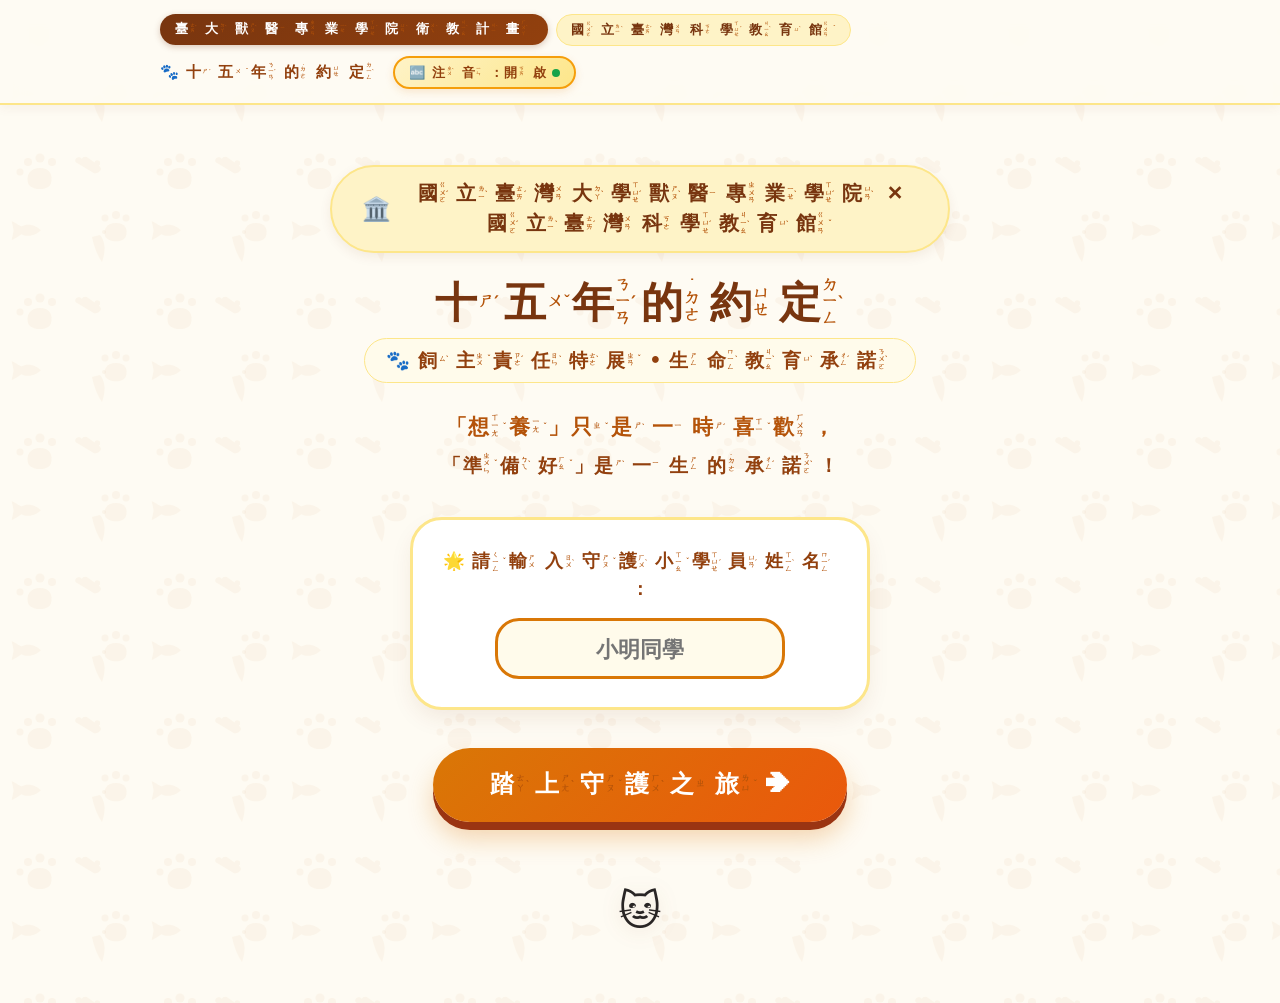
<file: index.html>
<!DOCTYPE html>
<html lang="zh-TW">
<head>
  <meta charset="UTF-8">
  <meta name="viewport" content="width=device-width, initial-scale=1.0, maximum-scale=1.0, user-scalable=no, viewport-fit=cover">
  <title>十五年的約定：飼主責任與長期承諾 | 國立臺灣大學獸醫學系 × 國立臺灣科學教育館</title>
  <style>
    /* ==========================================================================
       國立臺灣大學獸醫專業學院衛教計畫 ✕ 國立臺灣科學教育館
       【風格 B：法式暖陽奶油麵包風】(Warm Butter Bakery Minimal)
       32px 超大蓬鬆圓角、焦糖拿鐵褐、濃郁奶油黃、治癒抹茶綠、純淨溫暖
       ========================================================================== */
    :root {
      --color-primary: #78350f;         /* 焦糖拿鐵褐 */
      --color-primary-hover: #451a03;
      --color-primary-light: #fef3c7;   /* 濃郁奶油黃 */
      --color-warm-wood: #92400e;       /* 烘焙暖棕 */
      --color-accent: #d97706;          /* 陽光琥珀可頌橘 */
      --color-accent-hover: #b45309;
      --color-accent-light: #fffbeb;
      --color-matcha: #15803d;          /* 治癒抹茶綠 */
      --color-matcha-light: #dcfce7;
      --color-correct: #16a34a;         /* ⭕ 抹茶草本綠 */
      --color-wrong: #dc2626;           /* ❌ 莓果紅 */
      --color-fatal: #991b1b;           /* 🚨 警示深紅 */
      --color-bg-main: #fefbf3;         /* 卡士達暖奶油米白底色 */
      --color-surface: #ffffff;
      --color-text-main: #292524;       /* 溫暖深炭咖 */
      --color-text-muted: #57534e;
      --color-border: #fde68a;          /* 柔暖蛋黃邊框 */

      --radius-sm: 16px;
      --radius-md: 24px;
      --radius-lg: 32px;                /* 32px 超大蓬鬆圓角 */
      --radius-full: 9999px;

      --shadow-sm: 0 4px 10px rgba(120, 53, 15, 0.05);
      --shadow-md: 0 10px 24px -4px rgba(120, 53, 15, 0.1);
      --shadow-lg: 0 20px 42px -6px rgba(120, 53, 15, 0.14);
      --shadow-fatal: 0 18px 36px -6px rgba(185, 28, 28, 0.2);
      
      --font-friendly: "PingFang TC", "Noto Sans TC", "Hiragino Sans GB", "Microsoft JhengHei", system-ui, -apple-system, sans-serif;
    }

    *, *::before, *::after {
      box-sizing: border-box;
      margin: 0; padding: 0;
      -webkit-tap-highlight-color: transparent;
    }

    body {
      font-family: var(--font-friendly);
      background-color: var(--color-bg-main);
      /* 全景溫潤奶油小動物圖騰：爪印、骨頭、小魚、胡蘿蔔、愛心 */
      background-image: url("data:image/svg+xml,%3Csvg xmlns='http://www.w3.org/2000/svg' width='140' height='140' viewBox='0 0 140 140'%3E%3Cg fill='%23b45309' fill-opacity='0.038'%3E%3Ccircle cx='28' cy='22' r='4'/%3E%3Ccircle cx='40' cy='18' r='4.5'/%3E%3Ccircle cx='52' cy='22' r='4'/%3E%3Ccircle cx='20' cy='32' r='3.5'/%3E%3Cpath d='M40,28 C30,28 26,35 28,43 C31,51 49,51 51,43 C53,35 50,28 40,28 Z'/%3E%3Cpath d='M95,25 C92,23 88,24 87,27 C85,24 81,24 79,26 C76,29 78,32 80,33 L104,47 C107,48 111,47 113,44 C115,42 114,38 111,37 C113,36 114,32 112,30 C109,28 106,29 105,32 L95,25 Z' transform='scale(0.7) translate(30, 0)'/%3E%3Cpath d='M25,95 C37,89 49,95 55,101 C49,107 37,113 25,107 C19,111 13,115 10,116 L13,101 L10,87 C13,88 19,92 25,95 Z' transform='scale(0.65) translate(8, 38)'/%3E%3Cpath d='M100,95 Q108,105 102,122 Q95,112 92,97 Z'/%3E%3Ccircle cx='104' cy='92' r='2'/%3E%3Ccircle cx='105' cy='78' r='3.5'/%3E%3Ccircle cx='116' cy='75' r='4'/%3E%3Ccircle cx='126' cy='78' r='3.5'/%3E%3Cpath d='M116,83 C107,83 103,89 105,96 C108,103 124,103 126,96 C128,89 125,83 116,83 Z'/%3E%3C/g%3E%3C/svg%3E");
      background-repeat: repeat;
      color: var(--color-text-main);
      line-height: 1.55;
      min-height: 100vh;
      display: flex;
      flex-direction: column;
      -webkit-font-smoothing: antialiased;
      overflow-x: hidden;
      position: relative;
      padding-top: env(safe-area-inset-top);
      padding-bottom: env(safe-area-inset-bottom);
    }

    /* 頂部奶油法式質感導航 */
    .museum-header {
      background-color: rgba(254, 251, 243, 0.94);
      backdrop-filter: blur(12px);
      border-bottom: 2px solid #fde68a;
      padding: 0.85rem 1.25rem;
      position: sticky;
      top: 0;
      z-index: 60;
      box-shadow: var(--shadow-sm);
    }

    .header-content {
      max-width: 960px;
      margin: 0 auto;
      display: flex;
      justify-content: space-between;
      align-items: center;
      flex-wrap: wrap;
      gap: 0.65rem;
    }

    .brand-cluster {
      display: flex;
      align-items: center;
      gap: 0.5rem;
      flex-wrap: wrap;
    }

    .badge-ntuvet {
      background: linear-gradient(135deg, #78350f 0%, #92400e 100%);
      color: #ffffff;
      font-size: 0.82rem;
      font-weight: 900;
      padding: 0.35rem 0.85rem;
      border-radius: var(--radius-full);
      box-shadow: 0 2px 6px rgba(120, 53, 15, 0.25);
      letter-spacing: 0.03em;
    }

    .badge-museum {
      background: #fef3c7;
      color: #78350f;
      font-size: 0.8rem;
      font-weight: 900;
      padding: 0.32rem 0.8rem;
      border-radius: var(--radius-full);
      border: 1.5px solid #fde68a;
    }

    .header-tagline {
      font-size: 0.95rem;
      font-weight: 900;
      color: var(--color-warm-wood);
      display: flex;
      align-items: center;
      gap: 0.35rem;
    }

    /* 頁面專屬動物彩蛋（每頁僅 2 隻、位置種類不重複、純 Emoji 無字樣、不遮擋閱讀） */
    /* 專屬空白處彩蛋容器（每頁僅保留 1 隻，位於卡片下方留白處，絕不遮擋任何文字與交互） */
    .easter-safe-zone {
      display: flex;
      justify-content: center;
      align-items: center;
      margin-top: 1.5rem;
      padding: 0.5rem 0;
      position: relative;
      z-index: 10;
    }

    .easter-pet {
      font-size: 2.6rem;
      cursor: pointer;
      user-select: none;
      filter: drop-shadow(0 4px 10px rgba(120, 53, 15, 0.15));
      transition: transform 0.2s cubic-bezier(0.34, 1.56, 0.64, 1);
      animation: gentleDrift 4s ease-in-out infinite alternate;
      display: inline-block;
      line-height: 1;
    }

    .easter-pet:hover {
      transform: scale(1.3) rotate(8deg);
    }

    .easter-pet:active {
      transform: scale(0.9) rotate(-8deg);
    }

    .easter-pet.bounce {
      animation: jellyBounce 0.6s ease-out;
    }

    @keyframes gentleDrift {
      0% { transform: translateY(0px) rotate(0deg); }
      100% { transform: translateY(-8px) rotate(4deg); }
    }

    @keyframes jellyBounce {
      0% { transform: scale(1); }
      30% { transform: scale(1.45) rotate(-15deg); }
      50% { transform: scale(0.85) rotate(10deg); }
      70% { transform: scale(1.15) rotate(-5deg); }
      100% { transform: scale(1) rotate(0); }
    }

    /* 主內容容器 */
    .main-container {
      flex: 1;
      max-width: 820px;
      width: 100%;
      margin: 0 auto;
      padding: 1.5rem 1.25rem 4rem 1.25rem;
      display: flex;
      flex-direction: column;
      justify-content: center;
      position: relative;
      z-index: 10;
    }

    .screen-view {
      display: none;
      position: relative;
    }
    .screen-view.active {
      display: block;
      animation: popFade 0.3s cubic-bezier(0.16, 1, 0.3, 1);
    }

    @keyframes popFade {
      from { opacity: 0; transform: translateY(12px) scale(0.98); }
      to { opacity: 1; transform: translateY(0) scale(1); }
    }

    /* ==========================================================================
       第 1 幕：重構歡迎首頁 (法式奶油風格 + 32px 蓬鬆圓角 + 漸顯滑入)
       ========================================================================== */
    .welcome-showcase {
      text-align: center;
      padding: 2.25rem 1.25rem;
      max-width: 660px;
      margin: 0 auto;
      position: relative;
    }

    .hero-authority-badge {
      display: inline-flex;
      align-items: center;
      gap: 0.65rem;
      background: #fef3c7;
      color: #78350f;
      border: 2px solid #fde68a;
      padding: 0.75rem 1.85rem;
      border-radius: var(--radius-full);
      font-size: 1.22rem;
      font-weight: 950;
      box-shadow: 0 4px 12px rgba(120, 53, 15, 0.08);
      margin-bottom: 1.4rem;
    }

    .hero-authority-icon {
      font-size: 1.45rem;
    }

    .hero-main-title {
      font-size: 2.65rem;
      font-weight: 950;
      color: #78350f;
      letter-spacing: -0.01em;
      line-height: 1.25;
      margin-bottom: 0.6rem;
    }

    .hero-exhibition-tag {
      display: inline-block;
      font-size: 1.2rem;
      font-weight: 900;
      color: #92400e;
      background: #fffbeb;
      padding: 0.4rem 1.35rem;
      border-radius: var(--radius-full);
      border: 1.5px solid #fde68a;
      margin-bottom: 1.75rem;
    }

    .hero-fade-quote {
      font-size: 1.3rem;
      font-weight: 900;
      color: #b45309;
      line-height: 1.6;
      margin-bottom: 2.35rem;
      opacity: 0;
      animation: fadeInUpQuote 1s 0.35s cubic-bezier(0.16, 1, 0.3, 1) forwards;
    }

    .hero-fade-quote > span {
      display: block;
    }

    .hero-fade-quote .sub-quote {
      color: #92400e;
      font-size: 1.18rem;
      font-weight: 800;
      margin-top: 0.35rem;
    }

    @keyframes fadeInUpQuote {
      from { opacity: 0; transform: translateY(18px); }
      to { opacity: 1; transform: translateY(0); }
    }

    .student-entry-card {
      background: #ffffff;
      border-radius: var(--radius-lg);
      padding: 1.75rem 1.6rem;
      box-shadow: var(--shadow-md);
      border: 3px solid #fde68a;
      max-width: 460px;
      margin: 0 auto 2.35rem auto;
    }

    .student-entry-label {
      font-size: 1.1rem;
      font-weight: 950;
      color: var(--color-warm-wood);
      margin-bottom: 0.95rem;
      display: block;
    }

    .name-input-modern {
      font-size: 1.4rem;
      font-weight: 950;
      padding: 0.9rem 1.35rem;
      border: 3px solid #d97706;
      border-radius: var(--radius-md);
      color: #78350f;
      background-color: #fffbeb;
      width: 100%;
      max-width: 290px;
      text-align: center;
      outline: none;
      transition: all 0.2s ease;
      font-family: inherit;
    }

    .name-input-modern:focus {
      border-color: #78350f;
      background: #ffffff;
      box-shadow: 0 0 0 4px rgba(217, 119, 6, 0.25);
    }

    .btn-hero-journey {
      background: linear-gradient(135deg, #d97706 0%, #ea580c 100%);
      color: #ffffff;
      font-size: 1.48rem;
      font-weight: 950;
      border: none;
      border-radius: var(--radius-full);
      padding: 1.2rem 3.5rem;
      cursor: pointer;
      box-shadow: 0 8px 0 #9a3412, 0 16px 26px rgba(217, 119, 6, 0.3);
      transition: all 0.15s ease;
      min-height: 74px;
      letter-spacing: 0.02em;
    }

    .btn-hero-journey:hover {
      transform: translateY(-2px);
      box-shadow: 0 10px 0 #9a3412, 0 20px 30px rgba(217, 119, 6, 0.35);
    }

    .btn-hero-journey:active {
      transform: translateY(6px);
      box-shadow: 0 2px 0 #9a3412;
    }

    /* ==========================================================================
       第 2 幕：動物夥伴卡片牆 (Pet Selection Screen)
       ========================================================================== */
    .selection-header {
      text-align: center;
      margin-bottom: 1.85rem;
    }

    .selection-title {
      font-size: 1.8rem;
      font-weight: 950;
      color: #78350f;
      margin-bottom: 0.4rem;
    }

    .selection-subtitle {
      font-size: 1.1rem;
      font-weight: 900;
      color: var(--color-warm-wood);
    }

    .pets-grid {
      display: grid;
      grid-template-columns: repeat(auto-fit, minmax(260px, 1fr));
      gap: 1.5rem;
    }

    .pet-card {
      background-color: var(--color-surface);
      border: 3.5px solid #fde68a;
      border-radius: var(--radius-lg);
      padding: 1.85rem 1.35rem;
      text-align: center;
      box-shadow: var(--shadow-sm);
      cursor: pointer;
      transition: all 0.25s cubic-bezier(0.16, 1, 0.3, 1);
      display: flex;
      flex-direction: column;
      justify-content: space-between;
      min-height: 260px;
      position: relative;
      overflow: hidden;
    }

    .pet-card:hover {
      border-color: #d97706;
      transform: translateY(-6px);
      box-shadow: var(--shadow-md);
    }

    .pet-card-avatar {
      font-size: 4.8rem;
      margin-bottom: 0.4rem;
      transition: transform 0.2s ease;
    }

    .pet-card:hover .pet-card-avatar {
      transform: scale(1.15) rotate(6deg);
    }

    .pet-card-name {
      font-size: 1.5rem;
      font-weight: 950;
      color: #78350f;
      margin-bottom: 0.45rem;
    }

    .pet-card-pill {
      display: inline-block;
      font-size: 0.95rem;
      font-weight: 900;
      padding: 0.35rem 0.95rem;
      border-radius: var(--radius-full);
      background-color: #fef3c7;
      color: #92400e;
      border: 1.5px solid #fde68a;
    }

    .pet-btn-pick {
      margin-top: 1.35rem;
      background: linear-gradient(135deg, #d97706 0%, #ea580c 100%);
      color: #fff;
      font-size: 1.2rem;
      font-weight: 950;
      border: none;
      border-radius: var(--radius-md);
      padding: 0.9rem 1rem;
      cursor: pointer;
      box-shadow: 0 6px 0 #9a3412;
      width: 100%;
      transition: all 0.15s ease;
    }

    .pet-btn-pick:active {
      transform: translateY(4px);
      box-shadow: 0 2px 0 #9a3412;
    }

    /* ==========================================================================
       第 3 幕：生命考驗答題室 (守護愛心生命條 + 扣心碎裂動畫)
       ========================================================================== */
    .game-navbar {
      display: flex;
      justify-content: space-between;
      align-items: center;
      margin-bottom: 1.35rem;
      background: #ffffff;
      padding: 0.85rem 1.35rem;
      border-radius: var(--radius-md);
      box-shadow: var(--shadow-sm);
      border: 3px solid #fde68a;
    }

    .btn-back-home {
      background: #fef3c7;
      border: 2px solid #fde68a;
      border-radius: var(--radius-sm);
      padding: 0.55rem 1.1rem;
      font-size: 1.05rem;
      font-weight: 950;
      color: #78350f;
      cursor: pointer;
      display: flex;
      align-items: center;
      gap: 0.45rem;
      transition: all 0.15s ease;
    }

    .btn-back-home:hover {
      background: #fde68a;
    }

    .pet-status-pill {
      font-size: 1.15rem;
      font-weight: 950;
      display: flex;
      align-items: center;
      gap: 0.55rem;
      color: #78350f;
    }

    /* 守護愛心生命條 */
    .hearts-container {
      display: inline-flex;
      align-items: center;
      gap: 0.45rem;
      position: relative;
      background: #fff1f2;
      border: 2.5px solid #fecdd3;
      padding: 0.35rem 0.95rem;
      border-radius: var(--radius-full);
    }

    .heart-item {
      font-size: 1.65rem;
      display: inline-block;
      transition: all 0.3s cubic-bezier(0.16, 1, 0.3, 1);
      transform-origin: center;
      line-height: 1;
    }

    .heart-item.active {
      filter: drop-shadow(0 2px 5px rgba(220, 38, 38, 0.45));
    }

    .heart-item.lost {
      opacity: 0.35;
      filter: grayscale(100%);
      transform: scale(0.85);
    }

    .heart-item.breaking {
      animation: heartShatter 0.85s forwards ease-out;
    }

    @keyframes heartShatter {
      0% { transform: scale(1) rotate(0); filter: drop-shadow(0 0 0 transparent); }
      25% { transform: scale(2) rotate(-22deg); filter: drop-shadow(0 0 16px #dc2626); }
      50% { transform: scale(1.6) rotate(16deg); }
      75% { transform: scale(1.1) translateY(8px); opacity: 0.8; }
      100% { transform: scale(0.85) translateY(0); opacity: 0.35; filter: grayscale(100%); }
    }

    .float-penalty-badge {
      position: absolute;
      top: -28px;
      right: 0;
      background: #dc2626;
      color: #ffffff;
      font-size: 0.92rem;
      font-weight: 950;
      padding: 0.25rem 0.75rem;
      border-radius: var(--radius-full);
      pointer-events: none;
      opacity: 0;
      box-shadow: 0 4px 14px rgba(220, 38, 38, 0.45);
      white-space: nowrap;
      z-index: 10;
    }

    .float-penalty-badge.show {
      animation: floatPenaltyAnim 1.2s forwards cubic-bezier(0.16, 1, 0.3, 1);
    }

    @keyframes floatPenaltyAnim {
      0% { opacity: 0; transform: translateY(8px) scale(0.6); }
      25% { opacity: 1; transform: translateY(-8px) scale(1.2); }
      75% { opacity: 1; transform: translateY(-16px) scale(1); }
      100% { opacity: 0; transform: translateY(-28px) scale(0.8); }
    }

    .card-scene.shake {
      animation: screenShake 0.5s ease-in-out;
    }

    @keyframes screenShake {
      0%, 100% { transform: translateX(0); }
      15% { transform: translateX(-9px) rotate(-1.5deg); }
      35% { transform: translateX(9px) rotate(1.5deg); }
      55% { transform: translateX(-6px); }
      75% { transform: translateX(6px); }
    }

    /* 3D 翻轉卡片系統 */
    .card-scene {
      perspective: 1000px;
      min-height: 465px;
      position: relative;
    }

    .flipper {
      position: relative;
      width: 100%;
      height: 100%;
      min-height: 465px;
      transition: transform 0.6s cubic-bezier(0.4, 0, 0.2, 1);
      transform-style: preserve-3d;
    }

    .flipper.is-flipped {
      transform: rotateY(180deg);
    }

    .card-face {
      position: absolute;
      top: 0;
      left: 0;
      width: 100%;
      height: 100%;
      min-height: 465px;
      backface-visibility: hidden;
      border-radius: var(--radius-lg);
      padding: 1.75rem 1.6rem 1.6rem;
      box-shadow: var(--shadow-md);
      border: 3.5px solid #fde68a;
      display: flex;
      flex-direction: column;
      justify-content: space-between;
      box-sizing: border-box;
    }

    .card-front {
      background-color: var(--color-surface);
      justify-content: space-evenly;
    }

    .question-progress-tag {
      display: inline-block;
      font-size: 1.05rem;
      font-weight: 950;
      color: #92400e;
      background: #fef3c7;
      padding: 0.35rem 1.15rem;
      border-radius: var(--radius-full);
      margin-bottom: 0.45rem;
      border: 1.5px solid #fde68a;
    }

    .question-emoji {
      font-size: 4.0rem;
      text-align: center;
      margin-bottom: 0.35rem;
    }

    .question-text {
      font-size: 2.05rem;
      font-weight: 950;
      text-align: center;
      line-height: 1.42;
      margin-bottom: 0.45rem;
      color: #0f172a;
      max-width: 98%;
      margin-left: auto;
      margin-right: auto;
    }

    /* 長題目自動縮放字級，杜絕超出膠囊卡片 */
    .question-text.is-long {
      font-size: 1.72rem;
      line-height: 1.38;
      margin-bottom: 0.35rem;
    }

    /* ⭕ / ❌ 是非大按鈕 */
    .ox-container {
      display: grid;
      grid-template-columns: 1fr 1fr;
      gap: 1.35rem;
      width: 100%;
    }

    .btn-ox {
      display: flex;
      flex-direction: column;
      align-items: center;
      justify-content: center;
      gap: 0.45rem;
      padding: 1.25rem 0.95rem;
      font-size: 1.55rem;
      font-weight: 950;
      border-radius: 22px;
      cursor: pointer;
      border: none;
      min-height: 135px;
      transition: all 0.15s ease;
      font-family: inherit;
    }

    .btn-ox-text {
      white-space: nowrap;
      font-size: 1.55rem;
      font-weight: 950;
    }

    .btn-ox-correct {
      background-color: #f0fdf4;
      color: var(--color-correct);
      border: 3.5px solid #86efac;
      box-shadow: 0 7px 0 #22c55e;
    }

    .btn-ox-correct:hover {
      background-color: #dcfce7;
    }

    .btn-ox-correct:active {
      transform: translateY(5px);
      box-shadow: 0 2px 0 #22c55e;
    }

    .btn-ox-wrong {
      background-color: #fef2f2;
      color: var(--color-wrong);
      border: 3.5px solid #fca5a5;
      box-shadow: 0 7px 0 #ef4444;
    }

    .btn-ox-wrong:hover {
      background-color: #fee2e2;
    }

    .btn-ox-wrong:active {
      transform: translateY(5px);
      box-shadow: 0 2px 0 #ef4444;
    }

    .ox-icon {
      font-size: 4.0rem;
      line-height: 1;
    }

    /* 雙圖卡選擇題容器 */
    .pic-choice-container {
      display: grid;
      grid-template-columns: 1fr 1fr;
      gap: 1.35rem;
      width: 100%;
    }

    .btn-pic-card {
      background-color: #fff;
      border: 3.5px solid #fde68a;
      border-radius: 22px;
      padding: 1.2rem 1rem;
      display: flex;
      flex-direction: column;
      align-items: center;
      justify-content: center;
      cursor: pointer;
      box-shadow: 0 6px 0 #d97706;
      transition: all 0.15s ease;
      min-height: 142px;
      font-family: inherit;
    }

    .btn-pic-card:hover {
      border-color: #d97706;
      background: #fffbeb;
    }

    .btn-pic-card:active {
      transform: translateY(4px);
      box-shadow: 0 2px 0 #d97706;
    }

    .pic-emoji {
      font-size: 3.5rem;
      margin-bottom: 0.45rem;
      line-height: 1;
    }

    .pic-label {
      font-size: 1.32rem;
      font-weight: 950;
      color: #451a03;
      text-align: center;
      line-height: 1.4;
    }

    /* 卡牌背面 (臺大獸醫系小叮嚀：字大、緊湊、無多餘留白) */
    .card-back {
      transform: rotateY(180deg);
      background: linear-gradient(180deg, #fffdf8 0%, #ffffff 100%);
      text-align: center;
      padding: 1.85rem 1.6rem;
      justify-content: space-between;
    }

    .result-announcement {
      font-size: 2.2rem;
      font-weight: 950;
      margin-bottom: 0.85rem;
    }

    .result-correct { color: var(--color-correct); }
    .result-wrong { color: var(--color-wrong); }

    .vet-golden-box {
      background-color: #fefce8;
      border: 3.5px solid #fef08a;
      border-radius: 20px;
      padding: 1.55rem 1.45rem;
      margin-bottom: 1.45rem;
      text-align: left;
      box-shadow: 0 4px 14px rgba(120, 53, 15, 0.06);
    }

    .vet-badge-title {
      font-size: 1.38rem;
      font-weight: 950;
      color: #78350f;
      margin-bottom: 0.65rem;
      display: flex;
      align-items: center;
      gap: 0.45rem;
    }

    .vet-golden-text {
      font-size: 1.52rem;
      font-weight: 900;
      color: #78350f;
      line-height: 1.62;
    }

    .btn-next-question {
      background: linear-gradient(135deg, #d97706 0%, #ea580c 100%);
      color: #fff;
      border: none;
      border-radius: 18px;
      padding: 1.2rem;
      font-size: 1.45rem;
      font-weight: 950;
      cursor: pointer;
      width: 100%;
      min-height: 68px;
      box-shadow: 0 7px 0 #9a3412;
      transition: all 0.15s ease;
      font-family: inherit;
    }

    .btn-next-question:active {
      transform: translateY(4px);
      box-shadow: 0 3px 0 #9a3412;
    }

    .fatal-warning-badge {
      display: inline-block;
      background: #fef2f2;
      color: #dc2626;
      border: 2px solid #f87171;
      padding: 0.48rem 1.2rem;
      border-radius: var(--radius-full);
      font-size: 1.08rem;
      font-weight: 950;
      margin-bottom: 1.1rem;
      animation: pulse 1s infinite alternate;
    }

    @keyframes pulse {
      from { transform: scale(1); }
      to { transform: scale(1.04); }
    }

    /* ==========================================================================
       第 4 幕：守護榮譽結業證書 (S/A/B 正常過關結算 + 真實下載圖片)
       ========================================================================== */
    .cert-box {
      background: #ffffff;
      border: 5px double #b45309;
      border-radius: var(--radius-lg);
      padding: 2.35rem 1.85rem;
      text-align: center;
      box-shadow: var(--shadow-lg);
      position: relative;
      overflow: hidden;
    }

    .cert-corner-decor {
      position: absolute;
      font-size: 3.2rem;
      opacity: 0.12;
      user-select: none;
      pointer-events: none;
    }
    .cert-decor-tl { top: 10px; left: 14px; }
    .cert-decor-tr { top: 10px; right: 14px; }
    .cert-decor-bl { bottom: 10px; left: 14px; }
    .cert-decor-br { bottom: 10px; right: 14px; }

    .cert-heading {
      font-size: 1.95rem;
      font-weight: 950;
      color: #78350f;
      margin-bottom: 0.35rem;
    }

    .cert-dept-tag {
      display: inline-block;
      font-size: 0.98rem;
      font-weight: 950;
      color: #78350f;
      background: #fef3c7;
      border: 2px solid #fde68a;
      padding: 0.35rem 1rem;
      border-radius: var(--radius-full);
      margin-bottom: 1.35rem;
    }

    .cert-user-banner {
      font-size: 1.3rem;
      font-weight: 800;
      margin-bottom: 1.5rem;
    }

    .highlight-name {
      color: #d97706;
      font-size: 1.6rem;
      border-bottom: 3.5px solid #d97706;
      padding: 0 0.45rem;
    }

    .grade-badge-card {
      background: #fffbeb;
      border: 4px solid #fde68a;
      border-radius: var(--radius-lg);
      padding: 1.45rem;
      max-width: 390px;
      margin: 0 auto 1.5rem auto;
      box-shadow: var(--shadow-sm);
    }

    .grade-letter {
      font-size: 5rem;
      font-weight: 950;
      color: #b45309;
      line-height: 1;
    }

    .grade-title {
      font-size: 1.55rem;
      font-weight: 950;
      color: #78350f;
      margin-top: 0.4rem;
    }

    .advice-card {
      background: #fefce8;
      border-left: 6px solid #d97706;
      border-radius: 0 var(--radius-md) var(--radius-md) 0;
      padding: 1.25rem 1.45rem;
      text-align: left;
      margin-bottom: 1.85rem;
    }

    .advice-title {
      font-size: 1.2rem;
      font-weight: 950;
      color: #78350f;
      margin-bottom: 0.45rem;
    }

    .advice-text {
      font-size: 1.22rem;
      font-weight: 800;
      color: #92400e;
      line-height: 1.55;
    }

    .cert-btn-group {
      display: flex;
      justify-content: center;
      gap: 1.2rem;
      flex-wrap: wrap;
    }

    .btn-cert {
      font-size: 1.2rem;
      font-weight: 950;
      padding: 1.05rem 2.15rem;
      border-radius: var(--radius-md);
      cursor: pointer;
      border: none;
      min-height: 60px;
      transition: all 0.15s ease;
      font-family: inherit;
    }

    .btn-cert-download {
      background: linear-gradient(135deg, #d97706 0%, #ea580c 100%);
      color: #fff;
      box-shadow: 0 6px 0 #9a3412;
    }

    .btn-cert-download:active {
      transform: translateY(3px);
      box-shadow: 0 3px 0 #9a3412;
    }

    .btn-cert-replay {
      background: #fef3c7;
      color: #78350f;
      border: 2.5px solid #fde68a;
      box-shadow: 0 6px 0 #d97706;
    }

    .btn-cert-replay:active {
      transform: translateY(3px);
      box-shadow: 0 3px 0 #d97706;
    }

    /* ==========================================================================
       第 5 幕：【🚨 守護失敗】不及格飼主警告證書 (Game Over Screen)
       ========================================================================== */
    .fatal-box {
      background: #ffffff;
      border: 5px solid var(--color-fatal);
      border-radius: var(--radius-lg);
      padding: 2.35rem 1.85rem;
      text-align: center;
      box-shadow: var(--shadow-fatal);
      position: relative;
      overflow: hidden;
    }

    .fatal-tombstone {
      font-size: 5rem;
      margin-bottom: 0.4rem;
      animation: shake 0.6s ease-in-out;
    }

    .fatal-heading {
      font-size: 2rem;
      font-weight: 950;
      color: var(--color-fatal);
      margin-bottom: 0.4rem;
    }

    .fatal-dept-tag {
      display: inline-block;
      font-size: 0.98rem;
      font-weight: 950;
      color: #991b1b;
      background: #fef2f2;
      border: 2px solid #fecaca;
      padding: 0.35rem 1rem;
      border-radius: var(--radius-full);
      margin-bottom: 1.35rem;
    }

    .fatal-banner {
      font-size: 1.3rem;
      font-weight: 950;
      color: #450a0a;
      background: #fef2f2;
      border: 2px dashed #fca5a5;
      padding: 1rem 1.35rem;
      border-radius: var(--radius-md);
      margin-bottom: 1.5rem;
      line-height: 1.5;
    }

    .fatal-grade-badge {
      background: #fef2f2;
      border: 4px solid #dc2626;
      border-radius: var(--radius-lg);
      padding: 1.45rem;
      max-width: 390px;
      margin: 0 auto 1.5rem auto;
    }

    .fatal-grade-letter {
      font-size: 5.2rem;
      font-weight: 950;
      color: #dc2626;
      line-height: 1;
    }

    .fatal-grade-title {
      font-size: 1.55rem;
      font-weight: 950;
      color: #991b1b;
      margin-top: 0.4rem;
    }

    .fatal-warning-card {
      background: #fff5f5;
      border-left: 6px solid #dc2626;
      border-radius: 0 var(--radius-md) var(--radius-md) 0;
      padding: 1.25rem 1.45rem;
      text-align: left;
      margin-bottom: 1.85rem;
    }

    .fatal-warning-title {
      font-size: 1.2rem;
      font-weight: 950;
      color: #991b1b;
      margin-bottom: 0.45rem;
      display: flex;
      align-items: center;
      gap: 0.45rem;
    }

    .fatal-warning-text {
      font-size: 1.22rem;
      font-weight: 800;
      color: #7f1d1d;
      line-height: 1.55;
    }

    .btn-fatal-retry {
      background: linear-gradient(135deg, #dc2626 0%, #b91c1c 100%);
      color: #ffffff;
      font-size: 1.38rem;
      font-weight: 950;
      border: none;
      border-radius: var(--radius-md);
      padding: 1.2rem 2.6rem;
      cursor: pointer;
      box-shadow: 0 7px 0 #7f1d1d;
      transition: all 0.15s ease;
      min-height: 70px;
      width: 100%;
      max-width: 430px;
      font-family: inherit;
    }

    .btn-fatal-retry:active {
      transform: translateY(4px);
      box-shadow: 0 3px 0 #7f1d1d;
    }

    /* 手機端 RWD 深度相容優化 (Mobile First-Class) */
    @media (max-width: 640px) {
      .museum-header {
        padding: 0.5rem 0.75rem;
      }
      .header-content {
        gap: 0.35rem;
      }
      .brand-cluster {
        gap: 0.35rem;
      }
      .badge-ntuvet, .badge-museum {
        font-size: 0.68rem;
        padding: 0.2rem 0.5rem;
      }
      .btn-zhuyin-toggle {
        padding: 0.28rem 0.6rem;
        font-size: 0.78rem;
      }
      .main-container {
        padding: 0.65rem 0.75rem 2.5rem 0.75rem;
      }
      .hero-box {
        padding: 1.5rem 1rem;
      }
      .hero-crest {
        font-size: 2.8rem;
        margin-bottom: 0.35rem;
      }
      .hero-main-title {
        font-size: 1.65rem;
        letter-spacing: -0.01em;
      }
      .hero-tagline-capsule {
        font-size: 0.85rem;
        padding: 0.25rem 0.75rem;
      }
      .hero-fade-quote {
        font-size: 1.05rem;
        margin: 1rem auto 1.5rem auto;
      }
      .btn-hero-journey {
        font-size: 1.18rem;
        padding: 0.85rem 1.5rem;
        width: 100%;
        min-height: 56px;
      }
      .game-navbar {
        padding: 0.45rem 0.65rem;
        gap: 0.35rem;
        margin-bottom: 0.75rem;
        border-radius: 14px;
      }
      .btn-back-home {
        padding: 0.35rem 0.55rem;
        font-size: 0.85rem;
        white-space: nowrap;
      }
      .pet-status-pill {
        font-size: 0.88rem;
        padding: 0.3rem 0.6rem;
        gap: 0.25rem;
        white-space: nowrap;
      }
      .hearts-container {
        padding: 0.2rem 0.5rem;
        gap: 0.2rem;
      }
      .heart-item {
        font-size: 1.18rem;
      }
      .pets-grid {
        grid-template-columns: 1fr;
        gap: 0.85rem;
      }
      .pet-card {
        padding: 1rem 1rem;
        min-height: 170px;
      }
      .card-scene, .flipper {
        min-height: 380px;
      }
      .card-face {
        padding: 1.1rem 0.9rem;
        min-height: 380px;
        display: flex;
        flex-direction: column;
        justify-content: space-between;
      }
      .card-front {
        justify-content: space-between;
      }
      .question-progress-tag {
        font-size: 0.88rem;
        padding: 0.25rem 0.75rem;
      }
      .question-emoji {
        font-size: 2.8rem;
        margin: 0.15rem 0 0.25rem 0;
      }
      .question-text {
        font-size: 1.35rem;
        font-weight: 900;
        margin-bottom: 0.5rem;
        line-height: 1.6;
      }
      .question-text.is-long {
        font-size: 1.22rem;
        line-height: 1.55;
        margin-bottom: 0.4rem;
      }
      .ox-container, .pic-choice-container {
        gap: 0.65rem;
        margin-top: auto;
      }
      .btn-ox {
        min-height: 100px;
        padding: 0.75rem 0.45rem;
        gap: 0.25rem;
        border-radius: 16px;
      }
      .btn-ox-text {
        font-size: clamp(0.88rem, 2.9vw, 1.05rem);
        font-weight: 900;
        white-space: normal;
        word-break: break-word;
        text-align: center;
        line-height: 1.3;
      }
      .ox-icon {
        font-size: 2.4rem;
      }
      .btn-pic-card {
        padding: 0.75rem 0.5rem;
        min-height: 108px;
        border-radius: 16px;
        gap: 0.25rem;
      }
      .pic-emoji {
        font-size: 2.4rem;
        margin-bottom: 0.2rem;
      }
      .pic-label {
        font-size: clamp(0.85rem, 2.9vw, 1.02rem);
        font-weight: 900;
        line-height: 1.35;
        color: #451a03;
        white-space: normal;
        word-break: break-word;
        text-align: center;
      }
      .card-back {
        padding: 1.1rem 0.9rem;
        justify-content: space-between;
      }
      .result-announcement {
        font-size: 1.45rem;
        font-weight: 900;
        margin-bottom: 0.45rem;
      }
      .vet-golden-box {
        padding: 0.95rem 0.85rem;
        margin-bottom: 0.75rem;
        border-radius: 16px;
      }
      .vet-badge-title {
        font-size: 1.05rem;
        font-weight: 900;
        margin-bottom: 0.35rem;
      }
      .vet-golden-text {
        font-size: clamp(0.98rem, 3.2vw, 1.15rem);
        font-weight: 800;
        line-height: 1.7;
      }
      .btn-next-question {
        min-height: 52px;
        font-size: 1.18rem;
        font-weight: 900;
        padding: 0.75rem 1rem;
        border-radius: 16px;
      }
      .cert-box, .fatal-box {
        padding: 1.35rem 0.9rem;
      }
      .cert-heading, .fatal-heading {
        font-size: 1.35rem;
      }
      .grade-letter, .fatal-grade-letter {
        font-size: 3.2rem;
      }
      .cert-btn-group {
        flex-direction: column;
        gap: 0.5rem;
      }
      .btn-cert, .btn-fatal-retry {
        width: 100%;
        min-height: 48px;
        font-size: 1.05rem;
        padding: 0.75rem 1rem;
      }
      .easter-safe-zone {
        margin-top: 0.85rem;
        padding: 0.25rem 0;
      }
      .easter-pet {
        font-size: 1.8rem;
      }
      .cert-meta-info {
        padding: 0.6rem 0.75rem;
        font-size: 0.82rem;
        margin-bottom: 1rem;
      }
      .cert-meta-row {
        flex-direction: column;
        align-items: flex-start;
        gap: 0.25rem;
      }
    }

    #certCanvas {
      display: none;
    }

    /* 結業證書核發認證資訊區塊 */
    .cert-meta-info {
      background-color: #f8fafc;
      border: 1.5px dashed #cbd5e1;
      border-radius: 12px;
      padding: 0.75rem 1rem;
      margin-bottom: 1.25rem;
      font-size: 0.88rem;
      color: #64748b;
      display: flex;
      flex-direction: column;
      gap: 0.35rem;
      text-align: left;
    }
    .cert-meta-row {
      display: flex;
      justify-content: space-between;
      align-items: center;
      flex-wrap: wrap;
      gap: 0.5rem;
    }
    .cert-meta-row strong {
      color: var(--color-primary);
      font-weight: 800;
    }
    .cert-meta-issuer {
      font-size: 0.8rem;
      color: #94a3b8;
      text-align: center;
      border-top: 1px solid #e2e8f0;
      padding-top: 0.35rem;
      margin-top: 0.2rem;
    }

    /* ==========================================================================
       教育部標準：漢字右側注音排版 (Taiwan Textbook Zhuyin Right-side System)
       ========================================================================== */
    .zy-w {
      display: inline-flex;
      align-items: center;
      vertical-align: baseline;
      margin: 0 1.2px;
      line-height: 1.8;
    }
    .zy-c {
      font-size: 1em;
      font-weight: inherit;
      color: inherit;
      line-height: 1;
    }
    .zy-r {
      display: inline-grid;
      grid-template-columns: auto 7px;
      align-items: center;
      margin-left: 1.5px;
      margin-right: 1px;
      user-select: none;
      font-family: -apple-system, "PingFang TC", "Hiragino Sans CNS", "Microsoft JhengHei", sans-serif;
      line-height: 1;
      transform: translateY(-0.05em);
    }
    .zy-b {
      display: flex;
      flex-direction: column;
      align-items: center;
      justify-content: center;
      font-size: 0.38em;
      font-weight: 800;
      line-height: 1.05;
      color: #b45309; /* 琥珀焦糖拿鐵色 */
      letter-spacing: -0.04em;
    }
    .zy-t {
      display: flex;
      flex-direction: column;
      justify-content: space-around;
      height: 100%;
      font-size: 0.36em;
      font-weight: 900;
      color: #b45309;
      line-height: 1;
      margin-left: 0.5px;
    }
    .zy-t .tone-2 { align-self: flex-start; margin-top: 1px; }
    .zy-t .tone-3 { align-self: flex-end; margin-bottom: 1px; }
    .zy-t .tone-4 { align-self: flex-start; margin-top: 1px; }
    .zy-light {
      font-size: 0.9em;
      font-weight: 900;
      color: #b45309;
      margin-bottom: -2px;
      line-height: 0.8;
    }

    /* 關閉注音模式：100% 回歸原生行內文字流，消除硬性 inline-flex 與人工空隙 */
    body.zhuyin-off .zy-w {
      display: inline !important;
      margin: 0 !important;
      line-height: inherit !important;
    }
    body.zhuyin-off .zy-r {
      display: none !important;
    }

    /* 榮譽結業證書與警告頁：永久保持官方莊嚴正式排版，不顯示注音 */
    #screen-cert .zy-r,
    #screen-fatal .zy-r {
      display: none !important;
    }
    #screen-cert .zy-w,
    #screen-fatal .zy-w {
      display: inline !important;
      margin: 0 !important;
      line-height: inherit !important;
    }

    /* 頂部導航列工具區 */
    .header-tools-cluster {
      display: flex;
      align-items: center;
      gap: 0.75rem;
      flex-wrap: wrap;
    }

    /* 頂部導航列注音模式切換鈕 */
    .btn-zhuyin-toggle {
      display: inline-flex;
      align-items: center;
      gap: 6px;
      background: linear-gradient(135deg, #fef3c7 0%, #fde68a 100%);
      border: 2px solid #f59e0b;
      border-radius: var(--radius-full);
      padding: 0.35rem 0.9rem;
      font-size: 0.82rem;
      font-weight: 900;
      color: #92400e;
      cursor: pointer;
      box-shadow: 0 3px 8px rgba(217, 119, 6, 0.16);
      transition: all 0.2s ease;
      user-select: none;
    }
    .btn-zhuyin-toggle:hover {
      transform: translateY(-1px);
      box-shadow: 0 5px 12px rgba(217, 119, 6, 0.24);
    }
    .btn-zhuyin-toggle:active {
      transform: translateY(1px);
    }
    .btn-zhuyin-toggle .status-dot {
      display: inline-block;
      width: 8px;
      height: 8px;
      border-radius: 50%;
      background-color: #16a34a; /* 綠色：開啟中 */
    }
    body.zhuyin-off .btn-zhuyin-toggle {
      background: #f1f5f9;
      border-color: #cbd5e1;
      color: #64748b;
      box-shadow: none;
    }
    body.zhuyin-off .btn-zhuyin-toggle .status-dot {
      background-color: #94a3b8; /* 灰色：關閉中 */
    }

  </style>
</head>
<body>

  <!-- 頂部雙品牌導航 -->
  <header class="museum-header">
    <div class="header-content">
      <div class="brand-cluster">
        <span class="badge-ntuvet">臺大獸醫專業學院衛教計畫</span>
        <span class="badge-museum">國立臺灣科學教育館</span>
      </div>
      <div class="header-tools-cluster">
        <div class="header-tagline">
          <span>🐾</span>
          <span>十五年的約定</span>
        </div>
        <button id="btn-zhuyin-toggle" class="btn-zhuyin-toggle" onclick="toggleZhuyinMode()" aria-label="切換注音模式">
          <span>🔤</span>
          <span id="ui-zhuyin-label">注音：開啟</span>
          <span class="status-dot"></span>
        </button>
      </div>
    </div>
  </header>

  <main class="main-container">
    
    <!-- 第 1 幕：重構獨立歡迎首頁 (法式奶油風格 + 32px 蓬鬆圓角 + 漸顯滑入) -->
    <section id="screen-welcome" class="screen-view active">
      <div class="welcome-showcase">
        
        <!-- 巨大化臺大獸醫專業學院橫幅 -->
        <div class="hero-authority-badge">
          <span class="hero-authority-icon">🏛️</span>
          <span>國立臺灣大學獸醫專業學院 ✕ 國立臺灣科學教育館</span>
        </div>

        <h1 class="hero-main-title">十五年的約定</h1>
        <div class="hero-exhibition-tag">🐾 飼主責任特展 • 生命教育承諾</div>

        <!-- 進場漸顯滑入金句 -->
        <div class="hero-fade-quote">
          <span>「想養」只是一時喜歡，</span>
          <span class="sub-quote">「準備好」是一生的承諾！</span>
        </div>

        <!-- 學員登記卡片 -->
        <div class="student-entry-card">
          <label class="student-entry-label" for="player-name-input">🌟 請輸入守護小學員姓名：</label>
          <input type="text" id="player-name-input" class="name-input-modern" maxlength="8" placeholder="小明同學" value="">
        </div>

        <button class="btn-hero-journey" onclick="goToSelectScreen()">
          踏上守護之旅 ➔
        </button>
      </div>
      <!-- 專屬空白處彩蛋：單一寵物互動，絕不遮擋任何文字與交互 -->
      <div class="easter-safe-zone">
        <div class="easter-pet" onclick="playEasterPet('cat', this)" title="點我聽叫聲！">🐱</div>
      </div>
    </section>

    <!-- 第 2 幕：挑選動物夥伴 (Pet Selection Screen) -->
    <section id="screen-select" class="screen-view">
      <div class="selection-header">
        <h2 class="selection-title">🐾 請挑選一位動物夥伴，守護牠一生：</h2>
        <p class="selection-subtitle">每個生命都有專屬的陪伴歲月與考驗！</p>
      </div>

      <div class="pets-grid">
        <div class="pet-card" onclick="selectPet('dog')">
          <div>
            <div class="pet-card-avatar">🐕</div>
            <h3 class="pet-card-name">米克斯汪汪</h3>
            <span class="pet-card-pill">守護承諾：15 年 (共 7 關)</span>
          </div>
          <button class="pet-btn-pick">認養狗狗 ➔</button>
        </div>

        <div class="pet-card" onclick="selectPet('cat')">
          <div>
            <div class="pet-card-avatar">🐈</div>
            <h3 class="pet-card-name">虎斑喵喵</h3>
            <span class="pet-card-pill">守護承諾：16 年 (共 7 關)</span>
          </div>
          <button class="pet-btn-pick">認養貓咪 ➔</button>
        </div>

        <div class="pet-card" onclick="selectPet('rabbit')">
          <div>
            <div class="pet-card-avatar">🐇</div>
            <h3 class="pet-card-name">垂耳兔兔</h3>
            <span class="pet-card-pill">守護承諾：10 年 (共 7 關)</span>
          </div>
          <button class="pet-btn-pick">認養兔兔 ➔</button>
        </div>

        <div class="pet-card" onclick="selectPet('hamster')">
          <div>
            <div class="pet-card-avatar">🐹</div>
            <h3 class="pet-card-name">三線倉鼠</h3>
            <span class="pet-card-pill">守護承諾：3 年 (共 7 關)</span>
          </div>
          <button class="pet-btn-pick">認養倉鼠 ➔</button>
        </div>
      </div>
      <!-- 專屬空白處彩蛋：單一寵物互動，絕不遮擋任何文字與交互 -->
      <div class="easter-safe-zone">
        <div class="easter-pet" onclick="playEasterPet('dog', this)" title="點我聽叫聲！">🐶</div>
      </div>
    </section>

    <!-- 第 3 幕：生命考驗答題室 (守護愛心生命條 + 扣心碎裂動畫) -->
    <section id="screen-game" class="screen-view">
      <div class="game-navbar">
        <button class="btn-back-home" onclick="confirmQuitToHome()">🏠 回首頁</button>
        <div class="pet-status-pill">
          <span id="ui-pet-avatar" style="font-size:1.6rem;">🐕</span>
          <span id="ui-pet-year" style="color:var(--color-primary);">第 1 題</span>
        </div>
        <!-- 守護愛心生命條 -->
        <div class="hearts-container" id="ui-hearts-container">
          <span class="heart-item active" id="heart-0">❤️</span>
          <span class="heart-item active" id="heart-1">❤️</span>
          <span class="heart-item active" id="heart-2">❤️</span>
          <div class="float-penalty-badge" id="ui-float-penalty">-1 ❤️ 守護愛心</div>
        </div>
      </div>

      <div class="card-scene">
        <div class="flipper" id="card-flipper">
          
          <!-- 正面題目卡 -->
          <div class="card-face card-front">
            <div>
              <div style="text-align:center;">
                <span class="question-progress-tag" id="ui-q-tag">第 1 / 7 關考驗</span>
              </div>
              <div class="question-emoji" id="ui-q-emoji">🌙</div>
              <h3 class="question-text" id="ui-q-text">題目載入中...</h3>
            </div>

            <div id="ui-options-wrapper" class="ox-container"></div>
          </div>

          <!-- 背面解答卡 (臺大獸醫系小叮嚀：字大、無留白) -->
          <div class="card-face card-back">
            <div>
              <div class="result-announcement" id="ui-result-title">✅ 答對了！太棒了！</div>
              <div id="ui-fatal-badge-wrap"></div>
              
              <div class="vet-golden-box">
                <div class="vet-badge-title">🩺 臺大獸醫系小叮嚀：</div>
                <p class="vet-golden-text" id="ui-vet-tip">衛教小金句載入中...</p>
              </div>
            </div>

            <button class="btn-next-question" id="ui-btn-next" onclick="nextQuestion()">
              下一題 ➔
            </button>
          </div>

        </div>
      </div>
      <!-- 專屬空白處彩蛋：單一寵物互動，絕不遮擋任何文字與交互 -->
      <div class="easter-safe-zone">
        <div class="easter-pet" onclick="playEasterPet('rabbit', this)" title="點我聽叫聲！">🐰</div>
      </div>
    </section>

    <!-- 第 4 幕：守護榮譽結業證書 (S/A/B 正常過關結算 + 真實下載圖片) -->
    <section id="screen-cert" class="screen-view">
      <div class="cert-box">
        <div class="cert-corner-decor cert-decor-tl">🐾</div>
        <div class="cert-corner-decor cert-decor-tr">🦴</div>
        <div class="cert-corner-decor cert-decor-bl">🐟</div>
        <div class="cert-corner-decor cert-decor-br">🐾</div>

        <h2 class="cert-heading">🏆 特派良善飼主榮譽結業證書</h2>
        <div class="cert-dept-tag">國立臺灣大學獸醫學系 ✕ 國立臺灣科學教育館 聯合頒發</div>

        <div class="cert-user-banner">
          小學員 <strong class="highlight-name" id="ui-cert-player">小明同學</strong> 成功守護
          <strong style="color:var(--color-accent);" id="ui-cert-pet">米克斯汪汪</strong> 終老！
        </div>

        <div class="grade-badge-card">
          <div class="grade-letter" id="ui-cert-grade">S</div>
          <div class="grade-title" id="ui-cert-title">🌟 金牌典範小獸醫</div>
        </div>

        <div class="advice-card">
          <div class="advice-title">📋 臺大獸醫系陪伴叮嚀：</div>
          <p class="advice-text" id="ui-cert-advice">
            生活改變，毛孩永遠是最好的家人！記得定期打預防針、植晶片，生病時溫柔照顧，守護一生不離不棄！
          </p>
        </div>

        <!-- 認證核發官方動態戳印資訊 -->
        <div class="cert-meta-info">
          <div class="cert-meta-row">
            <span>📅 核發日期：<strong id="ui-cert-date">載入中...</strong></span>
            <span>🔖 證書字號：<strong id="ui-cert-sn">NTSEC-VET</strong></span>
          </div>
          <div class="cert-meta-issuer">
            🏛️ 國立臺灣大學獸醫學系 ✕ 國立臺灣科學教育館 聯合認證核發
          </div>
        </div>

        <div class="cert-btn-group">
          <button class="btn-cert btn-cert-download" onclick="downloadCertificateImage()">
            📥 下載證書圖片 (PNG)
          </button>
          <button class="btn-cert btn-cert-replay" onclick="resetToHome()">
            🔄 重新體驗其他動物
          </button>
        </div>
      </div>
      <!-- 專屬空白處彩蛋：單一寵物互動，絕不遮擋任何文字與交互 -->
      <div class="easter-safe-zone">
        <div class="easter-pet" onclick="playEasterPet('dog', this)" title="點我聽叫聲！">🐕</div>
      </div>
    </section>

    <!-- 第 5 幕：【🚨 守護失敗】不及格飼主警告證書 (打錯三題毛孩死亡，直接結束) -->
    <section id="screen-fatal" class="screen-view">
      <div class="fatal-box">
        <div class="cert-corner-decor cert-decor-tl">💔</div>
        <div class="cert-corner-decor cert-decor-tr">🐾</div>
        <div class="cert-corner-decor cert-decor-bl">🦴</div>
        <div class="cert-corner-decor cert-decor-br">💀</div>

        <div class="fatal-tombstone">🪦💔💀</div>
        <h2 class="fatal-heading">🚨 守護失敗：不及格飼主警告</h2>
        <div class="fatal-dept-tag">國立臺灣大學獸醫學系 • 生命教育警告</div>

        <div class="fatal-banner">
          學員 <strong style="color:#b91c1c; font-size:1.35rem;" id="ui-fatal-player">小明同學</strong>：
          你的毛孩 <strong style="color:#b91c1c;" id="ui-fatal-pet">米克斯汪汪</strong> 因累積失去 3 顆守護心，不幸痛苦夭折！
        </div>

        <!-- F 級 不及格飼主徽章 -->
        <div class="fatal-grade-badge">
          <div class="fatal-grade-letter">F</div>
          <div class="fatal-grade-title">💀 致命大疏忽！不及格飼主</div>
        </div>

        <!-- 臺大獸醫系嚴正警告 -->
        <div class="fatal-warning-card">
          <div class="fatal-warning-title">⚠️ 臺大獸醫系嚴正警告：</div>
          <p class="fatal-warning-text" id="ui-fatal-advice">
            生命只有一次無法重來！隨意餵食巧克力、生病拖延不就醫都會害死毛孩。請好好反省，學會正確觀念再來重試！
          </p>
        </div>

        <button class="btn-fatal-retry" onclick="resetToHome()">
          🔄 痛定思痛，重新反省學習
        </button>
      </div>
      <!-- 專屬空白處彩蛋：單一寵物互動，絕不遮擋任何文字與交互 -->
      <div class="easter-safe-zone">
        <div class="easter-pet" onclick="playEasterPet('hamster', this)" title="點我聽叫聲！">🐹</div>
      </div>
    </section>

  </main>

  <!-- 隱藏 Canvas 用於動態渲染生成下載的 PNG 證書圖 -->
  <canvas id="certCanvas" width="1000" height="700"></canvas>

  <script>
    // 徹底防禦與封鎖任何列印彈窗（確保即使瀏覽器快取或殘留指令也不會跳印表機）
    try {
      window.print = function() { console.log('列印功能已停用'); };
      Object.defineProperty(window, 'print', { value: function() {}, writable: false, configurable: true });
    } catch(e) {}
const ZHUYIN_DICT = {"丸": "ㄨㄢˊ", "乾": "ㄍㄢ", "乙": "ㄧˇ", "之": "ㄓ", "世": "ㄕˋ", "三": "ㄙㄢ", "上": "ㄕㄤˋ", "不": "ㄅㄨˋ", "下": "ㄒㄧㄚˋ", "一": "ㄧ", "事": "ㄕˋ", "亂": "ㄌㄨㄢˋ", "並": "ㄅㄧㄥˋ", "予": "ㄩˊ", "丟": "ㄉㄧㄡ", "久": "ㄐㄧㄡˇ", "串": "ㄔㄨㄢˋ", "了": "ㄌㄜ˙", "乳": "ㄖㄨˇ", "也": "ㄧㄝˇ", "主": "ㄓㄨˇ", "亮": "ㄌㄧㄤˋ", "什": "ㄕˊ", "人": "ㄖㄣˊ", "以": "ㄧˇ", "代": "ㄉㄞˋ", "仍": "ㄖㄥˊ", "且": "ㄑㄧㄝˇ", "五": "ㄨˇ", "互": "ㄏㄨˋ", "中": "ㄓㄨㄥ", "乏": "ㄈㄚˊ", "位": "ㄨㄟˋ", "亡": "ㄨㄤˊ", "份": "ㄈㄣˋ", "任": "ㄖㄣˋ", "但": "ㄉㄢˋ", "住": "ㄓㄨˋ", "何": "ㄏㄜˊ", "作": "ㄗㄨㄛˋ", "交": "ㄐㄧㄠ", "休": "ㄒㄧㄡ", "來": "ㄌㄞˊ", "低": "ㄉㄧ", "伴": "ㄅㄢˋ", "侵": "ㄑㄧㄣ", "估": "ㄍㄨ", "保": "ㄅㄠˇ", "例": "ㄌㄧˋ", "係": "ㄒㄧˋ", "你": "ㄋㄧˇ", "個": "ㄍㄜˋ", "倉": "ㄘㄤ", "使": "ㄕˇ", "他": "ㄊㄚ", "信": "ㄒㄧㄣˋ", "依": "ㄧ", "修": "ㄒㄧㄡ", "候": "ㄏㄡˋ", "倒": "ㄉㄠˇ", "供": "ㄍㄨㄥ", "倫": "ㄌㄨㄣˊ", "值": "ㄓˊ", "便": "ㄅㄧㄢˋ", "們": "ㄇㄣ˙", "做": "ㄗㄨㄛˋ", "偶": "ㄡˇ", "健": "ㄐㄧㄢˋ", "側": "ㄘㄜˋ", "備": "ㄅㄟˋ", "偷": "ㄊㄡ", "停": "ㄊㄧㄥˊ", "傳": "ㄔㄨㄢˊ", "充": "ㄔㄨㄥ", "先": "ㄒㄧㄢ", "傷": "ㄕㄤ", "像": "ㄒㄧㄤˋ", "克": "ㄎㄜˋ", "儲": "ㄔㄨˊ", "免": "ㄇㄧㄢˇ", "優": "ㄧㄡ", "入": "ㄖㄨˋ", "偽": "ㄨㄟˋ", "全": "ㄑㄩㄢˊ", "僅": "ㄐㄧㄣˇ", "再": "ㄗㄞˋ", "凸": "ㄊㄨˊ", "冒": "ㄇㄠˋ", "出": "ㄔㄨ", "元": "ㄩㄢˊ", "凹": "ㄠ", "冰": "ㄅㄧㄥ", "內": "ㄋㄟˋ", "列": "ㄌㄧㄝˋ", "共": "ㄍㄨㄥˋ", "兩": "ㄌㄧㄤˇ", "分": "ㄈㄣ", "冬": "ㄉㄨㄥ", "兔": "ㄊㄨˋ", "具": "ㄐㄩˋ", "價": "ㄐㄧㄚˋ", "冷": "ㄌㄥˇ", "利": "ㄌㄧˋ", "典": "ㄉㄧㄢˇ", "刀": "ㄉㄠ", "切": "ㄑㄧㄝˋ", "別": "ㄅㄧㄝˊ", "公": "ㄍㄨㄥ", "刺": "ㄘˋ", "光": "ㄍㄨㄤ", "制": "ㄓˋ", "剔": "ㄊㄧ", "剃": "ㄊㄧˋ", "刷": "ㄕㄨㄚ", "其": "ㄑㄧˊ", "前": "ㄑㄧㄢˊ", "劇": "ㄐㄩˋ", "剛": "ㄍㄤ", "則": "ㄗㄜˊ", "割": "ㄍㄜ", "創": "ㄔㄨㄤˋ", "刻": "ㄎㄜˋ", "到": "ㄉㄠˋ", "剩": "ㄕㄥˋ", "功": "ㄍㄨㄥ", "助": "ㄓㄨˋ", "剪": "ㄐㄧㄢˇ", "力": "ㄌㄧˋ", "加": "ㄐㄧㄚ", "勾": "ㄍㄡ", "半": "ㄅㄢˋ", "勤": "ㄑㄧㄣˊ", "勿": "ㄨˋ", "包": "ㄅㄠ", "區": "ㄑㄩ", "務": "ㄨˋ", "化": "ㄏㄨㄚˋ", "卡": "ㄎㄚˇ", "協": "ㄒㄧㄝˊ", "危": "ㄨㄟˊ", "千": "ㄑㄧㄢ", "參": "ㄘㄢ", "卻": "ㄑㄩㄝˋ", "友": "ㄧㄡˇ", "厚": "ㄏㄡˋ", "原": "ㄩㄢˊ", "動": "ㄉㄨㄥˋ", "劑": "ㄐㄧˋ", "勝": "ㄕㄥˋ", "即": "ㄐㄧˊ", "又": "ㄧㄡˋ", "及": "ㄐㄧˊ", "反": "ㄈㄢˇ", "取": "ㄑㄩˇ", "叫": "ㄐㄧㄠˋ", "叢": "ㄘㄨㄥˊ", "印": "ㄧㄣˋ", "受": "ㄕㄡˋ", "吃": "ㄔ", "口": "ㄎㄡˇ", "叮": "ㄉㄧㄥ", "十": "ㄕˊ", "吐": "ㄊㄨˇ", "去": "ㄑㄩˋ", "名": "ㄇㄧㄥˊ", "合": "ㄏㄜˊ", "吠": "ㄈㄟˋ", "卵": "ㄌㄨㄢˇ", "台": "ㄊㄞ", "吞": "ㄊㄨㄣ", "吊": "ㄉㄧㄠˋ", "否": "ㄈㄡˇ", "可": "ㄎㄜˇ", "另": "ㄌㄧㄥˋ", "吵": "ㄔㄠˇ", "只": "ㄓˇ", "吸": "ㄒㄧ", "向": "ㄒㄧㄤˋ", "命": "ㄇㄧㄥˋ", "含": "ㄏㄢˊ", "吻": "ㄨㄣˇ", "呈": "ㄔㄥˊ", "和": "ㄏㄜˊ", "呀": "ㄧㄚ", "周": "ㄓㄡ", "咖": "ㄎㄚ", "呼": "ㄏㄨ", "哎": "ㄞ", "哈": "ㄏㄚ", "品": "ㄆㄧㄣˇ", "告": "ㄍㄠˋ", "同": "ㄊㄨㄥˊ", "咬": "ㄧㄠˇ", "哀": "ㄞ", "哺": "ㄅㄨˇ", "咪": "ㄇㄧ", "唇": "ㄓㄣ", "哪": "ㄋㄚˇ", "員": "ㄩㄢˊ", "句": "ㄐㄩˋ", "啃": "ㄎㄣˇ", "商": "ㄕㄤ", "問": "ㄨㄣˋ", "喜": "ㄒㄧˇ", "喝": "ㄏㄜ", "善": "ㄕㄢˋ", "喔": "ㄨㄛˋ", "味": "ㄨㄟˋ", "嘔": "ㄡˇ", "單": "ㄉㄢ", "噗": "ㄆㄨ", "嚴": "ㄧㄢˊ", "嗎": "ㄇㄚ˙", "四": "ㄙˋ", "嚀": "ㄋㄧㄥˊ", "喵": "ㄇㄧㄠ", "器": "ㄑㄧˋ", "嗅": "ㄒㄧㄡˋ", "固": "ㄍㄨˋ", "困": "ㄎㄨㄣˋ", "因": "ㄧㄣ", "園": "ㄩㄢˊ", "哭": "ㄎㄨ", "嚇": "ㄏㄜˋ", "噴": "ㄆㄣ", "嘴": "ㄗㄨㄟˇ", "在": "ㄗㄞˋ", "圖": "ㄊㄨˊ", "地": "ㄉㄧˋ", "垢": "ㄍㄡˋ", "圾": "ㄐㄧˊ", "堆": "ㄉㄨㄟ", "囊": "ㄋㄤˊ", "垃": "ㄌㄜˋ", "均": "ㄐㄩㄣ", "域": "ㄩˋ", "墜": "ㄓㄨㄟˋ", "垂": "ㄔㄨㄟˊ", "基": "ㄐㄧ", "塊": "ㄎㄨㄞˋ", "型": "ㄒㄧㄥˊ", "壽": "ㄕㄡˋ", "國": "ㄍㄨㄛˊ", "增": "ㄗㄥ", "壓": "ㄧㄚ", "回": "ㄏㄨㄟˊ", "壞": "ㄏㄨㄞˋ", "塵": "ㄔㄣˊ", "壁": "ㄅㄧˋ", "圓": "ㄩㄢˊ", "士": "ㄕˋ", "塞": "ㄙㄜˋ", "夏": "ㄒㄧㄚˋ", "夜": "ㄧㄝˋ", "外": "ㄨㄞˋ", "境": "ㄐㄧㄥˋ", "堵": "ㄉㄨˇ", "天": "ㄊㄧㄢ", "多": "ㄉㄨㄛ", "夠": "ㄍㄡˋ", "墊": "ㄉㄧㄢˋ", "失": "ㄕ", "大": "ㄉㄚˋ", "姿": "ㄗ", "夥": "ㄏㄨㄛˇ", "奇": "ㄑㄧˊ", "夾": "ㄐㄧㄚˊ", "場": "ㄔㄤˊ", "奔": "ㄅㄣ", "太": "ㄊㄞˋ", "孔": "ㄎㄨㄥˇ", "威": "ㄨㄟ", "如": "ㄖㄨˊ", "姓": "ㄒㄧㄥˋ", "好": "ㄏㄠˇ", "奶": "ㄋㄞˇ", "夭": "ㄧㄠ", "媚": "ㄇㄟˋ", "奮": "ㄈㄣˋ", "子": "ㄗˇ", "孕": "ㄩㄣˋ", "字": "ㄗˋ", "孩": "ㄏㄞˊ", "孳": "ㄗ", "孢": "ㄅㄠ", "學": "ㄒㄩㄝˊ", "室": "ㄕˋ", "守": "ㄕㄡˇ", "存": "ㄘㄨㄣˊ", "容": "ㄖㄨㄥˊ", "媽": "ㄇㄚ", "完": "ㄨㄢˊ", "宮": "ㄍㄨㄥ", "安": "ㄢ", "寂": "ㄐㄧˊ", "寵": "ㄔㄨㄥˇ", "富": "ㄈㄨˋ", "害": "ㄏㄞˋ", "實": "ㄕˊ", "寞": "ㄇㄛˋ", "家": "ㄐㄧㄚ", "寄": "ㄐㄧˋ", "密": "ㄇㄧˋ", "封": "ㄈㄥ", "季": "ㄐㄧˋ", "專": "ㄓㄨㄢ", "寶": "ㄅㄠˇ", "尊": "ㄗㄨㄣ", "對": "ㄉㄨㄟˋ", "導": "ㄉㄠˇ", "就": "ㄐㄧㄡˋ", "定": "ㄉㄧㄥˋ", "尾": "ㄨㄟˇ", "少": "ㄕㄠˇ", "小": "ㄒㄧㄠˇ", "層": "ㄘㄥˊ", "屎": "ㄕˇ", "尖": "ㄐㄧㄢ", "己": "ㄐㄧˇ", "尿": "ㄋㄧㄠˋ", "居": "ㄐㄩ", "島": "ㄉㄠˇ", "崇": "ㄔㄨㄥˊ", "巨": "ㄐㄩˋ", "屑": "ㄒㄧㄝˋ", "巢": "ㄔㄠˊ", "展": "ㄓㄢˇ", "巧": "ㄑㄧㄠˇ", "工": "ㄍㄨㄥ", "屁": "ㄆㄧˋ", "將": "ㄐㄧㄤ", "幅": "ㄈㄨˊ", "差": "ㄔㄚ", "尋": "ㄒㄩㄣˊ", "射": "ㄕㄜˋ", "幣": "ㄅㄧˋ", "帶": "ㄉㄞˋ", "幕": "ㄇㄨˋ", "布": "ㄅㄨˋ", "床": "ㄔㄨㄤˊ", "幫": "ㄅㄤ", "屬": "ㄕㄨˇ", "希": "ㄒㄧ", "師": "ㄕ", "度": "ㄉㄨˋ", "年": "ㄋㄧㄢˊ", "幸": "ㄒㄧㄥˋ", "康": "ㄎㄤ", "巴": "ㄅㄚ", "幾": "ㄐㄧˇ", "廂": "ㄒㄧㄤ", "庫": "ㄎㄨˋ", "廝": "ㄙ", "廢": "ㄈㄟˋ", "常": "ㄔㄤˊ", "建": "ㄐㄧㄢˋ", "巾": "ㄐㄧㄣ", "強": "ㄑㄧㄤˊ", "弱": "ㄖㄨㄛˋ", "彎": "ㄨㄢ", "延": "ㄧㄢˊ", "張": "ㄓㄤ", "式": "ㄕˋ", "彩": "ㄘㄞˇ", "徑": "ㄐㄧㄥˋ", "引": "ㄧㄣˇ", "形": "ㄒㄧㄥˊ", "影": "ㄧㄥˇ", "從": "ㄘㄨㄥˊ", "徵": "ㄓㄥ", "律": "ㄌㄩˋ", "很": "ㄏㄣˇ", "得": "ㄉㄜˊ", "徹": "ㄔㄜˋ", "待": "ㄉㄞˋ", "平": "ㄆㄧㄥˊ", "後": "ㄏㄡˋ", "幼": "ㄧㄡˋ", "徽": "ㄏㄨㄟ", "忍": "ㄖㄣˇ", "怎": "ㄗㄣˇ", "忽": "ㄏㄨ", "快": "ㄎㄨㄞˋ", "微": "ㄨㄟˊ", "心": "ㄒㄧㄣ", "思": "ㄙ", "德": "ㄉㄜˊ", "急": "ㄐㄧˊ", "恐": "ㄎㄨㄥˇ", "惡": "ㄜˋ", "性": "ㄒㄧㄥˋ", "情": "ㄑㄧㄥˊ", "意": "ㄧˋ", "態": "ㄊㄞˋ", "必": "ㄅㄧˋ", "悶": "ㄇㄣˋ", "愛": "ㄞˋ", "感": "ㄍㄢˇ", "息": "ㄒㄧˊ", "慢": "ㄇㄢˋ", "想": "ㄒㄧㄤˇ", "慘": "ㄘㄢˇ", "慣": "ㄍㄨㄢˋ", "底": "ㄉㄧˇ", "應": "ㄧㄥ", "慮": "ㄌㄩˋ", "念": "ㄋㄧㄢˋ", "懸": "ㄒㄩㄢˊ", "懼": "ㄐㄩˋ", "或": "ㄏㄨㄛˋ", "成": "ㄔㄥˊ", "我": "ㄨㄛˇ", "戶": "ㄏㄨˋ", "截": "ㄐㄧㄝˊ", "戳": "ㄔㄨㄛ", "手": "ㄕㄡˇ", "扭": "ㄋㄧㄡˇ", "才": "ㄘㄞˊ", "所": "ㄙㄨㄛˇ", "扣": "ㄎㄡˋ", "扁": "ㄅㄧㄢˇ", "憋": "ㄅㄧㄝ", "怕": "ㄆㄚˋ", "扎": "ㄓㄚ", "扯": "ㄔㄜˇ", "承": "ㄔㄥˊ", "打": "ㄉㄚˇ", "托": "ㄊㄨㄛ", "把": "ㄅㄚˇ", "抖": "ㄉㄡˇ", "憂": "ㄧㄡ", "房": "ㄈㄤˊ", "投": "ㄊㄡˊ", "拍": "ㄆㄞ", "折": "ㄓㄜˊ", "抓": "ㄓㄨㄚ", "抗": "ㄎㄤˋ", "抽": "ㄔㄡ", "指": "ㄓˇ", "抱": "ㄅㄠˋ", "拉": "ㄌㄚ", "挑": "ㄊㄧㄠ", "拿": "ㄋㄚˊ", "抹": "ㄇㄛˇ", "拖": "ㄊㄨㄛ", "掘": "ㄐㄩㄝˊ", "排": "ㄆㄞˊ", "持": "ㄔˊ", "挖": "ㄨㄚ", "找": "ㄓㄠˇ", "掠": "ㄌㄩㄝˋ", "採": "ㄘㄞˇ", "控": "ㄎㄨㄥˋ", "掙": "ㄓㄥ", "提": "ㄊㄧˊ", "接": "ㄐㄧㄝ", "援": "ㄩㄢˊ", "插": "ㄔㄚ", "搶": "ㄑㄧㄤˇ", "推": "ㄊㄨㄟ", "搬": "ㄅㄢ", "掩": "ㄧㄢˇ", "摸": "ㄇㄛ", "拭": "ㄕˋ", "損": "ㄙㄨㄣˇ", "播": "ㄅㄛˋ", "摔": "ㄕㄨㄞ", "掉": "ㄉㄧㄠˋ", "擋": "ㄉㄤˇ", "撿": "ㄐㄧㄢˇ", "摩": "ㄇㄛˊ", "換": "ㄏㄨㄢˋ", "搐": "ㄔㄨˋ", "擇": "ㄗㄜˊ", "擔": "ㄉㄢ", "擠": "ㄐㄧˇ", "撕": "ㄙ", "拔": "ㄅㄚˊ", "擎": "ㄑㄧㄥˊ", "撫": "ㄈㄨˇ", "擬": "ㄋㄧˇ", "按": "ㄢˋ", "擴": "ㄎㄨㄛˋ", "攝": "ㄕㄜˋ", "收": "ㄕㄡ", "敵": "ㄉㄧˊ", "支": "ㄓ", "效": "ㄒㄧㄠˋ", "教": "ㄐㄧㄠˋ", "斂": "ㄌㄧㄢˋ", "擦": "ㄘㄚ", "散": "ㄙㄢˋ", "整": "ㄓㄥˇ", "救": "ㄐㄧㄡˋ", "放": "ㄈㄤˋ", "方": "ㄈㄤ", "敲": "ㄑㄧㄠ", "敏": "ㄇㄧㄣˇ", "料": "ㄌㄧㄠˋ", "斯": "ㄙ", "敗": "ㄅㄞˋ", "文": "ㄨㄣˊ", "數": "ㄕㄨˋ", "斷": "ㄉㄨㄢˋ", "斑": "ㄅㄢ", "施": "ㄕ", "撞": "ㄓㄨㄤˋ", "旋": "ㄒㄩㄢˊ", "早": "ㄗㄠˇ", "於": "ㄩˊ", "新": "ㄒㄧㄣ", "景": "ㄐㄧㄥˇ", "暑": "ㄕㄨˇ", "易": "ㄧˋ", "旅": "ㄌㄩˇ", "日": "ㄖˋ", "暖": "ㄋㄨㄢˇ", "普": "ㄆㄨˇ", "最": "ㄗㄨㄟˋ", "晶": "ㄐㄧㄥ", "暗": "ㄢˋ", "是": "ㄕˋ", "明": "ㄇㄧㄥˊ", "昏": "ㄏㄨㄣ", "暴": "ㄅㄠˋ", "暫": "ㄓㄢˋ", "改": "ㄍㄞˇ", "更": "ㄍㄥ", "曲": "ㄑㄩ", "書": "ㄕㄨ", "會": "ㄏㄨㄟˋ", "月": "ㄩㄝˋ", "期": "ㄑㄧˊ", "木": "ㄇㄨˋ", "朋": "ㄆㄥˊ", "束": "ㄕㄨˋ", "朝": "ㄓㄠ", "板": "ㄅㄢˇ", "本": "ㄅㄣˇ", "核": "ㄏㄜˊ", "杜": "ㄉㄨˋ", "東": "ㄉㄨㄥ", "松": "ㄙㄨㄥ", "架": "ㄐㄧㄚˋ", "朵": "ㄉㄨㄛˇ", "果": "ㄍㄨㄛˇ", "柔": "ㄖㄡˊ", "時": "ㄕˊ", "框": "ㄎㄨㄤ", "株": "ㄓㄨ", "條": "ㄊㄧㄠˊ", "桶": "ㄊㄨㄥˇ", "棉": "ㄇㄧㄢˊ", "桿": "ㄍㄢˇ", "根": "ㄍㄣ", "棒": "ㄅㄤˋ", "查": "ㄔㄚˊ", "梳": "ㄕㄨ", "椎": "ㄓㄨㄟ", "棕": "ㄗㄨㄥ", "析": "ㄒㄧ", "未": "ㄨㄟˋ", "格": "ㄍㄜˊ", "業": "ㄧㄝˋ", "梨": "ㄌㄧˊ", "棄": "ㄑㄧˋ", "樂": "ㄌㄜˋ", "有": "ㄧㄡˇ", "樓": "ㄌㄡˊ", "服": "ㄈㄨˊ", "樣": "ㄧㄤˋ", "標": "ㄅㄧㄠ", "構": "ㄍㄡˋ", "橙": "ㄔㄥˊ", "橘": "ㄐㄩˊ", "模": "ㄇㄛˊ", "橫": "ㄏㄥˊ", "權": "ㄑㄩㄢˊ", "樹": "ㄕㄨˋ", "次": "ㄘˋ", "歡": "ㄏㄨㄢ", "檢": "ㄐㄧㄢˇ", "染": "ㄖㄢˇ", "植": "ㄓˊ", "歲": "ㄙㄨㄟˋ", "死": "ㄙˇ", "殊": "ㄕㄨ", "榮": "ㄖㄨㄥˊ", "止": "ㄓˇ", "機": "ㄐㄧ", "歸": "ㄍㄨㄟ", "毛": "ㄇㄠˊ", "步": "ㄅㄨˋ", "每": "ㄇㄟˇ", "毒": "ㄉㄨˊ", "極": "ㄐㄧˊ", "殘": "ㄘㄢˊ", "氣": "ㄑㄧˋ", "殼": "ㄎㄜˊ", "比": "ㄅㄧˇ", "正": "ㄓㄥˋ", "歪": "ㄨㄞ", "氏": "ㄕˋ", "氧": "ㄧㄤˇ", "永": "ㄩㄥˇ", "水": "ㄕㄨㄟˇ", "氰": "ㄑㄧㄥ", "母": "ㄇㄨˇ", "沒": "ㄇㄛˋ", "殺": "ㄕㄚ", "汗": "ㄏㄢˋ", "沐": "ㄇㄨˋ", "沙": "ㄕㄚ", "法": "ㄈㄚˇ", "沸": "ㄈㄟˋ", "況": "ㄎㄨㄤˋ", "沖": "ㄔㄨㄥ", "注": "ㄓㄨˋ", "油": "ㄧㄡˊ", "洗": "ㄒㄧˇ", "派": "ㄆㄞˋ", "洞": "ㄉㄨㄥˋ", "流": "ㄌㄧㄡˊ", "治": "ㄓˋ", "海": "ㄏㄞˇ", "殖": "ㄓˊ", "求": "ㄑㄧㄡˊ", "涕": "ㄊㄧˋ", "浴": "ㄩˋ", "消": "ㄒㄧㄠ", "液": "ㄧㄝˋ", "泌": "ㄇㄧˋ", "渲": "ㄒㄩㄢˋ", "涼": "ㄌㄧㄤˊ", "泡": "ㄆㄠˋ", "減": "ㄐㄧㄢˇ", "混": "ㄏㄨㄣˋ", "淨": "ㄐㄧㄥˋ", "溢": "ㄧˋ", "渴": "ㄎㄜˇ", "源": "ㄩㄢˊ", "測": "ㄘㄜˋ", "汪": "ㄨㄤ", "清": "ㄑㄧㄥ", "淚": "ㄌㄟˋ", "滑": "ㄏㄨㄚˊ", "湊": "ㄘㄡˋ", "溶": "ㄖㄨㄥˊ", "滾": "ㄍㄨㄣˇ", "滯": "ㄓˋ", "活": "ㄏㄨㄛˊ", "溫": "ㄨㄣ", "洋": "ㄧㄤˊ", "滿": "ㄇㄢˇ", "炭": "ㄊㄢˋ", "潰": "ㄎㄨㄟˋ", "濕": "ㄕ", "漸": "ㄐㄧㄢˋ", "澡": "ㄗㄠˇ", "瀉": "ㄒㄧㄝˋ", "潤": "ㄖㄨㄣˋ", "潮": "ㄔㄠˊ", "濁": "ㄓㄨㄛˊ", "潔": "ㄐㄧㄝˊ", "炎": "ㄧㄢˊ", "灣": "ㄨㄢ", "濃": "ㄋㄨㄥˊ", "深": "ㄕㄣ", "準": "ㄓㄨㄣˇ", "炮": "ㄆㄠˊ", "滋": "ㄗ", "為": "ㄨㄟˊ", "烘": "ㄏㄨㄥ", "無": "ㄨˊ", "爪": "ㄓㄠˇ", "然": "ㄖㄢˊ", "焙": "ㄅㄟˋ", "牆": "ㄑㄧㄤˊ", "煮": "ㄓㄨˇ", "營": "ㄧㄥˊ", "烈": "ㄌㄧㄝˋ", "熟": "ㄕㄨˊ", "照": "ㄓㄠˋ", "爆": "ㄅㄠˋ", "牌": "ㄆㄞˊ", "烯": "ㄒㄧ", "爛": "ㄌㄢˋ", "焦": "ㄐㄧㄠ", "烴": "ㄊㄧㄥ", "激": "ㄐㄧ", "爾": "ㄦˇ", "片": "ㄆㄧㄢˋ", "熱": "ㄖㄜˋ", "煩": "ㄈㄢˊ", "率": "ㄕㄨㄞˋ", "燙": "ㄊㄤˋ", "珀": "ㄆㄛˋ", "燈": "ㄉㄥ", "犬": "ㄑㄩㄢˇ", "物": "ㄨˋ", "牧": "ㄇㄨˋ", "狗": "ㄍㄡˇ", "燒": "ㄕㄠ", "獨": "ㄉㄨˊ", "特": "ㄊㄜˋ", "牠": "ㄊㄚ", "狂": "ㄎㄨㄤˊ", "狀": "ㄓㄨㄤˋ", "牽": "ㄑㄧㄢ", "獸": "ㄕㄡˋ", "牛": "ㄋㄧㄡˊ", "珠": "ㄓㄨ", "玩": "ㄨㄢˋ", "牙": "ㄧㄚˊ", "理": "ㄌㄧˇ", "球": "ㄑㄧㄡˊ", "琥": "ㄏㄨˇ", "瓣": "ㄅㄢˋ", "甦": "ㄙㄨ", "瓜": "ㄍㄨㄚ", "珍": "ㄓㄣ", "環": "ㄏㄨㄢˊ", "甚": "ㄕㄣˋ", "用": "ㄩㄥˋ", "界": "ㄐㄧㄝˋ", "甲": "ㄐㄧㄚˇ", "由": "ㄧㄡˊ", "疥": "ㄐㄧㄝˋ", "異": "ㄧˋ", "畫": "ㄏㄨㄚˋ", "疫": "ㄧˋ", "產": "ㄔㄢˇ", "瓶": "ㄆㄧㄥˊ", "甩": "ㄕㄨㄞˇ", "生": "ㄕㄥ", "留": "ㄌㄧㄡˊ", "疼": "ㄊㄥˊ", "疏": "ㄕㄨ", "疹": "ㄓㄣˇ", "病": "ㄅㄧㄥˋ", "症": "ㄓㄥˋ", "瘓": "ㄏㄨㄢˋ", "登": "ㄉㄥ", "現": "ㄒㄧㄢˋ", "瘋": "ㄈㄥ", "瘤": "ㄌㄧㄡˊ", "癒": "ㄩˋ", "癌": "ㄧㄢˊ", "發": "ㄈㄚ", "癱": "ㄊㄢ", "盆": "ㄆㄣˊ", "痛": "ㄊㄨㄥˋ", "療": "ㄌㄧㄠˊ", "瘦": "ㄕㄡˋ", "目": "ㄇㄨˋ", "盤": "ㄆㄢˊ", "猝": "ㄘㄨˋ", "皆": "ㄐㄧㄝ", "百": "ㄅㄞˇ", "白": "ㄅㄞˊ", "當": "ㄉㄤ", "直": "ㄓˊ", "盲": "ㄇㄤˊ", "癢": "ㄧㄤˇ", "瘍": "ㄧㄤˊ", "省": "ㄕㄥˇ", "相": "ㄒㄧㄤ", "眼": "ㄧㄢˇ", "的": "ㄉㄜ˙", "看": "ㄎㄢˋ", "硫": "ㄌㄧㄡˊ", "眠": "ㄇㄧㄢˊ", "睡": "ㄕㄨㄟˋ", "睛": "ㄐㄧㄥ", "砂": "ㄕㄚ", "短": "ㄉㄨㄢˇ", "確": "ㄑㄩㄝˋ", "知": "ㄓ", "真": "ㄓㄣ", "磁": "ㄘˊ", "碰": "ㄆㄥˋ", "礎": "ㄔㄨˇ", "石": "ㄕˊ", "磺": "ㄏㄨㄤˊ", "磚": "ㄓㄨㄢ", "磨": "ㄇㄛˊ", "皮": "ㄆㄧˊ", "礙": "ㄞˋ", "禁": "ㄐㄧㄣˋ", "社": "ㄕㄜˋ", "種": "ㄓㄨㄥˇ", "示": "ㄑㄧˊ", "移": "ㄧˊ", "秘": "ㄇㄧˋ", "禽": "ㄑㄧㄣˊ", "禍": "ㄏㄨㄛˋ", "禦": "ㄩˋ", "碗": "ㄨㄢˇ", "積": "ㄐㄧ", "瞳": "ㄊㄨㄥˊ", "福": "ㄈㄨˊ", "科": "ㄎㄜ", "突": "ㄊㄨˊ", "窗": "ㄔㄨㄤ", "秀": "ㄒㄧㄡˋ", "窒": "ㄓˋ", "空": "ㄎㄨㄥ", "窩": "ㄨㄛ", "稱": "ㄔㄥ", "破": "ㄆㄛˋ", "硬": "ㄧㄥˋ", "穿": "ㄔㄨㄢ", "碎": "ㄙㄨㄟˋ", "神": "ㄕㄣˊ", "竭": "ㄐㄧㄝˊ", "節": "ㄐㄧㄝˊ", "築": "ㄓㄨˊ", "章": "ㄓㄤ", "精": "ㄐㄧㄥ", "箱": "ㄒㄧㄤ", "糖": "ㄊㄤˊ", "立": "ㄌㄧˋ", "端": "ㄉㄨㄢ", "籠": "ㄌㄨㄥˊ", "籽": "ㄗˇ", "算": "ㄙㄨㄢˋ", "糞": "ㄈㄣˋ", "糜": "ㄇㄧˊ", "第": "ㄉㄧˋ", "米": "ㄇㄧˇ", "糧": "ㄌㄧㄤˊ", "範": "ㄈㄢˋ", "答": "ㄉㄚˊ", "符": "ㄈㄨˊ", "筒": "ㄊㄨㄥˇ", "管": "ㄍㄨㄢˇ", "紅": "ㄏㄨㄥˊ", "級": "ㄐㄧˊ", "紮": "ㄓㄚ", "紙": "ㄓˇ", "絕": "ㄐㄩㄝˊ", "約": "ㄩㄝ", "絛": "ㄊㄠ", "紫": "ㄗˇ", "累": "ㄌㄟˇ", "紗": "ㄕㄚ", "等": "ㄉㄥˇ", "統": "ㄊㄨㄥˇ", "細": "ㄒㄧˋ", "綠": "ㄌㄩˋ", "終": "ㄓㄨㄥ", "經": "ㄐㄧㄥ", "素": "ㄙㄨˋ", "粉": "ㄈㄣˇ", "結": "ㄐㄧㄝˊ", "絲": "ㄙ", "維": "ㄨㄟˊ", "緒": "ㄒㄩˋ", "線": "ㄒㄧㄢˋ", "緊": "ㄐㄧㄣˇ", "網": "ㄨㄤˇ", "編": "ㄅㄧㄢ", "縫": "ㄈㄥˊ", "系": "ㄒㄧˋ", "繁": "ㄈㄢˊ", "納": "ㄋㄚˋ", "縱": "ㄗㄨㄥˋ", "緩": "ㄏㄨㄢˇ", "純": "ㄔㄨㄣˊ", "繫": "ㄒㄧˋ", "繞": "ㄖㄠˋ", "纖": "ㄒㄧㄢ", "給": "ㄍㄟˇ", "續": "ㄒㄩˋ", "縮": "ㄙㄨㄛ", "繃": "ㄅㄥ", "纏": "ㄔㄢˊ", "緣": "ㄩㄢˊ", "繼": "ㄐㄧˋ", "練": "ㄌㄧㄢˋ", "罰": "ㄈㄚˊ", "置": "ㄓˋ", "罵": "ㄇㄚˋ", "缺": "ㄑㄩㄝ", "緻": "ㄓˋ", "罐": "ㄍㄨㄢˋ", "繩": "ㄕㄥˊ", "考": "ㄎㄠˇ", "者": "ㄓㄜˇ", "翻": "ㄈㄢ", "美": "ㄇㄟˇ", "聲": "ㄕㄥ", "耍": "ㄕㄨㄚˇ", "而": "ㄦˊ", "老": "ㄌㄠˇ", "耐": "ㄋㄞˋ", "聞": "ㄨㄣˊ", "肉": "ㄖㄡˋ", "肥": "ㄈㄟˊ", "肪": "ㄈㄤˊ", "聽": "ㄊㄧㄥ", "肌": "ㄐㄧ", "肚": "ㄉㄨˋ", "聯": "ㄌㄧㄢˊ", "肝": "ㄍㄢ", "肛": "ㄍㄤ", "耳": "ㄦˇ", "習": "ㄒㄧˊ", "股": "ㄍㄨˇ", "育": "ㄩˋ", "胞": "ㄅㄠ", "肺": "ㄈㄟˋ", "胖": "ㄆㄤˋ", "胰": "ㄧˊ", "背": "ㄅㄟˋ", "群": "ㄑㄩㄣˊ", "胡": "ㄏㄨˊ", "胱": "ㄍㄨㄤ", "脈": "ㄇㄞˋ", "脊": "ㄐㄧˇ", "胃": "ㄨㄟˋ", "能": "ㄋㄥˊ", "耗": "ㄏㄠˋ", "脹": "ㄓㄤˋ", "胺": "ㄢ", "脆": "ㄘㄨㄟˋ", "腦": "ㄋㄠˇ", "腔": "ㄑㄧㄤ", "脂": "ㄓ", "腫": "ㄓㄨㄥˇ", "腎": "ㄕㄣˋ", "腰": "ㄧㄠ", "腥": "ㄒㄧㄥ", "腐": "ㄈㄨˇ", "脫": "ㄊㄨㄛ", "腸": "ㄔㄤˊ", "腹": "ㄈㄨˋ", "腿": "ㄊㄨㄟˇ", "腺": "ㄒㄧㄢˋ", "脅": "ㄒㄧㄝˊ", "腳": "ㄐㄧㄠˇ", "膚": "ㄈㄨ", "膜": "ㄇㄛˋ", "膠": "ㄐㄧㄠ", "膿": "ㄋㄨㄥˊ", "膩": "ㄋㄧˋ", "臉": "ㄌㄧㄢˇ", "膛": "ㄊㄤˊ", "臨": "ㄌㄧㄣˊ", "舀": "ㄧㄠˇ", "膽": "ㄉㄢˇ", "肢": "ㄓ", "自": "ㄗˋ", "舊": "ㄐㄧㄡˋ", "舒": "ㄕㄨ", "舔": "ㄊㄧㄢˇ", "臼": "ㄐㄧㄡˋ", "至": "ㄓˋ", "興": "ㄒㄧㄥ", "臺": "ㄊㄞˊ", "航": "ㄏㄤˊ", "臟": "ㄗㄤˋ", "色": "ㄙㄜˋ", "致": "ㄓˋ", "膀": "ㄅㄤˇ", "良": "ㄌㄧㄤˊ", "芳": "ㄈㄤ", "艾": "ㄞˋ", "花": "ㄏㄨㄚ", "苜": "ㄇㄨˋ", "苦": "ㄎㄨˇ", "舞": "ㄨˇ", "莊": "ㄓㄨㄤ", "茲": "ㄗ", "臭": "ㄔㄡˋ", "苗": "ㄇㄧㄠˊ", "苷": "ㄍㄢ", "茶": "ㄔㄚˊ", "菌": "ㄐㄩㄣˋ", "草": "ㄘㄠˇ", "若": "ㄖㄨㄛˋ", "萄": "ㄊㄠˊ", "與": "ㄩˇ", "莓": "ㄇㄟˊ", "菜": "ㄘㄞˋ", "荷": "ㄏㄜˊ", "般": "ㄅㄢ", "萬": "ㄨㄢˋ", "菲": "ㄈㄟˇ", "落": "ㄌㄨㄛˋ", "蒜": "ㄙㄨㄢˋ", "著": "ㄓㄜ˙", "葵": "ㄎㄨㄟˊ", "蒙": "ㄇㄥˊ", "葡": "ㄆㄨˊ", "葉": "ㄧㄝˋ", "蔽": "ㄅㄧˋ", "薄": "ㄅㄛˊ", "藏": "ㄘㄤˊ", "蓄": "ㄒㄩˋ", "蓬": "ㄆㄥˊ", "藥": "ㄧㄠˋ", "蓿": "ㄙㄨˋ", "蔔": "ㄅㄛˊ", "蘋": "ㄆㄧㄣˊ", "萎": "ㄨㄟ", "蓋": "ㄍㄞˋ", "英": "ㄧㄥ", "號": "ㄏㄠˋ", "虎": "ㄏㄨˇ", "蔥": "ㄘㄨㄥ", "蝕": "ㄕˊ", "蔬": "ㄕㄨ", "處": "ㄔㄨˇ", "蕉": "ㄐㄧㄠ", "蠕": "ㄖㄨㄢˇ", "蝨": "ㄕ", "蚤": "ㄗㄠˇ", "蚊": "ㄨㄣˊ", "衝": "ㄔㄨㄥ", "血": "ㄒㄧㄝˇ", "行": "ㄒㄧㄥˊ", "衡": "ㄏㄥˊ", "術": "ㄕㄨˋ", "蟲": "ㄔㄨㄥˊ", "萌": "ㄇㄥˊ", "衛": "ㄨㄟˋ", "被": "ㄅㄟˋ", "裡": "ㄌㄧˇ", "衰": "ㄕㄨㄞ", "褐": "ㄏㄜˊ", "裝": "ㄓㄨㄤ", "衣": "ㄧ", "蘿": "ㄌㄨㄛˊ", "補": "ㄅㄨˇ", "蛋": "ㄉㄢˋ", "表": "ㄅㄧㄠˇ", "西": "ㄒㄧ", "觀": "ㄍㄨㄢ", "規": "ㄍㄨㄟ", "覆": "ㄈㄨˋ", "見": "ㄐㄧㄢˋ", "裂": "ㄌㄧㄝˋ", "覺": "ㄐㄩㄝˊ", "視": "ㄕˋ", "角": "ㄐㄧㄠˇ", "訓": "ㄒㄩㄣˋ", "計": "ㄐㄧˋ", "設": "ㄕㄜˋ", "試": "ㄕˋ", "評": "ㄆㄧㄥˊ", "該": "ㄍㄞ", "言": "ㄧㄢˊ", "認": "ㄖㄣˋ", "記": "ㄐㄧˋ", "語": "ㄩˇ", "詢": "ㄒㄩㄣˊ", "訊": "ㄒㄩㄣˋ", "診": "ㄓㄣˇ", "誘": "ㄧㄡˋ", "論": "ㄌㄨㄣˋ", "要": "ㄧㄠˋ", "誤": "ㄨˋ", "解": "ㄐㄧㄝˇ", "議": "ㄧˋ", "複": "ㄈㄨˋ", "護": "ㄏㄨˋ", "警": "ㄐㄧㄥˇ", "謝": "ㄒㄧㄝˋ", "識": "ㄕˋ", "課": "ㄎㄜˋ", "證": "ㄓㄥˋ", "豐": "ㄈㄥ", "請": "ㄑㄧㄥˇ", "變": "ㄅㄧㄢˋ", "責": "ㄗㄜˊ", "貧": "ㄆㄧㄣˊ", "賣": "ㄇㄞˋ", "讀": "ㄉㄨˊ", "貴": "ㄍㄨㄟˋ", "豬": "ㄓㄨ", "貓": "ㄇㄠ", "負": "ㄈㄨˋ", "貼": "ㄊㄧㄝ", "趴": "ㄆㄚ", "趕": "ㄍㄢˇ", "諾": "ㄋㄨㄛˋ", "質": "ㄓˊ", "超": "ㄔㄠ", "趾": "ㄓˇ", "走": "ㄗㄡˇ", "踏": "ㄊㄚˋ", "足": "ㄗㄨˊ", "路": "ㄌㄨˋ", "踢": "ㄊㄧ", "跑": "ㄆㄠˇ", "跳": "ㄊㄧㄠˋ", "起": "ㄑㄧˇ", "譽": "ㄩˋ", "跺": "ㄉㄨㄛˋ", "身": "ㄕㄣ", "跟": "ㄍㄣ", "軀": "ㄑㄩ", "讓": "ㄖㄤˋ", "躁": "ㄗㄠˋ", "較": "ㄐㄧㄠˋ", "蹟": "ㄐㄧ", "躍": "ㄩㄝˋ", "躺": "ㄊㄤˇ", "迎": "ㄧㄥˊ", "輸": "ㄕㄨ", "輩": "ㄅㄟˋ", "迅": "ㄒㄩㄣˋ", "輔": "ㄈㄨˇ", "輪": "ㄌㄨㄣˊ", "軟": "ㄖㄨㄢˇ", "車": "ㄔㄜ", "辦": "ㄅㄢˋ", "轉": "ㄓㄨㄢˇ", "退": "ㄊㄨㄟˋ", "返": "ㄈㄢˇ", "近": "ㄐㄧㄣˋ", "迴": "ㄏㄨㄟˊ", "這": "ㄓㄜˋ", "逆": "ㄋㄧˋ", "送": "ㄙㄨㄥˋ", "造": "ㄗㄠˋ", "迷": "ㄇㄧˊ", "迫": "ㄆㄛˋ", "辨": "ㄅㄧㄢˋ", "透": "ㄊㄡˋ", "連": "ㄌㄧㄢˊ", "運": "ㄩㄣˋ", "通": "ㄊㄨㄥ", "遊": "ㄧㄡˊ", "遇": "ㄩˋ", "過": "ㄍㄨㄛˋ", "蹲": "ㄉㄨㄣ", "進": "ㄐㄧㄣˋ", "載": "ㄗㄞˋ", "輕": "ㄑㄧㄥ", "違": "ㄨㄟˊ", "道": "ㄉㄠˋ", "遭": "ㄗㄠ", "適": "ㄕˋ", "選": "ㄒㄩㄢˇ", "遲": "ㄔˊ", "邊": "ㄅㄧㄢ", "還": "ㄏㄨㄢˊ", "遮": "ㄓㄜ", "遠": "ㄩㄢˇ", "郁": "ㄩˋ", "酵": "ㄒㄧㄠˋ", "達": "ㄉㄚˊ", "避": "ㄅㄧˋ", "都": "ㄉㄨ", "速": "ㄙㄨˋ", "酪": "ㄌㄨㄛˋ", "週": "ㄓㄡ", "那": "ㄋㄚˋ", "酶": "ㄇㄟˊ", "酚": "ㄈㄣ", "醇": "ㄔㄨㄣˊ", "醉": "ㄗㄨㄟˋ", "酸": "ㄙㄨㄢ", "量": "ㄌㄧㄤˋ", "重": "ㄓㄨㄥˋ", "醒": "ㄒㄧㄥˇ", "醯": "ㄒㄧ", "野": "ㄧㄝˇ", "醫": "ㄧ", "金": "ㄐㄧㄣ", "針": "ㄓㄣ", "釋": "ㄕˋ", "鈍": "ㄉㄨㄣˋ", "部": "ㄅㄨˋ", "配": "ㄆㄟˋ", "錯": "ㄘㄨㄛˋ", "鋪": "ㄆㄨ", "鋼": "ㄍㄤ", "鈣": "ㄍㄞˋ", "鈉": "ㄋㄚˋ", "鍰": "ㄏㄨㄢˊ", "銳": "ㄖㄨㄟˋ", "錢": "ㄑㄧㄢˊ", "酷": "ㄎㄨˋ", "鍵": "ㄐㄧㄢˋ", "鑑": "ㄐㄧㄢˋ", "鐵": "ㄊㄧㄝˇ", "鈕": "ㄋㄧㄡˇ", "門": "ㄇㄣˊ", "間": "ㄐㄧㄢ", "鐘": "ㄓㄨㄥ", "鑽": "ㄗㄨㄢ", "鏡": "ㄐㄧㄥˋ", "長": "ㄔㄤˊ", "阻": "ㄗㄨˇ", "鉀": "ㄐㄧㄚˇ", "除": "ㄔㄨˊ", "開": "ㄎㄞ", "醛": "ㄑㄩㄢˊ", "防": "ㄈㄤˊ", "限": "ㄒㄧㄢˋ", "閱": "ㄩㄝˋ", "降": "ㄐㄧㄤˋ", "關": "ㄍㄨㄢ", "院": "ㄩㄢˋ", "隔": "ㄍㄜˊ", "陰": "ㄧㄣ", "陷": "ㄒㄧㄢˋ", "隨": "ㄙㄨㄟˊ", "險": "ㄒㄧㄢˇ", "隙": "ㄒㄧˋ", "陽": "ㄧㄤˊ", "隻": "ㄓ", "雙": "ㄕㄨㄤ", "靜": "ㄐㄧㄥˋ", "音": "ㄧㄣ", "難": "ㄋㄢˊ", "閉": "ㄅㄧˋ", "鞋": "ㄒㄧㄝˊ", "霉": "ㄇㄟˊ", "面": "ㄇㄧㄢˋ", "電": "ㄉㄧㄢˋ", "需": "ㄒㄩ", "雷": "ㄌㄟˊ", "陪": "ㄆㄟˊ", "頂": "ㄉㄧㄥˇ", "非": "ㄈㄟ", "鞭": "ㄅㄧㄢ", "闊": "ㄎㄨㄛˋ", "須": "ㄒㄩ", "雞": "ㄐㄧ", "霍": "ㄏㄨㄛˋ", "離": "ㄌㄧˊ", "頌": "ㄙㄨㄥˋ", "隱": "ㄧㄣˇ", "預": "ㄩˋ", "頻": "ㄆㄧㄣˊ", "障": "ㄓㄤˋ", "領": "ㄌㄧㄥˇ", "顎": "ㄜˋ", "顱": "ㄌㄨˊ", "頰": "ㄐㄧㄚˊ", "題": "ㄊㄧˊ", "頭": "ㄊㄡˊ", "顧": "ㄍㄨˋ", "顆": "ㄎㄜ", "顯": "ㄒㄧㄢˇ", "類": "ㄌㄟˋ", "食": "ㄕˊ", "零": "ㄌㄧㄥˊ", "風": "ㄈㄥ", "頒": "ㄅㄢ", "露": "ㄌㄨˋ", "養": "ㄧㄤˇ", "飼": "ㄙˋ", "餓": "ㄜˋ", "飯": "ㄈㄢˋ", "餘": "ㄩˊ", "餌": "ㄦˇ", "願": "ㄩㄢˋ", "頁": "ㄒㄧㄝˊ", "館": "ㄍㄨㄢˇ", "餐": "ㄘㄢ", "香": "ㄒㄧㄤ", "體": "ㄊㄧˇ", "首": "ㄕㄡˇ", "骨": "ㄍㄨˇ", "騰": "ㄊㄥˊ", "響": "ㄒㄧㄤˇ", "驗": "ㄧㄢˋ", "驟": "ㄗㄡˋ", "驚": "ㄐㄧㄥ", "髒": "ㄗㄤ", "驅": "ㄑㄩ", "骼": "ㄍㄜˊ", "馬": "ㄇㄚˇ", "髖": "ㄎㄨㄢ", "鬍": "ㄏㄨˊ", "飽": "ㄅㄠˇ", "鬧": "ㄋㄠˋ", "飢": "ㄐㄧ", "鬚": "ㄒㄩ", "飲": "ㄧㄣˇ", "魚": "ㄩˊ", "飄": "ㄆㄧㄠ", "髓": "ㄙㄨㄟˇ", "鳴": "ㄇㄧㄥˊ", "鬆": "ㄙㄨㄥ", "鹼": "ㄐㄧㄢˇ", "麼": "ㄇㄜ˙", "麻": "ㄇㄚˊ", "餵": "ㄨㄟˋ", "鳥": "ㄋㄧㄠˇ", "鹽": "ㄧㄢˋ", "鬱": "ㄩˋ", "黴": "ㄇㄟˊ", "鮮": "ㄒㄧㄢ", "點": "ㄉㄧㄢˇ", "黃": "ㄏㄨㄤˊ", "黑": "ㄏㄟ", "麵": "ㄇㄧㄢˋ", "黏": "ㄋㄧㄢˊ", "鼠": "ㄕㄨˇ", "齡": "ㄌㄧㄥˊ", "齊": "ㄑㄧˊ", "齒": "ㄔˇ", "高": "ㄍㄠ", "鼓": "ㄍㄨˇ", "鼻": "ㄅㄧˊ", "卟": "ㄅㄨˇ", "啉": "ㄌㄧㄣˊ", "曬": "ㄕㄞˋ", "污": "ㄨ", "萜": "ㄊㄧㄝ"};
const ZHUYIN_PHRASES = {"不得不": ["ㄅㄨˋ", "ㄉㄜˊ", "ㄅㄨˋ"], "狂犬病": ["ㄎㄨㄤˊ", "ㄑㄩㄢˇ", "ㄅㄧㄥˋ"], "雙層毛": ["ㄕㄨㄤ", "ㄘㄥˊ", "ㄇㄠˊ"], "大小便": ["ㄉㄚˋ", "ㄒㄧㄠˇ", "ㄅㄧㄢˋ"], "定點大小便": ["ㄉㄧㄥˋ", "ㄉㄧㄢˇ", "ㄉㄚˋ", "ㄒㄧㄠˇ", "ㄅㄧㄢˋ"], "打晶片": ["ㄉㄚˇ", "ㄐㄧㄥ", "ㄆㄧㄢˋ"], "垃圾桶": ["ㄌㄜˋ", "ㄙㄜˋ", "ㄊㄨㄥˇ"], "垃圾": ["ㄌㄜˋ", "ㄙㄜˋ"], "便宜": ["ㄆㄧㄢˊ", "ㄧˊ"], "因為": ["ㄧㄣ", "ㄨㄟˋ"], "為了": ["ㄨㄟˋ", "ㄌㄜ˙"], "行為": ["ㄒㄧㄥˊ", "ㄨㄟˊ"], "成為": ["ㄔㄥˊ", "ㄨㄟˊ"], "成長": ["ㄔㄥˊ", "ㄓㄤˇ"], "生長": ["ㄕㄥ", "ㄓㄤˇ"], "長大": ["ㄓㄤˇ", "ㄉㄚˋ"], "長期": ["ㄔㄤˊ", "ㄑㄧ"], "長毛": ["ㄔㄤˊ", "ㄇㄠˊ"], "晶片": ["ㄐㄧㄥ", "ㄆㄧㄢˋ"], "結紮": ["ㄐㄧㄝˊ", "ㄓㄚ"], "便便": ["ㄅㄧㄢˋ", "ㄅㄧㄢˋ"], "乾糧": ["ㄍㄢ", "ㄌㄧㄤˊ"], "餅乾": ["ㄅㄧㄥˇ", "ㄍㄢ"], "吹乾": ["ㄔㄨㄟ", "ㄍㄢ"], "烘乾": ["ㄏㄨㄥ", "ㄍㄢ"], "乾淨": ["ㄍㄢ", "ㄐㄧㄥˋ"], "養得起": ["ㄧㄤˇ", "ㄉㄜ˙", "ㄑㄧˇ"], "跑得快": ["ㄆㄠˇ", "ㄉㄜ˙", "ㄎㄨㄞˋ"], "認得": ["ㄖㄣˋ", "ㄉㄜ˙"], "記得": ["ㄐㄧˋ", "ㄉㄜ˙"], "覺得": ["ㄐㄩㄝˊ", "ㄉㄜ˙"], "懂得": ["ㄉㄨㄥˇ", "ㄉㄜ˙"], "看醫生": ["ㄎㄢˋ", "ㄧ", "ㄕㄥ"], "看獸醫": ["ㄎㄢˋ", "ㄕㄡˋ", "ㄧ"]};

const SORTED_PHRASE_KEYS = Object.keys(ZHUYIN_PHRASES).sort((a, b) => b.length - a.length);

function formatZhuyinChar(char, bpm) {
  if (!bpm) return char;
  
  let tone = 1;
  let symbols = bpm;
  
  if (bpm.startsWith('˙')) {
    tone = 5;
    symbols = bpm.slice(1);
  } else if (bpm.endsWith('˙')) {
    tone = 5;
    symbols = bpm.slice(0, -1);
  } else if (bpm.endsWith('ˊ')) {
    tone = 2;
    symbols = bpm.slice(0, -1);
  } else if (bpm.endsWith('ˇ')) {
    tone = 3;
    symbols = bpm.slice(0, -1);
  } else if (bpm.endsWith('ˋ')) {
    tone = 4;
    symbols = bpm.slice(0, -1);
  }
  
  let symSpans = '';
  if (tone === 5) {
    symSpans += '<span class="zy-light">˙</span>';
  }
  for (let i = 0; i < symbols.length; i++) {
    symSpans += '<span>' + symbols[i] + '</span>';
  }
  
  let toneSpan = '';
  if (tone === 2) {
    toneSpan = '<span class="tone tone-2">ˊ</span>';
  } else if (tone === 3) {
    toneSpan = '<span class="tone tone-3">ˇ</span>';
  } else if (tone === 4) {
    toneSpan = '<span class="tone tone-4">ˋ</span>';
  }
  
  return '<span class="zy-w"><span class="zy-c">' + char + '</span><span class="zy-r" aria-hidden="true"><span class="zy-b">' + symSpans + '</span><span class="zy-t">' + toneSpan + '</span></span></span>';
}

function zhuyinifyText(text) {
  if (!text) return text;
  
  let result = '';
  let i = 0;
  const len = text.length;
  
  while (i < len) {
    let matchedPhrase = false;
    for (let p = 0; p < SORTED_PHRASE_KEYS.length; p++) {
      const phrase = SORTED_PHRASE_KEYS[p];
      if (text.startsWith(phrase, i)) {
        const bpms = ZHUYIN_PHRASES[phrase];
        for (let k = 0; k < phrase.length; k++) {
          result += formatZhuyinChar(phrase[k], bpms[k]);
        }
        i += phrase.length;
        matchedPhrase = true;
        break;
      }
    }
    if (matchedPhrase) continue;
    
    const ch = text[i];
    if (/[\u4e00-\u9fa5]/.test(ch)) {
      const bpm = ZHUYIN_DICT[ch];
      result += formatZhuyinChar(ch, bpm);
    } else {
      result += ch;
    }
    i++;
  }
  return result;
}

function zhuyinify(input) {
  if (!input || typeof input !== 'string') return input;
  const parts = input.split(/(<[^>]+>)/g);
  return parts.map(part => {
    if (part.startsWith('<') && part.endsWith('>')) {
      return part;
    }
    return zhuyinifyText(part);
  }).join('');
}



function zhuyinifyNode(node) {
  if (!node || node.nodeType !== Node.TEXT_NODE) return;
  const text = node.nodeValue;
  if (!text || !/[\u4e00-\u9fa5]/.test(text)) return;
  const parent = node.parentElement;
  if (!parent) return;
  if (parent.closest('.zy-w') || parent.closest('#screen-cert') || parent.closest('#screen-fatal') || parent.tagName === 'SCRIPT' || parent.tagName === 'STYLE' || parent.tagName === 'INPUT' || parent.tagName === 'TEXTAREA') return;

  const temp = document.createElement('span');
  temp.innerHTML = zhuyinify(text);
  
  const frag = document.createDocumentFragment();
  while (temp.firstChild) {
    frag.appendChild(temp.firstChild);
  }
  node.replaceWith(frag);
}

function zhuyinifyElement(root) {
  if (!root || root.id === 'screen-cert' || root.id === 'screen-fatal') return;
  const walker = document.createTreeWalker(root, NodeFilter.SHOW_TEXT, null, false);
  const nodes = [];
  while (walker.nextNode()) {
    const node = walker.currentNode;
    const parent = node.parentElement;
    if (parent && (parent.closest('.zy-w') || parent.closest('#screen-cert') || parent.closest('#screen-fatal') || parent.tagName === 'SCRIPT' || parent.tagName === 'STYLE' || parent.tagName === 'INPUT' || parent.tagName === 'TEXTAREA')) {
      continue;
    }
    if (/[\u4e00-\u9fa5]/.test(node.nodeValue)) {
      nodes.push(node);
    }
  }
  nodes.forEach(zhuyinifyNode);
}

function initZhuyinMode() {
  const saved = localStorage.getItem('pet_zhuyin_mode');
  // 依使用者指示：預設開啟
  const isOff = (saved === 'off');
  if (isOff) {
    document.body.classList.add('zhuyin-off');
    updateZhuyinButtonUI(false);
  } else {
    document.body.classList.remove('zhuyin-off');
    updateZhuyinButtonUI(true);
  }
}

function toggleZhuyinMode() {
  const isCurrentlyOff = document.body.classList.contains('zhuyin-off');
  if (isCurrentlyOff) {
    document.body.classList.remove('zhuyin-off');
    localStorage.setItem('pet_zhuyin_mode', 'on');
    updateZhuyinButtonUI(true);
  } else {
    document.body.classList.add('zhuyin-off');
    localStorage.setItem('pet_zhuyin_mode', 'off');
    updateZhuyinButtonUI(false);
  }
}

function updateZhuyinButtonUI(isOn) {
  const label = document.getElementById('ui-zhuyin-label');
  if (label) {
    label.innerText = isOn ? '注音：開啟' : '注音：關閉';
  }
}

    // =========================================================================
    // Web Audio API 動物擬真聲學合成引擎 (100% 離線純合成)
    // =========================================================================
    const SoundFX = {
      ctx: null,
      init() {
        if (!this.ctx) {
          const AudioContextClass = window.AudioContext || window.webkitAudioContext;
          if (AudioContextClass) this.ctx = new AudioContextClass();
        }
        if (this.ctx && this.ctx.state === 'suspended') {
          this.ctx.resume();
        }
      },
      playDogBark() {
        this.init();
        if (!this.ctx) return;
        const now = this.ctx.currentTime;
        [0, 0.14].forEach((delay) => {
          const t = now + delay;
          const osc = this.ctx.createOscillator();
          const gain = this.ctx.createGain();
          osc.type = 'triangle';
          osc.frequency.setValueAtTime(380, t);
          osc.frequency.exponentialRampToValueAtTime(140, t + 0.1);
          gain.gain.setValueAtTime(0, t);
          gain.gain.linearRampToValueAtTime(0.35, t + 0.02);
          gain.gain.exponentialRampToValueAtTime(0.01, t + 0.11);
          osc.connect(gain);
          gain.connect(this.ctx.destination);
          osc.start(t);
          osc.stop(t + 0.12);
        });
      },
      playDogWhimper() {
        this.init();
        if (!this.ctx) return;
        const now = this.ctx.currentTime;
        const osc1 = this.ctx.createOscillator();
        const gain1 = this.ctx.createGain();
        osc1.type = 'triangle';
        osc1.frequency.setValueAtTime(680, now);
        osc1.frequency.exponentialRampToValueAtTime(320, now + 0.18);
        gain1.gain.setValueAtTime(0, now);
        gain1.gain.linearRampToValueAtTime(0.28, now + 0.03);
        gain1.gain.exponentialRampToValueAtTime(0.01, now + 0.18);
        osc1.connect(gain1);
        gain1.connect(this.ctx.destination);
        osc1.start(now);
        osc1.stop(now + 0.19);

        const osc2 = this.ctx.createOscillator();
        const gain2 = this.ctx.createGain();
        osc2.type = 'sine';
        osc2.frequency.setValueAtTime(750, now + 0.12);
        osc2.frequency.linearRampToValueAtTime(820, now + 0.24);
        osc2.frequency.exponentialRampToValueAtTime(360, now + 0.55);
        gain2.gain.setValueAtTime(0, now + 0.12);
        gain2.gain.linearRampToValueAtTime(0.3, now + 0.18);
        gain2.gain.exponentialRampToValueAtTime(0.01, now + 0.55);
        osc2.connect(gain2);
        gain2.connect(this.ctx.destination);
        osc2.start(now + 0.12);
        osc2.stop(now + 0.56);
      },
      playCatMeow() {
        this.init();
        if (!this.ctx) return;
        const now = this.ctx.currentTime;
        const osc = this.ctx.createOscillator();
        const gain = this.ctx.createGain();
        const filter = this.ctx.createBiquadFilter();

        osc.type = 'sawtooth';
        osc.frequency.setValueAtTime(520, now);
        osc.frequency.exponentialRampToValueAtTime(820, now + 0.2);
        osc.frequency.exponentialRampToValueAtTime(420, now + 0.58);

        filter.type = 'bandpass';
        filter.frequency.setValueAtTime(1100, now);
        filter.Q.setValueAtTime(3.8, now);

        gain.gain.setValueAtTime(0, now);
        gain.gain.linearRampToValueAtTime(0.26, now + 0.08);
        gain.gain.exponentialRampToValueAtTime(0.01, now + 0.6);

        osc.connect(filter);
        filter.connect(gain);
        gain.connect(this.ctx.destination);

        osc.start(now);
        osc.stop(now + 0.62);
      },
      playRabbitSqueak() {
        this.init();
        if (!this.ctx) return;
        const now = this.ctx.currentTime;
        [0, 0.12].forEach((delay) => {
          const t = now + delay;
          const osc = this.ctx.createOscillator();
          const gain = this.ctx.createGain();
          osc.type = 'sine';
          osc.frequency.setValueAtTime(1200, t);
          osc.frequency.exponentialRampToValueAtTime(1800, t + 0.06);
          osc.frequency.exponentialRampToValueAtTime(900, t + 0.1);
          gain.gain.setValueAtTime(0, t);
          gain.gain.linearRampToValueAtTime(0.2, t + 0.02);
          gain.gain.exponentialRampToValueAtTime(0.01, t + 0.1);
          osc.connect(gain);
          gain.connect(this.ctx.destination);
          osc.start(t);
          osc.stop(t + 0.11);
        });
      },
      playHamsterSqueak() {
        this.init();
        if (!this.ctx) return;
        const now = this.ctx.currentTime;
        [0, 0.08, 0.16].forEach((delay) => {
          const t = now + delay;
          const osc = this.ctx.createOscillator();
          const gain = this.ctx.createGain();
          osc.type = 'triangle';
          osc.frequency.setValueAtTime(2200, t);
          osc.frequency.exponentialRampToValueAtTime(1600, t + 0.05);
          gain.gain.setValueAtTime(0, t);
          gain.gain.linearRampToValueAtTime(0.22, t + 0.01);
          gain.gain.exponentialRampToValueAtTime(0.01, t + 0.06);
          osc.connect(gain);
          gain.connect(this.ctx.destination);
          osc.start(t);
          osc.stop(t + 0.07);
        });
      },
      playBirdChirp() {
        this.init();
        if (!this.ctx) return;
        const now = this.ctx.currentTime;
        [0, 0.1, 0.2].forEach((delay) => {
          const t = now + delay;
          const osc = this.ctx.createOscillator();
          const gain = this.ctx.createGain();
          osc.type = 'sine';
          osc.frequency.setValueAtTime(2800, t);
          osc.frequency.linearRampToValueAtTime(3600, t + 0.04);
          osc.frequency.exponentialRampToValueAtTime(2400, t + 0.08);
          gain.gain.setValueAtTime(0, t);
          gain.gain.linearRampToValueAtTime(0.18, t + 0.02);
          gain.gain.exponentialRampToValueAtTime(0.01, t + 0.08);
          osc.connect(gain);
          gain.connect(this.ctx.destination);
          osc.start(t);
          osc.stop(t + 0.09);
        });
      },
      playCorrectChime() {
        this.init();
        if (!this.ctx) return;
        const now = this.ctx.currentTime;
        [523.25, 659.25, 783.99, 1046.50].forEach((freq, idx) => {
          const osc = this.ctx.createOscillator();
          const gain = this.ctx.createGain();
          osc.type = 'sine';
          osc.frequency.setValueAtTime(freq, now + idx * 0.08);
          gain.gain.setValueAtTime(0, now + idx * 0.08);
          gain.gain.linearRampToValueAtTime(0.2, now + idx * 0.08 + 0.02);
          gain.gain.exponentialRampToValueAtTime(0.001, now + idx * 0.08 + 0.35);
          osc.connect(gain);
          gain.connect(this.ctx.destination);
          osc.start(now + idx * 0.08);
          osc.stop(now + idx * 0.08 + 0.36);
        });
      }
    };

    function playEasterPet(type, el) {
      SoundFX.init();
      if (el) {
        el.classList.remove('bounce');
        void el.offsetWidth;
        el.classList.add('bounce');
      }
      if (type === 'dog') SoundFX.playDogBark();
      else if (type === 'cat') SoundFX.playCatMeow();
      else if (type === 'rabbit') SoundFX.playRabbitSqueak();
      else if (type === 'hamster') SoundFX.playHamsterSqueak();
      else if (type === 'bird') SoundFX.playBirdChirp();
      else if (type === 'all') {
        SoundFX.playDogBark();
        setTimeout(() => SoundFX.playCatMeow(), 250);
        setTimeout(() => SoundFX.playHamsterSqueak(), 550);
      }
    }

    // =========================================================================
    // 專業獸醫題庫（四大物種全部滿編 7 關考驗，共 28 道經典題目）
    // =========================================================================
    const QUIZ_DATABASE = {
      "dog": [
            {
                  "year": 1,
                  "emoji": "🌙",
                  "text": "小狗半夜哭鬧，可以關陽台處罰牠嗎？",
                  "type": "ox",
                  "correctAnswer": false,
                  "vetTip": "剛離乳小狗缺乏安全感，處罰只會加劇恐懼焦慮！應用溫柔陪伴引導。"
            },
            {
                  "year": 2,
                  "emoji": "🍫",
                  "text": "狗狗該吃哪種食物才健康？",
                  "type": "pic",
                  "options": [
                        {
                              "emoji": "🥗",
                              "label": "狗飼料與乾淨水",
                              "isCorrect": true
                        },
                        {
                              "emoji": "🍫",
                              "label": "巧克力與剩菜",
                              "isCorrect": false
                        }
                  ],
                  "vetTip": "巧克力可可鹼與洋蔥皆具致命劇毒！剩菜高油高鹽易誘發急性胰臟炎！"
            },
            {
                  "year": 3,
                  "emoji": "🦮",
                  "text": "帶狗狗出門散步，一定要繫牽繩嗎？",
                  "type": "ox",
                  "correctAnswer": true,
                  "vetTip": "牽繩是守護生命第一道防線！能防暴衝車禍、防走失與防誤食毒餌。"
            },
            {
                  "year": 5,
                  "emoji": "🏥",
                  "text": "狗狗不用打疫苗和結紮，能省錢？",
                  "type": "ox",
                  "correctAnswer": false,
                  "vetTip": "狂犬病是法定強制疫苗！結紮能預防老年致命子宮蓄膿與生殖道腫瘤。"
            },
            {
                  "year": 8,
                  "emoji": "🎒",
                  "text": "補習回家好累，狗狗想找你玩，該？",
                  "type": "pic",
                  "options": [
                        {
                              "emoji": "🦮",
                              "label": "抽空陪牠玩耍",
                              "isCorrect": true
                        },
                        {
                              "emoji": "📱",
                              "label": "大罵走開滑手機",
                              "isCorrect": false
                        }
                  ],
                  "vetTip": "嗅聞散步是犬類血清素平衡的重要基礎，每天放電能預防憂鬱與吠叫！"
            },
            {
                  "year": 11,
                  "emoji": "📦",
                  "text": "搬家房東不給養，可以把老狗丟掉嗎？",
                  "type": "ox",
                  "correctAnswer": false,
                  "vetTip": "惡意棄養違法且重罰！家人生活改變，飼主責任仍永久存續！"
            },
            {
                  "year": 15,
                  "emoji": "🌈",
                  "text": "老狗生病走不動了，要陪伴牠到最後？",
                  "type": "ox",
                  "correctAnswer": true,
                  "vetTip": "陪伴至生命最後一刻，是飼主能給毛孩最深情、最崇高的守護承諾！"
            },
            {
                  "year": 2,
                  "emoji": "🚗",
                  "text": "大熱天可以把狗單獨留在車子裡嗎？",
                  "type": "ox",
                  "correctAnswer": false,
                  "vetTip": "高溫密閉車廂只需15分鐘就足以造成熱衰竭與不可逆腦損傷死亡！"
            },
            {
                  "year": 3,
                  "emoji": "🦟",
                  "text": "狗狗每個月都要吃心絲蟲預防藥嗎？",
                  "type": "ox",
                  "correctAnswer": true,
                  "vetTip": "心絲蟲由蚊子叮咬傳播，幼蟲鑽入心臟肺動脈會引發致命衰竭，預防勝於治療！"
            },
            {
                  "year": 2,
                  "emoji": "🦴",
                  "text": "吃剩的尖銳雞骨頭，可以丟給狗啃嗎？",
                  "type": "ox",
                  "correctAnswer": false,
                  "vetTip": "熟禽鳥骨頭容易縱向碎裂成尖刺，會刺穿食道、胃部引發急性腹膜炎致命！"
            },
            {
                  "year": 1,
                  "emoji": "🏷️",
                  "text": "養狗狗依法一定要打晶片並登記嗎？",
                  "type": "ox",
                  "correctAnswer": true,
                  "vetTip": "【法律強制規定】依法毛孩出生日起四個月內必須完成晶片植入與寵物登記！晶片就像終生身分證，大幅提高走失協尋率；未依規定登記者，依法可處最高新臺幣一萬五千元罰鍰！"
            },
            {
                  "year": 4,
                  "emoji": "🍇",
                  "text": "葡萄或葡萄乾，可以拿來餵狗狗嗎？",
                  "type": "ox",
                  "correctAnswer": false,
                  "vetTip": "極微量的葡萄或葡萄乾即可造成狗狗急性無尿性腎衰竭，數天內致命！"
            },
            {
                  "year": 3,
                  "emoji": "🕷️",
                  "text": "草叢跑跳回家後，要檢查有沒有壁蝨？",
                  "type": "ox",
                  "correctAnswer": true,
                  "vetTip": "壁蝨叮咬會傳播焦蟲與艾利希體等致命血液寄生蟲，回家應落實梳毛檢查！"
            },
            {
                  "year": 4,
                  "emoji": "👂",
                  "text": "狗狗一直抓耳朵甩頭，該怎麼辦？",
                  "type": "pic",
                  "options": [
                        {
                              "emoji": "🏥",
                              "label": "帶給獸醫檢查",
                              "isCorrect": true
                        },
                        {
                              "emoji": "🪄",
                              "label": "拿棉花棒用力戳",
                              "isCorrect": false
                        }
                  ],
                  "vetTip": "拿棉花棒亂戳會將耳垢推更深或戳破耳膜！應就醫檢查並使用專用清耳液！"
            },
            {
                  "year": 6,
                  "emoji": "💊",
                  "text": "狗狗發燒，可以吃人類的普拿疼嗎？",
                  "type": "ox",
                  "correctAnswer": false,
                  "vetTip": "普拿疼（乙醯胺酚）對犬貓具強烈致命毒性，會引發急性溶血與肝衰竭死亡！"
            },
            {
                  "year": 3,
                  "emoji": "✂️",
                  "text": "狗狗指甲太長倒插，要定期修剪嗎？",
                  "type": "ox",
                  "correctAnswer": true,
                  "vetTip": "過長指甲會改變骨骼受力角度造成關節炎，定期修剪是基本生活護理！"
            },
            {
                  "year": 7,
                  "emoji": "🦷",
                  "text": "狗狗牙齒黃又嘴臭，不管牠沒關係？",
                  "type": "ox",
                  "correctAnswer": false,
                  "vetTip": "嚴重牙周病細菌會隨微血管侵蝕心臟瓣膜與腎臟，必須定期刷牙與洗牙！"
            },
            {
                  "year": 5,
                  "emoji": "🎆",
                  "text": "打雷放鞭炮狗狗嚇得發抖，該怎麼辦？",
                  "type": "pic",
                  "options": [
                        {
                              "emoji": "🛋️",
                              "label": "抱抱溫柔安撫",
                              "isCorrect": true
                        },
                        {
                              "emoji": "🪟",
                              "label": "抓去窗邊練膽量",
                              "isCorrect": false
                        }
                  ],
                  "vetTip": "強迫暴露只會加深恐懼創傷！提供昏暗安全的掩護窩是減緩焦慮的良方。"
            },
            {
                  "year": 1,
                  "emoji": "👟",
                  "text": "小狗愛亂咬拖鞋，該怎麼做？",
                  "type": "pic",
                  "options": [
                        {
                              "emoji": "🧸",
                              "label": "給耐咬玩具玩",
                              "isCorrect": true
                        },
                        {
                              "emoji": "👋",
                              "label": "用力打嘴巴處罰",
                              "isCorrect": false
                        }
                  ],
                  "vetTip": "啃咬是換牙期的正常生理發癢，提供專屬潔牙骨或磨牙玩具才能治本！"
            },
            {
                  "year": 3,
                  "emoji": "💩",
                  "text": "狗狗在路上便便，主人要自己清理？",
                  "type": "ox",
                  "correctAnswer": true,
                  "vetTip": "隨手清狗便不只是公德心，更能杜絕梨形鞭毛蟲與寄生蟲卵擴散傳染！"
            },
            {
                  "year": 4,
                  "emoji": "🥑",
                  "text": "酪梨（牛油果）可以拿來餵狗狗吃嗎？",
                  "type": "ox",
                  "correctAnswer": false,
                  "vetTip": "酪梨葉片與果肉含酪梨素（Persin），且大型果核極易造成食道急性窒息！"
            },
            {
                  "year": 6,
                  "emoji": "⚖️",
                  "text": "狗狗太胖快走不動了，主人應該？",
                  "type": "pic",
                  "options": [
                        {
                              "emoji": "🥣",
                              "label": "幫牠減肥控熱量",
                              "isCorrect": true
                        },
                        {
                              "emoji": "🍖",
                              "label": "繼續狂餵肉乾零食",
                              "isCorrect": false
                        }
                  ],
                  "vetTip": "肥胖會大幅加重心血管負擔與退化性關節炎，定時定量飲食能延長毛孩壽命！"
            },
            {
                  "year": 4,
                  "emoji": "👁️",
                  "text": "狗狗眼睛常有黃綠眼屎，該看醫生嗎？",
                  "type": "ox",
                  "correctAnswer": true,
                  "vetTip": "黃綠色分泌物代表角膜潰瘍或細菌性結膜炎感染，延誤可能造成角膜穿孔失明！"
            },
            {
                  "year": 5,
                  "emoji": "🧴",
                  "text": "可以把人用的防蚊液直接噴在狗身上？",
                  "type": "ox",
                  "correctAnswer": false,
                  "vetTip": "DEET成分會被犬類皮膚吸收並在舔毛時食入，引發嘔吐、抽搐等神經中毒！"
            },
            {
                  "year": 10,
                  "emoji": "🧊",
                  "text": "老狗走路常打滑，磁磚要鋪防滑墊嗎？",
                  "type": "ox",
                  "correctAnswer": true,
                  "vetTip": "防滑地墊能減輕老犬關節與脊椎負擔，防止滑倒髖關節脫臼骨折！"
            },
            {
                  "year": 4,
                  "emoji": "🍬",
                  "text": "狗狗偷吃無糖口香糖，會怎麼樣？",
                  "type": "pic",
                  "options": [
                        {
                              "emoji": "🚨",
                              "label": "會中毒有生命危險",
                              "isCorrect": true
                        },
                        {
                              "emoji": "😊",
                              "label": "只是嘴巴變香沒事",
                              "isCorrect": false
                        }
                  ],
                  "vetTip": "木糖醇會刺激犬胰臟爆量釋放胰島素，引發休克低血糖與致命性急性肝衰竭！"
            },
            {
                  "year": 6,
                  "emoji": "🌪️",
                  "text": "狗狗剛吃飽飯，可以馬上抓去劇烈跑？",
                  "type": "ox",
                  "correctAnswer": false,
                  "vetTip": "剛吃飽激烈跑跳極易引發致命「急性胃扭轉（GDV）」，需數小時內緊急開刀！"
            },
            {
                  "year": 8,
                  "emoji": "🧥",
                  "text": "冬天好冷，家裡的狗狗需要穿衣服嗎？",
                  "type": "pic",
                  "options": [
                        {
                              "emoji": "👕",
                              "label": "看情況（短毛老狗才穿）",
                              "isCorrect": true
                        },
                        {
                              "emoji": "🥶",
                              "label": "一律都不用穿",
                              "isCorrect": false
                        }
                  ],
                  "vetTip": "【視情境與體質】短毛、高齡、消瘦或關節炎病犬外出時需要穿衣防失溫；但雙層長毛犬（如哈士奇）或在溫暖室內穿衣服，反而會散熱不良悶出濕疹！"
            },
            {
                  "year": 1,
                  "emoji": "💉",
                  "text": "小狗剛打完疫苗當天，可以馬上洗澡？",
                  "type": "ox",
                  "correctAnswer": false,
                  "vetTip": "疫苗施打後免疫系統正在建立抗體，洗澡容易著涼感冒，建議一週後再洗！"
            },
            {
                  "year": 4,
                  "emoji": "🩸",
                  "text": "狗狗吐拉血水、肚子劇痛，該送急診？",
                  "type": "ox",
                  "correctAnswer": true,
                  "vetTip": "腥臭血便常是出血性胃腸炎或致命性犬病毒性腸炎，必須立刻住院輸液搶救！"
            },
            {
                  "year": 5,
                  "emoji": "🐾",
                  "text": "狗狗狂舔腳趾甚至紅腫發炎，該怎麼辦？",
                  "type": "pic",
                  "options": [
                        {
                              "emoji": "🏥",
                              "label": "帶給獸醫檢查治療",
                              "isCorrect": true
                        },
                        {
                              "emoji": "🧼",
                              "label": "覺得愛乾淨不管牠",
                              "isCorrect": false
                        }
                  ],
                  "vetTip": "頻繁舔腳是指間膿皮症或異位性皮膚炎典型警訊，濕悶會導致細菌黴菌孳生！"
            },
            {
                  "year": 3,
                  "emoji": "🌊",
                  "text": "去海邊玩，可以讓狗狗大口喝海水嗎？",
                  "type": "ox",
                  "correctAnswer": false,
                  "vetTip": "海水含高濃度鹽分，過量飲用會造成急性高血鈉症、嚴重脫水甚至腦水腫致死！"
            },
            {
                  "year": 7,
                  "emoji": "🐕",
                  "text": "散步遇到別隻狗狗，可以直接衝過去玩？",
                  "type": "pic",
                  "options": [
                        {
                              "emoji": "🤝",
                              "label": "不行，要先問主人",
                              "isCorrect": true
                        },
                        {
                              "emoji": "🏃",
                              "label": "可以，直接衝過去",
                              "isCorrect": false
                        }
                  ],
                  "vetTip": "【尊重情境與空間】並非每隻狗狗都社會化良好或健康無傳染病！必須先徵詢對方飼主同意，確認雙方情緒放鬆，切勿直接放任衝撞引發打架咬傷！"
            },
            {
                  "year": 9,
                  "emoji": "🦯",
                  "text": "老狗眼睛白白混濁常撞到，是生病了？",
                  "type": "ox",
                  "correctAnswer": true,
                  "vetTip": "白內障與水晶體核硬化需專業眼科裂隙燈確診，居家應維持家具固定不隨意變動！"
            },
            {
                  "year": 15,
                  "emoji": "❤️",
                  "text": "狗狗一輩子只有你，你願意陪伴牠一生？",
                  "type": "ox",
                  "correctAnswer": true,
                  "vetTip": "真正的飼主責任，就是無論生命是風光明媚還是老病殘弱，都相伴到底！"
            }
      ],
      "cat": [
            {
                  "year": 1,
                  "emoji": "🪟",
                  "text": "養貓高樓窗戶，一定要裝防墜安全網？",
                  "type": "ox",
                  "correctAnswer": true,
                  "vetTip": "貓咪好奇心強，紗窗沒防護極易墜樓粉碎性骨折！安全防墜網是第一責任！"
            },
            {
                  "year": 2,
                  "emoji": "💧",
                  "text": "貓咪不愛喝水，要多準備乾淨水碗嗎？",
                  "type": "ox",
                  "correctAnswer": true,
                  "vetTip": "水分攝取充足是預防特發性膀胱炎與致命尿道結石最核心的照護習慣！"
            },
            {
                  "year": 4,
                  "emoji": "💐",
                  "text": "貓咪肚子餓了，應該給牠吃什麼？",
                  "type": "pic",
                  "options": [
                        {
                              "emoji": "🥫",
                              "label": "貓飼料與貓罐頭",
                              "isCorrect": true
                        },
                        {
                              "emoji": "💐",
                              "label": "百合花與生豬肉",
                              "isCorrect": false
                        }
                  ],
                  "vetTip": "百合花全株對貓咪皆為致命劇毒！舔一口花粉都會引發急性腎衰竭死掉！"
            },
            {
                  "year": 6,
                  "emoji": "🛋️",
                  "text": "貓咪抓沙發，可以直接手術切除指甲？",
                  "type": "ox",
                  "correctAnswer": false,
                  "vetTip": "殘酷去爪手術等於切除手指第一節骨頭！應提供多種抓板並定期修剪指尖！"
            },
            {
                  "year": 8,
                  "emoji": "👶",
                  "text": "家裡生了小寶寶，就要把貓咪送走嗎？",
                  "type": "ox",
                  "correctAnswer": false,
                  "vetTip": "貓咪不是玩具！只要做好定期驅蟲清潔，毛孩和小朋友能幸福共存！"
            },
            {
                  "year": 12,
                  "emoji": "🤢",
                  "text": "貓咪常常嘔吐毛球，該如何照護？",
                  "type": "pic",
                  "options": [
                        {
                              "emoji": "🪮",
                              "label": "每天梳毛給化毛粉",
                              "isCorrect": true
                        },
                        {
                              "emoji": "😴",
                              "label": "以為正常不管牠",
                              "isCorrect": false
                        }
                  ],
                  "vetTip": "毛球堆積會引發致命腸道阻塞！定期梳毛是預防腸胃阻塞的關鍵！"
            },
            {
                  "year": 16,
                  "emoji": "🩺",
                  "text": "老貓腎臟不好，要耐心餵水定期回診？",
                  "type": "ox",
                  "correctAnswer": true,
                  "vetTip": "老年慢性腎病照護需要滿滿耐心，你的不離不棄是牠一生的幸福。"
            },
            {
                  "year": 2,
                  "emoji": "🥛",
                  "text": "貓咪口渴，可以喝人類常喝的鮮奶嗎？",
                  "type": "ox",
                  "correctAnswer": false,
                  "vetTip": "多數成貓體內缺乏乳糖酶，喝鮮奶會引發乳糖不耐症劇烈腹瀉脫水！"
            },
            {
                  "year": 1,
                  "emoji": "🚽",
                  "text": "家裡貓砂盆數量，最好是「貓隻數＋1」？",
                  "type": "ox",
                  "correctAnswer": true,
                  "vetTip": "提供足夠且乾淨的砂盆能給貓咪地盤安全感，有效預防憋尿與亂尿尿！"
            },
            {
                  "year": 3,
                  "emoji": "🧅",
                  "text": "貓咪可以吃洋蔥、大蒜或蔥花嗎？",
                  "type": "ox",
                  "correctAnswer": false,
                  "vetTip": "蔥蒜類含硫代硫酸鹽，會破壞貓咪紅血球導致急性溶血性貧血與血紅素尿！"
            },
            {
                  "year": 4,
                  "emoji": "🚽",
                  "text": "公貓蹲砂盆用力哀鳴尿不出來，該怎麼辦？",
                  "type": "pic",
                  "options": [
                        {
                              "emoji": "🚑",
                              "label": "立刻送動物醫院急診",
                              "isCorrect": true
                        },
                        {
                              "emoji": "⏳",
                              "label": "等到明天再看看",
                              "isCorrect": false
                        }
                  ],
                  "vetTip": "尿道完全阻塞24~48小時即會引發急性尿毒症與高血鉀心臟驟停，是第一等急症！"
            },
            {
                  "year": 3,
                  "emoji": "🥦",
                  "text": "貓咪可以跟著主人一起吃全素食嗎？",
                  "type": "ox",
                  "correctAnswer": false,
                  "vetTip": "貓咪為嚴格肉食動物，體內無法自行合成牛磺酸與花生四烯酸，吃素會失明心衰竭！"
            },
            {
                  "year": 1,
                  "emoji": "🐈",
                  "text": "可以抓貓咪尾巴倒吊提起來嗎？",
                  "type": "ox",
                  "correctAnswer": false,
                  "vetTip": "尾骨與脊髓神經相連，拉扯尾巴會導致神經拉傷、後軀癱瘓甚至終身大小便失禁！"
            },
            {
                  "year": 2,
                  "emoji": "📦",
                  "text": "貓咪喜歡鑽紙箱，是因為有安全感嗎？",
                  "type": "ox",
                  "correctAnswer": true,
                  "vetTip": "箱子具有遮蔽與保暖效果，能大幅降低貓咪在開闊環境中的緊繃壓力！"
            },
            {
                  "year": 3,
                  "emoji": "🌿",
                  "text": "家裡點茶樹精油水氧機，對貓咪有毒？",
                  "type": "ox",
                  "correctAnswer": true,
                  "vetTip": "貓咪肝臟缺乏葡萄糖醛酸轉移酶，無法代謝酚類萜烯化合物，吸入易肝中毒！"
            },
            {
                  "year": 2,
                  "emoji": "✂️",
                  "text": "貓咪結紮手術前，一定要禁食禁水嗎？",
                  "type": "ox",
                  "correctAnswer": true,
                  "vetTip": "禁食禁水能防止麻醉放鬆時胃內容物逆流嘔吐，造成吸入性肺炎窒息！"
            },
            {
                  "year": 5,
                  "emoji": "🪱",
                  "text": "貓咪在地上磨屁股走路，可能是生病了？",
                  "type": "ox",
                  "correctAnswer": true,
                  "vetTip": "屁屁摩擦拖行常見於肛門囊發炎腫脹或感染跳蚤叮咬帶來的絛蟲，需就醫驅蟲！"
            },
            {
                  "year": 3,
                  "emoji": "🧶",
                  "text": "毛線和針線可以隨便丟給貓咪咬著玩嗎？",
                  "type": "ox",
                  "correctAnswer": false,
                  "vetTip": "線狀異物吞入腸道會像抽繩一樣割破腸壁造成致命腹膜炎，絕不可任其玩耍！"
            },
            {
                  "year": 7,
                  "emoji": "👄",
                  "text": "貓咪嘴巴紅腫流口水又好臭，是生病了？",
                  "type": "ox",
                  "correctAnswer": true,
                  "vetTip": "貓慢性口炎會造成劇烈疼痛難以進食，需定期就醫接受消炎與口腔拔牙治療！"
            },
            {
                  "year": 3,
                  "emoji": "🌳",
                  "text": "可以帶家裡的貓咪去公園散步放風嗎？",
                  "type": "pic",
                  "options": [
                        {
                              "emoji": "🏡",
                              "label": "不用，大部分貓會怕",
                              "isCorrect": true
                        },
                        {
                              "emoji": "🌲",
                              "label": "要，天天去公園",
                              "isCorrect": false
                        }
                  ],
                  "vetTip": "【性格與極高應激風險】貓咪領域性極強，戶外突發犬吠或車聲易引發暴衝走失或致命應激休克！除非從小受過極為嚴格的減敏訓練並使用防掙脫工字牽繩，否則室內豐富化環境最安全！"
            },
            {
                  "year": 8,
                  "emoji": "👁️",
                  "text": "貓咪兩隻眼睛瞳孔一大一小，很危險？",
                  "type": "ox",
                  "correctAnswer": true,
                  "vetTip": "兩側瞳孔大小不一致（Anisocoria）常提示顱內病變或霍納氏症候群，需即刻就醫！"
            },
            {
                  "year": 2,
                  "emoji": "🪵",
                  "text": "貓咪天生愛磨爪，要準備貓抓板給牠？",
                  "type": "ox",
                  "correctAnswer": true,
                  "vetTip": "磨爪具有標記氣味地盤、脫落老舊指甲外殼的關鍵功能，應準備充足抓板！"
            },
            {
                  "year": 6,
                  "emoji": "🚽",
                  "text": "貓咪狂跑砂盆卻只拉出一顆硬便便，是便秘？",
                  "type": "ox",
                  "correctAnswer": true,
                  "vetTip": "缺乏水分與活動易造成巨結腸症便秘，需增加飲水量並由獸醫開立軟便成分！"
            },
            {
                  "year": 4,
                  "emoji": "🧪",
                  "text": "人類的感冒藥丸，貓咪吃到會中毒致命？",
                  "type": "ox",
                  "correctAnswer": true,
                  "vetTip": "貓紅血球缺乏保護酵素，食入普拿疼會迅速轉變為變性血紅素，窒息肝衰竭！"
            },
            {
                  "year": 3,
                  "emoji": "👀",
                  "text": "扁臉貓（如加菲貓）要常擦眼角眼淚嗎？",
                  "type": "ox",
                  "correctAnswer": true,
                  "vetTip": "短頭顱貓咪淚管容易堵塞溢淚，若不及時清潔會造成眼角細菌性皮膚炎！"
            },
            {
                  "year": 1,
                  "emoji": "🐱",
                  "text": "貓咪臉頰上的鬍鬚太長，可以剪掉嗎？",
                  "type": "ox",
                  "correctAnswer": false,
                  "vetTip": "鬍鬚根部布滿敏銳神經受器，具備測量空間、導航與情緒表達，絕不可剪除！"
            },
            {
                  "year": 5,
                  "emoji": "🪒",
                  "text": "夏天很熱，可以把長毛貓的毛剃光光嗎？",
                  "type": "pic",
                  "options": [
                        {
                              "emoji": "🪮",
                              "label": "不能剃光（毛防曬）",
                              "isCorrect": true
                        },
                        {
                              "emoji": "☀️",
                              "label": "可以剃光最涼快",
                              "isCorrect": false
                        }
                  ],
                  "vetTip": "【視情境專業評估】貓毛具備隔熱與阻擋紫外線的關鍵功能！全剃光不但無助散熱，反而極易造成曬傷、蚊蟲叮咬及心理巨大應激；除非嚴重皮膚病上藥，否則定期梳毛打薄即可！"
            },
            {
                  "year": 2,
                  "emoji": "👂",
                  "text": "貓耳朵有黑黑耳垢狂抓甩頭，該看醫生？",
                  "type": "ox",
                  "correctAnswer": true,
                  "vetTip": "耳疥蟲肉眼難見且傳染力極強，會造成耳朵劇癢血腫，需使用抗寄生蟲藥物！"
            },
            {
                  "year": 3,
                  "emoji": "🥣",
                  "text": "幫貓換新牌子飼料，要花一週慢慢換？",
                  "type": "ox",
                  "correctAnswer": true,
                  "vetTip": "突然更換食物成分容易引起貓咪腸道菌相混亂，導致嘔吐與水便腹瀉！"
            },
            {
                  "year": 2,
                  "emoji": "🪶",
                  "text": "貓尾巴大力拍打地面，代表牠很開心？",
                  "type": "ox",
                  "correctAnswer": false,
                  "vetTip": "尾巴大幅用力抽打地面通常是感到煩躁、緊張或不滿的警告訊號，應暫停互動！"
            },
            {
                  "year": 6,
                  "emoji": "🦷",
                  "text": "貓咪牙齒痛到甩頭流口水，要看醫生？",
                  "type": "ox",
                  "correctAnswer": true,
                  "vetTip": "齒吸收是貓常見牙科重症，牙齒被破骨細胞破壞，需照牙科X光拔牙止痛！"
            },
            {
                  "year": 7,
                  "emoji": "🔥",
                  "text": "冬天貓咪貼著電暖器睡，容易燙傷嗎？",
                  "type": "ox",
                  "correctAnswer": true,
                  "vetTip": "貓咪皮毛隔熱感遲鈍，長時間貼近發熱源容易在不知不覺中造成深層燙傷潰爛！"
            },
            {
                  "year": 1,
                  "emoji": "🍼",
                  "text": "撿到沒斷奶的小奶貓，可以餵喝牛奶嗎？",
                  "type": "ox",
                  "correctAnswer": false,
                  "vetTip": "專用貓代乳營養比例符合高蛋白高脂肪需求，牛奶缺乏營養且易引發腹瀉夭折！"
            },
            {
                  "year": 5,
                  "emoji": "💦",
                  "text": "貓咪突然在床上亂尿尿，可能是生病了？",
                  "type": "ox",
                  "correctAnswer": true,
                  "vetTip": "亂尿尿是貓咪無聲的求救訊號！常因膀胱炎疼痛或環境劇變，應先驗尿排除病因！"
            },
            {
                  "year": 16,
                  "emoji": "❤️",
                  "text": "貓咪能活15-20年，你願意愛牠一生嗎？",
                  "type": "ox",
                  "correctAnswer": true,
                  "vetTip": "貓咪是內斂深情的生命，你細心的守護是牠這一生最大的幸福承諾！"
            }
      ],
      "rabbit": [
            {
                  "year": 1,
                  "emoji": "🥕",
                  "text": "兔子只要天天吃紅蘿蔔就會健康長大？",
                  "type": "ox",
                  "correctAnswer": false,
                  "vetTip": "迷思大破解！兔子主食80%以上必須是「無限量提摩西牧草」磨牙整腸！"
            },
            {
                  "year": 2,
                  "emoji": "🛁",
                  "text": "兔子可以常常抓去洗泡泡浴洗水澡嗎？",
                  "type": "ox",
                  "correctAnswer": false,
                  "vetTip": "兔子非常怕水且容易失溫受驚嚇休克！一般髒污用濕毛巾擦拭即可。"
            },
            {
                  "year": 4,
                  "emoji": "⚠️",
                  "text": "兔兔整天不吃不喝不排便，該怎麼辦？",
                  "type": "pic",
                  "options": [
                        {
                              "emoji": "🏥",
                              "label": "立刻送特寵專科急診",
                              "isCorrect": true
                        },
                        {
                              "emoji": "😴",
                              "label": "以為挑食不管牠",
                              "isCorrect": false
                        }
                  ],
                  "vetTip": "兔子12小時沒吃會引發致命腸胃停滯！一定要看特殊寵物專科！"
            },
            {
                  "year": 5,
                  "emoji": "💉",
                  "text": "公兔母兔長大後容易得腫瘤，需要結紮？",
                  "type": "ox",
                  "correctAnswer": true,
                  "vetTip": "母兔4歲後子宮腺癌機率高達80%！結紮能預防腫瘤，讓兔兔長壽陪伴！"
            },
            {
                  "year": 7,
                  "emoji": "🦶",
                  "text": "兔子腳底沒有肉球，籠底要鋪軟墊保護？",
                  "type": "ox",
                  "correctAnswer": true,
                  "vetTip": "鐵絲籠底會壓爛兔兔腳底導致劇痛「足底炎」潰瘍！必須鋪設軟墊。"
            },
            {
                  "year": 8,
                  "emoji": "🐇",
                  "text": "兔兔換毛季每天梳毛，預防毛球塞腸胃？",
                  "type": "ox",
                  "correctAnswer": true,
                  "vetTip": "兔子不會嘔吐！吃下過多廢毛會堵死腸胃，勤梳毛是長壽核心功課！"
            },
            {
                  "year": 10,
                  "emoji": "🌈",
                  "text": "老兔子跳不高，要幫牠把便盆邊緣剪低？",
                  "type": "ox",
                  "correctAnswer": true,
                  "vetTip": "體貼老毛孩關節退化，改造無障礙居家環境是優秀飼主的暖心表現！"
            },
            {
                  "year": 2,
                  "emoji": "🦶",
                  "text": "兔子生氣害怕時，會用力跺腳發出聲音？",
                  "type": "ox",
                  "correctAnswer": true,
                  "vetTip": "「跺腳」是兔子的肢體語言，表示牠現在感到害怕、抗議或感到環境有威脅！"
            },
            {
                  "year": 1,
                  "emoji": "💧",
                  "text": "兔子喝水會拉肚子死掉，所以不能喝水？",
                  "type": "ox",
                  "correctAnswer": false,
                  "vetTip": "致命迷思！兔子每天都需要飲用乾淨煮沸開水，缺水會造成消化道停滯與脫水！"
            },
            {
                  "year": 3,
                  "emoji": "🦷",
                  "text": "兔子的牙齒一輩子都在持續生長嗎？",
                  "type": "ox",
                  "correctAnswer": true,
                  "vetTip": "兔牙每週都在生長，必須透過咬磨長纖維乾草自然磨損，吃軟食會導致牙刺穿刺！"
            },
            {
                  "year": 3,
                  "emoji": "💩",
                  "text": "兔子便便變很小顆甚至連成串，很危險？",
                  "type": "ox",
                  "correctAnswer": true,
                  "vetTip": "糞便微小或串珠狀代表腸胃蠕動減緩、有毛球堆積，應增加水分牧草並密切就醫！"
            },
            {
                  "year": 2,
                  "emoji": "🍇",
                  "text": "兔子低頭吃自己軟軟的盲腸便，是正常的？",
                  "type": "ox",
                  "correctAnswer": true,
                  "vetTip": "這是健康的食糞生理行為！盲腸便富含維生素B群與腸道菌蛋白，不可阻止牠吃！"
            },
            {
                  "year": 1,
                  "emoji": "👂",
                  "text": "抓兔子時，可以直接抓牠的大耳朵提起來？",
                  "type": "ox",
                  "correctAnswer": false,
                  "vetTip": "殘酷錯誤！兔子耳朵布滿脆弱血管與軟骨，抓耳朵會引發劇痛甚至軟骨斷裂！"
            },
            {
                  "year": 3,
                  "emoji": "☀️",
                  "text": "夏天室溫超過28度，兔子容易中暑死掉？",
                  "type": "ox",
                  "correctAnswer": true,
                  "vetTip": "兔子全身覆蓋濃密毛皮且汗腺不發達，夏天必須開冷氣維持20~24℃適溫防中暑！"
            },
            {
                  "year": 4,
                  "emoji": "🎈",
                  "text": "兔子肚子鼓脹硬硬的趴著不動，該怎麼辦？",
                  "type": "pic",
                  "options": [
                        {
                              "emoji": "🚑",
                              "label": "立刻送特寵急診排氣",
                              "isCorrect": true
                        },
                        {
                              "emoji": "🥕",
                              "label": "餵吃紅蘿蔔看看",
                              "isCorrect": false
                        }
                  ],
                  "vetTip": "急性胃鼓脹會壓迫大血管導致休克，數小時內致命，是必須立即插管排氣的急症！"
            },
            {
                  "year": 3,
                  "emoji": "🥬",
                  "text": "新鮮蔬菜可以當兔兔的主食吃到飽嗎？",
                  "type": "pic",
                  "options": [
                        {
                              "emoji": "🥗",
                              "label": "不行，只能當小點心",
                              "isCorrect": true
                        },
                        {
                              "emoji": "🥕",
                              "label": "可以當主食吃到飽",
                              "isCorrect": false
                        }
                  ],
                  "vetTip": "【年齡與消化系統情境】未滿半歲的幼兔腸道菌相脆弱極易水便夭折！成兔可每日給予一小碗徹底洗淨並擦乾的深色低草酸蔬菜，但80%以上的主食依然必須是無限量提摩西牧草！"
            },
            {
                  "year": 2,
                  "emoji": "🤲",
                  "text": "抱兔子時，另一隻手一定要托住屁股嗎？",
                  "type": "ox",
                  "correctAnswer": true,
                  "vetTip": "兔子後腿肌肉極度強大，懸空掙扎踢腿極易造成自己腰椎骨折終身下半身癱瘓！"
            },
            {
                  "year": 4,
                  "emoji": "😢",
                  "text": "兔子一隻眼睛常常流眼淚，可能是牙齒問題？",
                  "type": "ox",
                  "correctAnswer": true,
                  "vetTip": "上顎臼齒牙根過長會向上生長壓迫鼻淚管，造成淚水外溢，需照牙科X光磨牙！"
            },
            {
                  "year": 1,
                  "emoji": "🏃",
                  "text": "兔子每天都需要在安全房間跑跳放風嗎？",
                  "type": "ox",
                  "correctAnswer": true,
                  "vetTip": "長期關籠會導致骨質疏鬆、肌肉萎縮與憂鬱咬毛，放風奔跑是身心健康基本權利！"
            },
            {
                  "year": 1,
                  "emoji": "🌱",
                  "text": "幼兔小時候的主草，應選擇高營養苜蓿草？",
                  "type": "ox",
                  "correctAnswer": true,
                  "vetTip": "苜蓿草高鈣高蛋白適合發育期幼兔，成兔（6個月以上）則需轉換為提摩西牧草！"
            },
            {
                  "year": 3,
                  "emoji": "🤧",
                  "text": "家裡噴濃香水或點精油，會讓兔子過敏？",
                  "type": "ox",
                  "correctAnswer": true,
                  "vetTip": "兔子呼吸道黏膜細緻脆弱，化學芳香劑與粉塵極易誘發巴氏桿菌呼吸道感染！"
            },
            {
                  "year": 5,
                  "emoji": "🔄",
                  "text": "兔子突然頭歪一邊、眼球狂轉，該怎麼辦？",
                  "type": "pic",
                  "options": [
                        {
                              "emoji": "🏥",
                              "label": "就醫檢查歪頭症",
                              "isCorrect": true
                        },
                        {
                              "emoji": "😴",
                              "label": "以為賣萌不管牠",
                              "isCorrect": false
                        }
                  ],
                  "vetTip": "歪頭症常因微孢子蟲（E. cuniculi）感染或內耳中耳炎所致，早期治療治癒率較高！"
            },
            {
                  "year": 3,
                  "emoji": "🍎",
                  "text": "蘋果香蕉糖分很高，兔子只能偶爾吃一小口？",
                  "type": "ox",
                  "correctAnswer": true,
                  "vetTip": "高糖分水果容易打亂盲腸菌相引發軟便，切記不可當作正餐餵食！"
            },
            {
                  "year": 2,
                  "emoji": "🐇",
                  "text": "公兔和母兔關在一起，很快就會生小兔？",
                  "type": "ox",
                  "correctAnswer": true,
                  "vetTip": "兔子是刺激性排卵動物且受孕率極高，未絕育公母同籠繁殖量會呈幾何級失控！"
            },
            {
                  "year": 3,
                  "emoji": "✂️",
                  "text": "幫兔子剪指甲，要避開粉紅色的血管嗎？",
                  "type": "ox",
                  "correctAnswer": true,
                  "vetTip": "剪到指甲血管會劇痛流血，可用手電筒逆光照射辨識血管位置，備好止血粉！"
            },
            {
                  "year": 2,
                  "emoji": "💤",
                  "text": "兔子突然四腳朝天側倒翻過去，是生病嗎？",
                  "type": "ox",
                  "correctAnswer": false,
                  "vetTip": "這常是極度安心放鬆時的「死豬躺（Flop）」，代表牠對周遭環境感到無比信任！"
            },
            {
                  "year": 2,
                  "emoji": "🦴",
                  "text": "兔子的骨頭很輕脆，掙扎掉落容易骨折？",
                  "type": "ox",
                  "correctAnswer": true,
                  "vetTip": "兔子骨骼輕脆但肌肉強健，劇烈摔落或抱姿不當掙扎極易造成致命骨折！"
            },
            {
                  "year": 1,
                  "emoji": "🌲",
                  "text": "兔籠可以用刺激性的松木屑當墊料嗎？",
                  "type": "ox",
                  "correctAnswer": false,
                  "vetTip": "針葉樹木屑釋放的芳香烴會損害兔子呼吸道黏膜並提高肝酵素，應選用無粉塵紙墊！"
            },
            {
                  "year": 4,
                  "emoji": "👃",
                  "text": "兔子流濃鼻涕、前爪濕濕的，該怎麼辦？",
                  "type": "pic",
                  "options": [
                        {
                              "emoji": "🏥",
                              "label": "就醫治療呼吸道感染",
                              "isCorrect": true
                        },
                        {
                              "emoji": "🤧",
                              "label": "只是小感冒不用管",
                              "isCorrect": false
                        }
                  ],
                  "vetTip": "兔子前爪洗臉會把鼻涕抹在手上，白膿鼻涕為巴氏桿菌嚴重感染，易轉為致命肺炎！"
            },
            {
                  "year": 5,
                  "emoji": "🦷",
                  "text": "兔子牙齒太長沒磨平，會刺穿嘴唇流血？",
                  "type": "ox",
                  "correctAnswer": true,
                  "vetTip": "咬合不正牙齒無法自行磨損，必須由專科獸醫師定期麻醉修磨齒列！"
            },
            {
                  "year": 2,
                  "emoji": "💃",
                  "text": "兔子突然在半空中跳躍甩頭，代表牠超開心？",
                  "type": "ox",
                  "correctAnswer": true,
                  "vetTip": "這種空中扭動旋轉的跳躍被稱作「Binky」，是兔子表達極致興奮快樂的經典舞步！"
            },
            {
                  "year": 3,
                  "emoji": "🧪",
                  "text": "兔子尿出橘紅色的尿，一定是血尿快死了？",
                  "type": "ox",
                  "correctAnswer": false,
                  "vetTip": "植物中的植物色素（卟啉）代謝會讓尿液呈現橙紅色，若驗尿無紅血球即屬良性！"
            },
            {
                  "year": 6,
                  "emoji": "🌿",
                  "text": "多吃乾牧草，能幫助兔子腸胃蠕動消化？",
                  "type": "ox",
                  "correctAnswer": true,
                  "vetTip": "長纖維能刺激腸胃平滑肌蠕動推動食糜，是兔子生命運轉不可或缺的原動力！"
            },
            {
                  "year": 5,
                  "emoji": "😣",
                  "text": "兔子縮在角落大聲磨牙，代表牠身體正劇痛？",
                  "type": "ox",
                  "correctAnswer": true,
                  "vetTip": "劇烈響亮的磨牙聲（Grinding）是兔子忍受劇痛的信號，與放鬆時微弱打呼聲截然不同！"
            },
            {
                  "year": 10,
                  "emoji": "❤️",
                  "text": "兔子壽命長達8-12年，你願意愛牠一生嗎？",
                  "type": "ox",
                  "correctAnswer": true,
                  "vetTip": "兔子是安靜而細膩的生命，長達十年的歲月裡，你的用心照料是牠生命的全部！"
            }
      ],
      "hamster": [
            {
                  "year": 1,
                  "emoji": "⚔️",
                  "text": "兩隻倉鼠關同個籠子，牠們才不會寂寞？",
                  "type": "ox",
                  "correctAnswer": false,
                  "vetTip": "嚴格一鼠一籠！倉鼠地盤性極強，合籠飼養一定會嚴重撕咬致死！"
            },
            {
                  "year": 2,
                  "emoji": "🎡",
                  "text": "倉鼠滾輪太小，會讓牠的脊椎受傷變形嗎？",
                  "type": "ox",
                  "correctAnswer": true,
                  "vetTip": "滾輪直徑至少需17~21公分以上，跑步時背部平直才不會壓迫脊椎骨折！"
            },
            {
                  "year": 2,
                  "emoji": "🛁",
                  "text": "給倉鼠洗澡應該用哪種方式？",
                  "type": "pic",
                  "options": [
                        {
                              "emoji": "🏖️",
                              "label": "放專用沐浴鼠沙",
                              "isCorrect": true
                        },
                        {
                              "emoji": "🚿",
                              "label": "用水洗手台泡水洗",
                              "isCorrect": false
                        }
                  ],
                  "vetTip": "倉鼠絕對不能碰水洗澡，會失溫感冒猝死！請提供專用鼠沙滾沙清潔！"
            },
            {
                  "year": 2,
                  "emoji": "❄️",
                  "text": "冬天倉鼠摸起來冰冰不動，該如何處置？",
                  "type": "pic",
                  "options": [
                        {
                              "emoji": "🔥",
                              "label": "暖暖包隔毛巾回溫",
                              "isCorrect": true
                        },
                        {
                              "emoji": "🗑️",
                              "label": "以為死了丟垃圾桶",
                              "isCorrect": false
                        }
                  ],
                  "vetTip": "那是失溫「偽冬眠」！及時用保暖燈與糖水能奇蹟甦醒，千萬別丟棄！"
            },
            {
                  "year": 2,
                  "emoji": "🌻",
                  "text": "可以三餐都只餵葵瓜子當倉鼠主食嗎？",
                  "type": "ox",
                  "correctAnswer": false,
                  "vetTip": "瓜子脂肪極高，吃多會肥胖脂肪肝與長腫瘤！應以營養均衡壓縮糧為主。"
            },
            {
                  "year": 3,
                  "emoji": "🐹",
                  "text": "倉鼠臉頰塞滿食物，可以用手硬擠出來嗎？",
                  "type": "ox",
                  "correctAnswer": false,
                  "vetTip": "那是倉鼠頰囊儲藏本能！外力硬擠會刺破黏膜導致頰囊炎甚至脫垂！"
            },
            {
                  "year": 3,
                  "emoji": "❤️",
                  "text": "倉鼠壽命只有2-3年，所以不用看病照顧？",
                  "type": "ox",
                  "correctAnswer": false,
                  "vetTip": "生命的價值在於相伴的真心！兩年半也是牠無比珍貴的一生！"
            },
            {
                  "year": 1,
                  "emoji": "🌙",
                  "text": "倉鼠白天在睡覺，不要敲籠子吵醒牠？",
                  "type": "ox",
                  "correctAnswer": true,
                  "vetTip": "白天熟睡時強行叫醒會引發強烈壓力荷爾蒙，大幅降低倉鼠免疫力與壽命！"
            },
            {
                  "year": 1,
                  "emoji": "📦",
                  "text": "倉鼠籠底要鋪厚厚一層乾淨墊料讓牠挖洞？",
                  "type": "ox",
                  "correctAnswer": true,
                  "vetTip": "倉鼠野生天性熱愛挖掘地道築巢，深厚墊料能提供無與倫比的安全感！"
            },
            {
                  "year": 2,
                  "emoji": "☀️",
                  "text": "夏天天氣熱，可以把倉鼠拿去曬大太陽嗎？",
                  "type": "ox",
                  "correctAnswer": false,
                  "vetTip": "致命危險！倉鼠汗腺退化極易熱衰竭，烈日直曬半小時內便會中暑抽搐死亡！"
            },
            {
                  "year": 1,
                  "emoji": "🦷",
                  "text": "倉鼠一直瘋狂咬籠子鐵絲，代表壓力太大？",
                  "type": "ox",
                  "correctAnswer": true,
                  "vetTip": "咬鐵絲會導致牙齒斷裂變形與鼻吻部掉毛潰瘍，應更換大底面積整理箱或壓克力籠！"
            },
            {
                  "year": 1,
                  "emoji": "💧",
                  "text": "小倉鼠尾巴濕濕拉肚子，是致命的急症嗎？",
                  "type": "ox",
                  "correctAnswer": true,
                  "vetTip": "濕尾症（增生性迴腸炎）細菌感染死亡率極高，需數小時內送特寵急診補液抗生素！"
            },
            {
                  "year": 2,
                  "emoji": "👁️",
                  "text": "倉鼠眼睛紅腫張不開，可能是墊料粉塵過敏？",
                  "type": "ox",
                  "correctAnswer": true,
                  "vetTip": "粉塵過多的木屑會刺激結膜發炎，應就醫點眼藥水並全面更換低塵紙棉墊料！"
            },
            {
                  "year": 2,
                  "emoji": "🪵",
                  "text": "倉鼠門牙一輩子都在長，需要磨牙啃木嗎？",
                  "type": "ox",
                  "correctAnswer": true,
                  "vetTip": "缺乏磨牙啃木會導致門牙過長刺穿上顎與下巴，造成進食困難飢餓死亡！"
            },
            {
                  "year": 2,
                  "emoji": "🍫",
                  "text": "巧克力、洋蔥和大蒜，倉鼠吃了會中毒致命？",
                  "type": "ox",
                  "correctAnswer": true,
                  "vetTip": "可可鹼與蔥蒜含硫化合物對小型哺乳類毒性極大，不可隨便餵食人類零食！"
            },
            {
                  "year": 3,
                  "emoji": "🩺",
                  "text": "倉鼠身上摸到硬硬的腫塊，要趕快看醫生？",
                  "type": "ox",
                  "correctAnswer": true,
                  "vetTip": "老年倉鼠好發乳腺瘤或皮下纖維瘤，早期發現可透過微創手術切除延長壽命！"
            },
            {
                  "year": 1,
                  "emoji": "🥊",
                  "text": "可以把兩隻不同品種的倉鼠關在一起做伴嗎？",
                  "type": "ox",
                  "correctAnswer": false,
                  "vetTip": "嚴重致命錯誤！不同品種地盤性同樣極強，合籠廝殺常導致開膛破肚殘酷致死！"
            },
            {
                  "year": 2,
                  "emoji": "👃",
                  "text": "倉鼠嘴巴飄出酸臭味，可能是臉頰食物發霉？",
                  "type": "ox",
                  "correctAnswer": true,
                  "vetTip": "倉鼠將易腐壞食物藏在頰囊太久會發酵化膿，需由獸醫進行生理食鹽水沖洗清創！"
            },
            {
                  "year": 1,
                  "emoji": "🏖️",
                  "text": "太香或粉塵多的沐浴沙，會傷倉鼠呼吸道？",
                  "type": "ox",
                  "correctAnswer": true,
                  "vetTip": "化學香精與細粉塵會堵塞倉鼠微細氣管引發慢性肺炎，應挑選無香天然石英沙！"
            },
            {
                  "year": 2,
                  "emoji": "🌡️",
                  "text": "倉鼠最舒服的溫度大約是20~24度嗎？",
                  "type": "ox",
                  "correctAnswer": true,
                  "vetTip": "溫度低於15℃易誘發失溫偽冬眠，高於28℃易引發熱衰竭，溫控至關重要！"
            },
            {
                  "year": 1,
                  "emoji": "🚨",
                  "text": "倉鼠翻肚四腳朝天滋滋叫，代表牠超級害怕？",
                  "type": "ox",
                  "correctAnswer": true,
                  "vetTip": "翻肚是倉鼠最後的防禦姿態，表示牠感到面臨生命威脅，應暫時退後讓牠平靜！"
            },
            {
                  "year": 1,
                  "emoji": "🎡",
                  "text": "倉鼠滾輪最好選沒有鐵縫的，避免卡斷腳？",
                  "type": "ox",
                  "correctAnswer": true,
                  "vetTip": "鐵絲網縫隙容易在高速狂奔時夾住指甲小腿造成慘烈斷腿骨折，必須選封閉式！"
            },
            {
                  "year": 2,
                  "emoji": "🍎",
                  "text": "餵倉鼠吃蘋果時，一定要把蘋果籽挑乾淨？",
                  "type": "ox",
                  "correctAnswer": true,
                  "vetTip": "果核內的氰苷對體重僅數十公克的倉鼠具致命劇毒，餵食果肉前務必剔除果核！"
            },
            {
                  "year": 1,
                  "emoji": "💧",
                  "text": "倉鼠水瓶裡的水，要每天更換乾淨的水嗎？",
                  "type": "ox",
                  "correctAnswer": true,
                  "vetTip": "滾珠飲水頭容易滋生水垢與細菌，長期不換水會引發細菌性腸炎腹瀉！"
            },
            {
                  "year": 2,
                  "emoji": "🐹",
                  "text": "大隻的黃金鼠，需要比三線鼠更大的滾輪？",
                  "type": "ox",
                  "correctAnswer": true,
                  "vetTip": "黃金鼠成體身長可達18公分，太小的滾輪會造成嚴重背部凹陷與脊椎骨刺！"
            },
            {
                  "year": 1,
                  "emoji": "🦅",
                  "text": "可以從倉鼠正上方突然一把抓起牠嗎？",
                  "type": "ox",
                  "correctAnswer": false,
                  "vetTip": "正確抓法是用雙手從底部溫柔舀起，避免從正上方投下陰影引發天敵掠食恐懼！"
            },
            {
                  "year": 2,
                  "emoji": "👂",
                  "text": "倉鼠狂抓耳朵掉毛脫皮，可能是感染耳疥蟲？",
                  "type": "ox",
                  "correctAnswer": true,
                  "vetTip": "環境潮濕或免疫力低下易誘發皮膚黴菌，需由獸醫師採樣顯微鏡確診用藥！"
            },
            {
                  "year": 1,
                  "emoji": "🏠",
                  "text": "倉鼠一定要「一鼠一籠」，合養會咬死對方？",
                  "type": "ox",
                  "correctAnswer": true,
                  "vetTip": "野外倉鼠除了交配幾小時外終身獨居，關在一起必定爆發你死我活的撕咬！"
            },
            {
                  "year": 2,
                  "emoji": "❄️",
                  "text": "冬天好冷，可以撕乾淨紙巾給倉鼠保暖嗎？",
                  "type": "ox",
                  "correctAnswer": true,
                  "vetTip": "紙巾保暖且透氣，切記不可用人造化纖棉花，以免纖維纏繞倉鼠手腳截肢或阻塞頰囊！"
            },
            {
                  "year": 2,
                  "emoji": "👶",
                  "text": "剛出生的倉鼠寶寶，如果用手亂摸會怎樣？",
                  "type": "pic",
                  "options": [
                        {
                              "emoji": "🚨",
                              "label": "媽媽受驚會把小鼠吃掉",
                              "isCorrect": true
                        },
                        {
                              "emoji": "🥰",
                              "label": "媽媽會更開心",
                              "isCorrect": false
                        }
                  ],
                  "vetTip": "母鼠產後神經極其敏感，外來氣味會讓牠誤認寶寶遭威脅而殘忍回收吞食！"
            },
            {
                  "year": 3,
                  "emoji": "👀",
                  "text": "倉鼠眼睛突然凸出來腫大，要立刻送醫嗎？",
                  "type": "ox",
                  "correctAnswer": true,
                  "vetTip": "眼球突出常因牙根感染逆行至眼窩後方形成膿瘍，需由專業醫師抗生素治療！"
            },
            {
                  "year": 2,
                  "emoji": "✂️",
                  "text": "倉鼠指甲太長彎曲了，需要幫牠小心修剪嗎？",
                  "type": "ox",
                  "correctAnswer": true,
                  "vetTip": "過長指甲會勾住墊料或倒插進肉球，平時提供砂質石板也能輔助自然磨耗！"
            },
            {
                  "year": 2,
                  "emoji": "🥕",
                  "text": "新鮮水果可以天天給倉鼠吃到飽嗎？",
                  "type": "pic",
                  "options": [
                        {
                              "emoji": "🥒",
                              "label": "不行，只能吃一小口",
                              "isCorrect": true
                        },
                        {
                              "emoji": "🥬",
                              "label": "可以天天吃到飽",
                              "isCorrect": false
                        }
                  ],
                  "vetTip": "【嚴格控制份量情境】倉鼠體重僅數十公克，水分過高會迅速引發致命水瀉脫水！蔬果給予前務必完全擦乾水分，且份量每次僅能如小指甲蓋大，主食仍須以專用營養壓縮糧為主！"
            },
            {
                  "year": 2,
                  "emoji": "🤧",
                  "text": "倉鼠一直發出噗噗噴氣聲又流鼻水，是生病了？",
                  "type": "ox",
                  "correctAnswer": true,
                  "vetTip": "小型鼠感冒與呼吸道肺炎惡化極快，發現打噴涕精神差應及早保暖就醫！"
            },
            {
                  "year": 3,
                  "emoji": "❤️",
                  "text": "倉鼠壽命短短2-3年，你是牠一生的全世界？",
                  "type": "ox",
                  "correctAnswer": true,
                  "vetTip": "生命無論體型大小，都值得被莊嚴以待，愛與陪伴是一生最美好的承諾！"
            }
      ]
};

    const Game = {
      playerName: "",
      petId: "dog",
      events: [],
      currentIndex: 0,
      correctCount: 0,
      wrongCount: 0,
      hearts: 3
    };

    function showScreen(id) {
      document.querySelectorAll('.screen-view').forEach(s => s.classList.remove('active'));
      const el = document.getElementById(id);
      if (el) el.classList.add('active');
      window.scrollTo(0, 0);
    }

    function goToSelectScreen() {
      SoundFX.init();
      const input = document.getElementById('player-name-input');
      Game.playerName = input.value.trim() || "科教館小學員";
      showScreen('screen-select');
    }

    function shuffleArray(array) {
      const arr = [...array];
      for (let i = arr.length - 1; i > 0; i--) {
        const j = Math.floor(Math.random() * (i + 1));
        [arr[i], arr[j]] = [arr[j], arr[i]];
      }
      return arr;
    }

    function selectPet(petId) {
      SoundFX.init();
      Game.petId = petId;
      const allQuestions = QUIZ_DATABASE[petId] || QUIZ_DATABASE.dog;
      // 從 35 題豐富題庫中，每次遊玩隨機抽取 7 關考驗
      Game.events = shuffleArray(allQuestions).slice(0, 7);
      Game.currentIndex = 0;
      Game.correctCount = 0;
      Game.wrongCount = 0;
      Game.hearts = 3;

      const avatars = { dog: "🐕", cat: "🐈", rabbit: "🐇", hamster: "🐹" };
      document.getElementById('ui-pet-avatar').innerText = avatars[petId];

      renderQuestion();
      showScreen('screen-game');
    }

    function adjustCardHeight() {
      const scene = document.querySelector('.card-scene');
      const flipper = document.getElementById('card-flipper');
      const front = document.querySelector('.card-front');
      const back = document.querySelector('.card-back');
      if (!scene || !flipper || !front) return;

      scene.style.minHeight = '';
      flipper.style.minHeight = '';
      front.style.minHeight = '';
      if (back) back.style.minHeight = '';

      const frontH = front.scrollHeight;
      const backH = back ? back.scrollHeight : 0;
      const isMobile = window.innerWidth <= 768;
      const baseMin = isMobile ? 440 : 465;
      const targetH = Math.max(baseMin, frontH, backH);

      scene.style.minHeight = targetH + 'px';
      flipper.style.minHeight = targetH + 'px';
      front.style.minHeight = targetH + 'px';
      if (back) back.style.minHeight = targetH + 'px';
    }

    function renderQuestion() {
      const flipper = document.getElementById('card-flipper');
      flipper.classList.remove('is-flipped');

      const ev = Game.events[Game.currentIndex];
      document.getElementById('ui-pet-year').innerHTML = zhuyinify(`第 ${ev.year} 年`);
      document.getElementById('ui-q-tag').innerHTML = zhuyinify(`第 ${Game.currentIndex + 1} / ${Game.events.length} 關考驗`);
      document.getElementById('ui-q-emoji').innerText = ev.emoji;
      
      const qTextEl = document.getElementById('ui-q-text');
      qTextEl.innerHTML = zhuyinify(ev.text);
      if (ev.text.length >= 26) {
        qTextEl.classList.add('is-long');
      } else {
        qTextEl.classList.remove('is-long');
      }

      // 更新守護愛心顯示
      renderHearts();

      const wrapper = document.getElementById('ui-options-wrapper');
      wrapper.innerHTML = "";

      if (ev.type === "ox") {
        wrapper.className = "ox-container";
        wrapper.innerHTML = `
          <button class="btn-ox btn-ox-correct" onclick="handleAnswer(true)">
            <span class="ox-icon">⭕</span>
            <span class="btn-ox-text">${zhuyinify("是的 / 做得對")}</span>
          </button>
          <button class="btn-ox btn-ox-wrong" onclick="handleAnswer(false)">
            <span class="ox-icon">❌</span>
            <span class="btn-ox-text">${zhuyinify("不對 / 不可以")}</span>
          </button>
        `;
      } else if (ev.type === "pic") {
        wrapper.className = "pic-choice-container";
        ev.options.forEach(opt => {
          const btn = document.createElement('button');
          btn.className = "btn-pic-card";
          btn.innerHTML = `
            <div class="pic-emoji">${opt.emoji}</div>
            <div class="pic-label">${zhuyinify(opt.label)}</div>
          `;
          btn.onclick = () => handleAnswer(opt.isCorrect);
          wrapper.appendChild(btn);
        });
      }

      adjustCardHeight();
    }

    function renderHearts(lostIndex = -1) {
      for (let i = 0; i < 3; i++) {
        const heart = document.getElementById(`heart-${i}`);
        if (!heart) continue;
        if (i < Game.hearts) {
          heart.className = "heart-item active";
          heart.innerText = "❤️";
        } else if (i === lostIndex) {
          heart.className = "heart-item breaking";
          heart.innerText = "❤️";
          setTimeout(() => {
            heart.className = "heart-item lost";
            heart.innerText = "💔";
          }, 850);
        } else {
          heart.className = "heart-item lost";
          heart.innerText = "💔";
        }
      }
    }

    function triggerLossAnimation() {
      const floatBadge = document.getElementById('ui-float-penalty');
      if (floatBadge) {
        floatBadge.classList.remove('show');
        void floatBadge.offsetWidth;
        floatBadge.classList.add('show');
      }
      const cardScene = document.querySelector('.card-scene');
      if (cardScene) {
        cardScene.classList.add('shake');
        setTimeout(() => cardScene.classList.remove('shake'), 500);
      }
    }

    function handleAnswer(userChoice) {
      SoundFX.init();
      const ev = Game.events[Game.currentIndex];
      let isCorrect = false;

      if (ev.type === "ox") {
        isCorrect = (userChoice === ev.correctAnswer);
      } else {
        isCorrect = userChoice;
      }

      const resTitle = document.getElementById('ui-result-title');
      const fatalBadgeWrap = document.getElementById('ui-fatal-badge-wrap');
      const btnNext = document.getElementById('ui-btn-next');

      if (isCorrect) {
        Game.correctCount++;
        SoundFX.playCorrectChime();
        resTitle.className = "result-announcement result-correct";
        resTitle.innerHTML = zhuyinify("✅ 答對了！太棒了！");
        fatalBadgeWrap.innerHTML = "";
        btnNext.innerHTML = zhuyinify("下一題 ➔");
        btnNext.onclick = nextQuestion;
      } else {
        Game.wrongCount++;
        const lostIndex = Game.hearts - 1;
        Game.hearts = Math.max(0, Game.hearts - 1);
        resTitle.className = "result-announcement result-wrong";
        resTitle.innerHTML = zhuyinify("❌ 哎呀！這是不對的喔！");

        if (Game.petId === 'cat') {
          SoundFX.playCatMeow();
        } else if (Game.petId === 'dog') {
          SoundFX.playDogWhimper();
        } else if (Game.petId === 'rabbit') {
          SoundFX.playRabbitSqueak();
        } else if (Game.petId === 'hamster') {
          SoundFX.playHamsterSqueak();
        }

        renderHearts(lostIndex);
        triggerLossAnimation();

        if (Game.hearts <= 0) {
          fatalBadgeWrap.innerHTML = `
            <div class="fatal-warning-badge">
              ${zhuyinify("🚨 警告：累積失去 3 顆守護心！毛孩生命值歸零不幸夭折！")}
            </div>
          `;
          btnNext.innerHTML = zhuyinify("🚨 毛孩死亡，查看不及格證書 ➔");
          btnNext.onclick = triggerFatalityScreen;
        } else {
          fatalBadgeWrap.innerHTML = `
            <div class="fatal-warning-badge">
              ${zhuyinify(`⚠️ 扣除 1 顆守護心！剩餘：${Game.hearts} 顆（失去 3 顆心寵物將離世）`)}
            </div>
          `;
          btnNext.innerHTML = zhuyinify("記取教訓，下一題 ➔");
          btnNext.onclick = nextQuestion;
        }
      }

      document.getElementById('ui-vet-tip').innerHTML = zhuyinify(ev.vetTip);
      document.getElementById('card-flipper').classList.add('is-flipped');
      adjustCardHeight();
    }

    function nextQuestion() {
      Game.currentIndex++;
      if (Game.currentIndex < Game.events.length) {
        renderQuestion();
      } else {
        showCertificate();
      }
    }

    function triggerFatalityScreen() {
      const petNames = { dog: "米克斯汪汪", cat: "虎斑喵喵", rabbit: "垂耳兔兔", hamster: "三線倉鼠" };
      document.getElementById('ui-fatal-player').innerText = Game.playerName;
      document.getElementById('ui-fatal-pet').innerText = petNames[Game.petId] || "寵物夥伴";
      showScreen('screen-fatal');
    }

    function getTodayFormatted() {
      const now = new Date();
      const year = now.getFullYear();
      const month = now.getMonth() + 1;
      const day = now.getDate();
      return `${year} 年 ${month} 月 ${day} 日`;
    }

    function getCertSerialNumber() {
      const now = new Date();
      const ymd = `${now.getFullYear()}${String(now.getMonth() + 1).padStart(2, '0')}${String(now.getDate()).padStart(2, '0')}`;
      return `NTSEC-VET-${ymd}`;
    }

    // 精準對齊愛心評級：
    // 剩 3 心 (0 錯) -> S 級
    // 剩 2 心 (少 1 心) -> A 級
    // 剩 1 心 (少 2 心) -> B 級
    function showCertificate() {
      const petNames = { dog: "米克斯汪汪", cat: "虎斑喵喵", rabbit: "垂耳兔兔", hamster: "三線倉鼠" };
      document.getElementById('ui-cert-player').innerText = Game.playerName;
      document.getElementById('ui-cert-pet').innerText = petNames[Game.petId] || "寵物夥伴";

      let grade = "S", title = "🌟 金牌典範小獸醫";
      let advice = "太優秀了！生活改變，毛孩永遠是最好的家人！記得定期打預防針、植晶片，生病溫柔照顧，守護一生不離不棄！";

      if (Game.hearts === 2) {
        grade = "A";
        title = "🏅 愛心優良小主人";
        advice = "非常棒！你具備正確基礎醫學常識！未來飼養請維持定期清潔、提供充足乾淨開水，給毛孩最安全的家園！";
      } else if (Game.hearts === 1) {
        grade = "B";
        title = "🌱 實習成長小主人";
        advice = "養寵物不是只有好玩，更要準備好時間與醫療耐心！遇到困難一定要跟家人與獸醫商量，絕不能輕易放棄生命喔！";
      }

      document.getElementById('ui-cert-grade').innerText = grade;
      document.getElementById('ui-cert-title').innerText = title;
      document.getElementById('ui-cert-advice').innerText = advice;
      document.getElementById('ui-cert-pet').innerText = petNames[Game.petId] || "寵物夥伴";

      // 動態更新當天核發日期與字號
      const dateEl = document.getElementById('ui-cert-date');
      if (dateEl) dateEl.innerText = getTodayFormatted();
      const snEl = document.getElementById('ui-cert-sn');
      if (snEl) snEl.innerText = getCertSerialNumber();

      showScreen('screen-cert');
    }

    function confirmQuitToHome() {
      if (confirm("要重新選擇動物夥伴並返回首頁嗎？")) {
        resetToHome();
      }
    }

    function resetToHome() {
      showScreen('screen-welcome');
    }

    // HTML5 Canvas 實體證書 PNG 下載生成器 (高解析度)
    function downloadCertificateImage() {
      const canvas = document.getElementById('certCanvas');
      if (!canvas) return;
      const ctx = canvas.getContext('2d');
      const w = canvas.width;
      const h = canvas.height;

      // 1. 底色與法式烘焙金邊
      ctx.fillStyle = '#fefbf3';
      ctx.fillRect(0, 0, w, h);

      ctx.strokeStyle = '#b45309';
      ctx.lineWidth = 10;
      ctx.strokeRect(20, 20, w - 40, h - 40);

      ctx.strokeStyle = '#fde68a';
      ctx.lineWidth = 3;
      ctx.strokeRect(32, 32, w - 64, h - 64);

      // 2. 標題與印鑑文字
      ctx.textAlign = 'center';
      
      ctx.fillStyle = '#78350f';
      ctx.font = 'bold 24px sans-serif';
      ctx.fillText('國立臺灣大學獸醫學系 ✕ 國立臺灣科學教育館 聯合頒發', w / 2, 78);

      ctx.fillStyle = '#451a03';
      ctx.font = '900 42px sans-serif';
      ctx.fillText('🏆 特派良善飼主榮譽結業證書', w / 2, 138);

      ctx.strokeStyle = '#fde68a';
      ctx.lineWidth = 2;
      ctx.beginPath();
      ctx.moveTo(100, 165);
      ctx.lineTo(w - 100, 165);
      ctx.stroke();

      const petNames = { dog: "米克斯汪汪", cat: "虎斑喵喵", rabbit: "垂耳兔兔", hamster: "三線倉鼠" };
      const pet = petNames[Game.petId] || "寵物夥伴";
      const name = Game.playerName || "小學員";

      ctx.fillStyle = '#292524';
      ctx.font = 'bold 28px sans-serif';
      ctx.fillText(`茲證明小學員 【 ${name} 】 成功通過生命守護考驗，`, w / 2, 225);
      ctx.fillText(`以滿滿愛心承諾守護夥伴 【 ${pet} 】 一生不離不棄！`, w / 2, 270);

      // 3. 等級徽章區塊
      const grade = document.getElementById('ui-cert-grade').innerText || 'S';
      const title = document.getElementById('ui-cert-title').innerText || '金牌典範小獸醫';
      
      ctx.fillStyle = '#fffbeb';
      ctx.fillRect(w / 2 - 200, 310, 400, 120);
      ctx.strokeStyle = '#fde68a';
      ctx.lineWidth = 4;
      ctx.strokeRect(w / 2 - 200, 310, 400, 120);

      ctx.fillStyle = '#b45309';
      ctx.font = '900 52px sans-serif';
      ctx.fillText(`等級 ${grade}`, w / 2, 365);

      ctx.fillStyle = '#78350f';
      ctx.font = 'bold 24px sans-serif';
      ctx.fillText(title, w / 2, 405);

      // 4. 衛教叮嚀小字
      ctx.fillStyle = '#78350f';
      ctx.font = 'bold 20px sans-serif';
      ctx.fillText('「想養只是一時喜歡，準備好是一生的承諾」', w / 2, 475);
      ctx.font = '18px sans-serif';
      ctx.fillStyle = '#57534e';
      ctx.fillText('請持續維持定期預防注射、晶片登記與細心醫療照護。', w / 2, 510);

      const today = getTodayFormatted();
      const sn = getCertSerialNumber();
      ctx.font = 'bold 18px sans-serif';
      ctx.fillStyle = '#78716c';
      ctx.fillText(`核發日期：${today}`, w / 2, 575);
      ctx.font = '14px monospace';
      ctx.fillStyle = '#a8a29e';
      ctx.fillText(`證書字號：${sn}`, w / 2, 602);

      // 紅色鋼印模擬
      ctx.save();
      ctx.strokeStyle = '#dc2626';
      ctx.lineWidth = 4;
      ctx.beginPath();
      ctx.arc(w - 180, 560, 55, 0, Math.PI * 2);
      ctx.stroke();
      ctx.fillStyle = '#dc2626';
      ctx.font = 'bold 16px sans-serif';
      ctx.fillText('臺大獸醫', w - 180, 555);
      ctx.fillText('衛教合格', w - 180, 580);
      ctx.restore();

      const imageURL = canvas.toDataURL('image/png');
      const downloadLink = document.createElement('a');
      downloadLink.download = `守護榮譽證書_${name}.png`;
      downloadLink.href = imageURL;
      document.body.appendChild(downloadLink);
      downloadLink.click();
      document.body.removeChild(downloadLink);
    }

    // URL 參數路由支援
    const params = new URLSearchParams(window.location.search);
    const viewParam = params.get('view');
    const petParam = params.get('pet') || 'dog';
    const qIndexParam = parseInt(params.get('q') || '0', 10);
    const flipParam = params.get('flip') === '1';
    const fatalParam = params.get('fatal') === '1';
    const lossParam = params.get('loss') === '1';

    if (viewParam) {
      if (viewParam === 'screen-game') {
        selectPet(petParam);
        const exactQ = params.get('exact_q');
        if (exactQ) {
          const list = QUIZ_DATABASE[petParam] || QUIZ_DATABASE.dog;
          const target = list.find(q => q.text.includes(exactQ));
          if (target) {
            Game.events = [target];
            Game.currentIndex = 0;
          }
        } else {
          Game.currentIndex = qIndexParam;
        }
        if (fatalParam) {
          Game.wrongCount = 2;
          Game.hearts = 1;
        }
        renderQuestion();
        if (lossParam) {
          handleAnswer(true);
        } else if (flipParam) {
          const ev = Game.events[Game.currentIndex];
          const ansToTrigger = (ev.type === 'ox') ? ev.correctAnswer : true;
          handleAnswer(ansToTrigger);
        }
      } else if (viewParam === 'screen-fatal') {
        selectPet(petParam);
        triggerFatalityScreen();
      } else if (viewParam === 'screen-cert') {
        selectPet(petParam);
        Game.correctCount = 7;
        showCertificate();
      } else {
        showScreen(viewParam);
      }
    }

    // 初始化注音模式與全站文字 (證書與結算頁永久保持純淨正式中文排版，免除注音干擾)
    initZhuyinMode();
    zhuyinifyElement(document.querySelector('.museum-header'));
    zhuyinifyElement(document.getElementById('screen-welcome'));
    zhuyinifyElement(document.getElementById('screen-select'));
    zhuyinifyElement(document.getElementById('screen-game'));
  </script>
</body>
</html>
</file>
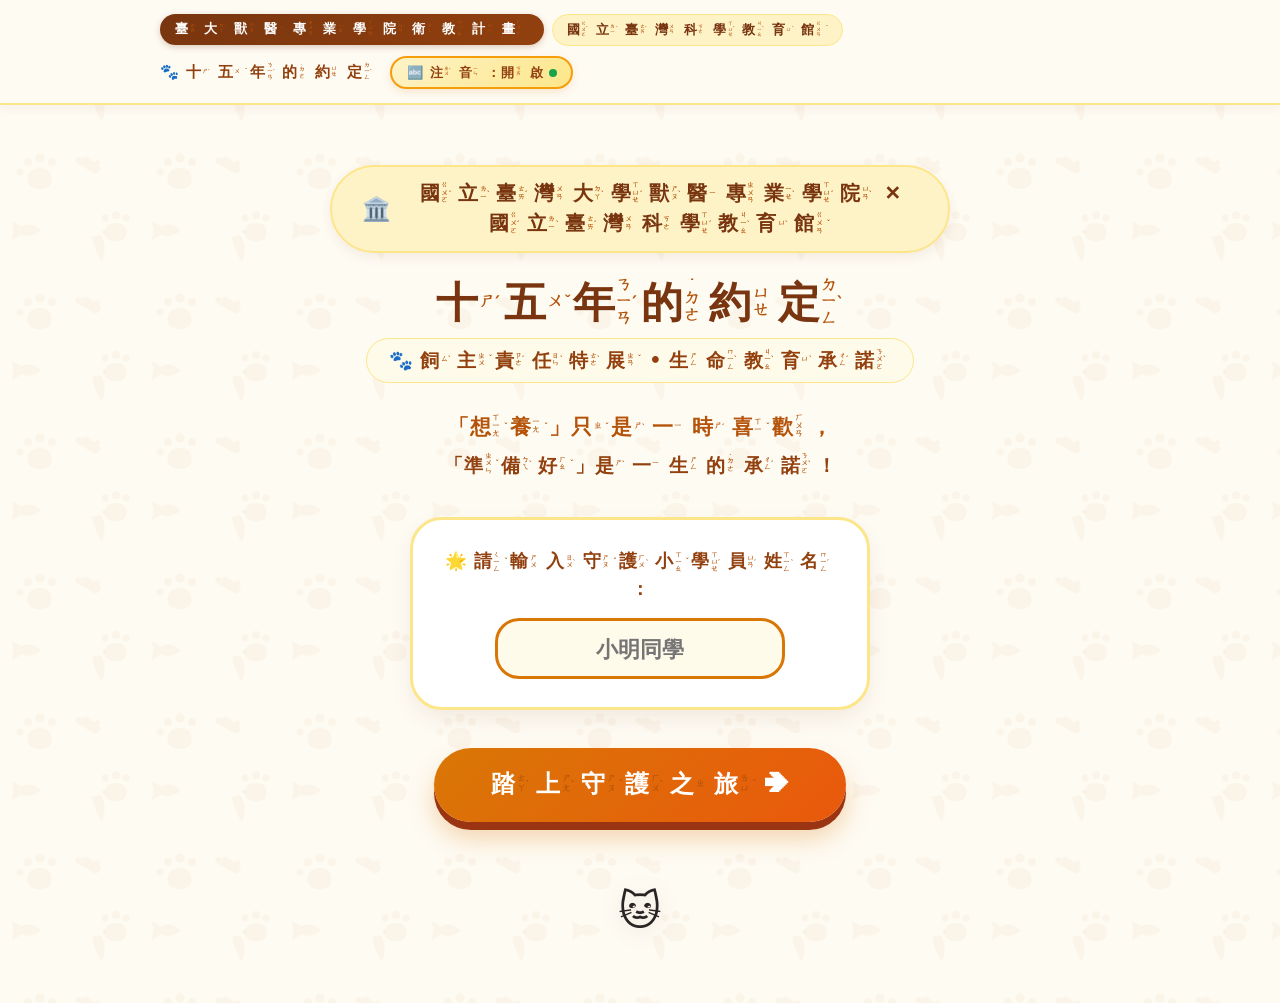
<file: integrated_test.html>
<!DOCTYPE html>
<html lang="zh-TW">
<head>
  <meta charset="UTF-8">
  <meta name="viewport" content="width=device-width, initial-scale=1.0, maximum-scale=1.0, user-scalable=no, viewport-fit=cover">
  <title>十五年的約定：飼主責任與長期承諾 | 國立臺灣大學獸醫學系 × 國立臺灣科學教育館</title>
  <style>
    /* ==========================================================================
       國立臺灣大學獸醫專業學院衛教計畫 ✕ 國立臺灣科學教育館
       【風格 B：法式暖陽奶油麵包風】(Warm Butter Bakery Minimal)
       32px 超大蓬鬆圓角、焦糖拿鐵褐、濃郁奶油黃、治癒抹茶綠、純淨溫暖
       ========================================================================== */
    :root {
      --color-primary: #78350f;         /* 焦糖拿鐵褐 */
      --color-primary-hover: #451a03;
      --color-primary-light: #fef3c7;   /* 濃郁奶油黃 */
      --color-warm-wood: #92400e;       /* 烘焙暖棕 */
      --color-accent: #d97706;          /* 陽光琥珀可頌橘 */
      --color-accent-hover: #b45309;
      --color-accent-light: #fffbeb;
      --color-matcha: #15803d;          /* 治癒抹茶綠 */
      --color-matcha-light: #dcfce7;
      --color-correct: #16a34a;         /* ⭕ 抹茶草本綠 */
      --color-wrong: #dc2626;           /* ❌ 莓果紅 */
      --color-fatal: #991b1b;           /* 🚨 警示深紅 */
      --color-bg-main: #fefbf3;         /* 卡士達暖奶油米白底色 */
      --color-surface: #ffffff;
      --color-text-main: #292524;       /* 溫暖深炭咖 */
      --color-text-muted: #57534e;
      --color-border: #fde68a;          /* 柔暖蛋黃邊框 */

      --radius-sm: 16px;
      --radius-md: 24px;
      --radius-lg: 32px;                /* 32px 超大蓬鬆圓角 */
      --radius-full: 9999px;

      --shadow-sm: 0 4px 10px rgba(120, 53, 15, 0.05);
      --shadow-md: 0 10px 24px -4px rgba(120, 53, 15, 0.1);
      --shadow-lg: 0 20px 42px -6px rgba(120, 53, 15, 0.14);
      --shadow-fatal: 0 18px 36px -6px rgba(185, 28, 28, 0.2);
      
      --font-friendly: "PingFang TC", "Noto Sans TC", "Hiragino Sans GB", "Microsoft JhengHei", system-ui, -apple-system, sans-serif;
    }

    *, *::before, *::after {
      box-sizing: border-box;
      margin: 0; padding: 0;
      -webkit-tap-highlight-color: transparent;
    }

    body {
      font-family: var(--font-friendly);
      background-color: var(--color-bg-main);
      /* 全景溫潤奶油小動物圖騰：爪印、骨頭、小魚、胡蘿蔔、愛心 */
      background-image: url("data:image/svg+xml,%3Csvg xmlns='http://www.w3.org/2000/svg' width='140' height='140' viewBox='0 0 140 140'%3E%3Cg fill='%23b45309' fill-opacity='0.038'%3E%3Ccircle cx='28' cy='22' r='4'/%3E%3Ccircle cx='40' cy='18' r='4.5'/%3E%3Ccircle cx='52' cy='22' r='4'/%3E%3Ccircle cx='20' cy='32' r='3.5'/%3E%3Cpath d='M40,28 C30,28 26,35 28,43 C31,51 49,51 51,43 C53,35 50,28 40,28 Z'/%3E%3Cpath d='M95,25 C92,23 88,24 87,27 C85,24 81,24 79,26 C76,29 78,32 80,33 L104,47 C107,48 111,47 113,44 C115,42 114,38 111,37 C113,36 114,32 112,30 C109,28 106,29 105,32 L95,25 Z' transform='scale(0.7) translate(30, 0)'/%3E%3Cpath d='M25,95 C37,89 49,95 55,101 C49,107 37,113 25,107 C19,111 13,115 10,116 L13,101 L10,87 C13,88 19,92 25,95 Z' transform='scale(0.65) translate(8, 38)'/%3E%3Cpath d='M100,95 Q108,105 102,122 Q95,112 92,97 Z'/%3E%3Ccircle cx='104' cy='92' r='2'/%3E%3Ccircle cx='105' cy='78' r='3.5'/%3E%3Ccircle cx='116' cy='75' r='4'/%3E%3Ccircle cx='126' cy='78' r='3.5'/%3E%3Cpath d='M116,83 C107,83 103,89 105,96 C108,103 124,103 126,96 C128,89 125,83 116,83 Z'/%3E%3C/g%3E%3C/svg%3E");
      background-repeat: repeat;
      color: var(--color-text-main);
      line-height: 1.55;
      min-height: 100vh;
      display: flex;
      flex-direction: column;
      -webkit-font-smoothing: antialiased;
      overflow-x: hidden;
      position: relative;
      padding-top: env(safe-area-inset-top);
      padding-bottom: env(safe-area-inset-bottom);
    }

    /* 頂部奶油法式質感導航 */
    .museum-header {
      background-color: rgba(254, 251, 243, 0.94);
      backdrop-filter: blur(12px);
      border-bottom: 2px solid #fde68a;
      padding: 0.85rem 1.25rem;
      position: sticky;
      top: 0;
      z-index: 60;
      box-shadow: var(--shadow-sm);
    }

    .header-content {
      max-width: 960px;
      margin: 0 auto;
      display: flex;
      justify-content: space-between;
      align-items: center;
      flex-wrap: wrap;
      gap: 0.65rem;
    }

    .brand-cluster {
      display: flex;
      align-items: center;
      gap: 0.5rem;
      flex-wrap: wrap;
    }

    .badge-ntuvet {
      background: linear-gradient(135deg, #78350f 0%, #92400e 100%);
      color: #ffffff;
      font-size: 0.82rem;
      font-weight: 900;
      padding: 0.35rem 0.85rem;
      border-radius: var(--radius-full);
      box-shadow: 0 2px 6px rgba(120, 53, 15, 0.25);
      letter-spacing: 0.03em;
    }

    .badge-museum {
      background: #fef3c7;
      color: #78350f;
      font-size: 0.8rem;
      font-weight: 900;
      padding: 0.32rem 0.8rem;
      border-radius: var(--radius-full);
      border: 1.5px solid #fde68a;
    }

    .header-tagline {
      font-size: 0.95rem;
      font-weight: 900;
      color: var(--color-warm-wood);
      display: flex;
      align-items: center;
      gap: 0.35rem;
    }

    /* 頁面專屬動物彩蛋（每頁僅 2 隻、位置種類不重複、純 Emoji 無字樣、不遮擋閱讀） */
    /* 專屬空白處彩蛋容器（每頁僅保留 1 隻，位於卡片下方留白處，絕不遮擋任何文字與交互） */
    .easter-safe-zone {
      display: flex;
      justify-content: center;
      align-items: center;
      margin-top: 1.5rem;
      padding: 0.5rem 0;
      position: relative;
      z-index: 10;
    }

    .easter-pet {
      font-size: 2.6rem;
      cursor: pointer;
      user-select: none;
      filter: drop-shadow(0 4px 10px rgba(120, 53, 15, 0.15));
      transition: transform 0.2s cubic-bezier(0.34, 1.56, 0.64, 1);
      animation: gentleDrift 4s ease-in-out infinite alternate;
      display: inline-block;
      line-height: 1;
    }

    .easter-pet:hover {
      transform: scale(1.3) rotate(8deg);
    }

    .easter-pet:active {
      transform: scale(0.9) rotate(-8deg);
    }

    .easter-pet.bounce {
      animation: jellyBounce 0.6s ease-out;
    }

    @keyframes gentleDrift {
      0% { transform: translateY(0px) rotate(0deg); }
      100% { transform: translateY(-8px) rotate(4deg); }
    }

    @keyframes jellyBounce {
      0% { transform: scale(1); }
      30% { transform: scale(1.45) rotate(-15deg); }
      50% { transform: scale(0.85) rotate(10deg); }
      70% { transform: scale(1.15) rotate(-5deg); }
      100% { transform: scale(1) rotate(0); }
    }

    /* 主內容容器 */
    .main-container {
      flex: 1;
      max-width: 820px;
      width: 100%;
      margin: 0 auto;
      padding: 1.5rem 1.25rem 4rem 1.25rem;
      display: flex;
      flex-direction: column;
      justify-content: center;
      position: relative;
      z-index: 10;
    }

    .screen-view {
      display: none;
      position: relative;
    }
    .screen-view.active {
      display: block;
      animation: popFade 0.3s cubic-bezier(0.16, 1, 0.3, 1);
    }

    @keyframes popFade {
      from { opacity: 0; transform: translateY(12px) scale(0.98); }
      to { opacity: 1; transform: translateY(0) scale(1); }
    }

    /* ==========================================================================
       第 1 幕：重構歡迎首頁 (法式奶油風格 + 32px 蓬鬆圓角 + 漸顯滑入)
       ========================================================================== */
    .welcome-showcase {
      text-align: center;
      padding: 2.25rem 1.25rem;
      max-width: 660px;
      margin: 0 auto;
      position: relative;
    }

    .hero-authority-badge {
      display: inline-flex;
      align-items: center;
      gap: 0.65rem;
      background: #fef3c7;
      color: #78350f;
      border: 2px solid #fde68a;
      padding: 0.75rem 1.85rem;
      border-radius: var(--radius-full);
      font-size: 1.22rem;
      font-weight: 950;
      box-shadow: 0 4px 12px rgba(120, 53, 15, 0.08);
      margin-bottom: 1.4rem;
    }

    .hero-authority-icon {
      font-size: 1.45rem;
    }

    .hero-main-title {
      font-size: 2.65rem;
      font-weight: 950;
      color: #78350f;
      letter-spacing: -0.01em;
      line-height: 1.25;
      margin-bottom: 0.6rem;
    }

    .hero-exhibition-tag {
      display: inline-block;
      font-size: 1.2rem;
      font-weight: 900;
      color: #92400e;
      background: #fffbeb;
      padding: 0.4rem 1.35rem;
      border-radius: var(--radius-full);
      border: 1.5px solid #fde68a;
      margin-bottom: 1.75rem;
    }

    .hero-fade-quote {
      font-size: 1.3rem;
      font-weight: 900;
      color: #b45309;
      line-height: 1.6;
      margin-bottom: 2.35rem;
      opacity: 0;
      animation: fadeInUpQuote 1s 0.35s cubic-bezier(0.16, 1, 0.3, 1) forwards;
    }

    .hero-fade-quote > span {
      display: block;
    }

    .hero-fade-quote .sub-quote {
      color: #92400e;
      font-size: 1.18rem;
      font-weight: 800;
      margin-top: 0.35rem;
    }

    @keyframes fadeInUpQuote {
      from { opacity: 0; transform: translateY(18px); }
      to { opacity: 1; transform: translateY(0); }
    }

    .student-entry-card {
      background: #ffffff;
      border-radius: var(--radius-lg);
      padding: 1.75rem 1.6rem;
      box-shadow: var(--shadow-md);
      border: 3px solid #fde68a;
      max-width: 460px;
      margin: 0 auto 2.35rem auto;
    }

    .student-entry-label {
      font-size: 1.1rem;
      font-weight: 950;
      color: var(--color-warm-wood);
      margin-bottom: 0.95rem;
      display: block;
    }

    .name-input-modern {
      font-size: 1.4rem;
      font-weight: 950;
      padding: 0.9rem 1.35rem;
      border: 3px solid #d97706;
      border-radius: var(--radius-md);
      color: #78350f;
      background-color: #fffbeb;
      width: 100%;
      max-width: 290px;
      text-align: center;
      outline: none;
      transition: all 0.2s ease;
      font-family: inherit;
    }

    .name-input-modern:focus {
      border-color: #78350f;
      background: #ffffff;
      box-shadow: 0 0 0 4px rgba(217, 119, 6, 0.25);
    }

    .btn-hero-journey {
      background: linear-gradient(135deg, #d97706 0%, #ea580c 100%);
      color: #ffffff;
      font-size: 1.48rem;
      font-weight: 950;
      border: none;
      border-radius: var(--radius-full);
      padding: 1.2rem 3.5rem;
      cursor: pointer;
      box-shadow: 0 8px 0 #9a3412, 0 16px 26px rgba(217, 119, 6, 0.3);
      transition: all 0.15s ease;
      min-height: 74px;
      letter-spacing: 0.02em;
    }

    .btn-hero-journey:hover {
      transform: translateY(-2px);
      box-shadow: 0 10px 0 #9a3412, 0 20px 30px rgba(217, 119, 6, 0.35);
    }

    .btn-hero-journey:active {
      transform: translateY(6px);
      box-shadow: 0 2px 0 #9a3412;
    }

    /* ==========================================================================
       第 2 幕：動物夥伴卡片牆 (Pet Selection Screen)
       ========================================================================== */
    .selection-header {
      text-align: center;
      margin-bottom: 1.85rem;
    }

    .selection-title {
      font-size: 1.8rem;
      font-weight: 950;
      color: #78350f;
      margin-bottom: 0.4rem;
    }

    .selection-subtitle {
      font-size: 1.1rem;
      font-weight: 900;
      color: var(--color-warm-wood);
    }

    .pets-grid {
      display: grid;
      grid-template-columns: repeat(auto-fit, minmax(260px, 1fr));
      gap: 1.5rem;
    }

    .pet-card {
      background-color: var(--color-surface);
      border: 3.5px solid #fde68a;
      border-radius: var(--radius-lg);
      padding: 1.85rem 1.35rem;
      text-align: center;
      box-shadow: var(--shadow-sm);
      cursor: pointer;
      transition: all 0.25s cubic-bezier(0.16, 1, 0.3, 1);
      display: flex;
      flex-direction: column;
      justify-content: space-between;
      min-height: 260px;
      position: relative;
      overflow: hidden;
    }

    .pet-card:hover {
      border-color: #d97706;
      transform: translateY(-6px);
      box-shadow: var(--shadow-md);
    }

    .pet-card-avatar {
      font-size: 4.8rem;
      margin-bottom: 0.4rem;
      transition: transform 0.2s ease;
    }

    .pet-card:hover .pet-card-avatar {
      transform: scale(1.15) rotate(6deg);
    }

    .pet-card-name {
      font-size: 1.5rem;
      font-weight: 950;
      color: #78350f;
      margin-bottom: 0.45rem;
    }

    .pet-card-pill {
      display: inline-block;
      font-size: 0.95rem;
      font-weight: 900;
      padding: 0.35rem 0.95rem;
      border-radius: var(--radius-full);
      background-color: #fef3c7;
      color: #92400e;
      border: 1.5px solid #fde68a;
    }

    .pet-btn-pick {
      margin-top: 1.35rem;
      background: linear-gradient(135deg, #d97706 0%, #ea580c 100%);
      color: #fff;
      font-size: 1.2rem;
      font-weight: 950;
      border: none;
      border-radius: var(--radius-md);
      padding: 0.9rem 1rem;
      cursor: pointer;
      box-shadow: 0 6px 0 #9a3412;
      width: 100%;
      transition: all 0.15s ease;
    }

    .pet-btn-pick:active {
      transform: translateY(4px);
      box-shadow: 0 2px 0 #9a3412;
    }

    /* ==========================================================================
       第 3 幕：生命考驗答題室 (守護愛心生命條 + 扣心碎裂動畫)
       ========================================================================== */
    .game-navbar {
      display: flex;
      justify-content: space-between;
      align-items: center;
      margin-bottom: 1.35rem;
      background: #ffffff;
      padding: 0.85rem 1.35rem;
      border-radius: var(--radius-md);
      box-shadow: var(--shadow-sm);
      border: 3px solid #fde68a;
    }

    .btn-back-home {
      background: #fef3c7;
      border: 2px solid #fde68a;
      border-radius: var(--radius-sm);
      padding: 0.55rem 1.1rem;
      font-size: 1.05rem;
      font-weight: 950;
      color: #78350f;
      cursor: pointer;
      display: flex;
      align-items: center;
      gap: 0.45rem;
      transition: all 0.15s ease;
    }

    .btn-back-home:hover {
      background: #fde68a;
    }

    .pet-status-pill {
      font-size: 1.15rem;
      font-weight: 950;
      display: flex;
      align-items: center;
      gap: 0.55rem;
      color: #78350f;
    }

    /* 守護愛心生命條 */
    .hearts-container {
      display: inline-flex;
      align-items: center;
      gap: 0.45rem;
      position: relative;
      background: #fff1f2;
      border: 2.5px solid #fecdd3;
      padding: 0.35rem 0.95rem;
      border-radius: var(--radius-full);
    }

    .heart-item {
      font-size: 1.65rem;
      display: inline-block;
      transition: all 0.3s cubic-bezier(0.16, 1, 0.3, 1);
      transform-origin: center;
      line-height: 1;
    }

    .heart-item.active {
      filter: drop-shadow(0 2px 5px rgba(220, 38, 38, 0.45));
    }

    .heart-item.lost {
      opacity: 0.35;
      filter: grayscale(100%);
      transform: scale(0.85);
    }

    .heart-item.breaking {
      animation: heartShatter 0.85s forwards ease-out;
    }

    @keyframes heartShatter {
      0% { transform: scale(1) rotate(0); filter: drop-shadow(0 0 0 transparent); }
      25% { transform: scale(2) rotate(-22deg); filter: drop-shadow(0 0 16px #dc2626); }
      50% { transform: scale(1.6) rotate(16deg); }
      75% { transform: scale(1.1) translateY(8px); opacity: 0.8; }
      100% { transform: scale(0.85) translateY(0); opacity: 0.35; filter: grayscale(100%); }
    }

    .float-penalty-badge {
      position: absolute;
      top: -28px;
      right: 0;
      background: #dc2626;
      color: #ffffff;
      font-size: 0.92rem;
      font-weight: 950;
      padding: 0.25rem 0.75rem;
      border-radius: var(--radius-full);
      pointer-events: none;
      opacity: 0;
      box-shadow: 0 4px 14px rgba(220, 38, 38, 0.45);
      white-space: nowrap;
      z-index: 10;
    }

    .float-penalty-badge.show {
      animation: floatPenaltyAnim 1.2s forwards cubic-bezier(0.16, 1, 0.3, 1);
    }

    @keyframes floatPenaltyAnim {
      0% { opacity: 0; transform: translateY(8px) scale(0.6); }
      25% { opacity: 1; transform: translateY(-8px) scale(1.2); }
      75% { opacity: 1; transform: translateY(-16px) scale(1); }
      100% { opacity: 0; transform: translateY(-28px) scale(0.8); }
    }

    .card-scene.shake {
      animation: screenShake 0.5s ease-in-out;
    }

    @keyframes screenShake {
      0%, 100% { transform: translateX(0); }
      15% { transform: translateX(-9px) rotate(-1.5deg); }
      35% { transform: translateX(9px) rotate(1.5deg); }
      55% { transform: translateX(-6px); }
      75% { transform: translateX(6px); }
    }

    /* 3D 翻轉卡片系統 */
    .card-scene {
      perspective: 1000px;
      min-height: 465px;
      position: relative;
    }

    .flipper {
      position: relative;
      width: 100%;
      height: 100%;
      min-height: 465px;
      transition: transform 0.6s cubic-bezier(0.4, 0, 0.2, 1);
      transform-style: preserve-3d;
    }

    .flipper.is-flipped {
      transform: rotateY(180deg);
    }

    .card-face {
      position: absolute;
      top: 0;
      left: 0;
      width: 100%;
      height: 100%;
      min-height: 465px;
      backface-visibility: hidden;
      border-radius: var(--radius-lg);
      padding: 1.75rem 1.6rem 1.6rem;
      box-shadow: var(--shadow-md);
      border: 3.5px solid #fde68a;
      display: flex;
      flex-direction: column;
      justify-content: space-between;
      box-sizing: border-box;
    }

    .card-front {
      background-color: var(--color-surface);
      justify-content: space-evenly;
    }

    .question-progress-tag {
      display: inline-block;
      font-size: 1.05rem;
      font-weight: 950;
      color: #92400e;
      background: #fef3c7;
      padding: 0.35rem 1.15rem;
      border-radius: var(--radius-full);
      margin-bottom: 0.45rem;
      border: 1.5px solid #fde68a;
    }

    .question-emoji {
      font-size: 4.0rem;
      text-align: center;
      margin-bottom: 0.35rem;
    }

    .question-text {
      font-size: 2.05rem;
      font-weight: 950;
      text-align: center;
      line-height: 1.42;
      margin-bottom: 0.45rem;
      color: #0f172a;
      max-width: 98%;
      margin-left: auto;
      margin-right: auto;
    }

    /* 長題目自動縮放字級，杜絕超出膠囊卡片 */
    .question-text.is-long {
      font-size: 1.72rem;
      line-height: 1.38;
      margin-bottom: 0.35rem;
    }

    /* ⭕ / ❌ 是非大按鈕 */
    .ox-container {
      display: grid;
      grid-template-columns: 1fr 1fr;
      gap: 1.35rem;
      width: 100%;
    }

    .btn-ox {
      display: flex;
      flex-direction: column;
      align-items: center;
      justify-content: center;
      gap: 0.45rem;
      padding: 1.25rem 0.95rem;
      font-size: 1.55rem;
      font-weight: 950;
      border-radius: 22px;
      cursor: pointer;
      border: none;
      min-height: 135px;
      transition: all 0.15s ease;
      font-family: inherit;
    }

    .btn-ox-text {
      white-space: nowrap;
      font-size: 1.55rem;
      font-weight: 950;
    }

    .btn-ox-correct {
      background-color: #f0fdf4;
      color: var(--color-correct);
      border: 3.5px solid #86efac;
      box-shadow: 0 7px 0 #22c55e;
    }

    .btn-ox-correct:hover {
      background-color: #dcfce7;
    }

    .btn-ox-correct:active {
      transform: translateY(5px);
      box-shadow: 0 2px 0 #22c55e;
    }

    .btn-ox-wrong {
      background-color: #fef2f2;
      color: var(--color-wrong);
      border: 3.5px solid #fca5a5;
      box-shadow: 0 7px 0 #ef4444;
    }

    .btn-ox-wrong:hover {
      background-color: #fee2e2;
    }

    .btn-ox-wrong:active {
      transform: translateY(5px);
      box-shadow: 0 2px 0 #ef4444;
    }

    .ox-icon {
      font-size: 4.0rem;
      line-height: 1;
    }

    /* 雙圖卡選擇題容器 */
    .pic-choice-container {
      display: grid;
      grid-template-columns: 1fr 1fr;
      gap: 1.35rem;
      width: 100%;
    }

    .btn-pic-card {
      background-color: #fff;
      border: 3.5px solid #fde68a;
      border-radius: 22px;
      padding: 1.2rem 1rem;
      display: flex;
      flex-direction: column;
      align-items: center;
      justify-content: center;
      cursor: pointer;
      box-shadow: 0 6px 0 #d97706;
      transition: all 0.15s ease;
      min-height: 142px;
      font-family: inherit;
    }

    .btn-pic-card:hover {
      border-color: #d97706;
      background: #fffbeb;
    }

    .btn-pic-card:active {
      transform: translateY(4px);
      box-shadow: 0 2px 0 #d97706;
    }

    .pic-emoji {
      font-size: 3.5rem;
      margin-bottom: 0.45rem;
      line-height: 1;
    }

    .pic-label {
      font-size: 1.32rem;
      font-weight: 950;
      color: #451a03;
      text-align: center;
      line-height: 1.4;
    }

    /* 卡牌背面 (臺大獸醫系小叮嚀：字大、緊湊、無多餘留白) */
    .card-back {
      transform: rotateY(180deg);
      background: linear-gradient(180deg, #fffdf8 0%, #ffffff 100%);
      text-align: center;
      padding: 1.85rem 1.6rem;
      justify-content: space-between;
    }

    .result-announcement {
      font-size: 2.2rem;
      font-weight: 950;
      margin-bottom: 0.85rem;
    }

    .result-correct { color: var(--color-correct); }
    .result-wrong { color: var(--color-wrong); }

    .vet-golden-box {
      background-color: #fefce8;
      border: 3.5px solid #fef08a;
      border-radius: 20px;
      padding: 1.55rem 1.45rem;
      margin-bottom: 1.45rem;
      text-align: left;
      box-shadow: 0 4px 14px rgba(120, 53, 15, 0.06);
    }

    .vet-badge-title {
      font-size: 1.38rem;
      font-weight: 950;
      color: #78350f;
      margin-bottom: 0.65rem;
      display: flex;
      align-items: center;
      gap: 0.45rem;
    }

    .vet-golden-text {
      font-size: 1.52rem;
      font-weight: 900;
      color: #78350f;
      line-height: 1.62;
    }

    .btn-next-question {
      background: linear-gradient(135deg, #d97706 0%, #ea580c 100%);
      color: #fff;
      border: none;
      border-radius: 18px;
      padding: 1.2rem;
      font-size: 1.45rem;
      font-weight: 950;
      cursor: pointer;
      width: 100%;
      min-height: 68px;
      box-shadow: 0 7px 0 #9a3412;
      transition: all 0.15s ease;
      font-family: inherit;
    }

    .btn-next-question:active {
      transform: translateY(4px);
      box-shadow: 0 3px 0 #9a3412;
    }

    .fatal-warning-badge {
      display: inline-block;
      background: #fef2f2;
      color: #dc2626;
      border: 2px solid #f87171;
      padding: 0.48rem 1.2rem;
      border-radius: var(--radius-full);
      font-size: 1.08rem;
      font-weight: 950;
      margin-bottom: 1.1rem;
      animation: pulse 1s infinite alternate;
    }

    @keyframes pulse {
      from { transform: scale(1); }
      to { transform: scale(1.04); }
    }

    /* ==========================================================================
       第 4 幕：守護榮譽結業證書 (S/A/B 正常過關結算 + 真實下載圖片)
       ========================================================================== */
    .cert-box {
      background: #ffffff;
      border: 5px double #b45309;
      border-radius: var(--radius-lg);
      padding: 2.35rem 1.85rem;
      text-align: center;
      box-shadow: var(--shadow-lg);
      position: relative;
      overflow: hidden;
    }

    .cert-corner-decor {
      position: absolute;
      font-size: 3.2rem;
      opacity: 0.12;
      user-select: none;
      pointer-events: none;
    }
    .cert-decor-tl { top: 10px; left: 14px; }
    .cert-decor-tr { top: 10px; right: 14px; }
    .cert-decor-bl { bottom: 10px; left: 14px; }
    .cert-decor-br { bottom: 10px; right: 14px; }

    .cert-heading {
      font-size: 1.95rem;
      font-weight: 950;
      color: #78350f;
      margin-bottom: 0.35rem;
    }

    .cert-dept-tag {
      display: inline-block;
      font-size: 0.98rem;
      font-weight: 950;
      color: #78350f;
      background: #fef3c7;
      border: 2px solid #fde68a;
      padding: 0.35rem 1rem;
      border-radius: var(--radius-full);
      margin-bottom: 1.35rem;
    }

    .cert-user-banner {
      font-size: 1.3rem;
      font-weight: 800;
      margin-bottom: 1.5rem;
    }

    .highlight-name {
      color: #d97706;
      font-size: 1.6rem;
      border-bottom: 3.5px solid #d97706;
      padding: 0 0.45rem;
    }

    .grade-badge-card {
      background: #fffbeb;
      border: 4px solid #fde68a;
      border-radius: var(--radius-lg);
      padding: 1.45rem;
      max-width: 390px;
      margin: 0 auto 1.5rem auto;
      box-shadow: var(--shadow-sm);
    }

    .grade-letter {
      font-size: 5rem;
      font-weight: 950;
      color: #b45309;
      line-height: 1;
    }

    .grade-title {
      font-size: 1.55rem;
      font-weight: 950;
      color: #78350f;
      margin-top: 0.4rem;
    }

    .advice-card {
      background: #fefce8;
      border-left: 6px solid #d97706;
      border-radius: 0 var(--radius-md) var(--radius-md) 0;
      padding: 1.25rem 1.45rem;
      text-align: left;
      margin-bottom: 1.85rem;
    }

    .advice-title {
      font-size: 1.2rem;
      font-weight: 950;
      color: #78350f;
      margin-bottom: 0.45rem;
    }

    .advice-text {
      font-size: 1.22rem;
      font-weight: 800;
      color: #92400e;
      line-height: 1.55;
    }

    .cert-btn-group {
      display: flex;
      justify-content: center;
      gap: 1.2rem;
      flex-wrap: wrap;
    }

    .btn-cert {
      font-size: 1.2rem;
      font-weight: 950;
      padding: 1.05rem 2.15rem;
      border-radius: var(--radius-md);
      cursor: pointer;
      border: none;
      min-height: 60px;
      transition: all 0.15s ease;
      font-family: inherit;
    }

    .btn-cert-download {
      background: linear-gradient(135deg, #d97706 0%, #ea580c 100%);
      color: #fff;
      box-shadow: 0 6px 0 #9a3412;
    }

    .btn-cert-download:active {
      transform: translateY(3px);
      box-shadow: 0 3px 0 #9a3412;
    }

    .btn-cert-replay {
      background: #fef3c7;
      color: #78350f;
      border: 2.5px solid #fde68a;
      box-shadow: 0 6px 0 #d97706;
    }

    .btn-cert-replay:active {
      transform: translateY(3px);
      box-shadow: 0 3px 0 #d97706;
    }

    /* ==========================================================================
       第 5 幕：【🚨 守護失敗】不及格飼主警告證書 (Game Over Screen)
       ========================================================================== */
    .fatal-box {
      background: #ffffff;
      border: 5px solid var(--color-fatal);
      border-radius: var(--radius-lg);
      padding: 2.35rem 1.85rem;
      text-align: center;
      box-shadow: var(--shadow-fatal);
      position: relative;
      overflow: hidden;
    }

    .fatal-tombstone {
      font-size: 5rem;
      margin-bottom: 0.4rem;
      animation: shake 0.6s ease-in-out;
    }

    .fatal-heading {
      font-size: 2rem;
      font-weight: 950;
      color: var(--color-fatal);
      margin-bottom: 0.4rem;
    }

    .fatal-dept-tag {
      display: inline-block;
      font-size: 0.98rem;
      font-weight: 950;
      color: #991b1b;
      background: #fef2f2;
      border: 2px solid #fecaca;
      padding: 0.35rem 1rem;
      border-radius: var(--radius-full);
      margin-bottom: 1.35rem;
    }

    .fatal-banner {
      font-size: 1.3rem;
      font-weight: 950;
      color: #450a0a;
      background: #fef2f2;
      border: 2px dashed #fca5a5;
      padding: 1rem 1.35rem;
      border-radius: var(--radius-md);
      margin-bottom: 1.5rem;
      line-height: 1.5;
    }

    .fatal-grade-badge {
      background: #fef2f2;
      border: 4px solid #dc2626;
      border-radius: var(--radius-lg);
      padding: 1.45rem;
      max-width: 390px;
      margin: 0 auto 1.5rem auto;
    }

    .fatal-grade-letter {
      font-size: 5.2rem;
      font-weight: 950;
      color: #dc2626;
      line-height: 1;
    }

    .fatal-grade-title {
      font-size: 1.55rem;
      font-weight: 950;
      color: #991b1b;
      margin-top: 0.4rem;
    }

    .fatal-warning-card {
      background: #fff5f5;
      border-left: 6px solid #dc2626;
      border-radius: 0 var(--radius-md) var(--radius-md) 0;
      padding: 1.25rem 1.45rem;
      text-align: left;
      margin-bottom: 1.85rem;
    }

    .fatal-warning-title {
      font-size: 1.2rem;
      font-weight: 950;
      color: #991b1b;
      margin-bottom: 0.45rem;
      display: flex;
      align-items: center;
      gap: 0.45rem;
    }

    .fatal-warning-text {
      font-size: 1.22rem;
      font-weight: 800;
      color: #7f1d1d;
      line-height: 1.55;
    }

    .btn-fatal-retry {
      background: linear-gradient(135deg, #dc2626 0%, #b91c1c 100%);
      color: #ffffff;
      font-size: 1.38rem;
      font-weight: 950;
      border: none;
      border-radius: var(--radius-md);
      padding: 1.2rem 2.6rem;
      cursor: pointer;
      box-shadow: 0 7px 0 #7f1d1d;
      transition: all 0.15s ease;
      min-height: 70px;
      width: 100%;
      max-width: 430px;
      font-family: inherit;
    }

    .btn-fatal-retry:active {
      transform: translateY(4px);
      box-shadow: 0 3px 0 #7f1d1d;
    }

    /* 手機端 RWD 深度相容優化 (Mobile First-Class) */
    @media (max-width: 640px) {
      .main-container {
        padding: 1rem 0.85rem 3.5rem 0.85rem;
      }
      .hero-main-title {
        font-size: 1.75rem;
      }
      .hero-fade-quote {
        font-size: 1.1rem;
      }
      .btn-hero-journey {
        font-size: 1.25rem;
        padding: 1rem 2rem;
        width: 100%;
        min-height: 64px;
      }
      .game-navbar {
        padding: 0.5rem 0.75rem;
        gap: 0.35rem;
        margin-bottom: 0.85rem;
      }
      .btn-back-home {
        padding: 0.4rem 0.65rem;
        font-size: 0.92rem;
        white-space: nowrap;
      }
      .pet-status-pill {
        font-size: 0.98rem;
        gap: 0.25rem;
        white-space: nowrap;
      }
      .hearts-container {
        padding: 0.25rem 0.55rem;
        gap: 0.25rem;
      }
      .heart-item {
        font-size: 1.35rem;
      }
      .pets-grid {
        grid-template-columns: 1fr;
        gap: 1rem;
      }
      .pet-card {
        padding: 1.25rem 1rem;
        min-height: 210px;
      }
      .card-scene, .flipper {
        min-height: 440px;
      }
      .card-face {
        padding: 1.15rem 0.95rem 1.05rem;
        min-height: 440px;
      }
      .card-front {
        justify-content: space-evenly;
      }
      .question-progress-tag {
        font-size: 0.96rem;
        padding: 0.28rem 0.9rem;
      }
      .question-emoji {
        font-size: 3.2rem;
        margin-bottom: 0.25rem;
      }
      .question-text {
        font-size: 1.52rem;
        font-weight: 950;
        margin-bottom: 0.35rem;
        line-height: 1.38;
      }
      .question-text.is-long {
        font-size: 1.35rem;
        line-height: 1.36;
        margin-bottom: 0.35rem;
      }
      .ox-container, .pic-choice-container {
        gap: 0.85rem;
      }
      .btn-ox {
        min-height: 115px;
        font-size: 1.3rem;
        padding: 0.85rem 0.5rem;
        gap: 0.35rem;
        border-radius: 18px;
      }
      .btn-ox-text {
        font-size: clamp(0.95rem, 3.4vw, 1.2rem);
        font-weight: 950;
        white-space: nowrap;
      }
      .ox-icon {
        font-size: 3.0rem;
      }
      .btn-pic-card {
        padding: 0.95rem 0.65rem;
        min-height: 122px;
        border-radius: 18px;
      }
      .pic-emoji {
        font-size: 2.8rem;
        margin-bottom: 0.3rem;
      }
      .pic-label {
        font-size: 1.18rem;
        font-weight: 950;
        line-height: 1.35;
        color: #451a03;
      }
      .card-back {
        padding: 1.15rem 0.95rem 1.05rem;
        justify-content: space-between;
      }
      .result-announcement {
        font-size: 1.72rem;
        font-weight: 950;
        margin-bottom: 0.65rem;
      }
      .vet-golden-box {
        padding: 1.15rem 0.95rem;
        margin-bottom: 1.05rem;
        border-radius: 18px;
      }
      .vet-badge-title {
        font-size: 1.18rem;
        font-weight: 950;
        margin-bottom: 0.55rem;
      }
      .vet-golden-text {
        font-size: 1.28rem;
        font-weight: 900;
        line-height: 1.55;
      }
      .btn-next-question {
        min-height: 58px;
        font-size: 1.28rem;
        font-weight: 950;
        padding: 0.85rem 1.2rem;
        border-radius: 18px;
      }
      .cert-box, .fatal-box {
        padding: 1.75rem 1.1rem;
      }
      .cert-heading, .fatal-heading {
        font-size: 1.55rem;
      }
      .grade-letter, .fatal-grade-letter {
        font-size: 4rem;
      }
      .easter-pet {
        font-size: 2rem;
      }
      .ep-pos-ml { left: 4px; top: 12%; }
      .ep-pos-mr { right: 4px; top: 18%; }
      .ep-pos-br2 { right: 6px; bottom: 6px; }
      .ep-pos-tl2 { left: 6px; top: 8px; }
      .ep-pos-tr2 { right: 6px; top: 8px; }
    }

    #certCanvas {
      display: none;
    }

    /* ==========================================================================
       教育部標準：漢字右側注音排版 (Taiwan Textbook Zhuyin Right-side System)
       ========================================================================== */
    .zy-w {
      display: inline-flex;
      align-items: center;
      vertical-align: baseline;
      margin: 0 1px;
      line-height: 1;
    }
    .zy-c {
      font-size: 1em;
      font-weight: inherit;
      color: inherit;
      line-height: 1;
    }
    .zy-r {
      display: inline-grid;
      grid-template-columns: auto 7px;
      align-items: center;
      margin-left: 1.5px;
      margin-right: 1px;
      user-select: none;
      font-family: -apple-system, "PingFang TC", "Hiragino Sans CNS", "Microsoft JhengHei", sans-serif;
      line-height: 1;
      transform: translateY(-0.05em);
    }
    .zy-b {
      display: flex;
      flex-direction: column;
      align-items: center;
      justify-content: center;
      font-size: 0.38em;
      font-weight: 800;
      line-height: 1.05;
      color: #b45309; /* 琥珀焦糖拿鐵色 */
      letter-spacing: -0.04em;
    }
    .zy-t {
      display: flex;
      flex-direction: column;
      justify-content: space-around;
      height: 100%;
      font-size: 0.36em;
      font-weight: 900;
      color: #b45309;
      line-height: 1;
      margin-left: 0.5px;
    }
    .zy-t .tone-2 { align-self: flex-start; margin-top: 1px; }
    .zy-t .tone-3 { align-self: flex-end; margin-bottom: 1px; }
    .zy-t .tone-4 { align-self: flex-start; margin-top: 1px; }
    .zy-light {
      font-size: 0.9em;
      font-weight: 900;
      color: #b45309;
      margin-bottom: -2px;
      line-height: 0.8;
    }

    /* 關閉注音模式：一鍵瞬間切換 */
    body.zhuyin-off .zy-r {
      display: none !important;
    }

    /* 頂部導航列工具區 */
    .header-tools-cluster {
      display: flex;
      align-items: center;
      gap: 0.75rem;
      flex-wrap: wrap;
    }

    /* 頂部導航列注音模式切換鈕 */
    .btn-zhuyin-toggle {
      display: inline-flex;
      align-items: center;
      gap: 6px;
      background: linear-gradient(135deg, #fef3c7 0%, #fde68a 100%);
      border: 2px solid #f59e0b;
      border-radius: var(--radius-full);
      padding: 0.35rem 0.9rem;
      font-size: 0.82rem;
      font-weight: 900;
      color: #92400e;
      cursor: pointer;
      box-shadow: 0 3px 8px rgba(217, 119, 6, 0.16);
      transition: all 0.2s ease;
      user-select: none;
    }
    .btn-zhuyin-toggle:hover {
      transform: translateY(-1px);
      box-shadow: 0 5px 12px rgba(217, 119, 6, 0.24);
    }
    .btn-zhuyin-toggle:active {
      transform: translateY(1px);
    }
    .btn-zhuyin-toggle .status-dot {
      display: inline-block;
      width: 8px;
      height: 8px;
      border-radius: 50%;
      background-color: #16a34a; /* 綠色：開啟中 */
    }
    body.zhuyin-off .btn-zhuyin-toggle {
      background: #f1f5f9;
      border-color: #cbd5e1;
      color: #64748b;
      box-shadow: none;
    }
    body.zhuyin-off .btn-zhuyin-toggle .status-dot {
      background-color: #94a3b8; /* 灰色：關閉中 */
    }

  </style>
</head>
<body>

  <!-- 頂部雙品牌導航 -->
  <header class="museum-header">
    <div class="header-content">
      <div class="brand-cluster">
        <span class="badge-ntuvet">臺大獸醫專業學院衛教計畫</span>
        <span class="badge-museum">國立臺灣科學教育館</span>
      </div>
      <div class="header-tools-cluster">
        <div class="header-tagline">
          <span>🐾</span>
          <span>十五年的約定</span>
        </div>
        <button id="btn-zhuyin-toggle" class="btn-zhuyin-toggle" onclick="toggleZhuyinMode()" aria-label="切換注音模式">
          <span>🔤</span>
          <span id="ui-zhuyin-label">注音：開啟</span>
          <span class="status-dot"></span>
        </button>
      </div>
    </div>
  </header>

  <main class="main-container">
    
    <!-- 第 1 幕：重構獨立歡迎首頁 (法式奶油風格 + 32px 蓬鬆圓角 + 漸顯滑入) -->
    <section id="screen-welcome" class="screen-view active">
      <div class="welcome-showcase">
        
        <!-- 巨大化臺大獸醫專業學院橫幅 -->
        <div class="hero-authority-badge">
          <span class="hero-authority-icon">🏛️</span>
          <span>國立臺灣大學獸醫專業學院 ✕ 國立臺灣科學教育館</span>
        </div>

        <h1 class="hero-main-title">十五年的約定</h1>
        <div class="hero-exhibition-tag">🐾 飼主責任特展 • 生命教育承諾</div>

        <!-- 進場漸顯滑入金句 -->
        <div class="hero-fade-quote">
          <span>「想養」只是一時喜歡，</span>
          <span class="sub-quote">「準備好」是一生的承諾！</span>
        </div>

        <!-- 學員登記卡片 -->
        <div class="student-entry-card">
          <label class="student-entry-label" for="player-name-input">🌟 請輸入守護小學員姓名：</label>
          <input type="text" id="player-name-input" class="name-input-modern" maxlength="8" placeholder="小明同學" value="">
        </div>

        <button class="btn-hero-journey" onclick="goToSelectScreen()">
          踏上守護之旅 ➔
        </button>
      </div>
      <!-- 專屬空白處彩蛋：單一寵物互動，絕不遮擋任何文字與交互 -->
      <div class="easter-safe-zone">
        <div class="easter-pet" onclick="playEasterPet('cat', this)" title="點我聽叫聲！">🐱</div>
      </div>
    </section>

    <!-- 第 2 幕：挑選動物夥伴 (Pet Selection Screen) -->
    <section id="screen-select" class="screen-view">
      <div class="selection-header">
        <h2 class="selection-title">🐾 請挑選一位動物夥伴，守護牠一生：</h2>
        <p class="selection-subtitle">每個生命都有專屬的陪伴歲月與考驗！</p>
      </div>

      <div class="pets-grid">
        <div class="pet-card" onclick="selectPet('dog')">
          <div>
            <div class="pet-card-avatar">🐕</div>
            <h3 class="pet-card-name">米克斯汪汪</h3>
            <span class="pet-card-pill">守護承諾：15 年 (共 7 關)</span>
          </div>
          <button class="pet-btn-pick">認養狗狗 ➔</button>
        </div>

        <div class="pet-card" onclick="selectPet('cat')">
          <div>
            <div class="pet-card-avatar">🐈</div>
            <h3 class="pet-card-name">虎斑喵喵</h3>
            <span class="pet-card-pill">守護承諾：16 年 (共 7 關)</span>
          </div>
          <button class="pet-btn-pick">認養貓咪 ➔</button>
        </div>

        <div class="pet-card" onclick="selectPet('rabbit')">
          <div>
            <div class="pet-card-avatar">🐇</div>
            <h3 class="pet-card-name">垂耳兔兔</h3>
            <span class="pet-card-pill">守護承諾：10 年 (共 7 關)</span>
          </div>
          <button class="pet-btn-pick">認養兔兔 ➔</button>
        </div>

        <div class="pet-card" onclick="selectPet('hamster')">
          <div>
            <div class="pet-card-avatar">🐹</div>
            <h3 class="pet-card-name">三線倉鼠</h3>
            <span class="pet-card-pill">守護承諾：3 年 (共 7 關)</span>
          </div>
          <button class="pet-btn-pick">認養倉鼠 ➔</button>
        </div>
      </div>
      <!-- 專屬空白處彩蛋：單一寵物互動，絕不遮擋任何文字與交互 -->
      <div class="easter-safe-zone">
        <div class="easter-pet" onclick="playEasterPet('dog', this)" title="點我聽叫聲！">🐶</div>
      </div>
    </section>

    <!-- 第 3 幕：生命考驗答題室 (守護愛心生命條 + 扣心碎裂動畫) -->
    <section id="screen-game" class="screen-view">
      <div class="game-navbar">
        <button class="btn-back-home" onclick="confirmQuitToHome()">🏠 回首頁</button>
        <div class="pet-status-pill">
          <span id="ui-pet-avatar" style="font-size:1.6rem;">🐕</span>
          <span id="ui-pet-year" style="color:var(--color-primary);">第 1 題</span>
        </div>
        <!-- 守護愛心生命條 -->
        <div class="hearts-container" id="ui-hearts-container">
          <span class="heart-item active" id="heart-0">❤️</span>
          <span class="heart-item active" id="heart-1">❤️</span>
          <span class="heart-item active" id="heart-2">❤️</span>
          <div class="float-penalty-badge" id="ui-float-penalty">-1 ❤️ 守護愛心</div>
        </div>
      </div>

      <div class="card-scene">
        <div class="flipper" id="card-flipper">
          
          <!-- 正面題目卡 -->
          <div class="card-face card-front">
            <div>
              <div style="text-align:center;">
                <span class="question-progress-tag" id="ui-q-tag">第 1 / 7 關考驗</span>
              </div>
              <div class="question-emoji" id="ui-q-emoji">🌙</div>
              <h3 class="question-text" id="ui-q-text">題目載入中...</h3>
            </div>

            <div id="ui-options-wrapper" class="ox-container"></div>
          </div>

          <!-- 背面解答卡 (臺大獸醫系小叮嚀：字大、無留白) -->
          <div class="card-face card-back">
            <div>
              <div class="result-announcement" id="ui-result-title">✅ 答對了！太棒了！</div>
              <div id="ui-fatal-badge-wrap"></div>
              
              <div class="vet-golden-box">
                <div class="vet-badge-title">🩺 臺大獸醫系小叮嚀：</div>
                <p class="vet-golden-text" id="ui-vet-tip">衛教小金句載入中...</p>
              </div>
            </div>

            <button class="btn-next-question" id="ui-btn-next" onclick="nextQuestion()">
              下一題 ➔
            </button>
          </div>

        </div>
      </div>
      <!-- 專屬空白處彩蛋：單一寵物互動，絕不遮擋任何文字與交互 -->
      <div class="easter-safe-zone">
        <div class="easter-pet" onclick="playEasterPet('rabbit', this)" title="點我聽叫聲！">🐰</div>
      </div>
    </section>

    <!-- 第 4 幕：守護榮譽結業證書 (S/A/B 正常過關結算 + 真實下載圖片) -->
    <section id="screen-cert" class="screen-view">
      <div class="cert-box">
        <div class="cert-corner-decor cert-decor-tl">🐾</div>
        <div class="cert-corner-decor cert-decor-tr">🦴</div>
        <div class="cert-corner-decor cert-decor-bl">🐟</div>
        <div class="cert-corner-decor cert-decor-br">🐾</div>

        <h2 class="cert-heading">🏆 特派良善飼主榮譽結業證書</h2>
        <div class="cert-dept-tag">國立臺灣大學獸醫學系 ✕ 國立臺灣科學教育館 聯合頒發</div>

        <div class="cert-user-banner">
          小學員 <strong class="highlight-name" id="ui-cert-player">小明同學</strong> 成功守護
          <strong style="color:var(--color-accent);" id="ui-cert-pet">米克斯汪汪</strong> 終老！
        </div>

        <div class="grade-badge-card">
          <div class="grade-letter" id="ui-cert-grade">S</div>
          <div class="grade-title" id="ui-cert-title">🌟 金牌典範小獸醫</div>
        </div>

        <div class="advice-card">
          <div class="advice-title">📋 臺大獸醫系陪伴叮嚀：</div>
          <p class="advice-text" id="ui-cert-advice">
            生活改變，毛孩永遠是最好的家人！記得定期打預防針、植晶片，生病時溫柔照顧，守護一生不離不棄！
          </p>
        </div>

        <div class="cert-btn-group">
          <button class="btn-cert btn-cert-download" onclick="downloadCertificateImage()">
            📥 下載證書圖片 (PNG)
          </button>
          <button class="btn-cert btn-cert-replay" onclick="resetToHome()">
            🔄 重新體驗其他動物
          </button>
        </div>
      </div>
      <!-- 專屬空白處彩蛋：單一寵物互動，絕不遮擋任何文字與交互 -->
      <div class="easter-safe-zone">
        <div class="easter-pet" onclick="playEasterPet('dog', this)" title="點我聽叫聲！">🐕</div>
      </div>
    </section>

    <!-- 第 5 幕：【🚨 守護失敗】不及格飼主警告證書 (打錯三題毛孩死亡，直接結束) -->
    <section id="screen-fatal" class="screen-view">
      <div class="fatal-box">
        <div class="cert-corner-decor cert-decor-tl">💔</div>
        <div class="cert-corner-decor cert-decor-tr">🐾</div>
        <div class="cert-corner-decor cert-decor-bl">🦴</div>
        <div class="cert-corner-decor cert-decor-br">💀</div>

        <div class="fatal-tombstone">🪦💔💀</div>
        <h2 class="fatal-heading">🚨 守護失敗：不及格飼主警告</h2>
        <div class="fatal-dept-tag">國立臺灣大學獸醫學系 • 生命教育警告</div>

        <div class="fatal-banner">
          學員 <strong style="color:#b91c1c; font-size:1.35rem;" id="ui-fatal-player">小明同學</strong>：
          你的毛孩 <strong style="color:#b91c1c;" id="ui-fatal-pet">米克斯汪汪</strong> 因累積失去 3 顆守護心，不幸痛苦夭折！
        </div>

        <!-- F 級 不及格飼主徽章 -->
        <div class="fatal-grade-badge">
          <div class="fatal-grade-letter">F</div>
          <div class="fatal-grade-title">💀 致命大疏忽！不及格飼主</div>
        </div>

        <!-- 臺大獸醫系嚴正警告 -->
        <div class="fatal-warning-card">
          <div class="fatal-warning-title">⚠️ 臺大獸醫系嚴正警告：</div>
          <p class="fatal-warning-text" id="ui-fatal-advice">
            生命只有一次無法重來！隨意餵食巧克力、生病拖延不就醫都會害死毛孩。請好好反省，學會正確觀念再來重試！
          </p>
        </div>

        <button class="btn-fatal-retry" onclick="resetToHome()">
          🔄 痛定思痛，重新反省學習
        </button>
      </div>
      <!-- 專屬空白處彩蛋：單一寵物互動，絕不遮擋任何文字與交互 -->
      <div class="easter-safe-zone">
        <div class="easter-pet" onclick="playEasterPet('hamster', this)" title="點我聽叫聲！">🐹</div>
      </div>
    </section>

  </main>

  <!-- 隱藏 Canvas 用於動態渲染生成下載的 PNG 證書圖 -->
  <canvas id="certCanvas" width="1000" height="700"></canvas>

  <script>
const ZHUYIN_DICT = {"丸": "ㄨㄢˊ", "乾": "ㄍㄢ", "乙": "ㄧˇ", "之": "ㄓ", "世": "ㄕˋ", "三": "ㄙㄢ", "上": "ㄕㄤˋ", "不": "ㄅㄨˋ", "下": "ㄒㄧㄚˋ", "一": "ㄧ", "事": "ㄕˋ", "亂": "ㄌㄨㄢˋ", "並": "ㄅㄧㄥˋ", "予": "ㄩˊ", "丟": "ㄉㄧㄡ", "久": "ㄐㄧㄡˇ", "串": "ㄔㄨㄢˋ", "了": "ㄌㄜ˙", "乳": "ㄖㄨˇ", "也": "ㄧㄝˇ", "主": "ㄓㄨˇ", "亮": "ㄌㄧㄤˋ", "什": "ㄕˊ", "人": "ㄖㄣˊ", "以": "ㄧˇ", "代": "ㄉㄞˋ", "仍": "ㄖㄥˊ", "且": "ㄑㄧㄝˇ", "五": "ㄨˇ", "互": "ㄏㄨˋ", "中": "ㄓㄨㄥ", "乏": "ㄈㄚˊ", "位": "ㄨㄟˋ", "亡": "ㄨㄤˊ", "份": "ㄈㄣˋ", "任": "ㄖㄣˋ", "但": "ㄉㄢˋ", "住": "ㄓㄨˋ", "何": "ㄏㄜˊ", "作": "ㄗㄨㄛˋ", "交": "ㄐㄧㄠ", "休": "ㄒㄧㄡ", "來": "ㄌㄞˊ", "低": "ㄉㄧ", "伴": "ㄅㄢˋ", "侵": "ㄑㄧㄣ", "估": "ㄍㄨ", "保": "ㄅㄠˇ", "例": "ㄌㄧˋ", "係": "ㄒㄧˋ", "你": "ㄋㄧˇ", "個": "ㄍㄜˋ", "倉": "ㄘㄤ", "使": "ㄕˇ", "他": "ㄊㄚ", "信": "ㄒㄧㄣˋ", "依": "ㄧ", "修": "ㄒㄧㄡ", "候": "ㄏㄡˋ", "倒": "ㄉㄠˇ", "供": "ㄍㄨㄥ", "倫": "ㄌㄨㄣˊ", "值": "ㄓˊ", "便": "ㄅㄧㄢˋ", "們": "ㄇㄣ˙", "做": "ㄗㄨㄛˋ", "偶": "ㄡˇ", "健": "ㄐㄧㄢˋ", "側": "ㄘㄜˋ", "備": "ㄅㄟˋ", "偷": "ㄊㄡ", "停": "ㄊㄧㄥˊ", "傳": "ㄔㄨㄢˊ", "充": "ㄔㄨㄥ", "先": "ㄒㄧㄢ", "傷": "ㄕㄤ", "像": "ㄒㄧㄤˋ", "克": "ㄎㄜˋ", "儲": "ㄔㄨˊ", "免": "ㄇㄧㄢˇ", "優": "ㄧㄡ", "入": "ㄖㄨˋ", "偽": "ㄨㄟˋ", "全": "ㄑㄩㄢˊ", "僅": "ㄐㄧㄣˇ", "再": "ㄗㄞˋ", "凸": "ㄊㄨˊ", "冒": "ㄇㄠˋ", "出": "ㄔㄨ", "元": "ㄩㄢˊ", "凹": "ㄠ", "冰": "ㄅㄧㄥ", "內": "ㄋㄟˋ", "列": "ㄌㄧㄝˋ", "共": "ㄍㄨㄥˋ", "兩": "ㄌㄧㄤˇ", "分": "ㄈㄣ", "冬": "ㄉㄨㄥ", "兔": "ㄊㄨˋ", "具": "ㄐㄩˋ", "價": "ㄐㄧㄚˋ", "冷": "ㄌㄥˇ", "利": "ㄌㄧˋ", "典": "ㄉㄧㄢˇ", "刀": "ㄉㄠ", "切": "ㄑㄧㄝˋ", "別": "ㄅㄧㄝˊ", "公": "ㄍㄨㄥ", "刺": "ㄘˋ", "光": "ㄍㄨㄤ", "制": "ㄓˋ", "剔": "ㄊㄧ", "剃": "ㄊㄧˋ", "刷": "ㄕㄨㄚ", "其": "ㄑㄧˊ", "前": "ㄑㄧㄢˊ", "劇": "ㄐㄩˋ", "剛": "ㄍㄤ", "則": "ㄗㄜˊ", "割": "ㄍㄜ", "創": "ㄔㄨㄤˋ", "刻": "ㄎㄜˋ", "到": "ㄉㄠˋ", "剩": "ㄕㄥˋ", "功": "ㄍㄨㄥ", "助": "ㄓㄨˋ", "剪": "ㄐㄧㄢˇ", "力": "ㄌㄧˋ", "加": "ㄐㄧㄚ", "勾": "ㄍㄡ", "半": "ㄅㄢˋ", "勤": "ㄑㄧㄣˊ", "勿": "ㄨˋ", "包": "ㄅㄠ", "區": "ㄑㄩ", "務": "ㄨˋ", "化": "ㄏㄨㄚˋ", "卡": "ㄎㄚˇ", "協": "ㄒㄧㄝˊ", "危": "ㄨㄟˊ", "千": "ㄑㄧㄢ", "參": "ㄘㄢ", "卻": "ㄑㄩㄝˋ", "友": "ㄧㄡˇ", "厚": "ㄏㄡˋ", "原": "ㄩㄢˊ", "動": "ㄉㄨㄥˋ", "劑": "ㄐㄧˋ", "勝": "ㄕㄥˋ", "即": "ㄐㄧˊ", "又": "ㄧㄡˋ", "及": "ㄐㄧˊ", "反": "ㄈㄢˇ", "取": "ㄑㄩˇ", "叫": "ㄐㄧㄠˋ", "叢": "ㄘㄨㄥˊ", "印": "ㄧㄣˋ", "受": "ㄕㄡˋ", "吃": "ㄔ", "口": "ㄎㄡˇ", "叮": "ㄉㄧㄥ", "十": "ㄕˊ", "吐": "ㄊㄨˇ", "去": "ㄑㄩˋ", "名": "ㄇㄧㄥˊ", "合": "ㄏㄜˊ", "吠": "ㄈㄟˋ", "卵": "ㄌㄨㄢˇ", "台": "ㄊㄞ", "吞": "ㄊㄨㄣ", "吊": "ㄉㄧㄠˋ", "否": "ㄈㄡˇ", "可": "ㄎㄜˇ", "另": "ㄌㄧㄥˋ", "吵": "ㄔㄠˇ", "只": "ㄓˇ", "吸": "ㄒㄧ", "向": "ㄒㄧㄤˋ", "命": "ㄇㄧㄥˋ", "含": "ㄏㄢˊ", "吻": "ㄨㄣˇ", "呈": "ㄔㄥˊ", "和": "ㄏㄜˊ", "呀": "ㄧㄚ", "周": "ㄓㄡ", "咖": "ㄎㄚ", "呼": "ㄏㄨ", "哎": "ㄞ", "哈": "ㄏㄚ", "品": "ㄆㄧㄣˇ", "告": "ㄍㄠˋ", "同": "ㄊㄨㄥˊ", "咬": "ㄧㄠˇ", "哀": "ㄞ", "哺": "ㄅㄨˇ", "咪": "ㄇㄧ", "唇": "ㄓㄣ", "哪": "ㄋㄚˇ", "員": "ㄩㄢˊ", "句": "ㄐㄩˋ", "啃": "ㄎㄣˇ", "商": "ㄕㄤ", "問": "ㄨㄣˋ", "喜": "ㄒㄧˇ", "喝": "ㄏㄜ", "善": "ㄕㄢˋ", "喔": "ㄨㄛˋ", "味": "ㄨㄟˋ", "嘔": "ㄡˇ", "單": "ㄉㄢ", "噗": "ㄆㄨ", "嚴": "ㄧㄢˊ", "嗎": "ㄇㄚ˙", "四": "ㄙˋ", "嚀": "ㄋㄧㄥˊ", "喵": "ㄇㄧㄠ", "器": "ㄑㄧˋ", "嗅": "ㄒㄧㄡˋ", "固": "ㄍㄨˋ", "困": "ㄎㄨㄣˋ", "因": "ㄧㄣ", "園": "ㄩㄢˊ", "哭": "ㄎㄨ", "嚇": "ㄏㄜˋ", "噴": "ㄆㄣ", "嘴": "ㄗㄨㄟˇ", "在": "ㄗㄞˋ", "圖": "ㄊㄨˊ", "地": "ㄉㄧˋ", "垢": "ㄍㄡˋ", "圾": "ㄐㄧˊ", "堆": "ㄉㄨㄟ", "囊": "ㄋㄤˊ", "垃": "ㄌㄜˋ", "均": "ㄐㄩㄣ", "域": "ㄩˋ", "墜": "ㄓㄨㄟˋ", "垂": "ㄔㄨㄟˊ", "基": "ㄐㄧ", "塊": "ㄎㄨㄞˋ", "型": "ㄒㄧㄥˊ", "壽": "ㄕㄡˋ", "國": "ㄍㄨㄛˊ", "增": "ㄗㄥ", "壓": "ㄧㄚ", "回": "ㄏㄨㄟˊ", "壞": "ㄏㄨㄞˋ", "塵": "ㄔㄣˊ", "壁": "ㄅㄧˋ", "圓": "ㄩㄢˊ", "士": "ㄕˋ", "塞": "ㄙㄜˋ", "夏": "ㄒㄧㄚˋ", "夜": "ㄧㄝˋ", "外": "ㄨㄞˋ", "境": "ㄐㄧㄥˋ", "堵": "ㄉㄨˇ", "天": "ㄊㄧㄢ", "多": "ㄉㄨㄛ", "夠": "ㄍㄡˋ", "墊": "ㄉㄧㄢˋ", "失": "ㄕ", "大": "ㄉㄚˋ", "姿": "ㄗ", "夥": "ㄏㄨㄛˇ", "奇": "ㄑㄧˊ", "夾": "ㄐㄧㄚˊ", "場": "ㄔㄤˊ", "奔": "ㄅㄣ", "太": "ㄊㄞˋ", "孔": "ㄎㄨㄥˇ", "威": "ㄨㄟ", "如": "ㄖㄨˊ", "姓": "ㄒㄧㄥˋ", "好": "ㄏㄠˇ", "奶": "ㄋㄞˇ", "夭": "ㄧㄠ", "媚": "ㄇㄟˋ", "奮": "ㄈㄣˋ", "子": "ㄗˇ", "孕": "ㄩㄣˋ", "字": "ㄗˋ", "孩": "ㄏㄞˊ", "孳": "ㄗ", "孢": "ㄅㄠ", "學": "ㄒㄩㄝˊ", "室": "ㄕˋ", "守": "ㄕㄡˇ", "存": "ㄘㄨㄣˊ", "容": "ㄖㄨㄥˊ", "媽": "ㄇㄚ", "完": "ㄨㄢˊ", "宮": "ㄍㄨㄥ", "安": "ㄢ", "寂": "ㄐㄧˊ", "寵": "ㄔㄨㄥˇ", "富": "ㄈㄨˋ", "害": "ㄏㄞˋ", "實": "ㄕˊ", "寞": "ㄇㄛˋ", "家": "ㄐㄧㄚ", "寄": "ㄐㄧˋ", "密": "ㄇㄧˋ", "封": "ㄈㄥ", "季": "ㄐㄧˋ", "專": "ㄓㄨㄢ", "寶": "ㄅㄠˇ", "尊": "ㄗㄨㄣ", "對": "ㄉㄨㄟˋ", "導": "ㄉㄠˇ", "就": "ㄐㄧㄡˋ", "定": "ㄉㄧㄥˋ", "尾": "ㄨㄟˇ", "少": "ㄕㄠˇ", "小": "ㄒㄧㄠˇ", "層": "ㄘㄥˊ", "屎": "ㄕˇ", "尖": "ㄐㄧㄢ", "己": "ㄐㄧˇ", "尿": "ㄋㄧㄠˋ", "居": "ㄐㄩ", "島": "ㄉㄠˇ", "崇": "ㄔㄨㄥˊ", "巨": "ㄐㄩˋ", "屑": "ㄒㄧㄝˋ", "巢": "ㄔㄠˊ", "展": "ㄓㄢˇ", "巧": "ㄑㄧㄠˇ", "工": "ㄍㄨㄥ", "屁": "ㄆㄧˋ", "將": "ㄐㄧㄤ", "幅": "ㄈㄨˊ", "差": "ㄔㄚ", "尋": "ㄒㄩㄣˊ", "射": "ㄕㄜˋ", "幣": "ㄅㄧˋ", "帶": "ㄉㄞˋ", "幕": "ㄇㄨˋ", "布": "ㄅㄨˋ", "床": "ㄔㄨㄤˊ", "幫": "ㄅㄤ", "屬": "ㄕㄨˇ", "希": "ㄒㄧ", "師": "ㄕ", "度": "ㄉㄨˋ", "年": "ㄋㄧㄢˊ", "幸": "ㄒㄧㄥˋ", "康": "ㄎㄤ", "巴": "ㄅㄚ", "幾": "ㄐㄧˇ", "廂": "ㄒㄧㄤ", "庫": "ㄎㄨˋ", "廝": "ㄙ", "廢": "ㄈㄟˋ", "常": "ㄔㄤˊ", "建": "ㄐㄧㄢˋ", "巾": "ㄐㄧㄣ", "強": "ㄑㄧㄤˊ", "弱": "ㄖㄨㄛˋ", "彎": "ㄨㄢ", "延": "ㄧㄢˊ", "張": "ㄓㄤ", "式": "ㄕˋ", "彩": "ㄘㄞˇ", "徑": "ㄐㄧㄥˋ", "引": "ㄧㄣˇ", "形": "ㄒㄧㄥˊ", "影": "ㄧㄥˇ", "從": "ㄘㄨㄥˊ", "徵": "ㄓㄥ", "律": "ㄌㄩˋ", "很": "ㄏㄣˇ", "得": "ㄉㄜˊ", "徹": "ㄔㄜˋ", "待": "ㄉㄞˋ", "平": "ㄆㄧㄥˊ", "後": "ㄏㄡˋ", "幼": "ㄧㄡˋ", "徽": "ㄏㄨㄟ", "忍": "ㄖㄣˇ", "怎": "ㄗㄣˇ", "忽": "ㄏㄨ", "快": "ㄎㄨㄞˋ", "微": "ㄨㄟˊ", "心": "ㄒㄧㄣ", "思": "ㄙ", "德": "ㄉㄜˊ", "急": "ㄐㄧˊ", "恐": "ㄎㄨㄥˇ", "惡": "ㄜˋ", "性": "ㄒㄧㄥˋ", "情": "ㄑㄧㄥˊ", "意": "ㄧˋ", "態": "ㄊㄞˋ", "必": "ㄅㄧˋ", "悶": "ㄇㄣˋ", "愛": "ㄞˋ", "感": "ㄍㄢˇ", "息": "ㄒㄧˊ", "慢": "ㄇㄢˋ", "想": "ㄒㄧㄤˇ", "慘": "ㄘㄢˇ", "慣": "ㄍㄨㄢˋ", "底": "ㄉㄧˇ", "應": "ㄧㄥ", "慮": "ㄌㄩˋ", "念": "ㄋㄧㄢˋ", "懸": "ㄒㄩㄢˊ", "懼": "ㄐㄩˋ", "或": "ㄏㄨㄛˋ", "成": "ㄔㄥˊ", "我": "ㄨㄛˇ", "戶": "ㄏㄨˋ", "截": "ㄐㄧㄝˊ", "戳": "ㄔㄨㄛ", "手": "ㄕㄡˇ", "扭": "ㄋㄧㄡˇ", "才": "ㄘㄞˊ", "所": "ㄙㄨㄛˇ", "扣": "ㄎㄡˋ", "扁": "ㄅㄧㄢˇ", "憋": "ㄅㄧㄝ", "怕": "ㄆㄚˋ", "扎": "ㄓㄚ", "扯": "ㄔㄜˇ", "承": "ㄔㄥˊ", "打": "ㄉㄚˇ", "托": "ㄊㄨㄛ", "把": "ㄅㄚˇ", "抖": "ㄉㄡˇ", "憂": "ㄧㄡ", "房": "ㄈㄤˊ", "投": "ㄊㄡˊ", "拍": "ㄆㄞ", "折": "ㄓㄜˊ", "抓": "ㄓㄨㄚ", "抗": "ㄎㄤˋ", "抽": "ㄔㄡ", "指": "ㄓˇ", "抱": "ㄅㄠˋ", "拉": "ㄌㄚ", "挑": "ㄊㄧㄠ", "拿": "ㄋㄚˊ", "抹": "ㄇㄛˇ", "拖": "ㄊㄨㄛ", "掘": "ㄐㄩㄝˊ", "排": "ㄆㄞˊ", "持": "ㄔˊ", "挖": "ㄨㄚ", "找": "ㄓㄠˇ", "掠": "ㄌㄩㄝˋ", "採": "ㄘㄞˇ", "控": "ㄎㄨㄥˋ", "掙": "ㄓㄥ", "提": "ㄊㄧˊ", "接": "ㄐㄧㄝ", "援": "ㄩㄢˊ", "插": "ㄔㄚ", "搶": "ㄑㄧㄤˇ", "推": "ㄊㄨㄟ", "搬": "ㄅㄢ", "掩": "ㄧㄢˇ", "摸": "ㄇㄛ", "拭": "ㄕˋ", "損": "ㄙㄨㄣˇ", "播": "ㄅㄛˋ", "摔": "ㄕㄨㄞ", "掉": "ㄉㄧㄠˋ", "擋": "ㄉㄤˇ", "撿": "ㄐㄧㄢˇ", "摩": "ㄇㄛˊ", "換": "ㄏㄨㄢˋ", "搐": "ㄔㄨˋ", "擇": "ㄗㄜˊ", "擔": "ㄉㄢ", "擠": "ㄐㄧˇ", "撕": "ㄙ", "拔": "ㄅㄚˊ", "擎": "ㄑㄧㄥˊ", "撫": "ㄈㄨˇ", "擬": "ㄋㄧˇ", "按": "ㄢˋ", "擴": "ㄎㄨㄛˋ", "攝": "ㄕㄜˋ", "收": "ㄕㄡ", "敵": "ㄉㄧˊ", "支": "ㄓ", "效": "ㄒㄧㄠˋ", "教": "ㄐㄧㄠˋ", "斂": "ㄌㄧㄢˋ", "擦": "ㄘㄚ", "散": "ㄙㄢˋ", "整": "ㄓㄥˇ", "救": "ㄐㄧㄡˋ", "放": "ㄈㄤˋ", "方": "ㄈㄤ", "敲": "ㄑㄧㄠ", "敏": "ㄇㄧㄣˇ", "料": "ㄌㄧㄠˋ", "斯": "ㄙ", "敗": "ㄅㄞˋ", "文": "ㄨㄣˊ", "數": "ㄕㄨˋ", "斷": "ㄉㄨㄢˋ", "斑": "ㄅㄢ", "施": "ㄕ", "撞": "ㄓㄨㄤˋ", "旋": "ㄒㄩㄢˊ", "早": "ㄗㄠˇ", "於": "ㄩˊ", "新": "ㄒㄧㄣ", "景": "ㄐㄧㄥˇ", "暑": "ㄕㄨˇ", "易": "ㄧˋ", "旅": "ㄌㄩˇ", "日": "ㄖˋ", "暖": "ㄋㄨㄢˇ", "普": "ㄆㄨˇ", "最": "ㄗㄨㄟˋ", "晶": "ㄐㄧㄥ", "暗": "ㄢˋ", "是": "ㄕˋ", "明": "ㄇㄧㄥˊ", "昏": "ㄏㄨㄣ", "暴": "ㄅㄠˋ", "暫": "ㄓㄢˋ", "改": "ㄍㄞˇ", "更": "ㄍㄥ", "曲": "ㄑㄩ", "書": "ㄕㄨ", "會": "ㄏㄨㄟˋ", "月": "ㄩㄝˋ", "期": "ㄑㄧˊ", "木": "ㄇㄨˋ", "朋": "ㄆㄥˊ", "束": "ㄕㄨˋ", "朝": "ㄓㄠ", "板": "ㄅㄢˇ", "本": "ㄅㄣˇ", "核": "ㄏㄜˊ", "杜": "ㄉㄨˋ", "東": "ㄉㄨㄥ", "松": "ㄙㄨㄥ", "架": "ㄐㄧㄚˋ", "朵": "ㄉㄨㄛˇ", "果": "ㄍㄨㄛˇ", "柔": "ㄖㄡˊ", "時": "ㄕˊ", "框": "ㄎㄨㄤ", "株": "ㄓㄨ", "條": "ㄊㄧㄠˊ", "桶": "ㄊㄨㄥˇ", "棉": "ㄇㄧㄢˊ", "桿": "ㄍㄢˇ", "根": "ㄍㄣ", "棒": "ㄅㄤˋ", "查": "ㄔㄚˊ", "梳": "ㄕㄨ", "椎": "ㄓㄨㄟ", "棕": "ㄗㄨㄥ", "析": "ㄒㄧ", "未": "ㄨㄟˋ", "格": "ㄍㄜˊ", "業": "ㄧㄝˋ", "梨": "ㄌㄧˊ", "棄": "ㄑㄧˋ", "樂": "ㄌㄜˋ", "有": "ㄧㄡˇ", "樓": "ㄌㄡˊ", "服": "ㄈㄨˊ", "樣": "ㄧㄤˋ", "標": "ㄅㄧㄠ", "構": "ㄍㄡˋ", "橙": "ㄔㄥˊ", "橘": "ㄐㄩˊ", "模": "ㄇㄛˊ", "橫": "ㄏㄥˊ", "權": "ㄑㄩㄢˊ", "樹": "ㄕㄨˋ", "次": "ㄘˋ", "歡": "ㄏㄨㄢ", "檢": "ㄐㄧㄢˇ", "染": "ㄖㄢˇ", "植": "ㄓˊ", "歲": "ㄙㄨㄟˋ", "死": "ㄙˇ", "殊": "ㄕㄨ", "榮": "ㄖㄨㄥˊ", "止": "ㄓˇ", "機": "ㄐㄧ", "歸": "ㄍㄨㄟ", "毛": "ㄇㄠˊ", "步": "ㄅㄨˋ", "每": "ㄇㄟˇ", "毒": "ㄉㄨˊ", "極": "ㄐㄧˊ", "殘": "ㄘㄢˊ", "氣": "ㄑㄧˋ", "殼": "ㄎㄜˊ", "比": "ㄅㄧˇ", "正": "ㄓㄥˋ", "歪": "ㄨㄞ", "氏": "ㄕˋ", "氧": "ㄧㄤˇ", "永": "ㄩㄥˇ", "水": "ㄕㄨㄟˇ", "氰": "ㄑㄧㄥ", "母": "ㄇㄨˇ", "沒": "ㄇㄛˋ", "殺": "ㄕㄚ", "汗": "ㄏㄢˋ", "沐": "ㄇㄨˋ", "沙": "ㄕㄚ", "法": "ㄈㄚˇ", "沸": "ㄈㄟˋ", "況": "ㄎㄨㄤˋ", "沖": "ㄔㄨㄥ", "注": "ㄓㄨˋ", "油": "ㄧㄡˊ", "洗": "ㄒㄧˇ", "派": "ㄆㄞˋ", "洞": "ㄉㄨㄥˋ", "流": "ㄌㄧㄡˊ", "治": "ㄓˋ", "海": "ㄏㄞˇ", "殖": "ㄓˊ", "求": "ㄑㄧㄡˊ", "涕": "ㄊㄧˋ", "浴": "ㄩˋ", "消": "ㄒㄧㄠ", "液": "ㄧㄝˋ", "泌": "ㄇㄧˋ", "渲": "ㄒㄩㄢˋ", "涼": "ㄌㄧㄤˊ", "泡": "ㄆㄠˋ", "減": "ㄐㄧㄢˇ", "混": "ㄏㄨㄣˋ", "淨": "ㄐㄧㄥˋ", "溢": "ㄧˋ", "渴": "ㄎㄜˇ", "源": "ㄩㄢˊ", "測": "ㄘㄜˋ", "汪": "ㄨㄤ", "清": "ㄑㄧㄥ", "淚": "ㄌㄟˋ", "滑": "ㄏㄨㄚˊ", "湊": "ㄘㄡˋ", "溶": "ㄖㄨㄥˊ", "滾": "ㄍㄨㄣˇ", "滯": "ㄓˋ", "活": "ㄏㄨㄛˊ", "溫": "ㄨㄣ", "洋": "ㄧㄤˊ", "滿": "ㄇㄢˇ", "炭": "ㄊㄢˋ", "潰": "ㄎㄨㄟˋ", "濕": "ㄕ", "漸": "ㄐㄧㄢˋ", "澡": "ㄗㄠˇ", "瀉": "ㄒㄧㄝˋ", "潤": "ㄖㄨㄣˋ", "潮": "ㄔㄠˊ", "濁": "ㄓㄨㄛˊ", "潔": "ㄐㄧㄝˊ", "炎": "ㄧㄢˊ", "灣": "ㄨㄢ", "濃": "ㄋㄨㄥˊ", "深": "ㄕㄣ", "準": "ㄓㄨㄣˇ", "炮": "ㄆㄠˊ", "滋": "ㄗ", "為": "ㄨㄟˊ", "烘": "ㄏㄨㄥ", "無": "ㄨˊ", "爪": "ㄓㄠˇ", "然": "ㄖㄢˊ", "焙": "ㄅㄟˋ", "牆": "ㄑㄧㄤˊ", "煮": "ㄓㄨˇ", "營": "ㄧㄥˊ", "烈": "ㄌㄧㄝˋ", "熟": "ㄕㄨˊ", "照": "ㄓㄠˋ", "爆": "ㄅㄠˋ", "牌": "ㄆㄞˊ", "烯": "ㄒㄧ", "爛": "ㄌㄢˋ", "焦": "ㄐㄧㄠ", "烴": "ㄊㄧㄥ", "激": "ㄐㄧ", "爾": "ㄦˇ", "片": "ㄆㄧㄢˋ", "熱": "ㄖㄜˋ", "煩": "ㄈㄢˊ", "率": "ㄕㄨㄞˋ", "燙": "ㄊㄤˋ", "珀": "ㄆㄛˋ", "燈": "ㄉㄥ", "犬": "ㄑㄩㄢˇ", "物": "ㄨˋ", "牧": "ㄇㄨˋ", "狗": "ㄍㄡˇ", "燒": "ㄕㄠ", "獨": "ㄉㄨˊ", "特": "ㄊㄜˋ", "牠": "ㄊㄚ", "狂": "ㄎㄨㄤˊ", "狀": "ㄓㄨㄤˋ", "牽": "ㄑㄧㄢ", "獸": "ㄕㄡˋ", "牛": "ㄋㄧㄡˊ", "珠": "ㄓㄨ", "玩": "ㄨㄢˋ", "牙": "ㄧㄚˊ", "理": "ㄌㄧˇ", "球": "ㄑㄧㄡˊ", "琥": "ㄏㄨˇ", "瓣": "ㄅㄢˋ", "甦": "ㄙㄨ", "瓜": "ㄍㄨㄚ", "珍": "ㄓㄣ", "環": "ㄏㄨㄢˊ", "甚": "ㄕㄣˋ", "用": "ㄩㄥˋ", "界": "ㄐㄧㄝˋ", "甲": "ㄐㄧㄚˇ", "由": "ㄧㄡˊ", "疥": "ㄐㄧㄝˋ", "異": "ㄧˋ", "畫": "ㄏㄨㄚˋ", "疫": "ㄧˋ", "產": "ㄔㄢˇ", "瓶": "ㄆㄧㄥˊ", "甩": "ㄕㄨㄞˇ", "生": "ㄕㄥ", "留": "ㄌㄧㄡˊ", "疼": "ㄊㄥˊ", "疏": "ㄕㄨ", "疹": "ㄓㄣˇ", "病": "ㄅㄧㄥˋ", "症": "ㄓㄥˋ", "瘓": "ㄏㄨㄢˋ", "登": "ㄉㄥ", "現": "ㄒㄧㄢˋ", "瘋": "ㄈㄥ", "瘤": "ㄌㄧㄡˊ", "癒": "ㄩˋ", "癌": "ㄧㄢˊ", "發": "ㄈㄚ", "癱": "ㄊㄢ", "盆": "ㄆㄣˊ", "痛": "ㄊㄨㄥˋ", "療": "ㄌㄧㄠˊ", "瘦": "ㄕㄡˋ", "目": "ㄇㄨˋ", "盤": "ㄆㄢˊ", "猝": "ㄘㄨˋ", "皆": "ㄐㄧㄝ", "百": "ㄅㄞˇ", "白": "ㄅㄞˊ", "當": "ㄉㄤ", "直": "ㄓˊ", "盲": "ㄇㄤˊ", "癢": "ㄧㄤˇ", "瘍": "ㄧㄤˊ", "省": "ㄕㄥˇ", "相": "ㄒㄧㄤ", "眼": "ㄧㄢˇ", "的": "ㄉㄜ˙", "看": "ㄎㄢˋ", "硫": "ㄌㄧㄡˊ", "眠": "ㄇㄧㄢˊ", "睡": "ㄕㄨㄟˋ", "睛": "ㄐㄧㄥ", "砂": "ㄕㄚ", "短": "ㄉㄨㄢˇ", "確": "ㄑㄩㄝˋ", "知": "ㄓ", "真": "ㄓㄣ", "磁": "ㄘˊ", "碰": "ㄆㄥˋ", "礎": "ㄔㄨˇ", "石": "ㄕˊ", "磺": "ㄏㄨㄤˊ", "磚": "ㄓㄨㄢ", "磨": "ㄇㄛˊ", "皮": "ㄆㄧˊ", "礙": "ㄞˋ", "禁": "ㄐㄧㄣˋ", "社": "ㄕㄜˋ", "種": "ㄓㄨㄥˇ", "示": "ㄑㄧˊ", "移": "ㄧˊ", "秘": "ㄇㄧˋ", "禽": "ㄑㄧㄣˊ", "禍": "ㄏㄨㄛˋ", "禦": "ㄩˋ", "碗": "ㄨㄢˇ", "積": "ㄐㄧ", "瞳": "ㄊㄨㄥˊ", "福": "ㄈㄨˊ", "科": "ㄎㄜ", "突": "ㄊㄨˊ", "窗": "ㄔㄨㄤ", "秀": "ㄒㄧㄡˋ", "窒": "ㄓˋ", "空": "ㄎㄨㄥ", "窩": "ㄨㄛ", "稱": "ㄔㄥ", "破": "ㄆㄛˋ", "硬": "ㄧㄥˋ", "穿": "ㄔㄨㄢ", "碎": "ㄙㄨㄟˋ", "神": "ㄕㄣˊ", "竭": "ㄐㄧㄝˊ", "節": "ㄐㄧㄝˊ", "築": "ㄓㄨˊ", "章": "ㄓㄤ", "精": "ㄐㄧㄥ", "箱": "ㄒㄧㄤ", "糖": "ㄊㄤˊ", "立": "ㄌㄧˋ", "端": "ㄉㄨㄢ", "籠": "ㄌㄨㄥˊ", "籽": "ㄗˇ", "算": "ㄙㄨㄢˋ", "糞": "ㄈㄣˋ", "糜": "ㄇㄧˊ", "第": "ㄉㄧˋ", "米": "ㄇㄧˇ", "糧": "ㄌㄧㄤˊ", "範": "ㄈㄢˋ", "答": "ㄉㄚˊ", "符": "ㄈㄨˊ", "筒": "ㄊㄨㄥˇ", "管": "ㄍㄨㄢˇ", "紅": "ㄏㄨㄥˊ", "級": "ㄐㄧˊ", "紮": "ㄓㄚ", "紙": "ㄓˇ", "絕": "ㄐㄩㄝˊ", "約": "ㄩㄝ", "絛": "ㄊㄠ", "紫": "ㄗˇ", "累": "ㄌㄟˇ", "紗": "ㄕㄚ", "等": "ㄉㄥˇ", "統": "ㄊㄨㄥˇ", "細": "ㄒㄧˋ", "綠": "ㄌㄩˋ", "終": "ㄓㄨㄥ", "經": "ㄐㄧㄥ", "素": "ㄙㄨˋ", "粉": "ㄈㄣˇ", "結": "ㄐㄧㄝˊ", "絲": "ㄙ", "維": "ㄨㄟˊ", "緒": "ㄒㄩˋ", "線": "ㄒㄧㄢˋ", "緊": "ㄐㄧㄣˇ", "網": "ㄨㄤˇ", "編": "ㄅㄧㄢ", "縫": "ㄈㄥˊ", "系": "ㄒㄧˋ", "繁": "ㄈㄢˊ", "納": "ㄋㄚˋ", "縱": "ㄗㄨㄥˋ", "緩": "ㄏㄨㄢˇ", "純": "ㄔㄨㄣˊ", "繫": "ㄒㄧˋ", "繞": "ㄖㄠˋ", "纖": "ㄒㄧㄢ", "給": "ㄍㄟˇ", "續": "ㄒㄩˋ", "縮": "ㄙㄨㄛ", "繃": "ㄅㄥ", "纏": "ㄔㄢˊ", "緣": "ㄩㄢˊ", "繼": "ㄐㄧˋ", "練": "ㄌㄧㄢˋ", "罰": "ㄈㄚˊ", "置": "ㄓˋ", "罵": "ㄇㄚˋ", "缺": "ㄑㄩㄝ", "緻": "ㄓˋ", "罐": "ㄍㄨㄢˋ", "繩": "ㄕㄥˊ", "考": "ㄎㄠˇ", "者": "ㄓㄜˇ", "翻": "ㄈㄢ", "美": "ㄇㄟˇ", "聲": "ㄕㄥ", "耍": "ㄕㄨㄚˇ", "而": "ㄦˊ", "老": "ㄌㄠˇ", "耐": "ㄋㄞˋ", "聞": "ㄨㄣˊ", "肉": "ㄖㄡˋ", "肥": "ㄈㄟˊ", "肪": "ㄈㄤˊ", "聽": "ㄊㄧㄥ", "肌": "ㄐㄧ", "肚": "ㄉㄨˋ", "聯": "ㄌㄧㄢˊ", "肝": "ㄍㄢ", "肛": "ㄍㄤ", "耳": "ㄦˇ", "習": "ㄒㄧˊ", "股": "ㄍㄨˇ", "育": "ㄩˋ", "胞": "ㄅㄠ", "肺": "ㄈㄟˋ", "胖": "ㄆㄤˋ", "胰": "ㄧˊ", "背": "ㄅㄟˋ", "群": "ㄑㄩㄣˊ", "胡": "ㄏㄨˊ", "胱": "ㄍㄨㄤ", "脈": "ㄇㄞˋ", "脊": "ㄐㄧˇ", "胃": "ㄨㄟˋ", "能": "ㄋㄥˊ", "耗": "ㄏㄠˋ", "脹": "ㄓㄤˋ", "胺": "ㄢ", "脆": "ㄘㄨㄟˋ", "腦": "ㄋㄠˇ", "腔": "ㄑㄧㄤ", "脂": "ㄓ", "腫": "ㄓㄨㄥˇ", "腎": "ㄕㄣˋ", "腰": "ㄧㄠ", "腥": "ㄒㄧㄥ", "腐": "ㄈㄨˇ", "脫": "ㄊㄨㄛ", "腸": "ㄔㄤˊ", "腹": "ㄈㄨˋ", "腿": "ㄊㄨㄟˇ", "腺": "ㄒㄧㄢˋ", "脅": "ㄒㄧㄝˊ", "腳": "ㄐㄧㄠˇ", "膚": "ㄈㄨ", "膜": "ㄇㄛˋ", "膠": "ㄐㄧㄠ", "膿": "ㄋㄨㄥˊ", "膩": "ㄋㄧˋ", "臉": "ㄌㄧㄢˇ", "膛": "ㄊㄤˊ", "臨": "ㄌㄧㄣˊ", "舀": "ㄧㄠˇ", "膽": "ㄉㄢˇ", "肢": "ㄓ", "自": "ㄗˋ", "舊": "ㄐㄧㄡˋ", "舒": "ㄕㄨ", "舔": "ㄊㄧㄢˇ", "臼": "ㄐㄧㄡˋ", "至": "ㄓˋ", "興": "ㄒㄧㄥ", "臺": "ㄊㄞˊ", "航": "ㄏㄤˊ", "臟": "ㄗㄤˋ", "色": "ㄙㄜˋ", "致": "ㄓˋ", "膀": "ㄅㄤˇ", "良": "ㄌㄧㄤˊ", "芳": "ㄈㄤ", "艾": "ㄞˋ", "花": "ㄏㄨㄚ", "苜": "ㄇㄨˋ", "苦": "ㄎㄨˇ", "舞": "ㄨˇ", "莊": "ㄓㄨㄤ", "茲": "ㄗ", "臭": "ㄔㄡˋ", "苗": "ㄇㄧㄠˊ", "苷": "ㄍㄢ", "茶": "ㄔㄚˊ", "菌": "ㄐㄩㄣˋ", "草": "ㄘㄠˇ", "若": "ㄖㄨㄛˋ", "萄": "ㄊㄠˊ", "與": "ㄩˇ", "莓": "ㄇㄟˊ", "菜": "ㄘㄞˋ", "荷": "ㄏㄜˊ", "般": "ㄅㄢ", "萬": "ㄨㄢˋ", "菲": "ㄈㄟˇ", "落": "ㄌㄨㄛˋ", "蒜": "ㄙㄨㄢˋ", "著": "ㄓㄜ˙", "葵": "ㄎㄨㄟˊ", "蒙": "ㄇㄥˊ", "葡": "ㄆㄨˊ", "葉": "ㄧㄝˋ", "蔽": "ㄅㄧˋ", "薄": "ㄅㄛˊ", "藏": "ㄘㄤˊ", "蓄": "ㄒㄩˋ", "蓬": "ㄆㄥˊ", "藥": "ㄧㄠˋ", "蓿": "ㄙㄨˋ", "蔔": "ㄅㄛˊ", "蘋": "ㄆㄧㄣˊ", "萎": "ㄨㄟ", "蓋": "ㄍㄞˋ", "英": "ㄧㄥ", "號": "ㄏㄠˋ", "虎": "ㄏㄨˇ", "蔥": "ㄘㄨㄥ", "蝕": "ㄕˊ", "蔬": "ㄕㄨ", "處": "ㄔㄨˇ", "蕉": "ㄐㄧㄠ", "蠕": "ㄖㄨㄢˇ", "蝨": "ㄕ", "蚤": "ㄗㄠˇ", "蚊": "ㄨㄣˊ", "衝": "ㄔㄨㄥ", "血": "ㄒㄧㄝˇ", "行": "ㄒㄧㄥˊ", "衡": "ㄏㄥˊ", "術": "ㄕㄨˋ", "蟲": "ㄔㄨㄥˊ", "萌": "ㄇㄥˊ", "衛": "ㄨㄟˋ", "被": "ㄅㄟˋ", "裡": "ㄌㄧˇ", "衰": "ㄕㄨㄞ", "褐": "ㄏㄜˊ", "裝": "ㄓㄨㄤ", "衣": "ㄧ", "蘿": "ㄌㄨㄛˊ", "補": "ㄅㄨˇ", "蛋": "ㄉㄢˋ", "表": "ㄅㄧㄠˇ", "西": "ㄒㄧ", "觀": "ㄍㄨㄢ", "規": "ㄍㄨㄟ", "覆": "ㄈㄨˋ", "見": "ㄐㄧㄢˋ", "裂": "ㄌㄧㄝˋ", "覺": "ㄐㄩㄝˊ", "視": "ㄕˋ", "角": "ㄐㄧㄠˇ", "訓": "ㄒㄩㄣˋ", "計": "ㄐㄧˋ", "設": "ㄕㄜˋ", "試": "ㄕˋ", "評": "ㄆㄧㄥˊ", "該": "ㄍㄞ", "言": "ㄧㄢˊ", "認": "ㄖㄣˋ", "記": "ㄐㄧˋ", "語": "ㄩˇ", "詢": "ㄒㄩㄣˊ", "訊": "ㄒㄩㄣˋ", "診": "ㄓㄣˇ", "誘": "ㄧㄡˋ", "論": "ㄌㄨㄣˋ", "要": "ㄧㄠˋ", "誤": "ㄨˋ", "解": "ㄐㄧㄝˇ", "議": "ㄧˋ", "複": "ㄈㄨˋ", "護": "ㄏㄨˋ", "警": "ㄐㄧㄥˇ", "謝": "ㄒㄧㄝˋ", "識": "ㄕˋ", "課": "ㄎㄜˋ", "證": "ㄓㄥˋ", "豐": "ㄈㄥ", "請": "ㄑㄧㄥˇ", "變": "ㄅㄧㄢˋ", "責": "ㄗㄜˊ", "貧": "ㄆㄧㄣˊ", "賣": "ㄇㄞˋ", "讀": "ㄉㄨˊ", "貴": "ㄍㄨㄟˋ", "豬": "ㄓㄨ", "貓": "ㄇㄠ", "負": "ㄈㄨˋ", "貼": "ㄊㄧㄝ", "趴": "ㄆㄚ", "趕": "ㄍㄢˇ", "諾": "ㄋㄨㄛˋ", "質": "ㄓˊ", "超": "ㄔㄠ", "趾": "ㄓˇ", "走": "ㄗㄡˇ", "踏": "ㄊㄚˋ", "足": "ㄗㄨˊ", "路": "ㄌㄨˋ", "踢": "ㄊㄧ", "跑": "ㄆㄠˇ", "跳": "ㄊㄧㄠˋ", "起": "ㄑㄧˇ", "譽": "ㄩˋ", "跺": "ㄉㄨㄛˋ", "身": "ㄕㄣ", "跟": "ㄍㄣ", "軀": "ㄑㄩ", "讓": "ㄖㄤˋ", "躁": "ㄗㄠˋ", "較": "ㄐㄧㄠˋ", "蹟": "ㄐㄧ", "躍": "ㄩㄝˋ", "躺": "ㄊㄤˇ", "迎": "ㄧㄥˊ", "輸": "ㄕㄨ", "輩": "ㄅㄟˋ", "迅": "ㄒㄩㄣˋ", "輔": "ㄈㄨˇ", "輪": "ㄌㄨㄣˊ", "軟": "ㄖㄨㄢˇ", "車": "ㄔㄜ", "辦": "ㄅㄢˋ", "轉": "ㄓㄨㄢˇ", "退": "ㄊㄨㄟˋ", "返": "ㄈㄢˇ", "近": "ㄐㄧㄣˋ", "迴": "ㄏㄨㄟˊ", "這": "ㄓㄜˋ", "逆": "ㄋㄧˋ", "送": "ㄙㄨㄥˋ", "造": "ㄗㄠˋ", "迷": "ㄇㄧˊ", "迫": "ㄆㄛˋ", "辨": "ㄅㄧㄢˋ", "透": "ㄊㄡˋ", "連": "ㄌㄧㄢˊ", "運": "ㄩㄣˋ", "通": "ㄊㄨㄥ", "遊": "ㄧㄡˊ", "遇": "ㄩˋ", "過": "ㄍㄨㄛˋ", "蹲": "ㄉㄨㄣ", "進": "ㄐㄧㄣˋ", "載": "ㄗㄞˋ", "輕": "ㄑㄧㄥ", "違": "ㄨㄟˊ", "道": "ㄉㄠˋ", "遭": "ㄗㄠ", "適": "ㄕˋ", "選": "ㄒㄩㄢˇ", "遲": "ㄔˊ", "邊": "ㄅㄧㄢ", "還": "ㄏㄨㄢˊ", "遮": "ㄓㄜ", "遠": "ㄩㄢˇ", "郁": "ㄩˋ", "酵": "ㄒㄧㄠˋ", "達": "ㄉㄚˊ", "避": "ㄅㄧˋ", "都": "ㄉㄨ", "速": "ㄙㄨˋ", "酪": "ㄌㄨㄛˋ", "週": "ㄓㄡ", "那": "ㄋㄚˋ", "酶": "ㄇㄟˊ", "酚": "ㄈㄣ", "醇": "ㄔㄨㄣˊ", "醉": "ㄗㄨㄟˋ", "酸": "ㄙㄨㄢ", "量": "ㄌㄧㄤˋ", "重": "ㄓㄨㄥˋ", "醒": "ㄒㄧㄥˇ", "醯": "ㄒㄧ", "野": "ㄧㄝˇ", "醫": "ㄧ", "金": "ㄐㄧㄣ", "針": "ㄓㄣ", "釋": "ㄕˋ", "鈍": "ㄉㄨㄣˋ", "部": "ㄅㄨˋ", "配": "ㄆㄟˋ", "錯": "ㄘㄨㄛˋ", "鋪": "ㄆㄨ", "鋼": "ㄍㄤ", "鈣": "ㄍㄞˋ", "鈉": "ㄋㄚˋ", "鍰": "ㄏㄨㄢˊ", "銳": "ㄖㄨㄟˋ", "錢": "ㄑㄧㄢˊ", "酷": "ㄎㄨˋ", "鍵": "ㄐㄧㄢˋ", "鑑": "ㄐㄧㄢˋ", "鐵": "ㄊㄧㄝˇ", "鈕": "ㄋㄧㄡˇ", "門": "ㄇㄣˊ", "間": "ㄐㄧㄢ", "鐘": "ㄓㄨㄥ", "鑽": "ㄗㄨㄢ", "鏡": "ㄐㄧㄥˋ", "長": "ㄔㄤˊ", "阻": "ㄗㄨˇ", "鉀": "ㄐㄧㄚˇ", "除": "ㄔㄨˊ", "開": "ㄎㄞ", "醛": "ㄑㄩㄢˊ", "防": "ㄈㄤˊ", "限": "ㄒㄧㄢˋ", "閱": "ㄩㄝˋ", "降": "ㄐㄧㄤˋ", "關": "ㄍㄨㄢ", "院": "ㄩㄢˋ", "隔": "ㄍㄜˊ", "陰": "ㄧㄣ", "陷": "ㄒㄧㄢˋ", "隨": "ㄙㄨㄟˊ", "險": "ㄒㄧㄢˇ", "隙": "ㄒㄧˋ", "陽": "ㄧㄤˊ", "隻": "ㄓ", "雙": "ㄕㄨㄤ", "靜": "ㄐㄧㄥˋ", "音": "ㄧㄣ", "難": "ㄋㄢˊ", "閉": "ㄅㄧˋ", "鞋": "ㄒㄧㄝˊ", "霉": "ㄇㄟˊ", "面": "ㄇㄧㄢˋ", "電": "ㄉㄧㄢˋ", "需": "ㄒㄩ", "雷": "ㄌㄟˊ", "陪": "ㄆㄟˊ", "頂": "ㄉㄧㄥˇ", "非": "ㄈㄟ", "鞭": "ㄅㄧㄢ", "闊": "ㄎㄨㄛˋ", "須": "ㄒㄩ", "雞": "ㄐㄧ", "霍": "ㄏㄨㄛˋ", "離": "ㄌㄧˊ", "頌": "ㄙㄨㄥˋ", "隱": "ㄧㄣˇ", "預": "ㄩˋ", "頻": "ㄆㄧㄣˊ", "障": "ㄓㄤˋ", "領": "ㄌㄧㄥˇ", "顎": "ㄜˋ", "顱": "ㄌㄨˊ", "頰": "ㄐㄧㄚˊ", "題": "ㄊㄧˊ", "頭": "ㄊㄡˊ", "顧": "ㄍㄨˋ", "顆": "ㄎㄜ", "顯": "ㄒㄧㄢˇ", "類": "ㄌㄟˋ", "食": "ㄕˊ", "零": "ㄌㄧㄥˊ", "風": "ㄈㄥ", "頒": "ㄅㄢ", "露": "ㄌㄨˋ", "養": "ㄧㄤˇ", "飼": "ㄙˋ", "餓": "ㄜˋ", "飯": "ㄈㄢˋ", "餘": "ㄩˊ", "餌": "ㄦˇ", "願": "ㄩㄢˋ", "頁": "ㄒㄧㄝˊ", "館": "ㄍㄨㄢˇ", "餐": "ㄘㄢ", "香": "ㄒㄧㄤ", "體": "ㄊㄧˇ", "首": "ㄕㄡˇ", "骨": "ㄍㄨˇ", "騰": "ㄊㄥˊ", "響": "ㄒㄧㄤˇ", "驗": "ㄧㄢˋ", "驟": "ㄗㄡˋ", "驚": "ㄐㄧㄥ", "髒": "ㄗㄤ", "驅": "ㄑㄩ", "骼": "ㄍㄜˊ", "馬": "ㄇㄚˇ", "髖": "ㄎㄨㄢ", "鬍": "ㄏㄨˊ", "飽": "ㄅㄠˇ", "鬧": "ㄋㄠˋ", "飢": "ㄐㄧ", "鬚": "ㄒㄩ", "飲": "ㄧㄣˇ", "魚": "ㄩˊ", "飄": "ㄆㄧㄠ", "髓": "ㄙㄨㄟˇ", "鳴": "ㄇㄧㄥˊ", "鬆": "ㄙㄨㄥ", "鹼": "ㄐㄧㄢˇ", "麼": "ㄇㄜ˙", "麻": "ㄇㄚˊ", "餵": "ㄨㄟˋ", "鳥": "ㄋㄧㄠˇ", "鹽": "ㄧㄢˋ", "鬱": "ㄩˋ", "黴": "ㄇㄟˊ", "鮮": "ㄒㄧㄢ", "點": "ㄉㄧㄢˇ", "黃": "ㄏㄨㄤˊ", "黑": "ㄏㄟ", "麵": "ㄇㄧㄢˋ", "黏": "ㄋㄧㄢˊ", "鼠": "ㄕㄨˇ", "齡": "ㄌㄧㄥˊ", "齊": "ㄑㄧˊ", "齒": "ㄔˇ", "高": "ㄍㄠ", "鼓": "ㄍㄨˇ", "鼻": "ㄅㄧˊ", "卟": "ㄅㄨˇ", "啉": "ㄌㄧㄣˊ", "曬": "ㄕㄞˋ", "污": "ㄨ", "萜": "ㄊㄧㄝ"};
const ZHUYIN_PHRASES = {"不得不": ["ㄅㄨˋ", "ㄉㄜˊ", "ㄅㄨˋ"], "狂犬病": ["ㄎㄨㄤˊ", "ㄑㄩㄢˇ", "ㄅㄧㄥˋ"], "雙層毛": ["ㄕㄨㄤ", "ㄘㄥˊ", "ㄇㄠˊ"], "大小便": ["ㄉㄚˋ", "ㄒㄧㄠˇ", "ㄅㄧㄢˋ"], "定點大小便": ["ㄉㄧㄥˋ", "ㄉㄧㄢˇ", "ㄉㄚˋ", "ㄒㄧㄠˇ", "ㄅㄧㄢˋ"], "打晶片": ["ㄉㄚˇ", "ㄐㄧㄥ", "ㄆㄧㄢˋ"], "垃圾桶": ["ㄌㄜˋ", "ㄙㄜˋ", "ㄊㄨㄥˇ"], "垃圾": ["ㄌㄜˋ", "ㄙㄜˋ"], "便宜": ["ㄆㄧㄢˊ", "ㄧˊ"], "因為": ["ㄧㄣ", "ㄨㄟˋ"], "為了": ["ㄨㄟˋ", "ㄌㄜ˙"], "行為": ["ㄒㄧㄥˊ", "ㄨㄟˊ"], "成為": ["ㄔㄥˊ", "ㄨㄟˊ"], "成長": ["ㄔㄥˊ", "ㄓㄤˇ"], "生長": ["ㄕㄥ", "ㄓㄤˇ"], "長大": ["ㄓㄤˇ", "ㄉㄚˋ"], "長期": ["ㄔㄤˊ", "ㄑㄧ"], "長毛": ["ㄔㄤˊ", "ㄇㄠˊ"], "晶片": ["ㄐㄧㄥ", "ㄆㄧㄢˋ"], "結紮": ["ㄐㄧㄝˊ", "ㄓㄚ"], "便便": ["ㄅㄧㄢˋ", "ㄅㄧㄢˋ"], "乾糧": ["ㄍㄢ", "ㄌㄧㄤˊ"], "餅乾": ["ㄅㄧㄥˇ", "ㄍㄢ"], "吹乾": ["ㄔㄨㄟ", "ㄍㄢ"], "烘乾": ["ㄏㄨㄥ", "ㄍㄢ"], "乾淨": ["ㄍㄢ", "ㄐㄧㄥˋ"], "養得起": ["ㄧㄤˇ", "ㄉㄜ˙", "ㄑㄧˇ"], "跑得快": ["ㄆㄠˇ", "ㄉㄜ˙", "ㄎㄨㄞˋ"], "認得": ["ㄖㄣˋ", "ㄉㄜ˙"], "記得": ["ㄐㄧˋ", "ㄉㄜ˙"], "覺得": ["ㄐㄩㄝˊ", "ㄉㄜ˙"], "懂得": ["ㄉㄨㄥˇ", "ㄉㄜ˙"], "看醫生": ["ㄎㄢˋ", "ㄧ", "ㄕㄥ"], "看獸醫": ["ㄎㄢˋ", "ㄕㄡˋ", "ㄧ"]};

const SORTED_PHRASE_KEYS = Object.keys(ZHUYIN_PHRASES).sort((a, b) => b.length - a.length);

function formatZhuyinChar(char, bpm) {
  if (!bpm) return char;
  
  let tone = 1;
  let symbols = bpm;
  
  if (bpm.startsWith('˙')) {
    tone = 5;
    symbols = bpm.slice(1);
  } else if (bpm.endsWith('˙')) {
    tone = 5;
    symbols = bpm.slice(0, -1);
  } else if (bpm.endsWith('ˊ')) {
    tone = 2;
    symbols = bpm.slice(0, -1);
  } else if (bpm.endsWith('ˇ')) {
    tone = 3;
    symbols = bpm.slice(0, -1);
  } else if (bpm.endsWith('ˋ')) {
    tone = 4;
    symbols = bpm.slice(0, -1);
  }
  
  let symSpans = '';
  if (tone === 5) {
    symSpans += '<span class="zy-light">˙</span>';
  }
  for (let i = 0; i < symbols.length; i++) {
    symSpans += '<span>' + symbols[i] + '</span>';
  }
  
  let toneSpan = '';
  if (tone === 2) {
    toneSpan = '<span class="tone tone-2">ˊ</span>';
  } else if (tone === 3) {
    toneSpan = '<span class="tone tone-3">ˇ</span>';
  } else if (tone === 4) {
    toneSpan = '<span class="tone tone-4">ˋ</span>';
  }
  
  return '<span class="zy-w"><span class="zy-c">' + char + '</span><span class="zy-r" aria-hidden="true"><span class="zy-b">' + symSpans + '</span><span class="zy-t">' + toneSpan + '</span></span></span>';
}

function zhuyinifyText(text) {
  if (!text) return text;
  
  let result = '';
  let i = 0;
  const len = text.length;
  
  while (i < len) {
    let matchedPhrase = false;
    for (let p = 0; p < SORTED_PHRASE_KEYS.length; p++) {
      const phrase = SORTED_PHRASE_KEYS[p];
      if (text.startsWith(phrase, i)) {
        const bpms = ZHUYIN_PHRASES[phrase];
        for (let k = 0; k < phrase.length; k++) {
          result += formatZhuyinChar(phrase[k], bpms[k]);
        }
        i += phrase.length;
        matchedPhrase = true;
        break;
      }
    }
    if (matchedPhrase) continue;
    
    const ch = text[i];
    if (/[\u4e00-\u9fa5]/.test(ch)) {
      const bpm = ZHUYIN_DICT[ch];
      result += formatZhuyinChar(ch, bpm);
    } else {
      result += ch;
    }
    i++;
  }
  return result;
}

function zhuyinify(input) {
  if (!input || typeof input !== 'string') return input;
  const parts = input.split(/(<[^>]+>)/g);
  return parts.map(part => {
    if (part.startsWith('<') && part.endsWith('>')) {
      return part;
    }
    return zhuyinifyText(part);
  }).join('');
}

// Test
const testStr = '💡 <strong>小知識</strong>：雙層毛狗狗不怕冷，短毛犬或老狗才需要穿保暖衣服。';
print('Result test length: ' + zhuyinify(testStr).length);
print('Starts with: ' + zhuyinify(testStr).substring(0, 150));


function zhuyinifyNode(node) {
  if (!node || node.nodeType !== Node.TEXT_NODE) return;
  const text = node.nodeValue;
  if (!text || !/[\u4e00-\u9fa5]/.test(text)) return;
  const parent = node.parentElement;
  if (!parent) return;
  if (parent.closest('.zy-w') || parent.tagName === 'SCRIPT' || parent.tagName === 'STYLE' || parent.tagName === 'INPUT' || parent.tagName === 'TEXTAREA') return;

  const temp = document.createElement('span');
  temp.innerHTML = zhuyinify(text);
  
  const frag = document.createDocumentFragment();
  while (temp.firstChild) {
    frag.appendChild(temp.firstChild);
  }
  node.replaceWith(frag);
}

function zhuyinifyElement(root) {
  if (!root) return;
  const walker = document.createTreeWalker(root, NodeFilter.SHOW_TEXT, null, false);
  const nodes = [];
  while (walker.nextNode()) {
    const node = walker.currentNode;
    const parent = node.parentElement;
    if (parent && (parent.closest('.zy-w') || parent.tagName === 'SCRIPT' || parent.tagName === 'STYLE' || parent.tagName === 'INPUT' || parent.tagName === 'TEXTAREA')) {
      continue;
    }
    if (/[\u4e00-\u9fa5]/.test(node.nodeValue)) {
      nodes.push(node);
    }
  }
  nodes.forEach(zhuyinifyNode);
}

function initZhuyinMode() {
  const saved = localStorage.getItem('pet_zhuyin_mode');
  // 依使用者指示：預設開啟
  const isOff = (saved === 'off');
  if (isOff) {
    document.body.classList.add('zhuyin-off');
    updateZhuyinButtonUI(false);
  } else {
    document.body.classList.remove('zhuyin-off');
    updateZhuyinButtonUI(true);
  }
}

function toggleZhuyinMode() {
  const isCurrentlyOff = document.body.classList.contains('zhuyin-off');
  if (isCurrentlyOff) {
    document.body.classList.remove('zhuyin-off');
    localStorage.setItem('pet_zhuyin_mode', 'on');
    updateZhuyinButtonUI(true);
  } else {
    document.body.classList.add('zhuyin-off');
    localStorage.setItem('pet_zhuyin_mode', 'off');
    updateZhuyinButtonUI(false);
  }
}

function updateZhuyinButtonUI(isOn) {
  const label = document.getElementById('ui-zhuyin-label');
  if (label) {
    label.innerText = isOn ? '注音：開啟' : '注音：關閉';
  }
}

    // =========================================================================
    // Web Audio API 動物擬真聲學合成引擎 (100% 離線純合成)
    // =========================================================================
    const SoundFX = {
      ctx: null,
      init() {
        if (!this.ctx) {
          const AudioContextClass = window.AudioContext || window.webkitAudioContext;
          if (AudioContextClass) this.ctx = new AudioContextClass();
        }
        if (this.ctx && this.ctx.state === 'suspended') {
          this.ctx.resume();
        }
      },
      playDogBark() {
        this.init();
        if (!this.ctx) return;
        const now = this.ctx.currentTime;
        [0, 0.14].forEach((delay) => {
          const t = now + delay;
          const osc = this.ctx.createOscillator();
          const gain = this.ctx.createGain();
          osc.type = 'triangle';
          osc.frequency.setValueAtTime(380, t);
          osc.frequency.exponentialRampToValueAtTime(140, t + 0.1);
          gain.gain.setValueAtTime(0, t);
          gain.gain.linearRampToValueAtTime(0.35, t + 0.02);
          gain.gain.exponentialRampToValueAtTime(0.01, t + 0.11);
          osc.connect(gain);
          gain.connect(this.ctx.destination);
          osc.start(t);
          osc.stop(t + 0.12);
        });
      },
      playDogWhimper() {
        this.init();
        if (!this.ctx) return;
        const now = this.ctx.currentTime;
        const osc1 = this.ctx.createOscillator();
        const gain1 = this.ctx.createGain();
        osc1.type = 'triangle';
        osc1.frequency.setValueAtTime(680, now);
        osc1.frequency.exponentialRampToValueAtTime(320, now + 0.18);
        gain1.gain.setValueAtTime(0, now);
        gain1.gain.linearRampToValueAtTime(0.28, now + 0.03);
        gain1.gain.exponentialRampToValueAtTime(0.01, now + 0.18);
        osc1.connect(gain1);
        gain1.connect(this.ctx.destination);
        osc1.start(now);
        osc1.stop(now + 0.19);

        const osc2 = this.ctx.createOscillator();
        const gain2 = this.ctx.createGain();
        osc2.type = 'sine';
        osc2.frequency.setValueAtTime(750, now + 0.12);
        osc2.frequency.linearRampToValueAtTime(820, now + 0.24);
        osc2.frequency.exponentialRampToValueAtTime(360, now + 0.55);
        gain2.gain.setValueAtTime(0, now + 0.12);
        gain2.gain.linearRampToValueAtTime(0.3, now + 0.18);
        gain2.gain.exponentialRampToValueAtTime(0.01, now + 0.55);
        osc2.connect(gain2);
        gain2.connect(this.ctx.destination);
        osc2.start(now + 0.12);
        osc2.stop(now + 0.56);
      },
      playCatMeow() {
        this.init();
        if (!this.ctx) return;
        const now = this.ctx.currentTime;
        const osc = this.ctx.createOscillator();
        const gain = this.ctx.createGain();
        const filter = this.ctx.createBiquadFilter();

        osc.type = 'sawtooth';
        osc.frequency.setValueAtTime(520, now);
        osc.frequency.exponentialRampToValueAtTime(820, now + 0.2);
        osc.frequency.exponentialRampToValueAtTime(420, now + 0.58);

        filter.type = 'bandpass';
        filter.frequency.setValueAtTime(1100, now);
        filter.Q.setValueAtTime(3.8, now);

        gain.gain.setValueAtTime(0, now);
        gain.gain.linearRampToValueAtTime(0.26, now + 0.08);
        gain.gain.exponentialRampToValueAtTime(0.01, now + 0.6);

        osc.connect(filter);
        filter.connect(gain);
        gain.connect(this.ctx.destination);

        osc.start(now);
        osc.stop(now + 0.62);
      },
      playRabbitSqueak() {
        this.init();
        if (!this.ctx) return;
        const now = this.ctx.currentTime;
        [0, 0.12].forEach((delay) => {
          const t = now + delay;
          const osc = this.ctx.createOscillator();
          const gain = this.ctx.createGain();
          osc.type = 'sine';
          osc.frequency.setValueAtTime(1200, t);
          osc.frequency.exponentialRampToValueAtTime(1800, t + 0.06);
          osc.frequency.exponentialRampToValueAtTime(900, t + 0.1);
          gain.gain.setValueAtTime(0, t);
          gain.gain.linearRampToValueAtTime(0.2, t + 0.02);
          gain.gain.exponentialRampToValueAtTime(0.01, t + 0.1);
          osc.connect(gain);
          gain.connect(this.ctx.destination);
          osc.start(t);
          osc.stop(t + 0.11);
        });
      },
      playHamsterSqueak() {
        this.init();
        if (!this.ctx) return;
        const now = this.ctx.currentTime;
        [0, 0.08, 0.16].forEach((delay) => {
          const t = now + delay;
          const osc = this.ctx.createOscillator();
          const gain = this.ctx.createGain();
          osc.type = 'triangle';
          osc.frequency.setValueAtTime(2200, t);
          osc.frequency.exponentialRampToValueAtTime(1600, t + 0.05);
          gain.gain.setValueAtTime(0, t);
          gain.gain.linearRampToValueAtTime(0.22, t + 0.01);
          gain.gain.exponentialRampToValueAtTime(0.01, t + 0.06);
          osc.connect(gain);
          gain.connect(this.ctx.destination);
          osc.start(t);
          osc.stop(t + 0.07);
        });
      },
      playBirdChirp() {
        this.init();
        if (!this.ctx) return;
        const now = this.ctx.currentTime;
        [0, 0.1, 0.2].forEach((delay) => {
          const t = now + delay;
          const osc = this.ctx.createOscillator();
          const gain = this.ctx.createGain();
          osc.type = 'sine';
          osc.frequency.setValueAtTime(2800, t);
          osc.frequency.linearRampToValueAtTime(3600, t + 0.04);
          osc.frequency.exponentialRampToValueAtTime(2400, t + 0.08);
          gain.gain.setValueAtTime(0, t);
          gain.gain.linearRampToValueAtTime(0.18, t + 0.02);
          gain.gain.exponentialRampToValueAtTime(0.01, t + 0.08);
          osc.connect(gain);
          gain.connect(this.ctx.destination);
          osc.start(t);
          osc.stop(t + 0.09);
        });
      },
      playCorrectChime() {
        this.init();
        if (!this.ctx) return;
        const now = this.ctx.currentTime;
        [523.25, 659.25, 783.99, 1046.50].forEach((freq, idx) => {
          const osc = this.ctx.createOscillator();
          const gain = this.ctx.createGain();
          osc.type = 'sine';
          osc.frequency.setValueAtTime(freq, now + idx * 0.08);
          gain.gain.setValueAtTime(0, now + idx * 0.08);
          gain.gain.linearRampToValueAtTime(0.2, now + idx * 0.08 + 0.02);
          gain.gain.exponentialRampToValueAtTime(0.001, now + idx * 0.08 + 0.35);
          osc.connect(gain);
          gain.connect(this.ctx.destination);
          osc.start(now + idx * 0.08);
          osc.stop(now + idx * 0.08 + 0.36);
        });
      }
    };

    function playEasterPet(type, el) {
      SoundFX.init();
      if (el) {
        el.classList.remove('bounce');
        void el.offsetWidth;
        el.classList.add('bounce');
      }
      if (type === 'dog') SoundFX.playDogBark();
      else if (type === 'cat') SoundFX.playCatMeow();
      else if (type === 'rabbit') SoundFX.playRabbitSqueak();
      else if (type === 'hamster') SoundFX.playHamsterSqueak();
      else if (type === 'bird') SoundFX.playBirdChirp();
      else if (type === 'all') {
        SoundFX.playDogBark();
        setTimeout(() => SoundFX.playCatMeow(), 250);
        setTimeout(() => SoundFX.playHamsterSqueak(), 550);
      }
    }

    // =========================================================================
    // 專業獸醫題庫（四大物種全部滿編 7 關考驗，共 28 道經典題目）
    // =========================================================================
    const QUIZ_DATABASE = {
      "dog": [
            {
                  "year": 1,
                  "emoji": "🌙",
                  "text": "小狗半夜哭鬧，可以關陽台處罰牠嗎？",
                  "type": "ox",
                  "correctAnswer": false,
                  "vetTip": "剛離乳小狗缺乏安全感，處罰只會加劇恐懼焦慮！應用溫柔陪伴引導。"
            },
            {
                  "year": 2,
                  "emoji": "🍫",
                  "text": "狗狗該吃哪種食物才健康？",
                  "type": "pic",
                  "options": [
                        {
                              "emoji": "🥗",
                              "label": "狗飼料與乾淨水",
                              "isCorrect": true
                        },
                        {
                              "emoji": "🍫",
                              "label": "巧克力與剩菜",
                              "isCorrect": false
                        }
                  ],
                  "vetTip": "巧克力可可鹼與洋蔥皆具致命劇毒！剩菜高油高鹽易誘發急性胰臟炎！"
            },
            {
                  "year": 3,
                  "emoji": "🦮",
                  "text": "帶狗狗出門散步，一定要繫牽繩嗎？",
                  "type": "ox",
                  "correctAnswer": true,
                  "vetTip": "牽繩是守護生命第一道防線！能防暴衝車禍、防走失與防誤食毒餌。"
            },
            {
                  "year": 5,
                  "emoji": "🏥",
                  "text": "狗狗不用打疫苗和結紮，能省錢？",
                  "type": "ox",
                  "correctAnswer": false,
                  "vetTip": "狂犬病是法定強制疫苗！結紮能預防老年致命子宮蓄膿與生殖道腫瘤。"
            },
            {
                  "year": 8,
                  "emoji": "🎒",
                  "text": "補習回家好累，狗狗想找你玩，該？",
                  "type": "pic",
                  "options": [
                        {
                              "emoji": "🦮",
                              "label": "抽空陪牠玩耍",
                              "isCorrect": true
                        },
                        {
                              "emoji": "📱",
                              "label": "大罵走開滑手機",
                              "isCorrect": false
                        }
                  ],
                  "vetTip": "嗅聞散步是犬類血清素平衡的重要基礎，每天放電能預防憂鬱與吠叫！"
            },
            {
                  "year": 11,
                  "emoji": "📦",
                  "text": "搬家房東不給養，可以把老狗丟掉嗎？",
                  "type": "ox",
                  "correctAnswer": false,
                  "vetTip": "惡意棄養違法且重罰！家人生活改變，飼主責任仍永久存續！"
            },
            {
                  "year": 15,
                  "emoji": "🌈",
                  "text": "老狗生病走不動了，要陪伴牠到最後？",
                  "type": "ox",
                  "correctAnswer": true,
                  "vetTip": "陪伴至生命最後一刻，是飼主能給毛孩最深情、最崇高的守護承諾！"
            },
            {
                  "year": 2,
                  "emoji": "🚗",
                  "text": "大熱天可以把狗單獨留在車子裡嗎？",
                  "type": "ox",
                  "correctAnswer": false,
                  "vetTip": "高溫密閉車廂只需15分鐘就足以造成熱衰竭與不可逆腦損傷死亡！"
            },
            {
                  "year": 3,
                  "emoji": "🦟",
                  "text": "狗狗每個月都要吃心絲蟲預防藥嗎？",
                  "type": "ox",
                  "correctAnswer": true,
                  "vetTip": "心絲蟲由蚊子叮咬傳播，幼蟲鑽入心臟肺動脈會引發致命衰竭，預防勝於治療！"
            },
            {
                  "year": 2,
                  "emoji": "🦴",
                  "text": "吃剩的尖銳雞骨頭，可以丟給狗啃嗎？",
                  "type": "ox",
                  "correctAnswer": false,
                  "vetTip": "熟禽鳥骨頭容易縱向碎裂成尖刺，會刺穿食道、胃部引發急性腹膜炎致命！"
            },
            {
                  "year": 1,
                  "emoji": "🏷️",
                  "text": "養狗狗依法一定要打晶片並登記嗎？",
                  "type": "ox",
                  "correctAnswer": true,
                  "vetTip": "【法律強制規定】依法毛孩出生日起四個月內必須完成晶片植入與寵物登記！晶片就像終生身分證，大幅提高走失協尋率；未依規定登記者，依法可處最高新臺幣一萬五千元罰鍰！"
            },
            {
                  "year": 4,
                  "emoji": "🍇",
                  "text": "葡萄或葡萄乾，可以拿來餵狗狗嗎？",
                  "type": "ox",
                  "correctAnswer": false,
                  "vetTip": "極微量的葡萄或葡萄乾即可造成狗狗急性無尿性腎衰竭，數天內致命！"
            },
            {
                  "year": 3,
                  "emoji": "🕷️",
                  "text": "草叢跑跳回家後，要檢查有沒有壁蝨？",
                  "type": "ox",
                  "correctAnswer": true,
                  "vetTip": "壁蝨叮咬會傳播焦蟲與艾利希體等致命血液寄生蟲，回家應落實梳毛檢查！"
            },
            {
                  "year": 4,
                  "emoji": "👂",
                  "text": "狗狗一直抓耳朵甩頭，該怎麼辦？",
                  "type": "pic",
                  "options": [
                        {
                              "emoji": "🏥",
                              "label": "帶給獸醫檢查",
                              "isCorrect": true
                        },
                        {
                              "emoji": "🪄",
                              "label": "拿棉花棒用力戳",
                              "isCorrect": false
                        }
                  ],
                  "vetTip": "拿棉花棒亂戳會將耳垢推更深或戳破耳膜！應就醫檢查並使用專用清耳液！"
            },
            {
                  "year": 6,
                  "emoji": "💊",
                  "text": "狗狗發燒，可以吃人類的普拿疼嗎？",
                  "type": "ox",
                  "correctAnswer": false,
                  "vetTip": "普拿疼（乙醯胺酚）對犬貓具強烈致命毒性，會引發急性溶血與肝衰竭死亡！"
            },
            {
                  "year": 3,
                  "emoji": "✂️",
                  "text": "狗狗指甲太長倒插，要定期修剪嗎？",
                  "type": "ox",
                  "correctAnswer": true,
                  "vetTip": "過長指甲會改變骨骼受力角度造成關節炎，定期修剪是基本生活護理！"
            },
            {
                  "year": 7,
                  "emoji": "🦷",
                  "text": "狗狗牙齒黃又嘴臭，不管牠沒關係？",
                  "type": "ox",
                  "correctAnswer": false,
                  "vetTip": "嚴重牙周病細菌會隨微血管侵蝕心臟瓣膜與腎臟，必須定期刷牙與洗牙！"
            },
            {
                  "year": 5,
                  "emoji": "🎆",
                  "text": "打雷放鞭炮狗狗嚇得發抖，該怎麼辦？",
                  "type": "pic",
                  "options": [
                        {
                              "emoji": "🛋️",
                              "label": "抱抱溫柔安撫",
                              "isCorrect": true
                        },
                        {
                              "emoji": "🪟",
                              "label": "抓去窗邊練膽量",
                              "isCorrect": false
                        }
                  ],
                  "vetTip": "強迫暴露只會加深恐懼創傷！提供昏暗安全的掩護窩是減緩焦慮的良方。"
            },
            {
                  "year": 1,
                  "emoji": "👟",
                  "text": "小狗愛亂咬拖鞋，該怎麼做？",
                  "type": "pic",
                  "options": [
                        {
                              "emoji": "🧸",
                              "label": "給耐咬玩具玩",
                              "isCorrect": true
                        },
                        {
                              "emoji": "👋",
                              "label": "用力打嘴巴處罰",
                              "isCorrect": false
                        }
                  ],
                  "vetTip": "啃咬是換牙期的正常生理發癢，提供專屬潔牙骨或磨牙玩具才能治本！"
            },
            {
                  "year": 3,
                  "emoji": "💩",
                  "text": "狗狗在路上便便，主人要自己清理？",
                  "type": "ox",
                  "correctAnswer": true,
                  "vetTip": "隨手清狗便不只是公德心，更能杜絕梨形鞭毛蟲與寄生蟲卵擴散傳染！"
            },
            {
                  "year": 4,
                  "emoji": "🥑",
                  "text": "酪梨（牛油果）可以拿來餵狗狗吃嗎？",
                  "type": "ox",
                  "correctAnswer": true,
                  "vetTip": "酪梨葉片與果肉含酪梨素（Persin），且大型果核極易造成食道急性窒息！"
            },
            {
                  "year": 6,
                  "emoji": "⚖️",
                  "text": "狗狗太胖快走不動了，主人應該？",
                  "type": "pic",
                  "options": [
                        {
                              "emoji": "🥣",
                              "label": "幫牠減肥控熱量",
                              "isCorrect": true
                        },
                        {
                              "emoji": "🍖",
                              "label": "繼續狂餵肉乾零食",
                              "isCorrect": false
                        }
                  ],
                  "vetTip": "肥胖會大幅加重心血管負擔與退化性關節炎，定時定量飲食能延長毛孩壽命！"
            },
            {
                  "year": 4,
                  "emoji": "👁️",
                  "text": "狗狗眼睛常有黃綠眼屎，該看醫生嗎？",
                  "type": "ox",
                  "correctAnswer": true,
                  "vetTip": "黃綠色分泌物代表角膜潰瘍或細菌性結膜炎感染，延誤可能造成角膜穿孔失明！"
            },
            {
                  "year": 5,
                  "emoji": "🧴",
                  "text": "可以把人用的防蚊液直接噴在狗身上？",
                  "type": "ox",
                  "correctAnswer": false,
                  "vetTip": "DEET成分會被犬類皮膚吸收並在舔毛時食入，引發嘔吐、抽搐等神經中毒！"
            },
            {
                  "year": 10,
                  "emoji": "🧊",
                  "text": "老狗走路常打滑，磁磚要鋪防滑墊嗎？",
                  "type": "ox",
                  "correctAnswer": true,
                  "vetTip": "防滑地墊能減輕老犬關節與脊椎負擔，防止滑倒髖關節脫臼骨折！"
            },
            {
                  "year": 4,
                  "emoji": "🍬",
                  "text": "狗狗偷吃無糖口香糖，會怎麼樣？",
                  "type": "pic",
                  "options": [
                        {
                              "emoji": "🚨",
                              "label": "會中毒有生命危險",
                              "isCorrect": true
                        },
                        {
                              "emoji": "😊",
                              "label": "只是嘴巴變香沒事",
                              "isCorrect": false
                        }
                  ],
                  "vetTip": "木糖醇會刺激犬胰臟爆量釋放胰島素，引發休克低血糖與致命性急性肝衰竭！"
            },
            {
                  "year": 6,
                  "emoji": "🌪️",
                  "text": "狗狗剛吃飽飯，可以馬上抓去劇烈跑？",
                  "type": "ox",
                  "correctAnswer": true,
                  "vetTip": "剛吃飽激烈跑跳極易引發致命「急性胃扭轉（GDV）」，需數小時內緊急開刀！"
            },
            {
                  "year": 8,
                  "emoji": "🧥",
                  "text": "冬天好冷，家裡的狗狗需要穿衣服嗎？",
                  "type": "pic",
                  "options": [
                        {
                              "emoji": "👕",
                              "label": "看情況（短毛老狗才穿）",
                              "isCorrect": true
                        },
                        {
                              "emoji": "🥶",
                              "label": "一律都不用穿",
                              "isCorrect": false
                        }
                  ],
                  "vetTip": "【視情境與體質】短毛、高齡、消瘦或關節炎病犬外出時需要穿衣防失溫；但雙層長毛犬（如哈士奇）或在溫暖室內穿衣服，反而會散熱不良悶出濕疹！"
            },
            {
                  "year": 1,
                  "emoji": "💉",
                  "text": "小狗剛打完疫苗當天，可以馬上洗澡？",
                  "type": "ox",
                  "correctAnswer": false,
                  "vetTip": "疫苗施打後免疫系統正在建立抗體，洗澡容易著涼感冒，建議一週後再洗！"
            },
            {
                  "year": 4,
                  "emoji": "🩸",
                  "text": "狗狗吐拉血水、肚子劇痛，該送急診？",
                  "type": "ox",
                  "correctAnswer": true,
                  "vetTip": "腥臭血便常是出血性胃腸炎或致命性犬病毒性腸炎，必須立刻住院輸液搶救！"
            },
            {
                  "year": 5,
                  "emoji": "🐾",
                  "text": "狗狗狂舔腳趾甚至紅腫發炎，該怎麼辦？",
                  "type": "pic",
                  "options": [
                        {
                              "emoji": "🏥",
                              "label": "帶給獸醫檢查治療",
                              "isCorrect": true
                        },
                        {
                              "emoji": "🧼",
                              "label": "覺得愛乾淨不管牠",
                              "isCorrect": false
                        }
                  ],
                  "vetTip": "頻繁舔腳是指間膿皮症或異位性皮膚炎典型警訊，濕悶會導致細菌黴菌孳生！"
            },
            {
                  "year": 3,
                  "emoji": "🌊",
                  "text": "去海邊玩，可以讓狗狗大口喝海水嗎？",
                  "type": "ox",
                  "correctAnswer": false,
                  "vetTip": "海水含高濃度鹽分，過量飲用會造成急性高血鈉症、嚴重脫水甚至腦水腫致死！"
            },
            {
                  "year": 7,
                  "emoji": "🐕",
                  "text": "散步遇到別隻狗狗，可以直接衝過去玩？",
                  "type": "pic",
                  "options": [
                        {
                              "emoji": "🤝",
                              "label": "不行，要先問主人",
                              "isCorrect": true
                        },
                        {
                              "emoji": "🏃",
                              "label": "可以，直接衝過去",
                              "isCorrect": false
                        }
                  ],
                  "vetTip": "【尊重情境與空間】並非每隻狗狗都社會化良好或健康無傳染病！必須先徵詢對方飼主同意，確認雙方情緒放鬆，切勿直接放任衝撞引發打架咬傷！"
            },
            {
                  "year": 9,
                  "emoji": "🦯",
                  "text": "老狗眼睛白白混濁常撞到，是生病了？",
                  "type": "ox",
                  "correctAnswer": true,
                  "vetTip": "白內障與水晶體核硬化需專業眼科裂隙燈確診，居家應維持家具固定不隨意變動！"
            },
            {
                  "year": 15,
                  "emoji": "❤️",
                  "text": "狗狗一輩子只有你，你願意陪伴牠一生？",
                  "type": "ox",
                  "correctAnswer": true,
                  "vetTip": "真正的飼主責任，就是無論生命是風光明媚還是老病殘弱，都相伴到底！"
            }
      ],
      "cat": [
            {
                  "year": 1,
                  "emoji": "🪟",
                  "text": "養貓高樓窗戶，一定要裝防墜安全網？",
                  "type": "ox",
                  "correctAnswer": true,
                  "vetTip": "貓咪好奇心強，紗窗沒防護極易墜樓粉碎性骨折！安全防墜網是第一責任！"
            },
            {
                  "year": 2,
                  "emoji": "💧",
                  "text": "貓咪不愛喝水，要多準備乾淨水碗嗎？",
                  "type": "ox",
                  "correctAnswer": true,
                  "vetTip": "水分攝取充足是預防特發性膀胱炎與致命尿道結石最核心的照護習慣！"
            },
            {
                  "year": 4,
                  "emoji": "💐",
                  "text": "貓咪肚子餓了，應該給牠吃什麼？",
                  "type": "pic",
                  "options": [
                        {
                              "emoji": "🥫",
                              "label": "貓飼料與貓罐頭",
                              "isCorrect": true
                        },
                        {
                              "emoji": "💐",
                              "label": "百合花與生豬肉",
                              "isCorrect": false
                        }
                  ],
                  "vetTip": "百合花全株對貓咪皆為致命劇毒！舔一口花粉都會引發急性腎衰竭死掉！"
            },
            {
                  "year": 6,
                  "emoji": "🛋️",
                  "text": "貓咪抓沙發，可以直接手術切除指甲？",
                  "type": "ox",
                  "correctAnswer": false,
                  "vetTip": "殘酷去爪手術等於切除手指第一節骨頭！應提供多種抓板並定期修剪指尖！"
            },
            {
                  "year": 8,
                  "emoji": "👶",
                  "text": "家裡生了小寶寶，就要把貓咪送走嗎？",
                  "type": "ox",
                  "correctAnswer": false,
                  "vetTip": "貓咪不是玩具！只要做好定期驅蟲清潔，毛孩和小朋友能幸福共存！"
            },
            {
                  "year": 12,
                  "emoji": "🤢",
                  "text": "貓咪常常嘔吐毛球，該如何照護？",
                  "type": "pic",
                  "options": [
                        {
                              "emoji": "🪮",
                              "label": "每天梳毛給化毛粉",
                              "isCorrect": true
                        },
                        {
                              "emoji": "😴",
                              "label": "以為正常不管牠",
                              "isCorrect": false
                        }
                  ],
                  "vetTip": "毛球堆積會引發致命腸道阻塞！定期梳毛是預防腸胃阻塞的關鍵！"
            },
            {
                  "year": 16,
                  "emoji": "🩺",
                  "text": "老貓腎臟不好，要耐心餵水定期回診？",
                  "type": "ox",
                  "correctAnswer": true,
                  "vetTip": "老年慢性腎病照護需要滿滿耐心，你的不離不棄是牠一生的幸福。"
            },
            {
                  "year": 2,
                  "emoji": "🥛",
                  "text": "貓咪口渴，可以喝人類常喝的鮮奶嗎？",
                  "type": "ox",
                  "correctAnswer": false,
                  "vetTip": "多數成貓體內缺乏乳糖酶，喝鮮奶會引發乳糖不耐症劇烈腹瀉脫水！"
            },
            {
                  "year": 1,
                  "emoji": "🚽",
                  "text": "家裡貓砂盆數量，最好是「貓隻數＋1」？",
                  "type": "ox",
                  "correctAnswer": true,
                  "vetTip": "提供足夠且乾淨的砂盆能給貓咪地盤安全感，有效預防憋尿與亂尿尿！"
            },
            {
                  "year": 3,
                  "emoji": "🧅",
                  "text": "貓咪可以吃洋蔥、大蒜或蔥花嗎？",
                  "type": "ox",
                  "correctAnswer": true,
                  "vetTip": "蔥蒜類含硫代硫酸鹽，會破壞貓咪紅血球導致急性溶血性貧血與血紅素尿！"
            },
            {
                  "year": 4,
                  "emoji": "🚽",
                  "text": "公貓蹲砂盆用力哀鳴尿不出來，該怎麼辦？",
                  "type": "pic",
                  "options": [
                        {
                              "emoji": "🚑",
                              "label": "立刻送動物醫院急診",
                              "isCorrect": true
                        },
                        {
                              "emoji": "⏳",
                              "label": "等到明天再看看",
                              "isCorrect": false
                        }
                  ],
                  "vetTip": "尿道完全阻塞24~48小時即會引發急性尿毒症與高血鉀心臟驟停，是第一等急症！"
            },
            {
                  "year": 3,
                  "emoji": "🥦",
                  "text": "貓咪可以跟著主人一起吃全素食嗎？",
                  "type": "ox",
                  "correctAnswer": false,
                  "vetTip": "貓咪為嚴格肉食動物，體內無法自行合成牛磺酸與花生四烯酸，吃素會失明心衰竭！"
            },
            {
                  "year": 1,
                  "emoji": "🐈",
                  "text": "可以抓貓咪尾巴倒吊提起來嗎？",
                  "type": "ox",
                  "correctAnswer": false,
                  "vetTip": "尾骨與脊髓神經相連，拉扯尾巴會導致神經拉傷、後軀癱瘓甚至終身大小便失禁！"
            },
            {
                  "year": 2,
                  "emoji": "📦",
                  "text": "貓咪喜歡鑽紙箱，是因為有安全感嗎？",
                  "type": "ox",
                  "correctAnswer": true,
                  "vetTip": "箱子具有遮蔽與保暖效果，能大幅降低貓咪在開闊環境中的緊繃壓力！"
            },
            {
                  "year": 3,
                  "emoji": "🌿",
                  "text": "家裡點茶樹精油水氧機，對貓咪有毒？",
                  "type": "ox",
                  "correctAnswer": true,
                  "vetTip": "貓咪肝臟缺乏葡萄糖醛酸轉移酶，無法代謝酚類萜烯化合物，吸入易肝中毒！"
            },
            {
                  "year": 2,
                  "emoji": "✂️",
                  "text": "貓咪結紮手術前，一定要禁食禁水嗎？",
                  "type": "ox",
                  "correctAnswer": true,
                  "vetTip": "禁食禁水能防止麻醉放鬆時胃內容物逆流嘔吐，造成吸入性肺炎窒息！"
            },
            {
                  "year": 5,
                  "emoji": "🪱",
                  "text": "貓咪在地上磨屁股走路，可能是生病了？",
                  "type": "ox",
                  "correctAnswer": true,
                  "vetTip": "屁屁摩擦拖行常見於肛門囊發炎腫脹或感染跳蚤叮咬帶來的絛蟲，需就醫驅蟲！"
            },
            {
                  "year": 3,
                  "emoji": "🧶",
                  "text": "毛線和針線可以隨便丟給貓咪咬著玩嗎？",
                  "type": "ox",
                  "correctAnswer": false,
                  "vetTip": "線狀異物吞入腸道會像抽繩一樣割破腸壁造成致命腹膜炎，絕不可任其玩耍！"
            },
            {
                  "year": 7,
                  "emoji": "👄",
                  "text": "貓咪嘴巴紅腫流口水又好臭，是生病了？",
                  "type": "ox",
                  "correctAnswer": true,
                  "vetTip": "貓慢性口炎會造成劇烈疼痛難以進食，需定期就醫接受消炎與口腔拔牙治療！"
            },
            {
                  "year": 3,
                  "emoji": "🌳",
                  "text": "可以帶家裡的貓咪去公園散步放風嗎？",
                  "type": "pic",
                  "options": [
                        {
                              "emoji": "🏡",
                              "label": "不用，大部分貓會怕",
                              "isCorrect": true
                        },
                        {
                              "emoji": "🌲",
                              "label": "要，天天去公園",
                              "isCorrect": false
                        }
                  ],
                  "vetTip": "【性格與極高應激風險】貓咪領域性極強，戶外突發犬吠或車聲易引發暴衝走失或致命應激休克！除非從小受過極為嚴格的減敏訓練並使用防掙脫工字牽繩，否則室內豐富化環境最安全！"
            },
            {
                  "year": 8,
                  "emoji": "👁️",
                  "text": "貓咪兩隻眼睛瞳孔一大一小，很危險？",
                  "type": "ox",
                  "correctAnswer": true,
                  "vetTip": "兩側瞳孔大小不一致（Anisocoria）常提示顱內病變或霍納氏症候群，需即刻就醫！"
            },
            {
                  "year": 2,
                  "emoji": "🪵",
                  "text": "貓咪天生愛磨爪，要準備貓抓板給牠？",
                  "type": "ox",
                  "correctAnswer": true,
                  "vetTip": "磨爪具有標記氣味地盤、脫落老舊指甲外殼的關鍵功能，應準備充足抓板！"
            },
            {
                  "year": 6,
                  "emoji": "🚽",
                  "text": "貓咪狂跑砂盆卻只拉出一顆硬便便，是便秘？",
                  "type": "ox",
                  "correctAnswer": true,
                  "vetTip": "缺乏水分與活動易造成巨結腸症便秘，需增加飲水量並由獸醫開立軟便成分！"
            },
            {
                  "year": 4,
                  "emoji": "🧪",
                  "text": "人類的感冒藥丸，貓咪吃到會中毒致命？",
                  "type": "ox",
                  "correctAnswer": true,
                  "vetTip": "貓紅血球缺乏保護酵素，食入普拿疼會迅速轉變為變性血紅素，窒息肝衰竭！"
            },
            {
                  "year": 3,
                  "emoji": "👀",
                  "text": "扁臉貓（如加菲貓）要常擦眼角眼淚嗎？",
                  "type": "ox",
                  "correctAnswer": true,
                  "vetTip": "短頭顱貓咪淚管容易堵塞溢淚，若不及時清潔會造成眼角細菌性皮膚炎！"
            },
            {
                  "year": 1,
                  "emoji": "🐱",
                  "text": "貓咪臉頰上的鬍鬚太長，可以剪掉嗎？",
                  "type": "ox",
                  "correctAnswer": false,
                  "vetTip": "鬍鬚根部布滿敏銳神經受器，具備測量空間、導航與情緒表達，絕不可剪除！"
            },
            {
                  "year": 5,
                  "emoji": "🪒",
                  "text": "夏天很熱，可以把長毛貓的毛剃光光嗎？",
                  "type": "pic",
                  "options": [
                        {
                              "emoji": "🪮",
                              "label": "不能剃光（毛防曬）",
                              "isCorrect": true
                        },
                        {
                              "emoji": "☀️",
                              "label": "可以剃光最涼快",
                              "isCorrect": false
                        }
                  ],
                  "vetTip": "【視情境專業評估】貓毛具備隔熱與阻擋紫外線的關鍵功能！全剃光不但無助散熱，反而極易造成曬傷、蚊蟲叮咬及心理巨大應激；除非嚴重皮膚病上藥，否則定期梳毛打薄即可！"
            },
            {
                  "year": 2,
                  "emoji": "👂",
                  "text": "貓耳朵有黑黑耳垢狂抓甩頭，該看醫生？",
                  "type": "ox",
                  "correctAnswer": true,
                  "vetTip": "耳疥蟲肉眼難見且傳染力極強，會造成耳朵劇癢血腫，需使用抗寄生蟲藥物！"
            },
            {
                  "year": 3,
                  "emoji": "🥣",
                  "text": "幫貓換新牌子飼料，要花一週慢慢換？",
                  "type": "ox",
                  "correctAnswer": true,
                  "vetTip": "突然更換食物成分容易引起貓咪腸道菌相混亂，導致嘔吐與水便腹瀉！"
            },
            {
                  "year": 2,
                  "emoji": "🪶",
                  "text": "貓尾巴大力拍打地面，代表牠很開心？",
                  "type": "ox",
                  "correctAnswer": false,
                  "vetTip": "尾巴大幅用力抽打地面通常是感到煩躁、緊張或不滿的警告訊號，應暫停互動！"
            },
            {
                  "year": 6,
                  "emoji": "🦷",
                  "text": "貓咪牙齒痛到甩頭流口水，要看醫生？",
                  "type": "ox",
                  "correctAnswer": true,
                  "vetTip": "齒吸收是貓常見牙科重症，牙齒被破骨細胞破壞，需照牙科X光拔牙止痛！"
            },
            {
                  "year": 7,
                  "emoji": "🔥",
                  "text": "冬天貓咪貼著電暖器睡，容易燙傷嗎？",
                  "type": "ox",
                  "correctAnswer": true,
                  "vetTip": "貓咪皮毛隔熱感遲鈍，長時間貼近發熱源容易在不知不覺中造成深層燙傷潰爛！"
            },
            {
                  "year": 1,
                  "emoji": "🍼",
                  "text": "撿到沒斷奶的小奶貓，可以餵喝牛奶嗎？",
                  "type": "ox",
                  "correctAnswer": true,
                  "vetTip": "專用貓代乳營養比例符合高蛋白高脂肪需求，牛奶缺乏營養且易引發腹瀉夭折！"
            },
            {
                  "year": 5,
                  "emoji": "💦",
                  "text": "貓咪突然在床上亂尿尿，可能是生病了？",
                  "type": "ox",
                  "correctAnswer": true,
                  "vetTip": "亂尿尿是貓咪無聲的求救訊號！常因膀胱炎疼痛或環境劇變，應先驗尿排除病因！"
            },
            {
                  "year": 16,
                  "emoji": "❤️",
                  "text": "貓咪能活15-20年，你願意愛牠一生嗎？",
                  "type": "ox",
                  "correctAnswer": true,
                  "vetTip": "貓咪是內斂深情的生命，你細心的守護是牠這一生最大的幸福承諾！"
            }
      ],
      "rabbit": [
            {
                  "year": 1,
                  "emoji": "🥕",
                  "text": "兔子只要天天吃紅蘿蔔就會健康長大？",
                  "type": "ox",
                  "correctAnswer": false,
                  "vetTip": "迷思大破解！兔子主食80%以上必須是「無限量提摩西牧草」磨牙整腸！"
            },
            {
                  "year": 2,
                  "emoji": "🛁",
                  "text": "兔子可以常常抓去洗泡泡浴洗水澡嗎？",
                  "type": "ox",
                  "correctAnswer": false,
                  "vetTip": "兔子非常怕水且容易失溫受驚嚇休克！一般髒污用濕毛巾擦拭即可。"
            },
            {
                  "year": 4,
                  "emoji": "⚠️",
                  "text": "兔兔整天不吃不喝不排便，該怎麼辦？",
                  "type": "pic",
                  "options": [
                        {
                              "emoji": "🏥",
                              "label": "立刻送特寵專科急診",
                              "isCorrect": true
                        },
                        {
                              "emoji": "😴",
                              "label": "以為挑食不管牠",
                              "isCorrect": false
                        }
                  ],
                  "vetTip": "兔子12小時沒吃會引發致命腸胃停滯！一定要看特殊寵物專科！"
            },
            {
                  "year": 5,
                  "emoji": "💉",
                  "text": "公兔母兔長大後容易得腫瘤，需要結紮？",
                  "type": "ox",
                  "correctAnswer": true,
                  "vetTip": "母兔4歲後子宮腺癌機率高達80%！結紮能預防腫瘤，讓兔兔長壽陪伴！"
            },
            {
                  "year": 7,
                  "emoji": "🦶",
                  "text": "兔子腳底沒有肉球，籠底要鋪軟墊保護？",
                  "type": "ox",
                  "correctAnswer": true,
                  "vetTip": "鐵絲籠底會壓爛兔兔腳底導致劇痛「足底炎」潰瘍！必須鋪設軟墊。"
            },
            {
                  "year": 8,
                  "emoji": "🐇",
                  "text": "兔兔換毛季每天梳毛，預防毛球塞腸胃？",
                  "type": "ox",
                  "correctAnswer": true,
                  "vetTip": "兔子不會嘔吐！吃下過多廢毛會堵死腸胃，勤梳毛是長壽核心功課！"
            },
            {
                  "year": 10,
                  "emoji": "🌈",
                  "text": "老兔子跳不高，要幫牠把便盆邊緣剪低？",
                  "type": "ox",
                  "correctAnswer": true,
                  "vetTip": "體貼老毛孩關節退化，改造無障礙居家環境是優秀飼主的暖心表現！"
            },
            {
                  "year": 2,
                  "emoji": "🦶",
                  "text": "兔子生氣害怕時，會用力跺腳發出聲音？",
                  "type": "ox",
                  "correctAnswer": true,
                  "vetTip": "「跺腳」是兔子的肢體語言，表示牠現在感到害怕、抗議或感到環境有威脅！"
            },
            {
                  "year": 1,
                  "emoji": "💧",
                  "text": "兔子喝水會拉肚子死掉，所以不能喝水？",
                  "type": "ox",
                  "correctAnswer": false,
                  "vetTip": "致命迷思！兔子每天都需要飲用乾淨煮沸開水，缺水會造成消化道停滯與脫水！"
            },
            {
                  "year": 3,
                  "emoji": "🦷",
                  "text": "兔子的牙齒一輩子都在持續生長嗎？",
                  "type": "ox",
                  "correctAnswer": true,
                  "vetTip": "兔牙每週都在生長，必須透過咬磨長纖維乾草自然磨損，吃軟食會導致牙刺穿刺！"
            },
            {
                  "year": 3,
                  "emoji": "💩",
                  "text": "兔子便便變很小顆甚至連成串，很危險？",
                  "type": "ox",
                  "correctAnswer": true,
                  "vetTip": "糞便微小或串珠狀代表腸胃蠕動減緩、有毛球堆積，應增加水分牧草並密切就醫！"
            },
            {
                  "year": 2,
                  "emoji": "🍇",
                  "text": "兔子低頭吃自己軟軟的盲腸便，是正常的？",
                  "type": "ox",
                  "correctAnswer": true,
                  "vetTip": "這是健康的食糞生理行為！盲腸便富含維生素B群與腸道菌蛋白，不可阻止牠吃！"
            },
            {
                  "year": 1,
                  "emoji": "👂",
                  "text": "抓兔子時，可以直接抓牠的大耳朵提起來？",
                  "type": "ox",
                  "correctAnswer": false,
                  "vetTip": "殘酷錯誤！兔子耳朵布滿脆弱血管與軟骨，抓耳朵會引發劇痛甚至軟骨斷裂！"
            },
            {
                  "year": 3,
                  "emoji": "☀️",
                  "text": "夏天室溫超過28度，兔子容易中暑死掉？",
                  "type": "ox",
                  "correctAnswer": true,
                  "vetTip": "兔子全身覆蓋濃密毛皮且汗腺不發達，夏天必須開冷氣維持20~24℃適溫防中暑！"
            },
            {
                  "year": 4,
                  "emoji": "🎈",
                  "text": "兔子肚子鼓脹硬硬的趴著不動，該怎麼辦？",
                  "type": "pic",
                  "options": [
                        {
                              "emoji": "🚑",
                              "label": "立刻送特寵急診排氣",
                              "isCorrect": true
                        },
                        {
                              "emoji": "🥕",
                              "label": "餵吃紅蘿蔔看看",
                              "isCorrect": false
                        }
                  ],
                  "vetTip": "急性胃鼓脹會壓迫大血管導致休克，數小時內致命，是必須立即插管排氣的急症！"
            },
            {
                  "year": 3,
                  "emoji": "🥬",
                  "text": "新鮮蔬菜可以當兔兔的主食吃到飽嗎？",
                  "type": "pic",
                  "options": [
                        {
                              "emoji": "🥗",
                              "label": "不行，只能當小點心",
                              "isCorrect": true
                        },
                        {
                              "emoji": "🥕",
                              "label": "可以當主食吃到飽",
                              "isCorrect": false
                        }
                  ],
                  "vetTip": "【年齡與消化系統情境】未滿半歲的幼兔腸道菌相脆弱極易水便夭折！成兔可每日給予一小碗徹底洗淨並擦乾的深色低草酸蔬菜，但80%以上的主食依然必須是無限量提摩西牧草！"
            },
            {
                  "year": 2,
                  "emoji": "🤲",
                  "text": "抱兔子時，另一隻手一定要托住屁股嗎？",
                  "type": "ox",
                  "correctAnswer": true,
                  "vetTip": "兔子後腿肌肉極度強大，懸空掙扎踢腿極易造成自己腰椎骨折終身下半身癱瘓！"
            },
            {
                  "year": 4,
                  "emoji": "😢",
                  "text": "兔子一隻眼睛常常流眼淚，可能是牙齒問題？",
                  "type": "ox",
                  "correctAnswer": true,
                  "vetTip": "上顎臼齒牙根過長會向上生長壓迫鼻淚管，造成淚水外溢，需照牙科X光磨牙！"
            },
            {
                  "year": 1,
                  "emoji": "🏃",
                  "text": "兔子每天都需要在安全房間跑跳放風嗎？",
                  "type": "ox",
                  "correctAnswer": true,
                  "vetTip": "長期關籠會導致骨質疏鬆、肌肉萎縮與憂鬱咬毛，放風奔跑是身心健康基本權利！"
            },
            {
                  "year": 1,
                  "emoji": "🌱",
                  "text": "幼兔小時候的主草，應選擇高營養苜蓿草？",
                  "type": "ox",
                  "correctAnswer": true,
                  "vetTip": "苜蓿草高鈣高蛋白適合發育期幼兔，成兔（6個月以上）則需轉換為提摩西牧草！"
            },
            {
                  "year": 3,
                  "emoji": "🤧",
                  "text": "家裡噴濃香水或點精油，會讓兔子過敏？",
                  "type": "ox",
                  "correctAnswer": true,
                  "vetTip": "兔子呼吸道黏膜細緻脆弱，化學芳香劑與粉塵極易誘發巴氏桿菌呼吸道感染！"
            },
            {
                  "year": 5,
                  "emoji": "🔄",
                  "text": "兔子突然頭歪一邊、眼球狂轉，該怎麼辦？",
                  "type": "pic",
                  "options": [
                        {
                              "emoji": "🏥",
                              "label": "就醫檢查歪頭症",
                              "isCorrect": true
                        },
                        {
                              "emoji": "😴",
                              "label": "以為賣萌不管牠",
                              "isCorrect": false
                        }
                  ],
                  "vetTip": "歪頭症常因微孢子蟲（E. cuniculi）感染或內耳中耳炎所致，早期治療治癒率較高！"
            },
            {
                  "year": 3,
                  "emoji": "🍎",
                  "text": "蘋果香蕉糖分很高，兔子只能偶爾吃一小口？",
                  "type": "ox",
                  "correctAnswer": true,
                  "vetTip": "高糖分水果容易打亂盲腸菌相引發軟便，切記不可當作正餐餵食！"
            },
            {
                  "year": 2,
                  "emoji": "🐇",
                  "text": "公兔和母兔關在一起，很快就會生小兔？",
                  "type": "ox",
                  "correctAnswer": true,
                  "vetTip": "兔子是刺激性排卵動物且受孕率極高，未絕育公母同籠繁殖量會呈幾何級失控！"
            },
            {
                  "year": 3,
                  "emoji": "✂️",
                  "text": "幫兔子剪指甲，要避開粉紅色的血管嗎？",
                  "type": "ox",
                  "correctAnswer": true,
                  "vetTip": "剪到指甲血管會劇痛流血，可用手電筒逆光照射辨識血管位置，備好止血粉！"
            },
            {
                  "year": 2,
                  "emoji": "💤",
                  "text": "兔子突然四腳朝天側倒翻過去，是生病嗎？",
                  "type": "ox",
                  "correctAnswer": false,
                  "vetTip": "這常是極度安心放鬆時的「死豬躺（Flop）」，代表牠對周遭環境感到無比信任！"
            },
            {
                  "year": 2,
                  "emoji": "🦴",
                  "text": "兔子的骨頭很輕脆，掙扎掉落容易骨折？",
                  "type": "ox",
                  "correctAnswer": true,
                  "vetTip": "兔子骨骼輕脆但肌肉強健，劇烈摔落或抱姿不當掙扎極易造成致命骨折！"
            },
            {
                  "year": 1,
                  "emoji": "🌲",
                  "text": "兔籠可以用刺激性的松木屑當墊料嗎？",
                  "type": "ox",
                  "correctAnswer": true,
                  "vetTip": "針葉樹木屑釋放的芳香烴會損害兔子呼吸道黏膜並提高肝酵素，應選用無粉塵紙墊！"
            },
            {
                  "year": 4,
                  "emoji": "👃",
                  "text": "兔子流濃鼻涕、前爪濕濕的，該怎麼辦？",
                  "type": "pic",
                  "options": [
                        {
                              "emoji": "🏥",
                              "label": "就醫治療呼吸道感染",
                              "isCorrect": true
                        },
                        {
                              "emoji": "🤧",
                              "label": "只是小感冒不用管",
                              "isCorrect": false
                        }
                  ],
                  "vetTip": "兔子前爪洗臉會把鼻涕抹在手上，白膿鼻涕為巴氏桿菌嚴重感染，易轉為致命肺炎！"
            },
            {
                  "year": 5,
                  "emoji": "🦷",
                  "text": "兔子牙齒太長沒磨平，會刺穿嘴唇流血？",
                  "type": "ox",
                  "correctAnswer": true,
                  "vetTip": "咬合不正牙齒無法自行磨損，必須由專科獸醫師定期麻醉修磨齒列！"
            },
            {
                  "year": 2,
                  "emoji": "💃",
                  "text": "兔子突然在半空中跳躍甩頭，代表牠超開心？",
                  "type": "ox",
                  "correctAnswer": true,
                  "vetTip": "這種空中扭動旋轉的跳躍被稱作「Binky」，是兔子表達極致興奮快樂的經典舞步！"
            },
            {
                  "year": 3,
                  "emoji": "🧪",
                  "text": "兔子尿出橘紅色的尿，一定是血尿快死了？",
                  "type": "ox",
                  "correctAnswer": false,
                  "vetTip": "植物中的植物色素（卟啉）代謝會讓尿液呈現橙紅色，若驗尿無紅血球即屬良性！"
            },
            {
                  "year": 6,
                  "emoji": "🌿",
                  "text": "多吃乾牧草，能幫助兔子腸胃蠕動消化？",
                  "type": "ox",
                  "correctAnswer": true,
                  "vetTip": "長纖維能刺激腸胃平滑肌蠕動推動食糜，是兔子生命運轉不可或缺的原動力！"
            },
            {
                  "year": 5,
                  "emoji": "😣",
                  "text": "兔子縮在角落大聲磨牙，代表牠身體正劇痛？",
                  "type": "ox",
                  "correctAnswer": true,
                  "vetTip": "劇烈響亮的磨牙聲（Grinding）是兔子忍受劇痛的信號，與放鬆時微弱打呼聲截然不同！"
            },
            {
                  "year": 10,
                  "emoji": "❤️",
                  "text": "兔子壽命長達8-12年，你願意愛牠一生嗎？",
                  "type": "ox",
                  "correctAnswer": true,
                  "vetTip": "兔子是安靜而細膩的生命，長達十年的歲月裡，你的用心照料是牠生命的全部！"
            }
      ],
      "hamster": [
            {
                  "year": 1,
                  "emoji": "⚔️",
                  "text": "兩隻倉鼠關同個籠子，牠們才不會寂寞？",
                  "type": "ox",
                  "correctAnswer": false,
                  "vetTip": "嚴格一鼠一籠！倉鼠地盤性極強，合籠飼養一定會嚴重撕咬致死！"
            },
            {
                  "year": 2,
                  "emoji": "🎡",
                  "text": "倉鼠滾輪太小，會讓牠的脊椎受傷變形嗎？",
                  "type": "ox",
                  "correctAnswer": true,
                  "vetTip": "滾輪直徑至少需17~21公分以上，跑步時背部平直才不會壓迫脊椎骨折！"
            },
            {
                  "year": 2,
                  "emoji": "🛁",
                  "text": "給倉鼠洗澡應該用哪種方式？",
                  "type": "pic",
                  "options": [
                        {
                              "emoji": "🏖️",
                              "label": "放專用沐浴鼠沙",
                              "isCorrect": true
                        },
                        {
                              "emoji": "🚿",
                              "label": "用水洗手台泡水洗",
                              "isCorrect": false
                        }
                  ],
                  "vetTip": "倉鼠絕對不能碰水洗澡，會失溫感冒猝死！請提供專用鼠沙滾沙清潔！"
            },
            {
                  "year": 2,
                  "emoji": "❄️",
                  "text": "冬天倉鼠摸起來冰冰不動，該如何處置？",
                  "type": "pic",
                  "options": [
                        {
                              "emoji": "🔥",
                              "label": "暖暖包隔毛巾回溫",
                              "isCorrect": true
                        },
                        {
                              "emoji": "🗑️",
                              "label": "以為死了丟垃圾桶",
                              "isCorrect": false
                        }
                  ],
                  "vetTip": "那是失溫「偽冬眠」！及時用保暖燈與糖水能奇蹟甦醒，千萬別丟棄！"
            },
            {
                  "year": 2,
                  "emoji": "🌻",
                  "text": "可以三餐都只餵葵瓜子當倉鼠主食嗎？",
                  "type": "ox",
                  "correctAnswer": false,
                  "vetTip": "瓜子脂肪極高，吃多會肥胖脂肪肝與長腫瘤！應以營養均衡壓縮糧為主。"
            },
            {
                  "year": 3,
                  "emoji": "🐹",
                  "text": "倉鼠臉頰塞滿食物，可以用手硬擠出來嗎？",
                  "type": "ox",
                  "correctAnswer": false,
                  "vetTip": "那是倉鼠頰囊儲藏本能！外力硬擠會刺破黏膜導致頰囊炎甚至脫垂！"
            },
            {
                  "year": 3,
                  "emoji": "❤️",
                  "text": "倉鼠壽命只有2-3年，所以不用看病照顧？",
                  "type": "ox",
                  "correctAnswer": false,
                  "vetTip": "生命的價值在於相伴的真心！兩年半也是牠無比珍貴的一生！"
            },
            {
                  "year": 1,
                  "emoji": "🌙",
                  "text": "倉鼠白天在睡覺，不要敲籠子吵醒牠？",
                  "type": "ox",
                  "correctAnswer": true,
                  "vetTip": "白天熟睡時強行叫醒會引發強烈壓力荷爾蒙，大幅降低倉鼠免疫力與壽命！"
            },
            {
                  "year": 1,
                  "emoji": "📦",
                  "text": "倉鼠籠底要鋪厚厚一層乾淨墊料讓牠挖洞？",
                  "type": "ox",
                  "correctAnswer": true,
                  "vetTip": "倉鼠野生天性熱愛挖掘地道築巢，深厚墊料能提供無與倫比的安全感！"
            },
            {
                  "year": 2,
                  "emoji": "☀️",
                  "text": "夏天天氣熱，可以把倉鼠拿去曬大太陽嗎？",
                  "type": "ox",
                  "correctAnswer": false,
                  "vetTip": "致命危險！倉鼠汗腺退化極易熱衰竭，烈日直曬半小時內便會中暑抽搐死亡！"
            },
            {
                  "year": 1,
                  "emoji": "🦷",
                  "text": "倉鼠一直瘋狂咬籠子鐵絲，代表壓力太大？",
                  "type": "ox",
                  "correctAnswer": true,
                  "vetTip": "咬鐵絲會導致牙齒斷裂變形與鼻吻部掉毛潰瘍，應更換大底面積整理箱或壓克力籠！"
            },
            {
                  "year": 1,
                  "emoji": "💧",
                  "text": "小倉鼠尾巴濕濕拉肚子，是致命的急症嗎？",
                  "type": "ox",
                  "correctAnswer": true,
                  "vetTip": "濕尾症（增生性迴腸炎）細菌感染死亡率極高，需數小時內送特寵急診補液抗生素！"
            },
            {
                  "year": 2,
                  "emoji": "👁️",
                  "text": "倉鼠眼睛紅腫張不開，可能是墊料粉塵過敏？",
                  "type": "ox",
                  "correctAnswer": true,
                  "vetTip": "粉塵過多的木屑會刺激結膜發炎，應就醫點眼藥水並全面更換低塵紙棉墊料！"
            },
            {
                  "year": 2,
                  "emoji": "🪵",
                  "text": "倉鼠門牙一輩子都在長，需要磨牙啃木嗎？",
                  "type": "ox",
                  "correctAnswer": true,
                  "vetTip": "缺乏磨牙啃木會導致門牙過長刺穿上顎與下巴，造成進食困難飢餓死亡！"
            },
            {
                  "year": 2,
                  "emoji": "🍫",
                  "text": "巧克力、洋蔥和大蒜，倉鼠吃了會中毒致命？",
                  "type": "ox",
                  "correctAnswer": true,
                  "vetTip": "可可鹼與蔥蒜含硫化合物對小型哺乳類毒性極大，不可隨便餵食人類零食！"
            },
            {
                  "year": 3,
                  "emoji": "🩺",
                  "text": "倉鼠身上摸到硬硬的腫塊，要趕快看醫生？",
                  "type": "ox",
                  "correctAnswer": true,
                  "vetTip": "老年倉鼠好發乳腺瘤或皮下纖維瘤，早期發現可透過微創手術切除延長壽命！"
            },
            {
                  "year": 1,
                  "emoji": "🥊",
                  "text": "可以把兩隻不同品種的倉鼠關在一起做伴嗎？",
                  "type": "ox",
                  "correctAnswer": false,
                  "vetTip": "嚴重致命錯誤！不同品種地盤性同樣極強，合籠廝殺常導致開膛破肚殘酷致死！"
            },
            {
                  "year": 2,
                  "emoji": "👃",
                  "text": "倉鼠嘴巴飄出酸臭味，可能是臉頰食物發霉？",
                  "type": "ox",
                  "correctAnswer": true,
                  "vetTip": "倉鼠將易腐壞食物藏在頰囊太久會發酵化膿，需由獸醫進行生理食鹽水沖洗清創！"
            },
            {
                  "year": 1,
                  "emoji": "🏖️",
                  "text": "太香或粉塵多的沐浴沙，會傷倉鼠呼吸道？",
                  "type": "ox",
                  "correctAnswer": true,
                  "vetTip": "化學香精與細粉塵會堵塞倉鼠微細氣管引發慢性肺炎，應挑選無香天然石英沙！"
            },
            {
                  "year": 2,
                  "emoji": "🌡️",
                  "text": "倉鼠最舒服的溫度大約是20~24度嗎？",
                  "type": "ox",
                  "correctAnswer": true,
                  "vetTip": "溫度低於15℃易誘發失溫偽冬眠，高於28℃易引發熱衰竭，溫控至關重要！"
            },
            {
                  "year": 1,
                  "emoji": "🚨",
                  "text": "倉鼠翻肚四腳朝天滋滋叫，代表牠超級害怕？",
                  "type": "ox",
                  "correctAnswer": true,
                  "vetTip": "翻肚是倉鼠最後的防禦姿態，表示牠感到面臨生命威脅，應暫時退後讓牠平靜！"
            },
            {
                  "year": 1,
                  "emoji": "🎡",
                  "text": "倉鼠滾輪最好選沒有鐵縫的，避免卡斷腳？",
                  "type": "ox",
                  "correctAnswer": true,
                  "vetTip": "鐵絲網縫隙容易在高速狂奔時夾住指甲小腿造成慘烈斷腿骨折，必須選封閉式！"
            },
            {
                  "year": 2,
                  "emoji": "🍎",
                  "text": "餵倉鼠吃蘋果時，一定要把蘋果籽挑乾淨？",
                  "type": "ox",
                  "correctAnswer": true,
                  "vetTip": "果核內的氰苷對體重僅數十公克的倉鼠具致命劇毒，餵食果肉前務必剔除果核！"
            },
            {
                  "year": 1,
                  "emoji": "💧",
                  "text": "倉鼠水瓶裡的水，要每天更換乾淨的水嗎？",
                  "type": "ox",
                  "correctAnswer": true,
                  "vetTip": "滾珠飲水頭容易滋生水垢與細菌，長期不換水會引發細菌性腸炎腹瀉！"
            },
            {
                  "year": 2,
                  "emoji": "🐹",
                  "text": "大隻的黃金鼠，需要比三線鼠更大的滾輪？",
                  "type": "ox",
                  "correctAnswer": true,
                  "vetTip": "黃金鼠成體身長可達18公分，太小的滾輪會造成嚴重背部凹陷與脊椎骨刺！"
            },
            {
                  "year": 1,
                  "emoji": "🦅",
                  "text": "可以從倉鼠正上方突然一把抓起牠嗎？",
                  "type": "ox",
                  "correctAnswer": true,
                  "vetTip": "正確抓法是用雙手從底部溫柔舀起，避免從正上方投下陰影引發天敵掠食恐懼！"
            },
            {
                  "year": 2,
                  "emoji": "👂",
                  "text": "倉鼠狂抓耳朵掉毛脫皮，可能是感染耳疥蟲？",
                  "type": "ox",
                  "correctAnswer": true,
                  "vetTip": "環境潮濕或免疫力低下易誘發皮膚黴菌，需由獸醫師採樣顯微鏡確診用藥！"
            },
            {
                  "year": 1,
                  "emoji": "🏠",
                  "text": "倉鼠一定要「一鼠一籠」，合養會咬死對方？",
                  "type": "ox",
                  "correctAnswer": true,
                  "vetTip": "野外倉鼠除了交配幾小時外終身獨居，關在一起必定爆發你死我活的撕咬！"
            },
            {
                  "year": 2,
                  "emoji": "❄️",
                  "text": "冬天好冷，可以撕乾淨紙巾給倉鼠保暖嗎？",
                  "type": "ox",
                  "correctAnswer": true,
                  "vetTip": "紙巾保暖且透氣，切記不可用人造化纖棉花，以免纖維纏繞倉鼠手腳截肢或阻塞頰囊！"
            },
            {
                  "year": 2,
                  "emoji": "👶",
                  "text": "剛出生的倉鼠寶寶，如果用手亂摸會怎樣？",
                  "type": "pic",
                  "options": [
                        {
                              "emoji": "🚨",
                              "label": "媽媽受驚會把小鼠吃掉",
                              "isCorrect": true
                        },
                        {
                              "emoji": "🥰",
                              "label": "媽媽會更開心",
                              "isCorrect": false
                        }
                  ],
                  "vetTip": "母鼠產後神經極其敏感，外來氣味會讓牠誤認寶寶遭威脅而殘忍回收吞食！"
            },
            {
                  "year": 3,
                  "emoji": "👀",
                  "text": "倉鼠眼睛突然凸出來腫大，要立刻送醫嗎？",
                  "type": "ox",
                  "correctAnswer": true,
                  "vetTip": "眼球突出常因牙根感染逆行至眼窩後方形成膿瘍，需由專業醫師抗生素治療！"
            },
            {
                  "year": 2,
                  "emoji": "✂️",
                  "text": "倉鼠指甲太長彎曲了，需要幫牠小心修剪嗎？",
                  "type": "ox",
                  "correctAnswer": true,
                  "vetTip": "過長指甲會勾住墊料或倒插進肉球，平時提供砂質石板也能輔助自然磨耗！"
            },
            {
                  "year": 2,
                  "emoji": "🥕",
                  "text": "新鮮水果可以天天給倉鼠吃到飽嗎？",
                  "type": "pic",
                  "options": [
                        {
                              "emoji": "🥒",
                              "label": "不行，只能吃一小口",
                              "isCorrect": true
                        },
                        {
                              "emoji": "🥬",
                              "label": "可以天天吃到飽",
                              "isCorrect": false
                        }
                  ],
                  "vetTip": "【嚴格控制份量情境】倉鼠體重僅數十公克，水分過高會迅速引發致命水瀉脫水！蔬果給予前務必完全擦乾水分，且份量每次僅能如小指甲蓋大，主食仍須以專用營養壓縮糧為主！"
            },
            {
                  "year": 2,
                  "emoji": "🤧",
                  "text": "倉鼠一直發出噗噗噴氣聲又流鼻水，是生病了？",
                  "type": "ox",
                  "correctAnswer": true,
                  "vetTip": "小型鼠感冒與呼吸道肺炎惡化極快，發現打噴涕精神差應及早保暖就醫！"
            },
            {
                  "year": 3,
                  "emoji": "❤️",
                  "text": "倉鼠壽命短短2-3年，你是牠一生的全世界？",
                  "type": "ox",
                  "correctAnswer": true,
                  "vetTip": "生命無論體型大小，都值得被莊嚴以待，愛與陪伴是一生最美好的承諾！"
            }
      ]
};

    const Game = {
      playerName: "",
      petId: "dog",
      events: [],
      currentIndex: 0,
      correctCount: 0,
      wrongCount: 0,
      hearts: 3
    };

    function showScreen(id) {
      document.querySelectorAll('.screen-view').forEach(s => s.classList.remove('active'));
      const el = document.getElementById(id);
      if (el) el.classList.add('active');
      window.scrollTo(0, 0);
    }

    function goToSelectScreen() {
      SoundFX.init();
      const input = document.getElementById('player-name-input');
      Game.playerName = input.value.trim() || "科教館小學員";
      showScreen('screen-select');
    }

    function shuffleArray(array) {
      const arr = [...array];
      for (let i = arr.length - 1; i > 0; i--) {
        const j = Math.floor(Math.random() * (i + 1));
        [arr[i], arr[j]] = [arr[j], arr[i]];
      }
      return arr;
    }

    function selectPet(petId) {
      SoundFX.init();
      Game.petId = petId;
      const allQuestions = QUIZ_DATABASE[petId] || QUIZ_DATABASE.dog;
      // 從 35 題豐富題庫中，每次遊玩隨機抽取 7 關考驗
      Game.events = shuffleArray(allQuestions).slice(0, 7);
      Game.currentIndex = 0;
      Game.correctCount = 0;
      Game.wrongCount = 0;
      Game.hearts = 3;

      const avatars = { dog: "🐕", cat: "🐈", rabbit: "🐇", hamster: "🐹" };
      document.getElementById('ui-pet-avatar').innerText = avatars[petId];

      renderQuestion();
      showScreen('screen-game');
    }

    function adjustCardHeight() {
      const scene = document.querySelector('.card-scene');
      const flipper = document.getElementById('card-flipper');
      const front = document.querySelector('.card-front');
      const back = document.querySelector('.card-back');
      if (!scene || !flipper || !front) return;

      scene.style.minHeight = '';
      flipper.style.minHeight = '';
      front.style.minHeight = '';
      if (back) back.style.minHeight = '';

      const frontH = front.scrollHeight;
      const backH = back ? back.scrollHeight : 0;
      const isMobile = window.innerWidth <= 768;
      const baseMin = isMobile ? 440 : 465;
      const targetH = Math.max(baseMin, frontH, backH);

      scene.style.minHeight = targetH + 'px';
      flipper.style.minHeight = targetH + 'px';
      front.style.minHeight = targetH + 'px';
      if (back) back.style.minHeight = targetH + 'px';
    }

    function renderQuestion() {
      const flipper = document.getElementById('card-flipper');
      flipper.classList.remove('is-flipped');

      const ev = Game.events[Game.currentIndex];
      document.getElementById('ui-pet-year').innerHTML = zhuyinify(`第 ${ev.year} 年`);
      document.getElementById('ui-q-tag').innerHTML = zhuyinify(`第 ${Game.currentIndex + 1} / ${Game.events.length} 關考驗`);
      document.getElementById('ui-q-emoji').innerText = ev.emoji;
      
      const qTextEl = document.getElementById('ui-q-text');
      qTextEl.innerHTML = zhuyinify(ev.text);
      if (ev.text.length >= 26) {
        qTextEl.classList.add('is-long');
      } else {
        qTextEl.classList.remove('is-long');
      }

      // 更新守護愛心顯示
      renderHearts();

      const wrapper = document.getElementById('ui-options-wrapper');
      wrapper.innerHTML = "";

      if (ev.type === "ox") {
        wrapper.className = "ox-container";
        wrapper.innerHTML = `
          <button class="btn-ox btn-ox-correct" onclick="handleAnswer(true)">
            <span class="ox-icon">⭕</span>
            <span class="btn-ox-text">${zhuyinify("是的 / 做得對")}</span>
          </button>
          <button class="btn-ox btn-ox-wrong" onclick="handleAnswer(false)">
            <span class="ox-icon">❌</span>
            <span class="btn-ox-text">${zhuyinify("不對 / 不可以")}</span>
          </button>
        `;
      } else if (ev.type === "pic") {
        wrapper.className = "pic-choice-container";
        ev.options.forEach(opt => {
          const btn = document.createElement('button');
          btn.className = "btn-pic-card";
          btn.innerHTML = `
            <div class="pic-emoji">${opt.emoji}</div>
            <div class="pic-label">${zhuyinify(opt.label)}</div>
          `;
          btn.onclick = () => handleAnswer(opt.isCorrect);
          wrapper.appendChild(btn);
        });
      }

      adjustCardHeight();
    }

    function renderHearts(lostIndex = -1) {
      for (let i = 0; i < 3; i++) {
        const heart = document.getElementById(`heart-${i}`);
        if (!heart) continue;
        if (i < Game.hearts) {
          heart.className = "heart-item active";
          heart.innerText = "❤️";
        } else if (i === lostIndex) {
          heart.className = "heart-item breaking";
          heart.innerText = "❤️";
          setTimeout(() => {
            heart.className = "heart-item lost";
            heart.innerText = "💔";
          }, 850);
        } else {
          heart.className = "heart-item lost";
          heart.innerText = "💔";
        }
      }
    }

    function triggerLossAnimation() {
      const floatBadge = document.getElementById('ui-float-penalty');
      if (floatBadge) {
        floatBadge.classList.remove('show');
        void floatBadge.offsetWidth;
        floatBadge.classList.add('show');
      }
      const cardScene = document.querySelector('.card-scene');
      if (cardScene) {
        cardScene.classList.add('shake');
        setTimeout(() => cardScene.classList.remove('shake'), 500);
      }
    }

    function handleAnswer(userChoice) {
      SoundFX.init();
      const ev = Game.events[Game.currentIndex];
      let isCorrect = false;

      if (ev.type === "ox") {
        isCorrect = (userChoice === ev.correctAnswer);
      } else {
        isCorrect = userChoice;
      }

      const resTitle = document.getElementById('ui-result-title');
      const fatalBadgeWrap = document.getElementById('ui-fatal-badge-wrap');
      const btnNext = document.getElementById('ui-btn-next');

      if (isCorrect) {
        Game.correctCount++;
        SoundFX.playCorrectChime();
        resTitle.className = "result-announcement result-correct";
        resTitle.innerHTML = zhuyinify("✅ 答對了！太棒了！");
        fatalBadgeWrap.innerHTML = "";
        btnNext.innerHTML = zhuyinify("下一題 ➔");
        btnNext.onclick = nextQuestion;
      } else {
        Game.wrongCount++;
        const lostIndex = Game.hearts - 1;
        Game.hearts = Math.max(0, Game.hearts - 1);
        resTitle.className = "result-announcement result-wrong";
        resTitle.innerHTML = zhuyinify("❌ 哎呀！這是不對的喔！");

        if (Game.petId === 'cat') {
          SoundFX.playCatMeow();
        } else if (Game.petId === 'dog') {
          SoundFX.playDogWhimper();
        } else if (Game.petId === 'rabbit') {
          SoundFX.playRabbitSqueak();
        } else if (Game.petId === 'hamster') {
          SoundFX.playHamsterSqueak();
        }

        renderHearts(lostIndex);
        triggerLossAnimation();

        if (Game.hearts <= 0) {
          fatalBadgeWrap.innerHTML = `
            <div class="fatal-warning-badge">
              ${zhuyinify("🚨 警告：累積失去 3 顆守護心！毛孩生命值歸零不幸夭折！")}
            </div>
          `;
          btnNext.innerHTML = zhuyinify("🚨 毛孩死亡，查看不及格證書 ➔");
          btnNext.onclick = triggerFatalityScreen;
        } else {
          fatalBadgeWrap.innerHTML = `
            <div class="fatal-warning-badge">
              ${zhuyinify(`⚠️ 扣除 1 顆守護心！剩餘：${Game.hearts} 顆（失去 3 顆心寵物將離世）`)}
            </div>
          `;
          btnNext.innerHTML = zhuyinify("記取教訓，下一題 ➔");
          btnNext.onclick = nextQuestion;
        }
      }

      document.getElementById('ui-vet-tip').innerHTML = zhuyinify(ev.vetTip);
      document.getElementById('card-flipper').classList.add('is-flipped');
      adjustCardHeight();
    }

    function nextQuestion() {
      Game.currentIndex++;
      if (Game.currentIndex < Game.events.length) {
        renderQuestion();
      } else {
        showCertificate();
      }
    }

    function triggerFatalityScreen() {
      const petNames = { dog: "米克斯汪汪", cat: "虎斑喵喵", rabbit: "垂耳兔兔", hamster: "三線倉鼠" };
      document.getElementById('ui-fatal-player').innerText = Game.playerName;
      document.getElementById('ui-fatal-pet').innerHTML = zhuyinify(petNames[Game.petId] || "寵物夥伴");
      showScreen('screen-fatal');
      zhuyinifyElement(document.getElementById('screen-fatal'));
    }

    // 精準對齊愛心評級：
    // 剩 3 心 (0 錯) -> S 級
    // 剩 2 心 (少 1 心) -> A 級
    // 剩 1 心 (少 2 心) -> B 級
    function showCertificate() {
      const petNames = { dog: "米克斯汪汪", cat: "虎斑喵喵", rabbit: "垂耳兔兔", hamster: "三線倉鼠" };
      document.getElementById('ui-cert-player').innerText = Game.playerName;
      document.getElementById('ui-cert-pet').innerText = petNames[Game.petId];

      let grade = "S", title = "🌟 金牌典範小獸醫";
      let advice = "太優秀了！生活改變，毛孩永遠是最好的家人！記得定期打預防針、植晶片，生病溫柔照顧，守護一生不離不棄！";

      if (Game.hearts === 2) {
        grade = "A";
        title = "🏅 愛心優良小主人";
        advice = "非常棒！你具備正確基礎醫學常識！未來飼養請維持定期清潔、提供充足乾淨開水，給毛孩最安全的家園！";
      } else if (Game.hearts === 1) {
        grade = "B";
        title = "🌱 實習成長小主人";
        advice = "養寵物不是只有好玩，更要準備好時間與醫療耐心！遇到困難一定要跟家人與獸醫商量，絕不能輕易放棄生命喔！";
      }

      document.getElementById('ui-cert-grade').innerText = grade;
      document.getElementById('ui-cert-title').innerHTML = zhuyinify(title);
      document.getElementById('ui-cert-advice').innerHTML = zhuyinify(advice);
      document.getElementById('ui-cert-pet').innerHTML = zhuyinify(petNames[Game.petId] || "寵物夥伴");

      showScreen('screen-cert');
      zhuyinifyElement(document.getElementById('screen-cert'));
    }

    function confirmQuitToHome() {
      if (confirm("要重新選擇動物夥伴並返回首頁嗎？")) {
        resetToHome();
      }
    }

    function resetToHome() {
      showScreen('screen-welcome');
    }

    // HTML5 Canvas 實體證書 PNG 下載生成器 (高解析度)
    function downloadCertificateImage() {
      const canvas = document.getElementById('certCanvas');
      if (!canvas) return;
      const ctx = canvas.getContext('2d');
      const w = canvas.width;
      const h = canvas.height;

      // 1. 底色與法式烘焙金邊
      ctx.fillStyle = '#fefbf3';
      ctx.fillRect(0, 0, w, h);

      ctx.strokeStyle = '#b45309';
      ctx.lineWidth = 10;
      ctx.strokeRect(20, 20, w - 40, h - 40);

      ctx.strokeStyle = '#fde68a';
      ctx.lineWidth = 3;
      ctx.strokeRect(32, 32, w - 64, h - 64);

      // 2. 標題與印鑑文字
      ctx.textAlign = 'center';
      
      ctx.fillStyle = '#78350f';
      ctx.font = 'bold 24px sans-serif';
      ctx.fillText('國立臺灣大學獸醫學系 ✕ 國立臺灣科學教育館 聯合頒發', w / 2, 78);

      ctx.fillStyle = '#451a03';
      ctx.font = '900 42px sans-serif';
      ctx.fillText('🏆 特派良善飼主榮譽結業證書', w / 2, 138);

      ctx.strokeStyle = '#fde68a';
      ctx.lineWidth = 2;
      ctx.beginPath();
      ctx.moveTo(100, 165);
      ctx.lineTo(w - 100, 165);
      ctx.stroke();

      const petNames = { dog: "米克斯汪汪", cat: "虎斑喵喵", rabbit: "垂耳兔兔", hamster: "三線倉鼠" };
      const pet = petNames[Game.petId] || "寵物夥伴";
      const name = Game.playerName || "小學員";

      ctx.fillStyle = '#292524';
      ctx.font = 'bold 28px sans-serif';
      ctx.fillText(`茲證明小學員 【 ${name} 】 成功通過生命守護考驗，`, w / 2, 225);
      ctx.fillText(`以滿滿愛心承諾守護夥伴 【 ${pet} 】 一生不離不棄！`, w / 2, 270);

      // 3. 等級徽章區塊
      const grade = document.getElementById('ui-cert-grade').innerText || 'S';
      const title = document.getElementById('ui-cert-title').innerText || '金牌典範小獸醫';
      
      ctx.fillStyle = '#fffbeb';
      ctx.fillRect(w / 2 - 200, 310, 400, 120);
      ctx.strokeStyle = '#fde68a';
      ctx.lineWidth = 4;
      ctx.strokeRect(w / 2 - 200, 310, 400, 120);

      ctx.fillStyle = '#b45309';
      ctx.font = '900 52px sans-serif';
      ctx.fillText(`等級 ${grade}`, w / 2, 365);

      ctx.fillStyle = '#78350f';
      ctx.font = 'bold 24px sans-serif';
      ctx.fillText(title, w / 2, 405);

      // 4. 衛教叮嚀小字
      ctx.fillStyle = '#78350f';
      ctx.font = 'bold 20px sans-serif';
      ctx.fillText('「想養只是一時喜歡，準備好是一生的承諾」', w / 2, 475);
      ctx.font = '18px sans-serif';
      ctx.fillStyle = '#57534e';
      ctx.fillText('請持續維持定期預防注射、晶片登記與細心醫療照護。', w / 2, 510);

      const today = new Date().toLocaleDateString('zh-TW', { year: 'numeric', month: 'long', day: 'numeric' });
      ctx.font = '18px sans-serif';
      ctx.fillStyle = '#78716c';
      ctx.fillText(`核發日期：${today}`, w / 2, 580);

      // 紅色鋼印模擬
      ctx.save();
      ctx.strokeStyle = '#dc2626';
      ctx.lineWidth = 4;
      ctx.beginPath();
      ctx.arc(w - 180, 560, 55, 0, Math.PI * 2);
      ctx.stroke();
      ctx.fillStyle = '#dc2626';
      ctx.font = 'bold 16px sans-serif';
      ctx.fillText('臺大獸醫', w - 180, 555);
      ctx.fillText('衛教合格', w - 180, 580);
      ctx.restore();

      const imageURL = canvas.toDataURL('image/png');
      const downloadLink = document.createElement('a');
      downloadLink.download = `守護榮譽證書_${name}.png`;
      downloadLink.href = imageURL;
      document.body.appendChild(downloadLink);
      downloadLink.click();
      document.body.removeChild(downloadLink);
    }

    // URL 參數路由支援
    const params = new URLSearchParams(window.location.search);
    const viewParam = params.get('view');
    const petParam = params.get('pet') || 'dog';
    const qIndexParam = parseInt(params.get('q') || '0', 10);
    const flipParam = params.get('flip') === '1';
    const fatalParam = params.get('fatal') === '1';
    const lossParam = params.get('loss') === '1';

    if (viewParam) {
      if (viewParam === 'screen-game') {
        selectPet(petParam);
        const exactQ = params.get('exact_q');
        if (exactQ) {
          const list = QUIZ_DATABASE[petParam] || QUIZ_DATABASE.dog;
          const target = list.find(q => q.text.includes(exactQ));
          if (target) {
            Game.events = [target];
            Game.currentIndex = 0;
          }
        } else {
          Game.currentIndex = qIndexParam;
        }
        if (fatalParam) {
          Game.wrongCount = 2;
          Game.hearts = 1;
        }
        renderQuestion();
        if (lossParam) {
          handleAnswer(true);
        } else if (flipParam) {
          const ev = Game.events[Game.currentIndex];
          const ansToTrigger = (ev.type === 'ox') ? ev.correctAnswer : true;
          handleAnswer(ansToTrigger);
        }
      } else if (viewParam === 'screen-fatal') {
        selectPet(petParam);
        triggerFatalityScreen();
      } else if (viewParam === 'screen-cert') {
        selectPet(petParam);
        Game.correctCount = 7;
        showCertificate();
      } else {
        showScreen(viewParam);
      }
    }

    // 初始化注音模式與全站文字
    initZhuyinMode();
    zhuyinifyElement(document.querySelector('.museum-header'));
    zhuyinifyElement(document.getElementById('screen-welcome'));
    zhuyinifyElement(document.getElementById('screen-select'));
  </script>
</body>
</html>
</file>
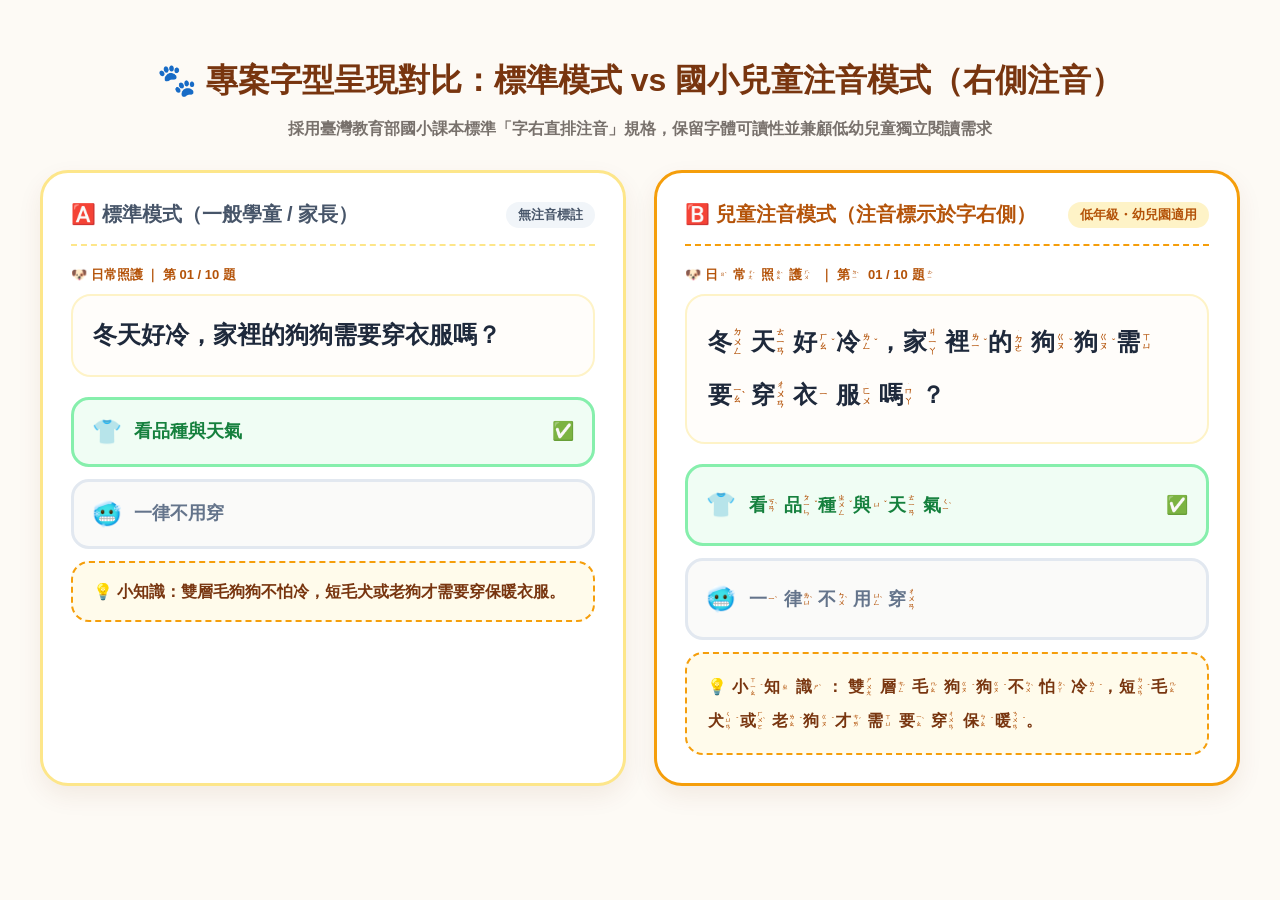
<file: mockup_side_by_side.html>
<!DOCTYPE html>
<html lang="zh-TW">
<head>
<meta charset="UTF-8">
<meta name="viewport" content="width=device-width, initial-scale=1.0">
<title>注音標示右側對比圖 (Standard vs Zhuyin Mode)</title>
<style>
  :root {
    --color-primary: #78350f;
    --color-primary-light: #fef3c7;
    --color-accent: #d97706;
    --color-border: #fde68a;
    --color-bg: #fefbf3;
  }
  body {
    font-family: -apple-system, BlinkMacSystemFont, "PingFang TC", "Microsoft JhengHei", "Noto Sans TC", sans-serif;
    background: #fdfaf5;
    padding: 30px;
    color: #1e293b;
  }
  .compare-grid {
    display: grid;
    grid-template-columns: 1fr 1fr;
    gap: 28px;
    max-width: 1200px;
    margin: 0 auto;
  }
  .panel {
    background: #ffffff;
    border: 3px solid #fde68a;
    border-radius: 28px;
    padding: 28px;
    box-shadow: 0 10px 24px rgba(120, 53, 15, 0.08);
  }
  .panel-header {
    display: flex;
    align-items: center;
    justify-content: space-between;
    padding-bottom: 16px;
    margin-bottom: 20px;
    border-bottom: 2px dashed #fde68a;
  }
  .panel-title {
    font-size: 20px;
    font-weight: 900;
  }
  .panel-badge {
    font-size: 13px;
    font-weight: 800;
    padding: 4px 12px;
    border-radius: 9999px;
  }
  .badge-std { background: #f1f5f9; color: #475569; }
  .badge-zy { background: #fef3c7; color: #b45309; }

  /* Zhuyin Components */
  .zy-w {
    display: inline-flex;
    align-items: center;
    vertical-align: baseline;
    margin: 0 0.8px;
    line-height: 1;
  }
  .zy-c {
    font-size: 1em;
    font-weight: inherit;
    line-height: 1;
  }
  .zy-r {
    display: inline-grid;
    grid-template-columns: auto 7px;
    align-items: center;
    margin-left: 1.5px;
    user-select: none;
    line-height: 1;
  }
  .zy-b {
    display: flex;
    flex-direction: column;
    align-items: center;
    font-size: 0.38em;
    font-weight: 800;
    line-height: 1.05;
    color: #b45309;
    letter-spacing: -0.04em;
  }
  .zy-t {
    display: flex;
    flex-direction: column;
    justify-content: space-around;
    height: 100%;
    font-size: 0.36em;
    font-weight: 900;
    color: #b45309;
    line-height: 1;
  }
  .zy-t .t2 { align-self: flex-start; margin-top: 1px; }
  .zy-t .t3 { align-self: flex-end; margin-bottom: 1px; }
  .zy-t .t4 { align-self: flex-start; margin-top: 1px; }
  .zy-t .t5 { font-size: 0.9em; margin-bottom: -2px; line-height: 0.8; }

  .q-box {
    background: #fffdfa;
    border: 2px solid #fef3c7;
    border-radius: 20px;
    padding: 20px;
    margin-bottom: 20px;
    font-size: 24px;
    font-weight: 900;
    line-height: 2.2;
  }
  .opt-btn {
    border: 3px solid #e2e8f0;
    border-radius: 18px;
    padding: 14px 18px;
    margin-bottom: 12px;
    font-size: 18px;
    font-weight: 800;
    line-height: 2;
    display: flex;
    align-items: center;
  }
  .opt-btn.correct {
    background: #f0fdf4;
    border-color: #86efac;
    color: #15803d;
  }
  .opt-btn.idle {
    background: #fafaf9;
    color: #64748b;
  }
  .explain-box {
    background: #fffbeb;
    border: 2px dashed #f59e0b;
    border-radius: 18px;
    padding: 16px 20px;
    font-size: 16px;
    font-weight: 700;
    line-height: 2.1;
    color: #78350f;
  }
</style>
</head>
<body>

<div style="text-align:center; margin-bottom: 30px;">
  <h1 style="font-size: 32px; font-weight: 900; color: #78350f; margin-bottom: 8px;">
    🐾 專案字型呈現對比：標準模式 vs 國小兒童注音模式（右側注音）
  </h1>
  <p style="font-size: 16px; color: #78716c; font-weight: 600;">
    採用臺灣教育部國小課本標準「字右直排注音」規格，保留字體可讀性並兼顧低幼兒童獨立閱讀需求
  </p>
</div>

<div class="compare-grid">

  <!-- 左邊：標準模式 (一般閱讀) -->
  <div class="panel">
    <div class="panel-header">
      <div class="panel-title" style="color: #475569;">
        🅰️ 標準模式（一般學童 / 家長）
      </div>
      <div class="panel-badge badge-std">無注音標註</div>
    </div>

    <div style="font-size: 13px; font-weight: 800; color: #b45309; margin-bottom: 10px;">
      🐶 日常照護 ｜ 第 01 / 10 題
    </div>

    <div class="q-box" style="line-height: 1.6;">
      冬天好冷，家裡的狗狗需要穿衣服嗎？
    </div>

    <div class="opt-btn correct" style="line-height: 1.5;">
      <span style="font-size: 24px; margin-right: 12px;">👕</span>
      <span>看品種與天氣</span>
      <span style="margin-left: auto;">✅</span>
    </div>

    <div class="opt-btn idle" style="line-height: 1.5;">
      <span style="font-size: 24px; margin-right: 12px;">🥶</span>
      <span>一律不用穿</span>
    </div>

    <div class="explain-box" style="line-height: 1.6;">
      💡 <strong>小知識</strong>：雙層毛狗狗不怕冷，短毛犬或老狗才需要穿保暖衣服。
    </div>
  </div>

  <!-- 右邊：注音模式 (字右側注音) -->
  <div class="panel" style="border-color: #f59e0b;">
    <div class="panel-header" style="border-bottom-color: #f59e0b;">
      <div class="panel-title" style="color: #b45309;">
        🅱️ 兒童注音模式（注音標示於字右側）
      </div>
      <div class="panel-badge badge-zy">低年級・幼兒園適用</div>
    </div>

    <div style="font-size: 13px; font-weight: 800; color: #b45309; margin-bottom: 10px;">
      🐶 <span class="zy-w"><span class="zy-c">日</span><span class="zy-r"><span class="zy-b"><span>ㄖ</span></span><span class="zy-t"><span class="t4">ˋ</span></span></span></span><span class="zy-w"><span class="zy-c">常</span><span class="zy-r"><span class="zy-b"><span>ㄔ</span><span>ㄤ</span></span><span class="zy-t"><span class="t2">ˊ</span></span></span></span><span class="zy-w"><span class="zy-c">照</span><span class="zy-r"><span class="zy-b"><span>ㄓ</span><span>ㄠ</span></span><span class="zy-t"><span class="t4">ˋ</span></span></span></span><span class="zy-w"><span class="zy-c">護</span><span class="zy-r"><span class="zy-b"><span>ㄏ</span><span>ㄨ</span></span><span class="zy-t"><span class="t4">ˋ</span></span></span></span> ｜ <span class="zy-w"><span class="zy-c">第</span><span class="zy-r"><span class="zy-b"><span>ㄉ</span><span>ㄧ</span></span><span class="zy-t"><span class="t4">ˋ</span></span></span></span> 01 / 10 <span class="zy-w"><span class="zy-c">題</span><span class="zy-r"><span class="zy-b"><span>ㄊ</span><span>ㄧ</span></span><span class="zy-t"><span class="t2">ˊ</span></span></span></span>
    </div>

    <div class="q-box">
      <span class="zy-w"><span class="zy-c">冬</span><span class="zy-r"><span class="zy-b"><span>ㄉ</span><span>ㄨ</span><span>ㄥ</span></span></span></span><span class="zy-w"><span class="zy-c">天</span><span class="zy-r"><span class="zy-b"><span>ㄊ</span><span>ㄧ</span><span>ㄢ</span></span></span></span><span class="zy-w"><span class="zy-c">好</span><span class="zy-r"><span class="zy-b"><span>ㄏ</span><span>ㄠ</span></span><span class="zy-t"><span class="t3">ˇ</span></span></span></span><span class="zy-w"><span class="zy-c">冷</span><span class="zy-r"><span class="zy-b"><span>ㄌ</span><span>ㄥ</span></span><span class="zy-t"><span class="t3">ˇ</span></span></span></span>，<span class="zy-w"><span class="zy-c">家</span><span class="zy-r"><span class="zy-b"><span>ㄐ</span><span>ㄧ</span><span>ㄚ</span></span></span></span><span class="zy-w"><span class="zy-c">裡</span><span class="zy-r"><span class="zy-b"><span>ㄌ</span><span>ㄧ</span></span><span class="zy-t"><span class="t3">ˇ</span></span></span></span><span class="zy-w"><span class="zy-c">的</span><span class="zy-r"><span class="zy-b"><span class="zy-t t5">˙</span><span>ㄉ</span><span>ㄜ</span></span></span></span><span class="zy-w"><span class="zy-c">狗</span><span class="zy-r"><span class="zy-b"><span>ㄍ</span><span>ㄡ</span></span><span class="zy-t"><span class="t3">ˇ</span></span></span></span><span class="zy-w"><span class="zy-c">狗</span><span class="zy-r"><span class="zy-b"><span>ㄍ</span><span>ㄡ</span></span><span class="zy-t"><span class="t3">ˇ</span></span></span></span><span class="zy-w"><span class="zy-c">需</span><span class="zy-r"><span class="zy-b"><span>ㄒ</span><span>ㄩ</span></span></span></span><span class="zy-w"><span class="zy-c">要</span><span class="zy-r"><span class="zy-b"><span>ㄧ</span><span>ㄠ</span></span><span class="zy-t"><span class="t4">ˋ</span></span></span></span><span class="zy-w"><span class="zy-c">穿</span><span class="zy-r"><span class="zy-b"><span>ㄔ</span><span>ㄨ</span><span>ㄢ</span></span></span></span><span class="zy-w"><span class="zy-c">衣</span><span class="zy-r"><span class="zy-b"><span>ㄧ</span></span></span></span><span class="zy-w"><span class="zy-c">服</span><span class="zy-r"><span class="zy-b"><span class="zy-t t5">˙</span><span>ㄈ</span><span>ㄨ</span></span></span></span><span class="zy-w"><span class="zy-c">嗎</span><span class="zy-r"><span class="zy-b"><span class="zy-t t5">˙</span><span>ㄇ</span><span>ㄚ</span></span></span></span>？
    </div>

    <div class="opt-btn correct">
      <span style="font-size: 24px; margin-right: 12px;">👕</span>
      <span>
        <span class="zy-w"><span class="zy-c">看</span><span class="zy-r"><span class="zy-b"><span>ㄎ</span><span>ㄢ</span></span><span class="zy-t"><span class="t4">ˋ</span></span></span></span><span class="zy-w"><span class="zy-c">品</span><span class="zy-r"><span class="zy-b"><span>ㄆ</span><span>ㄧ</span><span>ㄣ</span></span><span class="zy-t"><span class="t3">ˇ</span></span></span></span><span class="zy-w"><span class="zy-c">種</span><span class="zy-r"><span class="zy-b"><span>ㄓ</span><span>ㄨ</span><span>ㄥ</span></span><span class="zy-t"><span class="t3">ˇ</span></span></span></span><span class="zy-w"><span class="zy-c">與</span><span class="zy-r"><span class="zy-b"><span>ㄩ</span></span><span class="zy-t"><span class="t3">ˇ</span></span></span></span><span class="zy-w"><span class="zy-c">天</span><span class="zy-r"><span class="zy-b"><span>ㄊ</span><span>ㄧ</span><span>ㄢ</span></span></span></span><span class="zy-w"><span class="zy-c">氣</span><span class="zy-r"><span class="zy-b"><span>ㄑ</span><span>ㄧ</span></span><span class="zy-t"><span class="t4">ˋ</span></span></span></span>
      </span>
      <span style="margin-left: auto;">✅</span>
    </div>

    <div class="opt-btn idle">
      <span style="font-size: 24px; margin-right: 12px;">🥶</span>
      <span>
        <span class="zy-w"><span class="zy-c">一</span><span class="zy-r"><span class="zy-b"><span>ㄧ</span></span><span class="zy-t"><span class="t4">ˋ</span></span></span></span><span class="zy-w"><span class="zy-c">律</span><span class="zy-r"><span class="zy-b"><span>ㄌ</span><span>ㄩ</span></span><span class="zy-t"><span class="t4">ˋ</span></span></span></span><span class="zy-w"><span class="zy-c">不</span><span class="zy-r"><span class="zy-b"><span>ㄅ</span><span>ㄨ</span></span><span class="zy-t"><span class="t4">ˋ</span></span></span></span><span class="zy-w"><span class="zy-c">用</span><span class="zy-r"><span class="zy-b"><span>ㄩ</span><span>ㄥ</span></span><span class="zy-t"><span class="t4">ˋ</span></span></span></span><span class="zy-w"><span class="zy-c">穿</span><span class="zy-r"><span class="zy-b"><span>ㄔ</span><span>ㄨ</span><span>ㄢ</span></span></span></span>
      </span>
    </div>

    <div class="explain-box">
      💡 <strong>
        <span class="zy-w"><span class="zy-c">小</span><span class="zy-r"><span class="zy-b"><span>ㄒ</span><span>ㄧ</span><span>ㄠ</span></span><span class="zy-t"><span class="t3">ˇ</span></span></span></span><span class="zy-w"><span class="zy-c">知</span><span class="zy-r"><span class="zy-b"><span>ㄓ</span></span></span></span><span class="zy-w"><span class="zy-c">識</span><span class="zy-r"><span class="zy-b"><span>ㄕ</span></span><span class="zy-t"><span class="t4">ˋ</span></span></span></span>：
      </strong>
      <span class="zy-w"><span class="zy-c">雙</span><span class="zy-r"><span class="zy-b"><span>ㄕ</span><span>ㄨ</span><span>ㄤ</span></span></span></span><span class="zy-w"><span class="zy-c">層</span><span class="zy-r"><span class="zy-b"><span>ㄘ</span><span>ㄥ</span></span><span class="zy-t"><span class="t2">ˊ</span></span></span></span><span class="zy-w"><span class="zy-c">毛</span><span class="zy-r"><span class="zy-b"><span>ㄇ</span><span>ㄠ</span></span><span class="zy-t"><span class="t2">ˊ</span></span></span></span><span class="zy-w"><span class="zy-c">狗</span><span class="zy-r"><span class="zy-b"><span>ㄍ</span><span>ㄡ</span></span><span class="zy-t"><span class="t3">ˇ</span></span></span></span><span class="zy-w"><span class="zy-c">狗</span><span class="zy-r"><span class="zy-b"><span>ㄍ</span><span>ㄡ</span></span><span class="zy-t"><span class="t3">ˇ</span></span></span></span><span class="zy-w"><span class="zy-c">不</span><span class="zy-r"><span class="zy-b"><span>ㄅ</span><span>ㄨ</span></span><span class="zy-t"><span class="t4">ˋ</span></span></span></span><span class="zy-w"><span class="zy-c">怕</span><span class="zy-r"><span class="zy-b"><span>ㄆ</span><span>ㄚ</span></span><span class="zy-t"><span class="t4">ˋ</span></span></span></span><span class="zy-w"><span class="zy-c">冷</span><span class="zy-r"><span class="zy-b"><span>ㄌ</span><span>ㄥ</span></span><span class="zy-t"><span class="t3">ˇ</span></span></span></span>，<span class="zy-w"><span class="zy-c">短</span><span class="zy-r"><span class="zy-b"><span>ㄉ</span><span>ㄨ</span><span>ㄢ</span></span><span class="zy-t"><span class="t3">ˇ</span></span></span></span><span class="zy-w"><span class="zy-c">毛</span><span class="zy-r"><span class="zy-b"><span>ㄇ</span><span>ㄠ</span></span><span class="zy-t"><span class="t2">ˊ</span></span></span></span><span class="zy-w"><span class="zy-c">犬</span><span class="zy-r"><span class="zy-b"><span>ㄑ</span><span>ㄩ</span><span>ㄢ</span></span><span class="zy-t"><span class="t3">ˇ</span></span></span></span><span class="zy-w"><span class="zy-c">或</span><span class="zy-r"><span class="zy-b"><span>ㄏ</span><span>ㄨ</span><span>ㄛ</span></span><span class="zy-t"><span class="t4">ˋ</span></span></span></span><span class="zy-w"><span class="zy-c">老</span><span class="zy-r"><span class="zy-b"><span>ㄌ</span><span>ㄠ</span></span><span class="zy-t"><span class="t3">ˇ</span></span></span></span><span class="zy-w"><span class="zy-c">狗</span><span class="zy-r"><span class="zy-b"><span>ㄍ</span><span>ㄡ</span></span><span class="zy-t"><span class="t3">ˇ</span></span></span></span><span class="zy-w"><span class="zy-c">才</span><span class="zy-r"><span class="zy-b"><span>ㄘ</span><span>ㄞ</span></span><span class="zy-t"><span class="t2">ˊ</span></span></span></span><span class="zy-w"><span class="zy-c">需</span><span class="zy-r"><span class="zy-b"><span>ㄒ</span><span>ㄩ</span></span></span></span><span class="zy-w"><span class="zy-c">要</span><span class="zy-r"><span class="zy-b"><span>ㄧ</span><span>ㄠ</span></span><span class="zy-t"><span class="t4">ˋ</span></span></span></span><span class="zy-w"><span class="zy-c">穿</span><span class="zy-r"><span class="zy-b"><span>ㄔ</span><span>ㄨ</span><span>ㄢ</span></span></span></span><span class="zy-w"><span class="zy-c">保</span><span class="zy-r"><span class="zy-b"><span>ㄅ</span><span>ㄠ</span></span><span class="zy-t"><span class="t3">ˇ</span></span></span></span><span class="zy-w"><span class="zy-c">暖</span><span class="zy-r"><span class="zy-b"><span>ㄋ</span><span>ㄨ</span><span>ㄢ</span></span><span class="zy-t"><span class="t3">ˇ</span></span></span></span>。
    </div>
  </div>

</div>

</body>
</html>
</file>
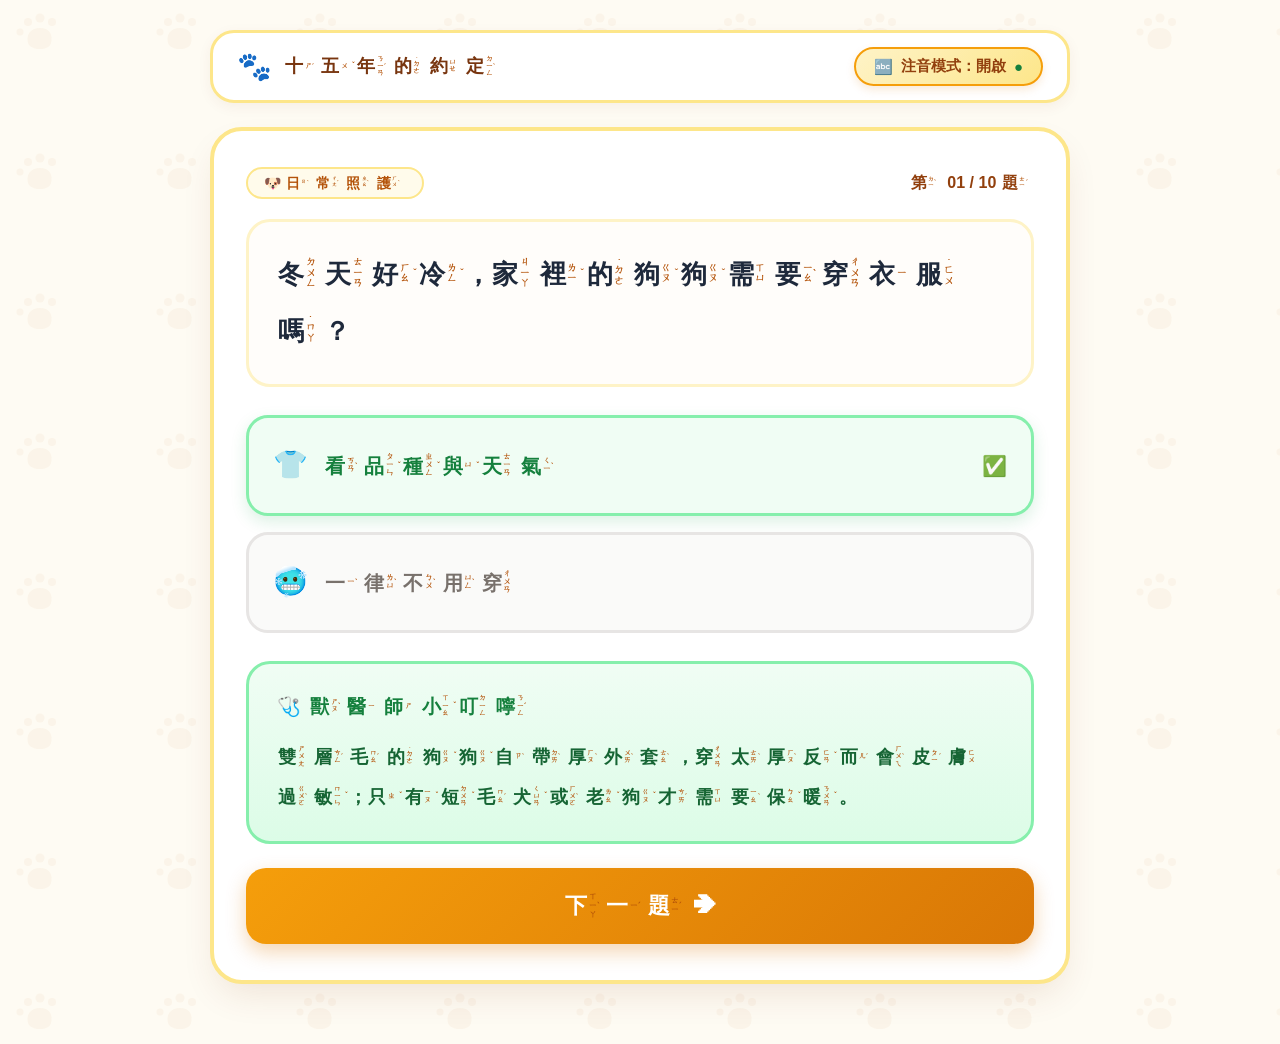
<file: mockup_zhuyin_demo.html>
<!DOCTYPE html>
<html lang="zh-TW">
<head>
<meta charset="UTF-8">
<meta name="viewport" content="width=device-width, initial-scale=1.0">
<title>注音標示右側版型示意圖 (Taiwan Textbook Standard Zhuyin)</title>
<style>
  :root {
    --color-primary: #78350f;
    --color-primary-light: #fef3c7;
    --color-accent: #d97706;
    --color-accent-light: #fffbeb;
    --color-matcha: #15803d;
    --color-matcha-light: #dcfce7;
    --color-bg-main: #fefbf3;
    --color-surface: #ffffff;
    --color-text-main: #292524;
    --color-border: #fde68a;
    --radius-lg: 32px;
    --radius-full: 9999px;
  }

  *, *::before, *::after {
    box-sizing: border-box;
    margin: 0; padding: 0;
  }

  body {
    font-family: -apple-system, BlinkMacSystemFont, "PingFang TC", "Microsoft JhengHei", "Noto Sans TC", sans-serif;
    background-color: var(--color-bg-main);
    background-image: url("data:image/svg+xml,%3Csvg xmlns='http://www.w3.org/2000/svg' width='140' height='140' viewBox='0 0 140 140'%3E%3Cg fill='%23b45309' fill-opacity='0.038'%3E%3Ccircle cx='28' cy='22' r='4'/%3E%3Ccircle cx='40' cy='18' r='4.5'/%3E%3Ccircle cx='52' cy='22' r='4'/%3E%3Ccircle cx='20' cy='32' r='3.5'/%3E%3Cpath d='M40,28 C30,28 26,35 28,43 C31,51 49,51 51,43 C53,35 50,28 40,28 Z'/%3E%3C/g%3E%3C/svg%3E");
    color: var(--color-text-main);
    padding: 30px 20px;
    display: flex;
    flex-direction: column;
    align-items: center;
  }

  /* =========================================================
     核心注音元件架構 (Zhuyin Right-side Component CSS)
     ========================================================= */
  .zy-w {
    display: inline-flex;
    align-items: center;
    vertical-align: baseline;
    margin: 0 1px;
    line-height: 1;
  }
  .zy-c {
    font-size: 1em;
    font-weight: inherit;
    color: inherit;
    line-height: 1;
  }
  .zy-r {
    display: inline-grid;
    grid-template-columns: auto 7px;
    align-items: center;
    margin-left: 1.5px;
    margin-right: 1px;
    user-select: none;
    font-family: -apple-system, "PingFang TC", "Hiragino Sans CNS", "Microsoft JhengHei", sans-serif;
    line-height: 1;
    transform: translateY(-0.05em);
  }
  .zy-b {
    display: flex;
    flex-direction: column;
    align-items: center;
    justify-content: center;
    font-size: 0.38em;
    font-weight: 800;
    line-height: 1.05;
    color: #b45309; /* 琥珀焦糖暖色 */
    letter-spacing: -0.04em;
  }
  .zy-t {
    display: flex;
    flex-direction: column;
    justify-content: space-around;
    height: 100%;
    font-size: 0.36em;
    font-weight: 900;
    color: #b45309;
    line-height: 1;
    margin-left: 0.5px;
  }
  .zy-t .tone-2 { align-self: flex-start; margin-top: 1px; }
  .zy-t .tone-3 { align-self: flex-end; margin-bottom: 1px; }
  .zy-t .tone-4 { align-self: flex-start; margin-top: 1px; }
  .zy-light {
    font-size: 0.9em;
    font-weight: 900;
    color: #b45309;
    margin-bottom: -2px;
    line-height: 0.8;
  }

  /* 容器與版面 */
  .demo-container {
    max-width: 860px;
    width: 100%;
  }

  .nav-header {
    background: #ffffff;
    border: 3px solid var(--color-border);
    border-radius: 24px;
    padding: 14px 24px;
    display: flex;
    align-items: center;
    justify-content: space-between;
    box-shadow: 0 4px 14px rgba(120, 53, 15, 0.06);
    margin-bottom: 24px;
  }

  .nav-title {
    display: flex;
    align-items: center;
    gap: 12px;
    font-size: 18px;
    font-weight: 900;
    color: var(--color-primary);
  }

  /* 兒童注音切換鈕 */
  .zy-toggle-btn {
    display: flex;
    align-items: center;
    gap: 8px;
    background: linear-gradient(135deg, #fef3c7 0%, #fde68a 100%);
    border: 2px solid #f59e0b;
    border-radius: var(--radius-full);
    padding: 8px 18px;
    font-size: 15px;
    font-weight: 900;
    color: #92400e;
    box-shadow: 0 4px 8px rgba(217, 119, 6, 0.15);
  }

  /* 模擬卡片 */
  .quiz-card {
    background: #ffffff;
    border: 4px solid var(--color-border);
    border-radius: var(--radius-lg);
    padding: 36px 32px;
    box-shadow: 0 16px 36px -8px rgba(120, 53, 15, 0.12);
    margin-bottom: 30px;
    position: relative;
  }

  .tag-bar {
    display: flex;
    align-items: center;
    justify-content: space-between;
    margin-bottom: 20px;
  }
  .tag-capsule {
    background: #fffbeb;
    border: 2px solid #fde68a;
    color: #b45309;
    padding: 6px 16px;
    border-radius: var(--radius-full);
    font-size: 14px;
    font-weight: 800;
  }
  .count-capsule {
    font-size: 16px;
    font-weight: 900;
    color: #92400e;
  }

  .q-prompt-box {
    background: #fffdfa;
    border: 3px solid #fef3c7;
    border-radius: 24px;
    padding: 24px 28px;
    margin-bottom: 28px;
  }
  .q-title {
    font-size: 26px;
    font-weight: 900;
    color: #1e293b;
    line-height: 2.2;
  }

  /* 選項組 */
  .options-list {
    display: flex;
    flex-direction: column;
    gap: 16px;
    margin-bottom: 28px;
  }
  .opt-btn {
    display: flex;
    align-items: center;
    background: #ffffff;
    border: 3px solid #e2e8f0;
    border-radius: 22px;
    padding: 18px 24px;
    font-size: 20px;
    font-weight: 800;
    line-height: 2.1;
    color: #1e293b;
    transition: all 0.2s;
  }
  .opt-btn.correct-active {
    background: #f0fdf4;
    border-color: #86efac;
    color: #15803d;
    box-shadow: 0 6px 16px rgba(22, 163, 74, 0.15);
  }
  .opt-btn.wrong-idle {
    background: #fafaf9;
    border-color: #e7e5e4;
    color: #78716c;
  }
  .opt-icon {
    font-size: 28px;
    margin-right: 16px;
    flex-shrink: 0;
  }
  .opt-status {
    margin-left: auto;
    font-size: 20px;
  }

  /* 詳解卡 */
  .explain-box {
    background: linear-gradient(180deg, #f0fdf4 0%, #dcfce7 100%);
    border: 3px solid #86efac;
    border-radius: 24px;
    padding: 24px 28px;
    margin-bottom: 24px;
  }
  .explain-header {
    display: flex;
    align-items: center;
    gap: 8px;
    font-size: 19px;
    font-weight: 900;
    color: #15803d;
    margin-bottom: 12px;
    line-height: 2;
  }
  .explain-body {
    font-size: 18px;
    font-weight: 700;
    color: #166534;
    line-height: 2.2;
  }

  /* 底部按鈕 */
  .btn-next {
    width: 100%;
    background: linear-gradient(135deg, #f59e0b 0%, #d97706 100%);
    border: none;
    border-radius: 20px;
    padding: 18px 30px;
    color: #ffffff;
    font-size: 22px;
    font-weight: 900;
    line-height: 1.8;
    text-align: center;
    box-shadow: 0 8px 20px rgba(217, 119, 6, 0.3);
  }
</style>
</head>
<body>

<div class="demo-container">

  <!-- 頂部導航列：帶有專為幼童與家長設計的注音開關 -->
  <header class="nav-header">
    <div class="nav-title">
      <span style="font-size: 28px;">🐾</span>
      <div>
        <span class="zy-w"><span class="zy-c">十</span><span class="zy-r"><span class="zy-b"><span>ㄕ</span></span><span class="zy-t"><span class="tone-2">ˊ</span></span></span></span><span class="zy-w"><span class="zy-c">五</span><span class="zy-r"><span class="zy-b"><span>ㄨ</span></span><span class="zy-t"><span class="tone-3">ˇ</span></span></span></span><span class="zy-w"><span class="zy-c">年</span><span class="zy-r"><span class="zy-b"><span>ㄋ</span><span>ㄧ</span><span>ㄢ</span></span><span class="zy-t"><span class="tone-2">ˊ</span></span></span></span><span class="zy-w"><span class="zy-c">的</span><span class="zy-r"><span class="zy-b"><span class="zy-light">˙</span><span>ㄉ</span><span>ㄜ</span></span></span></span><span class="zy-w"><span class="zy-c">約</span><span class="zy-r"><span class="zy-b"><span>ㄩ</span><span>ㄝ</span></span></span></span><span class="zy-w"><span class="zy-c">定</span><span class="zy-r"><span class="zy-b"><span>ㄉ</span><span>ㄧ</span><span>ㄥ</span></span><span class="zy-t"><span class="tone-4">ˋ</span></span></span></span>
      </div>
    </div>
    <div class="zy-toggle-btn">
      <span>🔤</span>
      <span>注音模式：開啟</span>
      <span style="color:#15803d;">●</span>
    </div>
  </header>

  <!-- 題目卡片示範 -->
  <main class="quiz-card">
    <div class="tag-bar">
      <div class="tag-capsule">
        🐶 <span class="zy-w"><span class="zy-c">日</span><span class="zy-r"><span class="zy-b"><span>ㄖ</span></span><span class="zy-t"><span class="tone-4">ˋ</span></span></span></span><span class="zy-w"><span class="zy-c">常</span><span class="zy-r"><span class="zy-b"><span>ㄔ</span><span>ㄤ</span></span><span class="zy-t"><span class="tone-2">ˊ</span></span></span></span><span class="zy-w"><span class="zy-c">照</span><span class="zy-r"><span class="zy-b"><span>ㄓ</span><span>ㄠ</span></span><span class="zy-t"><span class="tone-4">ˋ</span></span></span></span><span class="zy-w"><span class="zy-c">護</span><span class="zy-r"><span class="zy-b"><span>ㄏ</span><span>ㄨ</span></span><span class="zy-t"><span class="tone-4">ˋ</span></span></span></span>
      </div>
      <div class="count-capsule">
        <span class="zy-w"><span class="zy-c">第</span><span class="zy-r"><span class="zy-b"><span>ㄉ</span><span>ㄧ</span></span><span class="zy-t"><span class="tone-4">ˋ</span></span></span></span> 01 / 10 <span class="zy-w"><span class="zy-c">題</span><span class="zy-r"><span class="zy-b"><span>ㄊ</span><span>ㄧ</span></span><span class="zy-t"><span class="tone-2">ˊ</span></span></span></span>
      </div>
    </div>

    <!-- 題目本文：右側注音 -->
    <div class="q-prompt-box">
      <h2 class="q-title">
        <span class="zy-w"><span class="zy-c">冬</span><span class="zy-r"><span class="zy-b"><span>ㄉ</span><span>ㄨ</span><span>ㄥ</span></span></span></span><span class="zy-w"><span class="zy-c">天</span><span class="zy-r"><span class="zy-b"><span>ㄊ</span><span>ㄧ</span><span>ㄢ</span></span></span></span><span class="zy-w"><span class="zy-c">好</span><span class="zy-r"><span class="zy-b"><span>ㄏ</span><span>ㄠ</span></span><span class="zy-t"><span class="tone-3">ˇ</span></span></span></span><span class="zy-w"><span class="zy-c">冷</span><span class="zy-r"><span class="zy-b"><span>ㄌ</span><span>ㄥ</span></span><span class="zy-t"><span class="tone-3">ˇ</span></span></span></span>，<span class="zy-w"><span class="zy-c">家</span><span class="zy-r"><span class="zy-b"><span>ㄐ</span><span>ㄧ</span><span>ㄚ</span></span></span></span><span class="zy-w"><span class="zy-c">裡</span><span class="zy-r"><span class="zy-b"><span>ㄌ</span><span>ㄧ</span></span><span class="zy-t"><span class="tone-3">ˇ</span></span></span></span><span class="zy-w"><span class="zy-c">的</span><span class="zy-r"><span class="zy-b"><span class="zy-light">˙</span><span>ㄉ</span><span>ㄜ</span></span></span></span><span class="zy-w"><span class="zy-c">狗</span><span class="zy-r"><span class="zy-b"><span>ㄍ</span><span>ㄡ</span></span><span class="zy-t"><span class="tone-3">ˇ</span></span></span></span><span class="zy-w"><span class="zy-c">狗</span><span class="zy-r"><span class="zy-b"><span>ㄍ</span><span>ㄡ</span></span><span class="zy-t"><span class="tone-3">ˇ</span></span></span></span><span class="zy-w"><span class="zy-c">需</span><span class="zy-r"><span class="zy-b"><span>ㄒ</span><span>ㄩ</span></span></span></span><span class="zy-w"><span class="zy-c">要</span><span class="zy-r"><span class="zy-b"><span>ㄧ</span><span>ㄠ</span></span><span class="zy-t"><span class="tone-4">ˋ</span></span></span></span><span class="zy-w"><span class="zy-c">穿</span><span class="zy-r"><span class="zy-b"><span>ㄔ</span><span>ㄨ</span><span>ㄢ</span></span></span></span><span class="zy-w"><span class="zy-c">衣</span><span class="zy-r"><span class="zy-b"><span>ㄧ</span></span></span></span><span class="zy-w"><span class="zy-c">服</span><span class="zy-r"><span class="zy-b"><span class="zy-light">˙</span><span>ㄈ</span><span>ㄨ</span></span></span></span><span class="zy-w"><span class="zy-c">嗎</span><span class="zy-r"><span class="zy-b"><span class="zy-light">˙</span><span>ㄇ</span><span>ㄚ</span></span></span></span>？
      </h2>
    </div>

    <!-- 選項組：右側注音 -->
    <div class="options-list">
      <!-- 正確選項 -->
      <div class="opt-btn correct-active">
        <span class="opt-icon">👕</span>
        <span>
          <span class="zy-w"><span class="zy-c">看</span><span class="zy-r"><span class="zy-b"><span>ㄎ</span><span>ㄢ</span></span><span class="zy-t"><span class="tone-4">ˋ</span></span></span></span><span class="zy-w"><span class="zy-c">品</span><span class="zy-r"><span class="zy-b"><span>ㄆ</span><span>ㄧ</span><span>ㄣ</span></span><span class="zy-t"><span class="tone-3">ˇ</span></span></span></span><span class="zy-w"><span class="zy-c">種</span><span class="zy-r"><span class="zy-b"><span>ㄓ</span><span>ㄨ</span><span>ㄥ</span></span><span class="zy-t"><span class="tone-3">ˇ</span></span></span></span><span class="zy-w"><span class="zy-c">與</span><span class="zy-r"><span class="zy-b"><span>ㄩ</span></span><span class="zy-t"><span class="tone-3">ˇ</span></span></span></span><span class="zy-w"><span class="zy-c">天</span><span class="zy-r"><span class="zy-b"><span>ㄊ</span><span>ㄧ</span><span>ㄢ</span></span></span></span><span class="zy-w"><span class="zy-c">氣</span><span class="zy-r"><span class="zy-b"><span>ㄑ</span><span>ㄧ</span></span><span class="zy-t"><span class="tone-4">ˋ</span></span></span></span>
        </span>
        <span class="opt-status">✅</span>
      </div>

      <!-- 誘答選項 -->
      <div class="opt-btn wrong-idle">
        <span class="opt-icon">🥶</span>
        <span>
          <span class="zy-w"><span class="zy-c">一</span><span class="zy-r"><span class="zy-b"><span>ㄧ</span></span><span class="zy-t"><span class="tone-4">ˋ</span></span></span></span><span class="zy-w"><span class="zy-c">律</span><span class="zy-r"><span class="zy-b"><span>ㄌ</span><span>ㄩ</span></span><span class="zy-t"><span class="tone-4">ˋ</span></span></span></span><span class="zy-w"><span class="zy-c">不</span><span class="zy-r"><span class="zy-b"><span>ㄅ</span><span>ㄨ</span></span><span class="zy-t"><span class="tone-4">ˋ</span></span></span></span><span class="zy-w"><span class="zy-c">用</span><span class="zy-r"><span class="zy-b"><span>ㄩ</span><span>ㄥ</span></span><span class="zy-t"><span class="tone-4">ˋ</span></span></span></span><span class="zy-w"><span class="zy-c">穿</span><span class="zy-r"><span class="zy-b"><span>ㄔ</span><span>ㄨ</span><span>ㄢ</span></span></span></span>
        </span>
      </div>
    </div>

    <!-- 獸醫詳解：右側注音 -->
    <div class="explain-box">
      <div class="explain-header">
        <span>🩺</span>
        <span>
          <span class="zy-w"><span class="zy-c">獸</span><span class="zy-r"><span class="zy-b"><span>ㄕ</span><span>ㄡ</span></span><span class="zy-t"><span class="tone-4">ˋ</span></span></span></span><span class="zy-w"><span class="zy-c">醫</span><span class="zy-r"><span class="zy-b"><span>ㄧ</span></span></span></span><span class="zy-w"><span class="zy-c">師</span><span class="zy-r"><span class="zy-b"><span>ㄕ</span></span></span></span><span class="zy-w"><span class="zy-c">小</span><span class="zy-r"><span class="zy-b"><span>ㄒ</span><span>ㄧ</span><span>ㄠ</span></span><span class="zy-t"><span class="tone-3">ˇ</span></span></span></span><span class="zy-w"><span class="zy-c">叮</span><span class="zy-r"><span class="zy-b"><span>ㄉ</span><span>ㄧ</span><span>ㄥ</span></span></span></span><span class="zy-w"><span class="zy-c">嚀</span><span class="zy-r"><span class="zy-b"><span>ㄋ</span><span>ㄧ</span><span>ㄥ</span></span><span class="zy-t"><span class="tone-2">ˊ</span></span></span></span>
        </span>
      </div>
      <p class="explain-body">
        <span class="zy-w"><span class="zy-c">雙</span><span class="zy-r"><span class="zy-b"><span>ㄕ</span><span>ㄨ</span><span>ㄤ</span></span></span></span><span class="zy-w"><span class="zy-c">層</span><span class="zy-r"><span class="zy-b"><span>ㄘ</span><span>ㄥ</span></span><span class="zy-t"><span class="tone-2">ˊ</span></span></span></span><span class="zy-w"><span class="zy-c">毛</span><span class="zy-r"><span class="zy-b"><span>ㄇ</span><span>ㄠ</span></span><span class="zy-t"><span class="tone-2">ˊ</span></span></span></span><span class="zy-w"><span class="zy-c">的</span><span class="zy-r"><span class="zy-b"><span class="zy-light">˙</span><span>ㄉ</span><span>ㄜ</span></span></span></span><span class="zy-w"><span class="zy-c">狗</span><span class="zy-r"><span class="zy-b"><span>ㄍ</span><span>ㄡ</span></span><span class="zy-t"><span class="tone-3">ˇ</span></span></span></span><span class="zy-w"><span class="zy-c">狗</span><span class="zy-r"><span class="zy-b"><span>ㄍ</span><span>ㄡ</span></span><span class="zy-t"><span class="tone-3">ˇ</span></span></span></span><span class="zy-w"><span class="zy-c">自</span><span class="zy-r"><span class="zy-b"><span>ㄗ</span></span><span class="zy-t"><span class="tone-4">ˋ</span></span></span></span><span class="zy-w"><span class="zy-c">帶</span><span class="zy-r"><span class="zy-b"><span>ㄉ</span><span>ㄞ</span></span><span class="zy-t"><span class="tone-4">ˋ</span></span></span></span><span class="zy-w"><span class="zy-c">厚</span><span class="zy-r"><span class="zy-b"><span>ㄏ</span><span>ㄡ</span></span><span class="zy-t"><span class="tone-4">ˋ</span></span></span></span><span class="zy-w"><span class="zy-c">外</span><span class="zy-r"><span class="zy-b"><span>ㄨ</span><span>ㄞ</span></span><span class="zy-t"><span class="tone-4">ˋ</span></span></span></span><span class="zy-w"><span class="zy-c">套</span><span class="zy-r"><span class="zy-b"><span>ㄊ</span><span>ㄠ</span></span><span class="zy-t"><span class="tone-4">ˋ</span></span></span></span>，<span class="zy-w"><span class="zy-c">穿</span><span class="zy-r"><span class="zy-b"><span>ㄔ</span><span>ㄨ</span><span>ㄢ</span></span></span></span><span class="zy-w"><span class="zy-c">太</span><span class="zy-r"><span class="zy-b"><span>ㄊ</span><span>ㄞ</span></span><span class="zy-t"><span class="tone-4">ˋ</span></span></span></span><span class="zy-w"><span class="zy-c">厚</span><span class="zy-r"><span class="zy-b"><span>ㄏ</span><span>ㄡ</span></span><span class="zy-t"><span class="tone-4">ˋ</span></span></span></span><span class="zy-w"><span class="zy-c">反</span><span class="zy-r"><span class="zy-b"><span>ㄈ</span><span>ㄢ</span></span><span class="zy-t"><span class="tone-3">ˇ</span></span></span></span><span class="zy-w"><span class="zy-c">而</span><span class="zy-r"><span class="zy-b"><span>ㄦ</span></span><span class="zy-t"><span class="tone-2">ˊ</span></span></span></span><span class="zy-w"><span class="zy-c">會</span><span class="zy-r"><span class="zy-b"><span>ㄏ</span><span>ㄨ</span><span>ㄟ</span></span><span class="zy-t"><span class="tone-4">ˋ</span></span></span></span><span class="zy-w"><span class="zy-c">皮</span><span class="zy-r"><span class="zy-b"><span>ㄆ</span><span>ㄧ</span></span><span class="zy-t"><span class="tone-2">ˊ</span></span></span></span><span class="zy-w"><span class="zy-c">膚</span><span class="zy-r"><span class="zy-b"><span>ㄈ</span><span>ㄨ</span></span></span></span><span class="zy-w"><span class="zy-c">過</span><span class="zy-r"><span class="zy-b"><span>ㄍ</span><span>ㄨ</span><span>ㄛ</span></span><span class="zy-t"><span class="tone-4">ˋ</span></span></span></span><span class="zy-w"><span class="zy-c">敏</span><span class="zy-r"><span class="zy-b"><span>ㄇ</span><span>ㄧ</span><span>ㄣ</span></span><span class="zy-t"><span class="tone-3">ˇ</span></span></span></span>；<span class="zy-w"><span class="zy-c">只</span><span class="zy-r"><span class="zy-b"><span>ㄓ</span></span><span class="zy-t"><span class="tone-3">ˇ</span></span></span></span><span class="zy-w"><span class="zy-c">有</span><span class="zy-r"><span class="zy-b"><span>ㄧ</span><span>ㄡ</span></span><span class="zy-t"><span class="tone-3">ˇ</span></span></span></span><span class="zy-w"><span class="zy-c">短</span><span class="zy-r"><span class="zy-b"><span>ㄉ</span><span>ㄨ</span><span>ㄢ</span></span><span class="zy-t"><span class="tone-3">ˇ</span></span></span></span><span class="zy-w"><span class="zy-c">毛</span><span class="zy-r"><span class="zy-b"><span>ㄇ</span><span>ㄠ</span></span><span class="zy-t"><span class="tone-2">ˊ</span></span></span></span><span class="zy-w"><span class="zy-c">犬</span><span class="zy-r"><span class="zy-b"><span>ㄑ</span><span>ㄩ</span><span>ㄢ</span></span><span class="zy-t"><span class="tone-3">ˇ</span></span></span></span><span class="zy-w"><span class="zy-c">或</span><span class="zy-r"><span class="zy-b"><span>ㄏ</span><span>ㄨ</span><span>ㄛ</span></span><span class="zy-t"><span class="tone-4">ˋ</span></span></span></span><span class="zy-w"><span class="zy-c">老</span><span class="zy-r"><span class="zy-b"><span>ㄌ</span><span>ㄠ</span></span><span class="zy-t"><span class="tone-3">ˇ</span></span></span></span><span class="zy-w"><span class="zy-c">狗</span><span class="zy-r"><span class="zy-b"><span>ㄍ</span><span>ㄡ</span></span><span class="zy-t"><span class="tone-3">ˇ</span></span></span></span><span class="zy-w"><span class="zy-c">才</span><span class="zy-r"><span class="zy-b"><span>ㄘ</span><span>ㄞ</span></span><span class="zy-t"><span class="tone-2">ˊ</span></span></span></span><span class="zy-w"><span class="zy-c">需</span><span class="zy-r"><span class="zy-b"><span>ㄒ</span><span>ㄩ</span></span></span></span><span class="zy-w"><span class="zy-c">要</span><span class="zy-r"><span class="zy-b"><span>ㄧ</span><span>ㄠ</span></span><span class="zy-t"><span class="tone-4">ˋ</span></span></span></span><span class="zy-w"><span class="zy-c">保</span><span class="zy-r"><span class="zy-b"><span>ㄅ</span><span>ㄠ</span></span><span class="zy-t"><span class="tone-3">ˇ</span></span></span></span><span class="zy-w"><span class="zy-c">暖</span><span class="zy-r"><span class="zy-b"><span>ㄋ</span><span>ㄨ</span><span>ㄢ</span></span><span class="zy-t"><span class="tone-3">ˇ</span></span></span></span>。
      </p>
    </div>

    <button class="btn-next">
      <span class="zy-w"><span class="zy-c">下</span><span class="zy-r"><span class="zy-b"><span>ㄒ</span><span>ㄧ</span><span>ㄚ</span></span><span class="zy-t"><span class="tone-4">ˋ</span></span></span></span><span class="zy-w"><span class="zy-c">一</span><span class="zy-r"><span class="zy-b"><span>ㄧ</span></span><span class="zy-t"><span class="tone-2">ˊ</span></span></span></span><span class="zy-w"><span class="zy-c">題</span><span class="zy-r"><span class="zy-b"><span>ㄊ</span><span>ㄧ</span></span><span class="zy-t"><span class="tone-2">ˊ</span></span></span></span> ➔
    </button>
  </main>

</div>

</body>
</html>
</file>
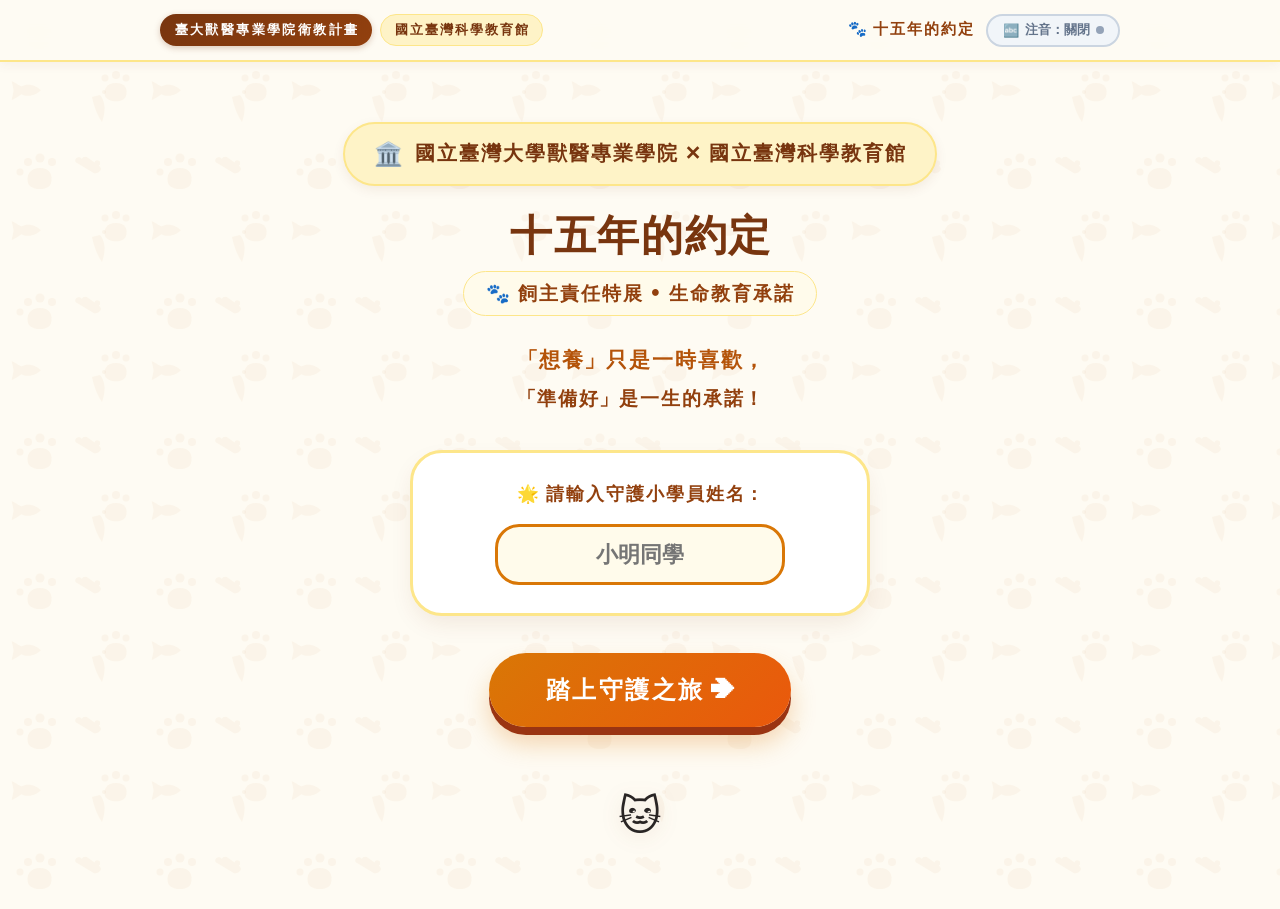
<file: test_off.html>
<!DOCTYPE html>
<html lang="zh-TW">
<head>
  <meta charset="UTF-8">
  <meta name="viewport" content="width=device-width, initial-scale=1.0, maximum-scale=1.0, user-scalable=no, viewport-fit=cover">
  <title>十五年的約定：飼主責任與長期承諾 | 國立臺灣大學獸醫學系 × 國立臺灣科學教育館</title>
  <style>
    /* ==========================================================================
       國立臺灣大學獸醫專業學院衛教計畫 ✕ 國立臺灣科學教育館
       【風格 B：法式暖陽奶油麵包風】(Warm Butter Bakery Minimal)
       32px 超大蓬鬆圓角、焦糖拿鐵褐、濃郁奶油黃、治癒抹茶綠、純淨溫暖
       ========================================================================== */
    :root {
      --color-primary: #78350f;         /* 焦糖拿鐵褐 */
      --color-primary-hover: #451a03;
      --color-primary-light: #fef3c7;   /* 濃郁奶油黃 */
      --color-warm-wood: #92400e;       /* 烘焙暖棕 */
      --color-accent: #d97706;          /* 陽光琥珀可頌橘 */
      --color-accent-hover: #b45309;
      --color-accent-light: #fffbeb;
      --color-matcha: #15803d;          /* 治癒抹茶綠 */
      --color-matcha-light: #dcfce7;
      --color-correct: #16a34a;         /* ⭕ 抹茶草本綠 */
      --color-wrong: #dc2626;           /* ❌ 莓果紅 */
      --color-fatal: #991b1b;           /* 🚨 警示深紅 */
      --color-bg-main: #fefbf3;         /* 卡士達暖奶油米白底色 */
      --color-surface: #ffffff;
      --color-text-main: #292524;       /* 溫暖深炭咖 */
      --color-text-muted: #57534e;
      --color-border: #fde68a;          /* 柔暖蛋黃邊框 */

      --radius-sm: 16px;
      --radius-md: 24px;
      --radius-lg: 32px;                /* 32px 超大蓬鬆圓角 */
      --radius-full: 9999px;

      --shadow-sm: 0 4px 10px rgba(120, 53, 15, 0.05);
      --shadow-md: 0 10px 24px -4px rgba(120, 53, 15, 0.1);
      --shadow-lg: 0 20px 42px -6px rgba(120, 53, 15, 0.14);
      --shadow-fatal: 0 18px 36px -6px rgba(185, 28, 28, 0.2);
      
      --font-friendly: "PingFang TC", "Noto Sans TC", "Hiragino Sans GB", "Microsoft JhengHei", system-ui, -apple-system, sans-serif;
    }

    *, *::before, *::after {
      box-sizing: border-box;
      margin: 0; padding: 0;
      -webkit-tap-highlight-color: transparent;
    }

    body {
      font-family: var(--font-friendly);
      background-color: var(--color-bg-main);
      /* 全景溫潤奶油小動物圖騰：爪印、骨頭、小魚、胡蘿蔔、愛心 */
      background-image: url("data:image/svg+xml,%3Csvg xmlns='http://www.w3.org/2000/svg' width='140' height='140' viewBox='0 0 140 140'%3E%3Cg fill='%23b45309' fill-opacity='0.038'%3E%3Ccircle cx='28' cy='22' r='4'/%3E%3Ccircle cx='40' cy='18' r='4.5'/%3E%3Ccircle cx='52' cy='22' r='4'/%3E%3Ccircle cx='20' cy='32' r='3.5'/%3E%3Cpath d='M40,28 C30,28 26,35 28,43 C31,51 49,51 51,43 C53,35 50,28 40,28 Z'/%3E%3Cpath d='M95,25 C92,23 88,24 87,27 C85,24 81,24 79,26 C76,29 78,32 80,33 L104,47 C107,48 111,47 113,44 C115,42 114,38 111,37 C113,36 114,32 112,30 C109,28 106,29 105,32 L95,25 Z' transform='scale(0.7) translate(30, 0)'/%3E%3Cpath d='M25,95 C37,89 49,95 55,101 C49,107 37,113 25,107 C19,111 13,115 10,116 L13,101 L10,87 C13,88 19,92 25,95 Z' transform='scale(0.65) translate(8, 38)'/%3E%3Cpath d='M100,95 Q108,105 102,122 Q95,112 92,97 Z'/%3E%3Ccircle cx='104' cy='92' r='2'/%3E%3Ccircle cx='105' cy='78' r='3.5'/%3E%3Ccircle cx='116' cy='75' r='4'/%3E%3Ccircle cx='126' cy='78' r='3.5'/%3E%3Cpath d='M116,83 C107,83 103,89 105,96 C108,103 124,103 126,96 C128,89 125,83 116,83 Z'/%3E%3C/g%3E%3C/svg%3E");
      background-repeat: repeat;
      color: var(--color-text-main);
      line-height: 1.55;
      min-height: 100vh;
      display: flex;
      flex-direction: column;
      -webkit-font-smoothing: antialiased;
      overflow-x: hidden;
      position: relative;
      padding-top: env(safe-area-inset-top);
      padding-bottom: env(safe-area-inset-bottom);
    }

    /* 頂部奶油法式質感導航 */
    .museum-header {
      background-color: rgba(254, 251, 243, 0.94);
      backdrop-filter: blur(12px);
      border-bottom: 2px solid #fde68a;
      padding: 0.85rem 1.25rem;
      position: sticky;
      top: 0;
      z-index: 60;
      box-shadow: var(--shadow-sm);
    }

    .header-content {
      max-width: 960px;
      margin: 0 auto;
      display: flex;
      justify-content: space-between;
      align-items: center;
      flex-wrap: wrap;
      gap: 0.65rem;
    }

    .brand-cluster {
      display: flex;
      align-items: center;
      gap: 0.5rem;
      flex-wrap: wrap;
    }

    .badge-ntuvet {
      background: linear-gradient(135deg, #78350f 0%, #92400e 100%);
      color: #ffffff;
      font-size: 0.82rem;
      font-weight: 900;
      padding: 0.35rem 0.85rem;
      border-radius: var(--radius-full);
      box-shadow: 0 2px 6px rgba(120, 53, 15, 0.25);
      letter-spacing: 0.03em;
    }

    .badge-museum {
      background: #fef3c7;
      color: #78350f;
      font-size: 0.8rem;
      font-weight: 900;
      padding: 0.32rem 0.8rem;
      border-radius: var(--radius-full);
      border: 1.5px solid #fde68a;
    }

    .header-tagline {
      font-size: 0.95rem;
      font-weight: 900;
      color: var(--color-warm-wood);
      display: flex;
      align-items: center;
      gap: 0.35rem;
    }

    /* 頁面專屬動物彩蛋（每頁僅 2 隻、位置種類不重複、純 Emoji 無字樣、不遮擋閱讀） */
    /* 專屬空白處彩蛋容器（每頁僅保留 1 隻，位於卡片下方留白處，絕不遮擋任何文字與交互） */
    .easter-safe-zone {
      display: flex;
      justify-content: center;
      align-items: center;
      margin-top: 1.5rem;
      padding: 0.5rem 0;
      position: relative;
      z-index: 10;
    }

    .easter-pet {
      font-size: 2.6rem;
      cursor: pointer;
      user-select: none;
      filter: drop-shadow(0 4px 10px rgba(120, 53, 15, 0.15));
      transition: transform 0.2s cubic-bezier(0.34, 1.56, 0.64, 1);
      animation: gentleDrift 4s ease-in-out infinite alternate;
      display: inline-block;
      line-height: 1;
    }

    .easter-pet:hover {
      transform: scale(1.3) rotate(8deg);
    }

    .easter-pet:active {
      transform: scale(0.9) rotate(-8deg);
    }

    .easter-pet.bounce {
      animation: jellyBounce 0.6s ease-out;
    }

    @keyframes gentleDrift {
      0% { transform: translateY(0px) rotate(0deg); }
      100% { transform: translateY(-8px) rotate(4deg); }
    }

    @keyframes jellyBounce {
      0% { transform: scale(1); }
      30% { transform: scale(1.45) rotate(-15deg); }
      50% { transform: scale(0.85) rotate(10deg); }
      70% { transform: scale(1.15) rotate(-5deg); }
      100% { transform: scale(1) rotate(0); }
    }

    /* 主內容容器 */
    .main-container {
      flex: 1;
      max-width: 820px;
      width: 100%;
      margin: 0 auto;
      padding: 1.5rem 1.25rem 4rem 1.25rem;
      display: flex;
      flex-direction: column;
      justify-content: center;
      position: relative;
      z-index: 10;
    }

    .screen-view {
      display: none;
      position: relative;
    }
    .screen-view.active {
      display: block;
      animation: popFade 0.3s cubic-bezier(0.16, 1, 0.3, 1);
    }

    @keyframes popFade {
      from { opacity: 0; transform: translateY(12px) scale(0.98); }
      to { opacity: 1; transform: translateY(0) scale(1); }
    }

    /* ==========================================================================
       第 1 幕：重構歡迎首頁 (法式奶油風格 + 32px 蓬鬆圓角 + 漸顯滑入)
       ========================================================================== */
    .welcome-showcase {
      text-align: center;
      padding: 2.25rem 1.25rem;
      max-width: 660px;
      margin: 0 auto;
      position: relative;
    }

    .hero-authority-badge {
      display: inline-flex;
      align-items: center;
      gap: 0.65rem;
      background: #fef3c7;
      color: #78350f;
      border: 2px solid #fde68a;
      padding: 0.75rem 1.85rem;
      border-radius: var(--radius-full);
      font-size: 1.22rem;
      font-weight: 950;
      box-shadow: 0 4px 12px rgba(120, 53, 15, 0.08);
      margin-bottom: 1.4rem;
    }

    .hero-authority-icon {
      font-size: 1.45rem;
    }

    .hero-main-title {
      font-size: 2.65rem;
      font-weight: 950;
      color: #78350f;
      letter-spacing: -0.01em;
      line-height: 1.25;
      margin-bottom: 0.6rem;
    }

    .hero-exhibition-tag {
      display: inline-block;
      font-size: 1.2rem;
      font-weight: 900;
      color: #92400e;
      background: #fffbeb;
      padding: 0.4rem 1.35rem;
      border-radius: var(--radius-full);
      border: 1.5px solid #fde68a;
      margin-bottom: 1.75rem;
    }

    .hero-fade-quote {
      font-size: 1.3rem;
      font-weight: 900;
      color: #b45309;
      line-height: 1.6;
      margin-bottom: 2.35rem;
      opacity: 0;
      animation: fadeInUpQuote 1s 0.35s cubic-bezier(0.16, 1, 0.3, 1) forwards;
    }

    .hero-fade-quote > span {
      display: block;
    }

    .hero-fade-quote .sub-quote {
      color: #92400e;
      font-size: 1.18rem;
      font-weight: 800;
      margin-top: 0.35rem;
    }

    @keyframes fadeInUpQuote {
      from { opacity: 0; transform: translateY(18px); }
      to { opacity: 1; transform: translateY(0); }
    }

    .student-entry-card {
      background: #ffffff;
      border-radius: var(--radius-lg);
      padding: 1.75rem 1.6rem;
      box-shadow: var(--shadow-md);
      border: 3px solid #fde68a;
      max-width: 460px;
      margin: 0 auto 2.35rem auto;
    }

    .student-entry-label {
      font-size: 1.1rem;
      font-weight: 950;
      color: var(--color-warm-wood);
      margin-bottom: 0.95rem;
      display: block;
    }

    .name-input-modern {
      font-size: 1.4rem;
      font-weight: 950;
      padding: 0.9rem 1.35rem;
      border: 3px solid #d97706;
      border-radius: var(--radius-md);
      color: #78350f;
      background-color: #fffbeb;
      width: 100%;
      max-width: 290px;
      text-align: center;
      outline: none;
      transition: all 0.2s ease;
      font-family: inherit;
    }

    .name-input-modern:focus {
      border-color: #78350f;
      background: #ffffff;
      box-shadow: 0 0 0 4px rgba(217, 119, 6, 0.25);
    }

    .btn-hero-journey {
      background: linear-gradient(135deg, #d97706 0%, #ea580c 100%);
      color: #ffffff;
      font-size: 1.48rem;
      font-weight: 950;
      border: none;
      border-radius: var(--radius-full);
      padding: 1.2rem 3.5rem;
      cursor: pointer;
      box-shadow: 0 8px 0 #9a3412, 0 16px 26px rgba(217, 119, 6, 0.3);
      transition: all 0.15s ease;
      min-height: 74px;
      letter-spacing: 0.02em;
    }

    .btn-hero-journey:hover {
      transform: translateY(-2px);
      box-shadow: 0 10px 0 #9a3412, 0 20px 30px rgba(217, 119, 6, 0.35);
    }

    .btn-hero-journey:active {
      transform: translateY(6px);
      box-shadow: 0 2px 0 #9a3412;
    }

    /* ==========================================================================
       第 2 幕：動物夥伴卡片牆 (Pet Selection Screen)
       ========================================================================== */
    .selection-header {
      text-align: center;
      margin-bottom: 1.85rem;
    }

    .selection-title {
      font-size: 1.8rem;
      font-weight: 950;
      color: #78350f;
      margin-bottom: 0.4rem;
    }

    .selection-subtitle {
      font-size: 1.1rem;
      font-weight: 900;
      color: var(--color-warm-wood);
    }

    .pets-grid {
      display: grid;
      grid-template-columns: repeat(auto-fit, minmax(260px, 1fr));
      gap: 1.5rem;
    }

    .pet-card {
      background-color: var(--color-surface);
      border: 3.5px solid #fde68a;
      border-radius: var(--radius-lg);
      padding: 1.85rem 1.35rem;
      text-align: center;
      box-shadow: var(--shadow-sm);
      cursor: pointer;
      transition: all 0.25s cubic-bezier(0.16, 1, 0.3, 1);
      display: flex;
      flex-direction: column;
      justify-content: space-between;
      min-height: 260px;
      position: relative;
      overflow: hidden;
    }

    .pet-card:hover {
      border-color: #d97706;
      transform: translateY(-6px);
      box-shadow: var(--shadow-md);
    }

    .pet-card-avatar {
      font-size: 4.8rem;
      margin-bottom: 0.4rem;
      transition: transform 0.2s ease;
    }

    .pet-card:hover .pet-card-avatar {
      transform: scale(1.15) rotate(6deg);
    }

    .pet-card-name {
      font-size: 1.5rem;
      font-weight: 950;
      color: #78350f;
      margin-bottom: 0.45rem;
    }

    .pet-card-pill {
      display: inline-block;
      font-size: 0.95rem;
      font-weight: 900;
      padding: 0.35rem 0.95rem;
      border-radius: var(--radius-full);
      background-color: #fef3c7;
      color: #92400e;
      border: 1.5px solid #fde68a;
    }

    .pet-btn-pick {
      margin-top: 1.35rem;
      background: linear-gradient(135deg, #d97706 0%, #ea580c 100%);
      color: #fff;
      font-size: 1.2rem;
      font-weight: 950;
      border: none;
      border-radius: var(--radius-md);
      padding: 0.9rem 1rem;
      cursor: pointer;
      box-shadow: 0 6px 0 #9a3412;
      width: 100%;
      transition: all 0.15s ease;
    }

    .pet-btn-pick:active {
      transform: translateY(4px);
      box-shadow: 0 2px 0 #9a3412;
    }

    /* ==========================================================================
       第 3 幕：生命考驗答題室 (守護愛心生命條 + 扣心碎裂動畫)
       ========================================================================== */
    .game-navbar {
      display: flex;
      justify-content: space-between;
      align-items: center;
      margin-bottom: 1.35rem;
      background: #ffffff;
      padding: 0.85rem 1.35rem;
      border-radius: var(--radius-md);
      box-shadow: var(--shadow-sm);
      border: 3px solid #fde68a;
    }

    .btn-back-home {
      background: #fef3c7;
      border: 2px solid #fde68a;
      border-radius: var(--radius-sm);
      padding: 0.55rem 1.1rem;
      font-size: 1.05rem;
      font-weight: 950;
      color: #78350f;
      cursor: pointer;
      display: flex;
      align-items: center;
      gap: 0.45rem;
      transition: all 0.15s ease;
    }

    .btn-back-home:hover {
      background: #fde68a;
    }

    .pet-status-pill {
      font-size: 1.15rem;
      font-weight: 950;
      display: flex;
      align-items: center;
      gap: 0.55rem;
      color: #78350f;
    }

    /* 守護愛心生命條 */
    .hearts-container {
      display: inline-flex;
      align-items: center;
      gap: 0.45rem;
      position: relative;
      background: #fff1f2;
      border: 2.5px solid #fecdd3;
      padding: 0.35rem 0.95rem;
      border-radius: var(--radius-full);
    }

    .heart-item {
      font-size: 1.65rem;
      display: inline-block;
      transition: all 0.3s cubic-bezier(0.16, 1, 0.3, 1);
      transform-origin: center;
      line-height: 1;
    }

    .heart-item.active {
      filter: drop-shadow(0 2px 5px rgba(220, 38, 38, 0.45));
    }

    .heart-item.lost {
      opacity: 0.35;
      filter: grayscale(100%);
      transform: scale(0.85);
    }

    .heart-item.breaking {
      animation: heartShatter 0.85s forwards ease-out;
    }

    @keyframes heartShatter {
      0% { transform: scale(1) rotate(0); filter: drop-shadow(0 0 0 transparent); }
      25% { transform: scale(2) rotate(-22deg); filter: drop-shadow(0 0 16px #dc2626); }
      50% { transform: scale(1.6) rotate(16deg); }
      75% { transform: scale(1.1) translateY(8px); opacity: 0.8; }
      100% { transform: scale(0.85) translateY(0); opacity: 0.35; filter: grayscale(100%); }
    }

    .float-penalty-badge {
      position: absolute;
      top: -28px;
      right: 0;
      background: #dc2626;
      color: #ffffff;
      font-size: 0.92rem;
      font-weight: 950;
      padding: 0.25rem 0.75rem;
      border-radius: var(--radius-full);
      pointer-events: none;
      opacity: 0;
      box-shadow: 0 4px 14px rgba(220, 38, 38, 0.45);
      white-space: nowrap;
      z-index: 10;
    }

    .float-penalty-badge.show {
      animation: floatPenaltyAnim 1.2s forwards cubic-bezier(0.16, 1, 0.3, 1);
    }

    @keyframes floatPenaltyAnim {
      0% { opacity: 0; transform: translateY(8px) scale(0.6); }
      25% { opacity: 1; transform: translateY(-8px) scale(1.2); }
      75% { opacity: 1; transform: translateY(-16px) scale(1); }
      100% { opacity: 0; transform: translateY(-28px) scale(0.8); }
    }

    .card-scene.shake {
      animation: screenShake 0.5s ease-in-out;
    }

    @keyframes screenShake {
      0%, 100% { transform: translateX(0); }
      15% { transform: translateX(-9px) rotate(-1.5deg); }
      35% { transform: translateX(9px) rotate(1.5deg); }
      55% { transform: translateX(-6px); }
      75% { transform: translateX(6px); }
    }

    /* 3D 翻轉卡片系統 */
    .card-scene {
      perspective: 1000px;
      min-height: 465px;
      position: relative;
    }

    .flipper {
      position: relative;
      width: 100%;
      height: 100%;
      min-height: 465px;
      transition: transform 0.6s cubic-bezier(0.4, 0, 0.2, 1);
      transform-style: preserve-3d;
    }

    .flipper.is-flipped {
      transform: rotateY(180deg);
    }

    .card-face {
      position: absolute;
      top: 0;
      left: 0;
      width: 100%;
      height: 100%;
      min-height: 465px;
      backface-visibility: hidden;
      border-radius: var(--radius-lg);
      padding: 1.75rem 1.6rem 1.6rem;
      box-shadow: var(--shadow-md);
      border: 3.5px solid #fde68a;
      display: flex;
      flex-direction: column;
      justify-content: space-between;
      box-sizing: border-box;
    }

    .card-front {
      background-color: var(--color-surface);
      justify-content: space-evenly;
    }

    .question-progress-tag {
      display: inline-block;
      font-size: 1.05rem;
      font-weight: 950;
      color: #92400e;
      background: #fef3c7;
      padding: 0.35rem 1.15rem;
      border-radius: var(--radius-full);
      margin-bottom: 0.45rem;
      border: 1.5px solid #fde68a;
    }

    .question-emoji {
      font-size: 4.0rem;
      text-align: center;
      margin-bottom: 0.35rem;
    }

    .question-text {
      font-size: 2.05rem;
      font-weight: 950;
      text-align: center;
      line-height: 1.42;
      margin-bottom: 0.45rem;
      color: #0f172a;
      max-width: 98%;
      margin-left: auto;
      margin-right: auto;
    }

    /* 長題目自動縮放字級，杜絕超出膠囊卡片 */
    .question-text.is-long {
      font-size: 1.72rem;
      line-height: 1.38;
      margin-bottom: 0.35rem;
    }

    /* ⭕ / ❌ 是非大按鈕 */
    .ox-container {
      display: grid;
      grid-template-columns: 1fr 1fr;
      gap: 1.35rem;
      width: 100%;
    }

    .btn-ox {
      display: flex;
      flex-direction: column;
      align-items: center;
      justify-content: center;
      gap: 0.45rem;
      padding: 1.25rem 0.95rem;
      font-size: 1.55rem;
      font-weight: 950;
      border-radius: 22px;
      cursor: pointer;
      border: none;
      min-height: 135px;
      transition: all 0.15s ease;
      font-family: inherit;
    }

    .btn-ox-text {
      white-space: nowrap;
      font-size: 1.55rem;
      font-weight: 950;
    }

    .btn-ox-correct {
      background-color: #f0fdf4;
      color: var(--color-correct);
      border: 3.5px solid #86efac;
      box-shadow: 0 7px 0 #22c55e;
    }

    .btn-ox-correct:hover {
      background-color: #dcfce7;
    }

    .btn-ox-correct:active {
      transform: translateY(5px);
      box-shadow: 0 2px 0 #22c55e;
    }

    .btn-ox-wrong {
      background-color: #fef2f2;
      color: var(--color-wrong);
      border: 3.5px solid #fca5a5;
      box-shadow: 0 7px 0 #ef4444;
    }

    .btn-ox-wrong:hover {
      background-color: #fee2e2;
    }

    .btn-ox-wrong:active {
      transform: translateY(5px);
      box-shadow: 0 2px 0 #ef4444;
    }

    .ox-icon {
      font-size: 4.0rem;
      line-height: 1;
    }

    /* 雙圖卡選擇題容器 */
    .pic-choice-container {
      display: grid;
      grid-template-columns: 1fr 1fr;
      gap: 1.35rem;
      width: 100%;
    }

    .btn-pic-card {
      background-color: #fff;
      border: 3.5px solid #fde68a;
      border-radius: 22px;
      padding: 1.2rem 1rem;
      display: flex;
      flex-direction: column;
      align-items: center;
      justify-content: center;
      cursor: pointer;
      box-shadow: 0 6px 0 #d97706;
      transition: all 0.15s ease;
      min-height: 142px;
      font-family: inherit;
    }

    .btn-pic-card:hover {
      border-color: #d97706;
      background: #fffbeb;
    }

    .btn-pic-card:active {
      transform: translateY(4px);
      box-shadow: 0 2px 0 #d97706;
    }

    .pic-emoji {
      font-size: 3.5rem;
      margin-bottom: 0.45rem;
      line-height: 1;
    }

    .pic-label {
      font-size: 1.32rem;
      font-weight: 950;
      color: #451a03;
      text-align: center;
      line-height: 1.4;
    }

    /* 卡牌背面 (臺大獸醫系小叮嚀：字大、緊湊、無多餘留白) */
    .card-back {
      transform: rotateY(180deg);
      background: linear-gradient(180deg, #fffdf8 0%, #ffffff 100%);
      text-align: center;
      padding: 1.85rem 1.6rem;
      justify-content: space-between;
    }

    .result-announcement {
      font-size: 2.2rem;
      font-weight: 950;
      margin-bottom: 0.85rem;
    }

    .result-correct { color: var(--color-correct); }
    .result-wrong { color: var(--color-wrong); }

    .vet-golden-box {
      background-color: #fefce8;
      border: 3.5px solid #fef08a;
      border-radius: 20px;
      padding: 1.55rem 1.45rem;
      margin-bottom: 1.45rem;
      text-align: left;
      box-shadow: 0 4px 14px rgba(120, 53, 15, 0.06);
    }

    .vet-badge-title {
      font-size: 1.38rem;
      font-weight: 950;
      color: #78350f;
      margin-bottom: 0.65rem;
      display: flex;
      align-items: center;
      gap: 0.45rem;
    }

    .vet-golden-text {
      font-size: 1.52rem;
      font-weight: 900;
      color: #78350f;
      line-height: 1.62;
    }

    .btn-next-question {
      background: linear-gradient(135deg, #d97706 0%, #ea580c 100%);
      color: #fff;
      border: none;
      border-radius: 18px;
      padding: 1.2rem;
      font-size: 1.45rem;
      font-weight: 950;
      cursor: pointer;
      width: 100%;
      min-height: 68px;
      box-shadow: 0 7px 0 #9a3412;
      transition: all 0.15s ease;
      font-family: inherit;
    }

    .btn-next-question:active {
      transform: translateY(4px);
      box-shadow: 0 3px 0 #9a3412;
    }

    .fatal-warning-badge {
      display: inline-block;
      background: #fef2f2;
      color: #dc2626;
      border: 2px solid #f87171;
      padding: 0.48rem 1.2rem;
      border-radius: var(--radius-full);
      font-size: 1.08rem;
      font-weight: 950;
      margin-bottom: 1.1rem;
      animation: pulse 1s infinite alternate;
    }

    @keyframes pulse {
      from { transform: scale(1); }
      to { transform: scale(1.04); }
    }

    /* ==========================================================================
       第 4 幕：守護榮譽結業證書 (S/A/B 正常過關結算 + 真實下載圖片)
       ========================================================================== */
    .cert-box {
      background: #ffffff;
      border: 5px double #b45309;
      border-radius: var(--radius-lg);
      padding: 2.35rem 1.85rem;
      text-align: center;
      box-shadow: var(--shadow-lg);
      position: relative;
      overflow: hidden;
    }

    .cert-corner-decor {
      position: absolute;
      font-size: 3.2rem;
      opacity: 0.12;
      user-select: none;
      pointer-events: none;
    }
    .cert-decor-tl { top: 10px; left: 14px; }
    .cert-decor-tr { top: 10px; right: 14px; }
    .cert-decor-bl { bottom: 10px; left: 14px; }
    .cert-decor-br { bottom: 10px; right: 14px; }

    .cert-heading {
      font-size: 1.95rem;
      font-weight: 950;
      color: #78350f;
      margin-bottom: 0.35rem;
    }

    .cert-dept-tag {
      display: inline-block;
      font-size: 0.98rem;
      font-weight: 950;
      color: #78350f;
      background: #fef3c7;
      border: 2px solid #fde68a;
      padding: 0.35rem 1rem;
      border-radius: var(--radius-full);
      margin-bottom: 1.35rem;
    }

    .cert-user-banner {
      font-size: 1.3rem;
      font-weight: 800;
      margin-bottom: 1.5rem;
    }

    .highlight-name {
      color: #d97706;
      font-size: 1.6rem;
      border-bottom: 3.5px solid #d97706;
      padding: 0 0.45rem;
    }

    .grade-badge-card {
      background: #fffbeb;
      border: 4px solid #fde68a;
      border-radius: var(--radius-lg);
      padding: 1.45rem;
      max-width: 390px;
      margin: 0 auto 1.5rem auto;
      box-shadow: var(--shadow-sm);
    }

    .grade-letter {
      font-size: 5rem;
      font-weight: 950;
      color: #b45309;
      line-height: 1;
    }

    .grade-title {
      font-size: 1.55rem;
      font-weight: 950;
      color: #78350f;
      margin-top: 0.4rem;
    }

    .advice-card {
      background: #fefce8;
      border-left: 6px solid #d97706;
      border-radius: 0 var(--radius-md) var(--radius-md) 0;
      padding: 1.25rem 1.45rem;
      text-align: left;
      margin-bottom: 1.85rem;
    }

    .advice-title {
      font-size: 1.2rem;
      font-weight: 950;
      color: #78350f;
      margin-bottom: 0.45rem;
    }

    .advice-text {
      font-size: 1.22rem;
      font-weight: 800;
      color: #92400e;
      line-height: 1.55;
    }

    .cert-btn-group {
      display: flex;
      justify-content: center;
      gap: 1.2rem;
      flex-wrap: wrap;
    }

    .btn-cert {
      font-size: 1.2rem;
      font-weight: 950;
      padding: 1.05rem 2.15rem;
      border-radius: var(--radius-md);
      cursor: pointer;
      border: none;
      min-height: 60px;
      transition: all 0.15s ease;
      font-family: inherit;
    }

    .btn-cert-download {
      background: linear-gradient(135deg, #d97706 0%, #ea580c 100%);
      color: #fff;
      box-shadow: 0 6px 0 #9a3412;
    }

    .btn-cert-download:active {
      transform: translateY(3px);
      box-shadow: 0 3px 0 #9a3412;
    }

    .btn-cert-replay {
      background: #fef3c7;
      color: #78350f;
      border: 2.5px solid #fde68a;
      box-shadow: 0 6px 0 #d97706;
    }

    .btn-cert-replay:active {
      transform: translateY(3px);
      box-shadow: 0 3px 0 #d97706;
    }

    /* ==========================================================================
       第 5 幕：【🚨 守護失敗】不及格飼主警告證書 (Game Over Screen)
       ========================================================================== */
    .fatal-box {
      background: #ffffff;
      border: 5px solid var(--color-fatal);
      border-radius: var(--radius-lg);
      padding: 2.35rem 1.85rem;
      text-align: center;
      box-shadow: var(--shadow-fatal);
      position: relative;
      overflow: hidden;
    }

    .fatal-tombstone {
      font-size: 5rem;
      margin-bottom: 0.4rem;
      animation: shake 0.6s ease-in-out;
    }

    .fatal-heading {
      font-size: 2rem;
      font-weight: 950;
      color: var(--color-fatal);
      margin-bottom: 0.4rem;
    }

    .fatal-dept-tag {
      display: inline-block;
      font-size: 0.98rem;
      font-weight: 950;
      color: #991b1b;
      background: #fef2f2;
      border: 2px solid #fecaca;
      padding: 0.35rem 1rem;
      border-radius: var(--radius-full);
      margin-bottom: 1.35rem;
    }

    .fatal-banner {
      font-size: 1.3rem;
      font-weight: 950;
      color: #450a0a;
      background: #fef2f2;
      border: 2px dashed #fca5a5;
      padding: 1rem 1.35rem;
      border-radius: var(--radius-md);
      margin-bottom: 1.5rem;
      line-height: 1.5;
    }

    .fatal-grade-badge {
      background: #fef2f2;
      border: 4px solid #dc2626;
      border-radius: var(--radius-lg);
      padding: 1.45rem;
      max-width: 390px;
      margin: 0 auto 1.5rem auto;
    }

    .fatal-grade-letter {
      font-size: 5.2rem;
      font-weight: 950;
      color: #dc2626;
      line-height: 1;
    }

    .fatal-grade-title {
      font-size: 1.55rem;
      font-weight: 950;
      color: #991b1b;
      margin-top: 0.4rem;
    }

    .fatal-warning-card {
      background: #fff5f5;
      border-left: 6px solid #dc2626;
      border-radius: 0 var(--radius-md) var(--radius-md) 0;
      padding: 1.25rem 1.45rem;
      text-align: left;
      margin-bottom: 1.85rem;
    }

    .fatal-warning-title {
      font-size: 1.2rem;
      font-weight: 950;
      color: #991b1b;
      margin-bottom: 0.45rem;
      display: flex;
      align-items: center;
      gap: 0.45rem;
    }

    .fatal-warning-text {
      font-size: 1.22rem;
      font-weight: 800;
      color: #7f1d1d;
      line-height: 1.55;
    }

    .btn-fatal-retry {
      background: linear-gradient(135deg, #dc2626 0%, #b91c1c 100%);
      color: #ffffff;
      font-size: 1.38rem;
      font-weight: 950;
      border: none;
      border-radius: var(--radius-md);
      padding: 1.2rem 2.6rem;
      cursor: pointer;
      box-shadow: 0 7px 0 #7f1d1d;
      transition: all 0.15s ease;
      min-height: 70px;
      width: 100%;
      max-width: 430px;
      font-family: inherit;
    }

    .btn-fatal-retry:active {
      transform: translateY(4px);
      box-shadow: 0 3px 0 #7f1d1d;
    }

    /* 手機端 RWD 深度相容優化 (Mobile First-Class) */
    @media (max-width: 640px) {
      .main-container {
        padding: 1rem 0.85rem 3.5rem 0.85rem;
      }
      .hero-main-title {
        font-size: 1.75rem;
      }
      .hero-fade-quote {
        font-size: 1.1rem;
      }
      .btn-hero-journey {
        font-size: 1.25rem;
        padding: 1rem 2rem;
        width: 100%;
        min-height: 64px;
      }
      .game-navbar {
        padding: 0.5rem 0.75rem;
        gap: 0.35rem;
        margin-bottom: 0.85rem;
      }
      .btn-back-home {
        padding: 0.4rem 0.65rem;
        font-size: 0.92rem;
        white-space: nowrap;
      }
      .pet-status-pill {
        font-size: 0.98rem;
        gap: 0.25rem;
        white-space: nowrap;
      }
      .hearts-container {
        padding: 0.25rem 0.55rem;
        gap: 0.25rem;
      }
      .heart-item {
        font-size: 1.35rem;
      }
      .pets-grid {
        grid-template-columns: 1fr;
        gap: 1rem;
      }
      .pet-card {
        padding: 1.25rem 1rem;
        min-height: 210px;
      }
      .card-scene, .flipper {
        min-height: 440px;
      }
      .card-face {
        padding: 1.15rem 0.95rem 1.05rem;
        min-height: 440px;
      }
      .card-front {
        justify-content: space-evenly;
      }
      .question-progress-tag {
        font-size: 0.96rem;
        padding: 0.28rem 0.9rem;
      }
      .question-emoji {
        font-size: 3.2rem;
        margin-bottom: 0.25rem;
      }
      .question-text {
        font-size: 1.52rem;
        font-weight: 950;
        margin-bottom: 0.35rem;
        line-height: 1.38;
      }
      .question-text.is-long {
        font-size: 1.35rem;
        line-height: 1.36;
        margin-bottom: 0.35rem;
      }
      .ox-container, .pic-choice-container {
        gap: 0.85rem;
      }
      .btn-ox {
        min-height: 115px;
        font-size: 1.3rem;
        padding: 0.85rem 0.5rem;
        gap: 0.35rem;
        border-radius: 18px;
      }
      .btn-ox-text {
        font-size: clamp(0.95rem, 3.4vw, 1.2rem);
        font-weight: 950;
        white-space: nowrap;
      }
      .ox-icon {
        font-size: 3.0rem;
      }
      .btn-pic-card {
        padding: 0.95rem 0.65rem;
        min-height: 122px;
        border-radius: 18px;
      }
      .pic-emoji {
        font-size: 2.8rem;
        margin-bottom: 0.3rem;
      }
      .pic-label {
        font-size: 1.18rem;
        font-weight: 950;
        line-height: 1.35;
        color: #451a03;
      }
      .card-back {
        padding: 1.15rem 0.95rem 1.05rem;
        justify-content: space-between;
      }
      .result-announcement {
        font-size: 1.72rem;
        font-weight: 950;
        margin-bottom: 0.65rem;
      }
      .vet-golden-box {
        padding: 1.15rem 0.95rem;
        margin-bottom: 1.05rem;
        border-radius: 18px;
      }
      .vet-badge-title {
        font-size: 1.18rem;
        font-weight: 950;
        margin-bottom: 0.55rem;
      }
      .vet-golden-text {
        font-size: 1.28rem;
        font-weight: 900;
        line-height: 1.55;
      }
      .btn-next-question {
        min-height: 58px;
        font-size: 1.28rem;
        font-weight: 950;
        padding: 0.85rem 1.2rem;
        border-radius: 18px;
      }
      .cert-box, .fatal-box {
        padding: 1.75rem 1.1rem;
      }
      .cert-heading, .fatal-heading {
        font-size: 1.55rem;
      }
      .grade-letter, .fatal-grade-letter {
        font-size: 4rem;
      }
      .easter-pet {
        font-size: 2rem;
      }
      .ep-pos-ml { left: 4px; top: 12%; }
      .ep-pos-mr { right: 4px; top: 18%; }
      .ep-pos-br2 { right: 6px; bottom: 6px; }
      .ep-pos-tl2 { left: 6px; top: 8px; }
      .ep-pos-tr2 { right: 6px; top: 8px; }
    }

    #certCanvas {
      display: none;
    }

    /* ==========================================================================
       教育部標準：漢字右側注音排版 (Taiwan Textbook Zhuyin Right-side System)
       ========================================================================== */
    .zy-w {
      display: inline-flex;
      align-items: center;
      vertical-align: baseline;
      margin: 0 1px;
      line-height: 1;
    }
    .zy-c {
      font-size: 1em;
      font-weight: inherit;
      color: inherit;
      line-height: 1;
    }
    .zy-r {
      display: inline-grid;
      grid-template-columns: auto 7px;
      align-items: center;
      margin-left: 1.5px;
      margin-right: 1px;
      user-select: none;
      font-family: -apple-system, "PingFang TC", "Hiragino Sans CNS", "Microsoft JhengHei", sans-serif;
      line-height: 1;
      transform: translateY(-0.05em);
    }
    .zy-b {
      display: flex;
      flex-direction: column;
      align-items: center;
      justify-content: center;
      font-size: 0.38em;
      font-weight: 800;
      line-height: 1.05;
      color: #b45309; /* 琥珀焦糖拿鐵色 */
      letter-spacing: -0.04em;
    }
    .zy-t {
      display: flex;
      flex-direction: column;
      justify-content: space-around;
      height: 100%;
      font-size: 0.36em;
      font-weight: 900;
      color: #b45309;
      line-height: 1;
      margin-left: 0.5px;
    }
    .zy-t .tone-2 { align-self: flex-start; margin-top: 1px; }
    .zy-t .tone-3 { align-self: flex-end; margin-bottom: 1px; }
    .zy-t .tone-4 { align-self: flex-start; margin-top: 1px; }
    .zy-light {
      font-size: 0.9em;
      font-weight: 900;
      color: #b45309;
      margin-bottom: -2px;
      line-height: 0.8;
    }

    /* 關閉注音模式：一鍵瞬間切換 */
    body.zhuyin-off .zy-r {
      display: none !important;
    }

    /* 頂部導航列工具區 */
    .header-tools-cluster {
      display: flex;
      align-items: center;
      gap: 0.75rem;
      flex-wrap: wrap;
    }

    /* 頂部導航列注音模式切換鈕 */
    .btn-zhuyin-toggle {
      display: inline-flex;
      align-items: center;
      gap: 6px;
      background: linear-gradient(135deg, #fef3c7 0%, #fde68a 100%);
      border: 2px solid #f59e0b;
      border-radius: var(--radius-full);
      padding: 0.35rem 0.9rem;
      font-size: 0.82rem;
      font-weight: 900;
      color: #92400e;
      cursor: pointer;
      box-shadow: 0 3px 8px rgba(217, 119, 6, 0.16);
      transition: all 0.2s ease;
      user-select: none;
    }
    .btn-zhuyin-toggle:hover {
      transform: translateY(-1px);
      box-shadow: 0 5px 12px rgba(217, 119, 6, 0.24);
    }
    .btn-zhuyin-toggle:active {
      transform: translateY(1px);
    }
    .btn-zhuyin-toggle .status-dot {
      display: inline-block;
      width: 8px;
      height: 8px;
      border-radius: 50%;
      background-color: #16a34a; /* 綠色：開啟中 */
    }
    body.zhuyin-off .btn-zhuyin-toggle {
      background: #f1f5f9;
      border-color: #cbd5e1;
      color: #64748b;
      box-shadow: none;
    }
    body.zhuyin-off .btn-zhuyin-toggle .status-dot {
      background-color: #94a3b8; /* 灰色：關閉中 */
    }

  </style>
</head>
<body>

  <!-- 頂部雙品牌導航 -->
  <header class="museum-header">
    <div class="header-content">
      <div class="brand-cluster">
        <span class="badge-ntuvet">臺大獸醫專業學院衛教計畫</span>
        <span class="badge-museum">國立臺灣科學教育館</span>
      </div>
      <div class="header-tools-cluster">
        <div class="header-tagline">
          <span>🐾</span>
          <span>十五年的約定</span>
        </div>
        <button id="btn-zhuyin-toggle" class="btn-zhuyin-toggle" onclick="toggleZhuyinMode()" aria-label="切換注音模式">
          <span>🔤</span>
          <span id="ui-zhuyin-label">注音：開啟</span>
          <span class="status-dot"></span>
        </button>
      </div>
    </div>
  </header>

  <main class="main-container">
    
    <!-- 第 1 幕：重構獨立歡迎首頁 (法式奶油風格 + 32px 蓬鬆圓角 + 漸顯滑入) -->
    <section id="screen-welcome" class="screen-view active">
      <div class="welcome-showcase">
        
        <!-- 巨大化臺大獸醫專業學院橫幅 -->
        <div class="hero-authority-badge">
          <span class="hero-authority-icon">🏛️</span>
          <span>國立臺灣大學獸醫專業學院 ✕ 國立臺灣科學教育館</span>
        </div>

        <h1 class="hero-main-title">十五年的約定</h1>
        <div class="hero-exhibition-tag">🐾 飼主責任特展 • 生命教育承諾</div>

        <!-- 進場漸顯滑入金句 -->
        <div class="hero-fade-quote">
          <span>「想養」只是一時喜歡，</span>
          <span class="sub-quote">「準備好」是一生的承諾！</span>
        </div>

        <!-- 學員登記卡片 -->
        <div class="student-entry-card">
          <label class="student-entry-label" for="player-name-input">🌟 請輸入守護小學員姓名：</label>
          <input type="text" id="player-name-input" class="name-input-modern" maxlength="8" placeholder="小明同學" value="">
        </div>

        <button class="btn-hero-journey" onclick="goToSelectScreen()">
          踏上守護之旅 ➔
        </button>
      </div>
      <!-- 專屬空白處彩蛋：單一寵物互動，絕不遮擋任何文字與交互 -->
      <div class="easter-safe-zone">
        <div class="easter-pet" onclick="playEasterPet('cat', this)" title="點我聽叫聲！">🐱</div>
      </div>
    </section>

    <!-- 第 2 幕：挑選動物夥伴 (Pet Selection Screen) -->
    <section id="screen-select" class="screen-view">
      <div class="selection-header">
        <h2 class="selection-title">🐾 請挑選一位動物夥伴，守護牠一生：</h2>
        <p class="selection-subtitle">每個生命都有專屬的陪伴歲月與考驗！</p>
      </div>

      <div class="pets-grid">
        <div class="pet-card" onclick="selectPet('dog')">
          <div>
            <div class="pet-card-avatar">🐕</div>
            <h3 class="pet-card-name">米克斯汪汪</h3>
            <span class="pet-card-pill">守護承諾：15 年 (共 7 關)</span>
          </div>
          <button class="pet-btn-pick">認養狗狗 ➔</button>
        </div>

        <div class="pet-card" onclick="selectPet('cat')">
          <div>
            <div class="pet-card-avatar">🐈</div>
            <h3 class="pet-card-name">虎斑喵喵</h3>
            <span class="pet-card-pill">守護承諾：16 年 (共 7 關)</span>
          </div>
          <button class="pet-btn-pick">認養貓咪 ➔</button>
        </div>

        <div class="pet-card" onclick="selectPet('rabbit')">
          <div>
            <div class="pet-card-avatar">🐇</div>
            <h3 class="pet-card-name">垂耳兔兔</h3>
            <span class="pet-card-pill">守護承諾：10 年 (共 7 關)</span>
          </div>
          <button class="pet-btn-pick">認養兔兔 ➔</button>
        </div>

        <div class="pet-card" onclick="selectPet('hamster')">
          <div>
            <div class="pet-card-avatar">🐹</div>
            <h3 class="pet-card-name">三線倉鼠</h3>
            <span class="pet-card-pill">守護承諾：3 年 (共 7 關)</span>
          </div>
          <button class="pet-btn-pick">認養倉鼠 ➔</button>
        </div>
      </div>
      <!-- 專屬空白處彩蛋：單一寵物互動，絕不遮擋任何文字與交互 -->
      <div class="easter-safe-zone">
        <div class="easter-pet" onclick="playEasterPet('dog', this)" title="點我聽叫聲！">🐶</div>
      </div>
    </section>

    <!-- 第 3 幕：生命考驗答題室 (守護愛心生命條 + 扣心碎裂動畫) -->
    <section id="screen-game" class="screen-view">
      <div class="game-navbar">
        <button class="btn-back-home" onclick="confirmQuitToHome()">🏠 回首頁</button>
        <div class="pet-status-pill">
          <span id="ui-pet-avatar" style="font-size:1.6rem;">🐕</span>
          <span id="ui-pet-year" style="color:var(--color-primary);">第 1 題</span>
        </div>
        <!-- 守護愛心生命條 -->
        <div class="hearts-container" id="ui-hearts-container">
          <span class="heart-item active" id="heart-0">❤️</span>
          <span class="heart-item active" id="heart-1">❤️</span>
          <span class="heart-item active" id="heart-2">❤️</span>
          <div class="float-penalty-badge" id="ui-float-penalty">-1 ❤️ 守護愛心</div>
        </div>
      </div>

      <div class="card-scene">
        <div class="flipper" id="card-flipper">
          
          <!-- 正面題目卡 -->
          <div class="card-face card-front">
            <div>
              <div style="text-align:center;">
                <span class="question-progress-tag" id="ui-q-tag">第 1 / 7 關考驗</span>
              </div>
              <div class="question-emoji" id="ui-q-emoji">🌙</div>
              <h3 class="question-text" id="ui-q-text">題目載入中...</h3>
            </div>

            <div id="ui-options-wrapper" class="ox-container"></div>
          </div>

          <!-- 背面解答卡 (臺大獸醫系小叮嚀：字大、無留白) -->
          <div class="card-face card-back">
            <div>
              <div class="result-announcement" id="ui-result-title">✅ 答對了！太棒了！</div>
              <div id="ui-fatal-badge-wrap"></div>
              
              <div class="vet-golden-box">
                <div class="vet-badge-title">🩺 臺大獸醫系小叮嚀：</div>
                <p class="vet-golden-text" id="ui-vet-tip">衛教小金句載入中...</p>
              </div>
            </div>

            <button class="btn-next-question" id="ui-btn-next" onclick="nextQuestion()">
              下一題 ➔
            </button>
          </div>

        </div>
      </div>
      <!-- 專屬空白處彩蛋：單一寵物互動，絕不遮擋任何文字與交互 -->
      <div class="easter-safe-zone">
        <div class="easter-pet" onclick="playEasterPet('rabbit', this)" title="點我聽叫聲！">🐰</div>
      </div>
    </section>

    <!-- 第 4 幕：守護榮譽結業證書 (S/A/B 正常過關結算 + 真實下載圖片) -->
    <section id="screen-cert" class="screen-view">
      <div class="cert-box">
        <div class="cert-corner-decor cert-decor-tl">🐾</div>
        <div class="cert-corner-decor cert-decor-tr">🦴</div>
        <div class="cert-corner-decor cert-decor-bl">🐟</div>
        <div class="cert-corner-decor cert-decor-br">🐾</div>

        <h2 class="cert-heading">🏆 特派良善飼主榮譽結業證書</h2>
        <div class="cert-dept-tag">國立臺灣大學獸醫學系 ✕ 國立臺灣科學教育館 聯合頒發</div>

        <div class="cert-user-banner">
          小學員 <strong class="highlight-name" id="ui-cert-player">小明同學</strong> 成功守護
          <strong style="color:var(--color-accent);" id="ui-cert-pet">米克斯汪汪</strong> 終老！
        </div>

        <div class="grade-badge-card">
          <div class="grade-letter" id="ui-cert-grade">S</div>
          <div class="grade-title" id="ui-cert-title">🌟 金牌典範小獸醫</div>
        </div>

        <div class="advice-card">
          <div class="advice-title">📋 臺大獸醫系陪伴叮嚀：</div>
          <p class="advice-text" id="ui-cert-advice">
            生活改變，毛孩永遠是最好的家人！記得定期打預防針、植晶片，生病時溫柔照顧，守護一生不離不棄！
          </p>
        </div>

        <div class="cert-btn-group">
          <button class="btn-cert btn-cert-download" onclick="downloadCertificateImage()">
            📥 下載證書圖片 (PNG)
          </button>
          <button class="btn-cert btn-cert-replay" onclick="resetToHome()">
            🔄 重新體驗其他動物
          </button>
        </div>
      </div>
      <!-- 專屬空白處彩蛋：單一寵物互動，絕不遮擋任何文字與交互 -->
      <div class="easter-safe-zone">
        <div class="easter-pet" onclick="playEasterPet('dog', this)" title="點我聽叫聲！">🐕</div>
      </div>
    </section>

    <!-- 第 5 幕：【🚨 守護失敗】不及格飼主警告證書 (打錯三題毛孩死亡，直接結束) -->
    <section id="screen-fatal" class="screen-view">
      <div class="fatal-box">
        <div class="cert-corner-decor cert-decor-tl">💔</div>
        <div class="cert-corner-decor cert-decor-tr">🐾</div>
        <div class="cert-corner-decor cert-decor-bl">🦴</div>
        <div class="cert-corner-decor cert-decor-br">💀</div>

        <div class="fatal-tombstone">🪦💔💀</div>
        <h2 class="fatal-heading">🚨 守護失敗：不及格飼主警告</h2>
        <div class="fatal-dept-tag">國立臺灣大學獸醫學系 • 生命教育警告</div>

        <div class="fatal-banner">
          學員 <strong style="color:#b91c1c; font-size:1.35rem;" id="ui-fatal-player">小明同學</strong>：
          你的毛孩 <strong style="color:#b91c1c;" id="ui-fatal-pet">米克斯汪汪</strong> 因累積失去 3 顆守護心，不幸痛苦夭折！
        </div>

        <!-- F 級 不及格飼主徽章 -->
        <div class="fatal-grade-badge">
          <div class="fatal-grade-letter">F</div>
          <div class="fatal-grade-title">💀 致命大疏忽！不及格飼主</div>
        </div>

        <!-- 臺大獸醫系嚴正警告 -->
        <div class="fatal-warning-card">
          <div class="fatal-warning-title">⚠️ 臺大獸醫系嚴正警告：</div>
          <p class="fatal-warning-text" id="ui-fatal-advice">
            生命只有一次無法重來！隨意餵食巧克力、生病拖延不就醫都會害死毛孩。請好好反省，學會正確觀念再來重試！
          </p>
        </div>

        <button class="btn-fatal-retry" onclick="resetToHome()">
          🔄 痛定思痛，重新反省學習
        </button>
      </div>
      <!-- 專屬空白處彩蛋：單一寵物互動，絕不遮擋任何文字與交互 -->
      <div class="easter-safe-zone">
        <div class="easter-pet" onclick="playEasterPet('hamster', this)" title="點我聽叫聲！">🐹</div>
      </div>
    </section>

  </main>

  <!-- 隱藏 Canvas 用於動態渲染生成下載的 PNG 證書圖 -->
  <canvas id="certCanvas" width="1000" height="700"></canvas>

  <script>
const ZHUYIN_DICT = {"丸": "ㄨㄢˊ", "乾": "ㄍㄢ", "乙": "ㄧˇ", "之": "ㄓ", "世": "ㄕˋ", "三": "ㄙㄢ", "上": "ㄕㄤˋ", "不": "ㄅㄨˋ", "下": "ㄒㄧㄚˋ", "一": "ㄧ", "事": "ㄕˋ", "亂": "ㄌㄨㄢˋ", "並": "ㄅㄧㄥˋ", "予": "ㄩˊ", "丟": "ㄉㄧㄡ", "久": "ㄐㄧㄡˇ", "串": "ㄔㄨㄢˋ", "了": "ㄌㄜ˙", "乳": "ㄖㄨˇ", "也": "ㄧㄝˇ", "主": "ㄓㄨˇ", "亮": "ㄌㄧㄤˋ", "什": "ㄕˊ", "人": "ㄖㄣˊ", "以": "ㄧˇ", "代": "ㄉㄞˋ", "仍": "ㄖㄥˊ", "且": "ㄑㄧㄝˇ", "五": "ㄨˇ", "互": "ㄏㄨˋ", "中": "ㄓㄨㄥ", "乏": "ㄈㄚˊ", "位": "ㄨㄟˋ", "亡": "ㄨㄤˊ", "份": "ㄈㄣˋ", "任": "ㄖㄣˋ", "但": "ㄉㄢˋ", "住": "ㄓㄨˋ", "何": "ㄏㄜˊ", "作": "ㄗㄨㄛˋ", "交": "ㄐㄧㄠ", "休": "ㄒㄧㄡ", "來": "ㄌㄞˊ", "低": "ㄉㄧ", "伴": "ㄅㄢˋ", "侵": "ㄑㄧㄣ", "估": "ㄍㄨ", "保": "ㄅㄠˇ", "例": "ㄌㄧˋ", "係": "ㄒㄧˋ", "你": "ㄋㄧˇ", "個": "ㄍㄜˋ", "倉": "ㄘㄤ", "使": "ㄕˇ", "他": "ㄊㄚ", "信": "ㄒㄧㄣˋ", "依": "ㄧ", "修": "ㄒㄧㄡ", "候": "ㄏㄡˋ", "倒": "ㄉㄠˇ", "供": "ㄍㄨㄥ", "倫": "ㄌㄨㄣˊ", "值": "ㄓˊ", "便": "ㄅㄧㄢˋ", "們": "ㄇㄣ˙", "做": "ㄗㄨㄛˋ", "偶": "ㄡˇ", "健": "ㄐㄧㄢˋ", "側": "ㄘㄜˋ", "備": "ㄅㄟˋ", "偷": "ㄊㄡ", "停": "ㄊㄧㄥˊ", "傳": "ㄔㄨㄢˊ", "充": "ㄔㄨㄥ", "先": "ㄒㄧㄢ", "傷": "ㄕㄤ", "像": "ㄒㄧㄤˋ", "克": "ㄎㄜˋ", "儲": "ㄔㄨˊ", "免": "ㄇㄧㄢˇ", "優": "ㄧㄡ", "入": "ㄖㄨˋ", "偽": "ㄨㄟˋ", "全": "ㄑㄩㄢˊ", "僅": "ㄐㄧㄣˇ", "再": "ㄗㄞˋ", "凸": "ㄊㄨˊ", "冒": "ㄇㄠˋ", "出": "ㄔㄨ", "元": "ㄩㄢˊ", "凹": "ㄠ", "冰": "ㄅㄧㄥ", "內": "ㄋㄟˋ", "列": "ㄌㄧㄝˋ", "共": "ㄍㄨㄥˋ", "兩": "ㄌㄧㄤˇ", "分": "ㄈㄣ", "冬": "ㄉㄨㄥ", "兔": "ㄊㄨˋ", "具": "ㄐㄩˋ", "價": "ㄐㄧㄚˋ", "冷": "ㄌㄥˇ", "利": "ㄌㄧˋ", "典": "ㄉㄧㄢˇ", "刀": "ㄉㄠ", "切": "ㄑㄧㄝˋ", "別": "ㄅㄧㄝˊ", "公": "ㄍㄨㄥ", "刺": "ㄘˋ", "光": "ㄍㄨㄤ", "制": "ㄓˋ", "剔": "ㄊㄧ", "剃": "ㄊㄧˋ", "刷": "ㄕㄨㄚ", "其": "ㄑㄧˊ", "前": "ㄑㄧㄢˊ", "劇": "ㄐㄩˋ", "剛": "ㄍㄤ", "則": "ㄗㄜˊ", "割": "ㄍㄜ", "創": "ㄔㄨㄤˋ", "刻": "ㄎㄜˋ", "到": "ㄉㄠˋ", "剩": "ㄕㄥˋ", "功": "ㄍㄨㄥ", "助": "ㄓㄨˋ", "剪": "ㄐㄧㄢˇ", "力": "ㄌㄧˋ", "加": "ㄐㄧㄚ", "勾": "ㄍㄡ", "半": "ㄅㄢˋ", "勤": "ㄑㄧㄣˊ", "勿": "ㄨˋ", "包": "ㄅㄠ", "區": "ㄑㄩ", "務": "ㄨˋ", "化": "ㄏㄨㄚˋ", "卡": "ㄎㄚˇ", "協": "ㄒㄧㄝˊ", "危": "ㄨㄟˊ", "千": "ㄑㄧㄢ", "參": "ㄘㄢ", "卻": "ㄑㄩㄝˋ", "友": "ㄧㄡˇ", "厚": "ㄏㄡˋ", "原": "ㄩㄢˊ", "動": "ㄉㄨㄥˋ", "劑": "ㄐㄧˋ", "勝": "ㄕㄥˋ", "即": "ㄐㄧˊ", "又": "ㄧㄡˋ", "及": "ㄐㄧˊ", "反": "ㄈㄢˇ", "取": "ㄑㄩˇ", "叫": "ㄐㄧㄠˋ", "叢": "ㄘㄨㄥˊ", "印": "ㄧㄣˋ", "受": "ㄕㄡˋ", "吃": "ㄔ", "口": "ㄎㄡˇ", "叮": "ㄉㄧㄥ", "十": "ㄕˊ", "吐": "ㄊㄨˇ", "去": "ㄑㄩˋ", "名": "ㄇㄧㄥˊ", "合": "ㄏㄜˊ", "吠": "ㄈㄟˋ", "卵": "ㄌㄨㄢˇ", "台": "ㄊㄞ", "吞": "ㄊㄨㄣ", "吊": "ㄉㄧㄠˋ", "否": "ㄈㄡˇ", "可": "ㄎㄜˇ", "另": "ㄌㄧㄥˋ", "吵": "ㄔㄠˇ", "只": "ㄓˇ", "吸": "ㄒㄧ", "向": "ㄒㄧㄤˋ", "命": "ㄇㄧㄥˋ", "含": "ㄏㄢˊ", "吻": "ㄨㄣˇ", "呈": "ㄔㄥˊ", "和": "ㄏㄜˊ", "呀": "ㄧㄚ", "周": "ㄓㄡ", "咖": "ㄎㄚ", "呼": "ㄏㄨ", "哎": "ㄞ", "哈": "ㄏㄚ", "品": "ㄆㄧㄣˇ", "告": "ㄍㄠˋ", "同": "ㄊㄨㄥˊ", "咬": "ㄧㄠˇ", "哀": "ㄞ", "哺": "ㄅㄨˇ", "咪": "ㄇㄧ", "唇": "ㄓㄣ", "哪": "ㄋㄚˇ", "員": "ㄩㄢˊ", "句": "ㄐㄩˋ", "啃": "ㄎㄣˇ", "商": "ㄕㄤ", "問": "ㄨㄣˋ", "喜": "ㄒㄧˇ", "喝": "ㄏㄜ", "善": "ㄕㄢˋ", "喔": "ㄨㄛˋ", "味": "ㄨㄟˋ", "嘔": "ㄡˇ", "單": "ㄉㄢ", "噗": "ㄆㄨ", "嚴": "ㄧㄢˊ", "嗎": "ㄇㄚ˙", "四": "ㄙˋ", "嚀": "ㄋㄧㄥˊ", "喵": "ㄇㄧㄠ", "器": "ㄑㄧˋ", "嗅": "ㄒㄧㄡˋ", "固": "ㄍㄨˋ", "困": "ㄎㄨㄣˋ", "因": "ㄧㄣ", "園": "ㄩㄢˊ", "哭": "ㄎㄨ", "嚇": "ㄏㄜˋ", "噴": "ㄆㄣ", "嘴": "ㄗㄨㄟˇ", "在": "ㄗㄞˋ", "圖": "ㄊㄨˊ", "地": "ㄉㄧˋ", "垢": "ㄍㄡˋ", "圾": "ㄐㄧˊ", "堆": "ㄉㄨㄟ", "囊": "ㄋㄤˊ", "垃": "ㄌㄜˋ", "均": "ㄐㄩㄣ", "域": "ㄩˋ", "墜": "ㄓㄨㄟˋ", "垂": "ㄔㄨㄟˊ", "基": "ㄐㄧ", "塊": "ㄎㄨㄞˋ", "型": "ㄒㄧㄥˊ", "壽": "ㄕㄡˋ", "國": "ㄍㄨㄛˊ", "增": "ㄗㄥ", "壓": "ㄧㄚ", "回": "ㄏㄨㄟˊ", "壞": "ㄏㄨㄞˋ", "塵": "ㄔㄣˊ", "壁": "ㄅㄧˋ", "圓": "ㄩㄢˊ", "士": "ㄕˋ", "塞": "ㄙㄜˋ", "夏": "ㄒㄧㄚˋ", "夜": "ㄧㄝˋ", "外": "ㄨㄞˋ", "境": "ㄐㄧㄥˋ", "堵": "ㄉㄨˇ", "天": "ㄊㄧㄢ", "多": "ㄉㄨㄛ", "夠": "ㄍㄡˋ", "墊": "ㄉㄧㄢˋ", "失": "ㄕ", "大": "ㄉㄚˋ", "姿": "ㄗ", "夥": "ㄏㄨㄛˇ", "奇": "ㄑㄧˊ", "夾": "ㄐㄧㄚˊ", "場": "ㄔㄤˊ", "奔": "ㄅㄣ", "太": "ㄊㄞˋ", "孔": "ㄎㄨㄥˇ", "威": "ㄨㄟ", "如": "ㄖㄨˊ", "姓": "ㄒㄧㄥˋ", "好": "ㄏㄠˇ", "奶": "ㄋㄞˇ", "夭": "ㄧㄠ", "媚": "ㄇㄟˋ", "奮": "ㄈㄣˋ", "子": "ㄗˇ", "孕": "ㄩㄣˋ", "字": "ㄗˋ", "孩": "ㄏㄞˊ", "孳": "ㄗ", "孢": "ㄅㄠ", "學": "ㄒㄩㄝˊ", "室": "ㄕˋ", "守": "ㄕㄡˇ", "存": "ㄘㄨㄣˊ", "容": "ㄖㄨㄥˊ", "媽": "ㄇㄚ", "完": "ㄨㄢˊ", "宮": "ㄍㄨㄥ", "安": "ㄢ", "寂": "ㄐㄧˊ", "寵": "ㄔㄨㄥˇ", "富": "ㄈㄨˋ", "害": "ㄏㄞˋ", "實": "ㄕˊ", "寞": "ㄇㄛˋ", "家": "ㄐㄧㄚ", "寄": "ㄐㄧˋ", "密": "ㄇㄧˋ", "封": "ㄈㄥ", "季": "ㄐㄧˋ", "專": "ㄓㄨㄢ", "寶": "ㄅㄠˇ", "尊": "ㄗㄨㄣ", "對": "ㄉㄨㄟˋ", "導": "ㄉㄠˇ", "就": "ㄐㄧㄡˋ", "定": "ㄉㄧㄥˋ", "尾": "ㄨㄟˇ", "少": "ㄕㄠˇ", "小": "ㄒㄧㄠˇ", "層": "ㄘㄥˊ", "屎": "ㄕˇ", "尖": "ㄐㄧㄢ", "己": "ㄐㄧˇ", "尿": "ㄋㄧㄠˋ", "居": "ㄐㄩ", "島": "ㄉㄠˇ", "崇": "ㄔㄨㄥˊ", "巨": "ㄐㄩˋ", "屑": "ㄒㄧㄝˋ", "巢": "ㄔㄠˊ", "展": "ㄓㄢˇ", "巧": "ㄑㄧㄠˇ", "工": "ㄍㄨㄥ", "屁": "ㄆㄧˋ", "將": "ㄐㄧㄤ", "幅": "ㄈㄨˊ", "差": "ㄔㄚ", "尋": "ㄒㄩㄣˊ", "射": "ㄕㄜˋ", "幣": "ㄅㄧˋ", "帶": "ㄉㄞˋ", "幕": "ㄇㄨˋ", "布": "ㄅㄨˋ", "床": "ㄔㄨㄤˊ", "幫": "ㄅㄤ", "屬": "ㄕㄨˇ", "希": "ㄒㄧ", "師": "ㄕ", "度": "ㄉㄨˋ", "年": "ㄋㄧㄢˊ", "幸": "ㄒㄧㄥˋ", "康": "ㄎㄤ", "巴": "ㄅㄚ", "幾": "ㄐㄧˇ", "廂": "ㄒㄧㄤ", "庫": "ㄎㄨˋ", "廝": "ㄙ", "廢": "ㄈㄟˋ", "常": "ㄔㄤˊ", "建": "ㄐㄧㄢˋ", "巾": "ㄐㄧㄣ", "強": "ㄑㄧㄤˊ", "弱": "ㄖㄨㄛˋ", "彎": "ㄨㄢ", "延": "ㄧㄢˊ", "張": "ㄓㄤ", "式": "ㄕˋ", "彩": "ㄘㄞˇ", "徑": "ㄐㄧㄥˋ", "引": "ㄧㄣˇ", "形": "ㄒㄧㄥˊ", "影": "ㄧㄥˇ", "從": "ㄘㄨㄥˊ", "徵": "ㄓㄥ", "律": "ㄌㄩˋ", "很": "ㄏㄣˇ", "得": "ㄉㄜˊ", "徹": "ㄔㄜˋ", "待": "ㄉㄞˋ", "平": "ㄆㄧㄥˊ", "後": "ㄏㄡˋ", "幼": "ㄧㄡˋ", "徽": "ㄏㄨㄟ", "忍": "ㄖㄣˇ", "怎": "ㄗㄣˇ", "忽": "ㄏㄨ", "快": "ㄎㄨㄞˋ", "微": "ㄨㄟˊ", "心": "ㄒㄧㄣ", "思": "ㄙ", "德": "ㄉㄜˊ", "急": "ㄐㄧˊ", "恐": "ㄎㄨㄥˇ", "惡": "ㄜˋ", "性": "ㄒㄧㄥˋ", "情": "ㄑㄧㄥˊ", "意": "ㄧˋ", "態": "ㄊㄞˋ", "必": "ㄅㄧˋ", "悶": "ㄇㄣˋ", "愛": "ㄞˋ", "感": "ㄍㄢˇ", "息": "ㄒㄧˊ", "慢": "ㄇㄢˋ", "想": "ㄒㄧㄤˇ", "慘": "ㄘㄢˇ", "慣": "ㄍㄨㄢˋ", "底": "ㄉㄧˇ", "應": "ㄧㄥ", "慮": "ㄌㄩˋ", "念": "ㄋㄧㄢˋ", "懸": "ㄒㄩㄢˊ", "懼": "ㄐㄩˋ", "或": "ㄏㄨㄛˋ", "成": "ㄔㄥˊ", "我": "ㄨㄛˇ", "戶": "ㄏㄨˋ", "截": "ㄐㄧㄝˊ", "戳": "ㄔㄨㄛ", "手": "ㄕㄡˇ", "扭": "ㄋㄧㄡˇ", "才": "ㄘㄞˊ", "所": "ㄙㄨㄛˇ", "扣": "ㄎㄡˋ", "扁": "ㄅㄧㄢˇ", "憋": "ㄅㄧㄝ", "怕": "ㄆㄚˋ", "扎": "ㄓㄚ", "扯": "ㄔㄜˇ", "承": "ㄔㄥˊ", "打": "ㄉㄚˇ", "托": "ㄊㄨㄛ", "把": "ㄅㄚˇ", "抖": "ㄉㄡˇ", "憂": "ㄧㄡ", "房": "ㄈㄤˊ", "投": "ㄊㄡˊ", "拍": "ㄆㄞ", "折": "ㄓㄜˊ", "抓": "ㄓㄨㄚ", "抗": "ㄎㄤˋ", "抽": "ㄔㄡ", "指": "ㄓˇ", "抱": "ㄅㄠˋ", "拉": "ㄌㄚ", "挑": "ㄊㄧㄠ", "拿": "ㄋㄚˊ", "抹": "ㄇㄛˇ", "拖": "ㄊㄨㄛ", "掘": "ㄐㄩㄝˊ", "排": "ㄆㄞˊ", "持": "ㄔˊ", "挖": "ㄨㄚ", "找": "ㄓㄠˇ", "掠": "ㄌㄩㄝˋ", "採": "ㄘㄞˇ", "控": "ㄎㄨㄥˋ", "掙": "ㄓㄥ", "提": "ㄊㄧˊ", "接": "ㄐㄧㄝ", "援": "ㄩㄢˊ", "插": "ㄔㄚ", "搶": "ㄑㄧㄤˇ", "推": "ㄊㄨㄟ", "搬": "ㄅㄢ", "掩": "ㄧㄢˇ", "摸": "ㄇㄛ", "拭": "ㄕˋ", "損": "ㄙㄨㄣˇ", "播": "ㄅㄛˋ", "摔": "ㄕㄨㄞ", "掉": "ㄉㄧㄠˋ", "擋": "ㄉㄤˇ", "撿": "ㄐㄧㄢˇ", "摩": "ㄇㄛˊ", "換": "ㄏㄨㄢˋ", "搐": "ㄔㄨˋ", "擇": "ㄗㄜˊ", "擔": "ㄉㄢ", "擠": "ㄐㄧˇ", "撕": "ㄙ", "拔": "ㄅㄚˊ", "擎": "ㄑㄧㄥˊ", "撫": "ㄈㄨˇ", "擬": "ㄋㄧˇ", "按": "ㄢˋ", "擴": "ㄎㄨㄛˋ", "攝": "ㄕㄜˋ", "收": "ㄕㄡ", "敵": "ㄉㄧˊ", "支": "ㄓ", "效": "ㄒㄧㄠˋ", "教": "ㄐㄧㄠˋ", "斂": "ㄌㄧㄢˋ", "擦": "ㄘㄚ", "散": "ㄙㄢˋ", "整": "ㄓㄥˇ", "救": "ㄐㄧㄡˋ", "放": "ㄈㄤˋ", "方": "ㄈㄤ", "敲": "ㄑㄧㄠ", "敏": "ㄇㄧㄣˇ", "料": "ㄌㄧㄠˋ", "斯": "ㄙ", "敗": "ㄅㄞˋ", "文": "ㄨㄣˊ", "數": "ㄕㄨˋ", "斷": "ㄉㄨㄢˋ", "斑": "ㄅㄢ", "施": "ㄕ", "撞": "ㄓㄨㄤˋ", "旋": "ㄒㄩㄢˊ", "早": "ㄗㄠˇ", "於": "ㄩˊ", "新": "ㄒㄧㄣ", "景": "ㄐㄧㄥˇ", "暑": "ㄕㄨˇ", "易": "ㄧˋ", "旅": "ㄌㄩˇ", "日": "ㄖˋ", "暖": "ㄋㄨㄢˇ", "普": "ㄆㄨˇ", "最": "ㄗㄨㄟˋ", "晶": "ㄐㄧㄥ", "暗": "ㄢˋ", "是": "ㄕˋ", "明": "ㄇㄧㄥˊ", "昏": "ㄏㄨㄣ", "暴": "ㄅㄠˋ", "暫": "ㄓㄢˋ", "改": "ㄍㄞˇ", "更": "ㄍㄥ", "曲": "ㄑㄩ", "書": "ㄕㄨ", "會": "ㄏㄨㄟˋ", "月": "ㄩㄝˋ", "期": "ㄑㄧˊ", "木": "ㄇㄨˋ", "朋": "ㄆㄥˊ", "束": "ㄕㄨˋ", "朝": "ㄓㄠ", "板": "ㄅㄢˇ", "本": "ㄅㄣˇ", "核": "ㄏㄜˊ", "杜": "ㄉㄨˋ", "東": "ㄉㄨㄥ", "松": "ㄙㄨㄥ", "架": "ㄐㄧㄚˋ", "朵": "ㄉㄨㄛˇ", "果": "ㄍㄨㄛˇ", "柔": "ㄖㄡˊ", "時": "ㄕˊ", "框": "ㄎㄨㄤ", "株": "ㄓㄨ", "條": "ㄊㄧㄠˊ", "桶": "ㄊㄨㄥˇ", "棉": "ㄇㄧㄢˊ", "桿": "ㄍㄢˇ", "根": "ㄍㄣ", "棒": "ㄅㄤˋ", "查": "ㄔㄚˊ", "梳": "ㄕㄨ", "椎": "ㄓㄨㄟ", "棕": "ㄗㄨㄥ", "析": "ㄒㄧ", "未": "ㄨㄟˋ", "格": "ㄍㄜˊ", "業": "ㄧㄝˋ", "梨": "ㄌㄧˊ", "棄": "ㄑㄧˋ", "樂": "ㄌㄜˋ", "有": "ㄧㄡˇ", "樓": "ㄌㄡˊ", "服": "ㄈㄨˊ", "樣": "ㄧㄤˋ", "標": "ㄅㄧㄠ", "構": "ㄍㄡˋ", "橙": "ㄔㄥˊ", "橘": "ㄐㄩˊ", "模": "ㄇㄛˊ", "橫": "ㄏㄥˊ", "權": "ㄑㄩㄢˊ", "樹": "ㄕㄨˋ", "次": "ㄘˋ", "歡": "ㄏㄨㄢ", "檢": "ㄐㄧㄢˇ", "染": "ㄖㄢˇ", "植": "ㄓˊ", "歲": "ㄙㄨㄟˋ", "死": "ㄙˇ", "殊": "ㄕㄨ", "榮": "ㄖㄨㄥˊ", "止": "ㄓˇ", "機": "ㄐㄧ", "歸": "ㄍㄨㄟ", "毛": "ㄇㄠˊ", "步": "ㄅㄨˋ", "每": "ㄇㄟˇ", "毒": "ㄉㄨˊ", "極": "ㄐㄧˊ", "殘": "ㄘㄢˊ", "氣": "ㄑㄧˋ", "殼": "ㄎㄜˊ", "比": "ㄅㄧˇ", "正": "ㄓㄥˋ", "歪": "ㄨㄞ", "氏": "ㄕˋ", "氧": "ㄧㄤˇ", "永": "ㄩㄥˇ", "水": "ㄕㄨㄟˇ", "氰": "ㄑㄧㄥ", "母": "ㄇㄨˇ", "沒": "ㄇㄛˋ", "殺": "ㄕㄚ", "汗": "ㄏㄢˋ", "沐": "ㄇㄨˋ", "沙": "ㄕㄚ", "法": "ㄈㄚˇ", "沸": "ㄈㄟˋ", "況": "ㄎㄨㄤˋ", "沖": "ㄔㄨㄥ", "注": "ㄓㄨˋ", "油": "ㄧㄡˊ", "洗": "ㄒㄧˇ", "派": "ㄆㄞˋ", "洞": "ㄉㄨㄥˋ", "流": "ㄌㄧㄡˊ", "治": "ㄓˋ", "海": "ㄏㄞˇ", "殖": "ㄓˊ", "求": "ㄑㄧㄡˊ", "涕": "ㄊㄧˋ", "浴": "ㄩˋ", "消": "ㄒㄧㄠ", "液": "ㄧㄝˋ", "泌": "ㄇㄧˋ", "渲": "ㄒㄩㄢˋ", "涼": "ㄌㄧㄤˊ", "泡": "ㄆㄠˋ", "減": "ㄐㄧㄢˇ", "混": "ㄏㄨㄣˋ", "淨": "ㄐㄧㄥˋ", "溢": "ㄧˋ", "渴": "ㄎㄜˇ", "源": "ㄩㄢˊ", "測": "ㄘㄜˋ", "汪": "ㄨㄤ", "清": "ㄑㄧㄥ", "淚": "ㄌㄟˋ", "滑": "ㄏㄨㄚˊ", "湊": "ㄘㄡˋ", "溶": "ㄖㄨㄥˊ", "滾": "ㄍㄨㄣˇ", "滯": "ㄓˋ", "活": "ㄏㄨㄛˊ", "溫": "ㄨㄣ", "洋": "ㄧㄤˊ", "滿": "ㄇㄢˇ", "炭": "ㄊㄢˋ", "潰": "ㄎㄨㄟˋ", "濕": "ㄕ", "漸": "ㄐㄧㄢˋ", "澡": "ㄗㄠˇ", "瀉": "ㄒㄧㄝˋ", "潤": "ㄖㄨㄣˋ", "潮": "ㄔㄠˊ", "濁": "ㄓㄨㄛˊ", "潔": "ㄐㄧㄝˊ", "炎": "ㄧㄢˊ", "灣": "ㄨㄢ", "濃": "ㄋㄨㄥˊ", "深": "ㄕㄣ", "準": "ㄓㄨㄣˇ", "炮": "ㄆㄠˊ", "滋": "ㄗ", "為": "ㄨㄟˊ", "烘": "ㄏㄨㄥ", "無": "ㄨˊ", "爪": "ㄓㄠˇ", "然": "ㄖㄢˊ", "焙": "ㄅㄟˋ", "牆": "ㄑㄧㄤˊ", "煮": "ㄓㄨˇ", "營": "ㄧㄥˊ", "烈": "ㄌㄧㄝˋ", "熟": "ㄕㄨˊ", "照": "ㄓㄠˋ", "爆": "ㄅㄠˋ", "牌": "ㄆㄞˊ", "烯": "ㄒㄧ", "爛": "ㄌㄢˋ", "焦": "ㄐㄧㄠ", "烴": "ㄊㄧㄥ", "激": "ㄐㄧ", "爾": "ㄦˇ", "片": "ㄆㄧㄢˋ", "熱": "ㄖㄜˋ", "煩": "ㄈㄢˊ", "率": "ㄕㄨㄞˋ", "燙": "ㄊㄤˋ", "珀": "ㄆㄛˋ", "燈": "ㄉㄥ", "犬": "ㄑㄩㄢˇ", "物": "ㄨˋ", "牧": "ㄇㄨˋ", "狗": "ㄍㄡˇ", "燒": "ㄕㄠ", "獨": "ㄉㄨˊ", "特": "ㄊㄜˋ", "牠": "ㄊㄚ", "狂": "ㄎㄨㄤˊ", "狀": "ㄓㄨㄤˋ", "牽": "ㄑㄧㄢ", "獸": "ㄕㄡˋ", "牛": "ㄋㄧㄡˊ", "珠": "ㄓㄨ", "玩": "ㄨㄢˋ", "牙": "ㄧㄚˊ", "理": "ㄌㄧˇ", "球": "ㄑㄧㄡˊ", "琥": "ㄏㄨˇ", "瓣": "ㄅㄢˋ", "甦": "ㄙㄨ", "瓜": "ㄍㄨㄚ", "珍": "ㄓㄣ", "環": "ㄏㄨㄢˊ", "甚": "ㄕㄣˋ", "用": "ㄩㄥˋ", "界": "ㄐㄧㄝˋ", "甲": "ㄐㄧㄚˇ", "由": "ㄧㄡˊ", "疥": "ㄐㄧㄝˋ", "異": "ㄧˋ", "畫": "ㄏㄨㄚˋ", "疫": "ㄧˋ", "產": "ㄔㄢˇ", "瓶": "ㄆㄧㄥˊ", "甩": "ㄕㄨㄞˇ", "生": "ㄕㄥ", "留": "ㄌㄧㄡˊ", "疼": "ㄊㄥˊ", "疏": "ㄕㄨ", "疹": "ㄓㄣˇ", "病": "ㄅㄧㄥˋ", "症": "ㄓㄥˋ", "瘓": "ㄏㄨㄢˋ", "登": "ㄉㄥ", "現": "ㄒㄧㄢˋ", "瘋": "ㄈㄥ", "瘤": "ㄌㄧㄡˊ", "癒": "ㄩˋ", "癌": "ㄧㄢˊ", "發": "ㄈㄚ", "癱": "ㄊㄢ", "盆": "ㄆㄣˊ", "痛": "ㄊㄨㄥˋ", "療": "ㄌㄧㄠˊ", "瘦": "ㄕㄡˋ", "目": "ㄇㄨˋ", "盤": "ㄆㄢˊ", "猝": "ㄘㄨˋ", "皆": "ㄐㄧㄝ", "百": "ㄅㄞˇ", "白": "ㄅㄞˊ", "當": "ㄉㄤ", "直": "ㄓˊ", "盲": "ㄇㄤˊ", "癢": "ㄧㄤˇ", "瘍": "ㄧㄤˊ", "省": "ㄕㄥˇ", "相": "ㄒㄧㄤ", "眼": "ㄧㄢˇ", "的": "ㄉㄜ˙", "看": "ㄎㄢˋ", "硫": "ㄌㄧㄡˊ", "眠": "ㄇㄧㄢˊ", "睡": "ㄕㄨㄟˋ", "睛": "ㄐㄧㄥ", "砂": "ㄕㄚ", "短": "ㄉㄨㄢˇ", "確": "ㄑㄩㄝˋ", "知": "ㄓ", "真": "ㄓㄣ", "磁": "ㄘˊ", "碰": "ㄆㄥˋ", "礎": "ㄔㄨˇ", "石": "ㄕˊ", "磺": "ㄏㄨㄤˊ", "磚": "ㄓㄨㄢ", "磨": "ㄇㄛˊ", "皮": "ㄆㄧˊ", "礙": "ㄞˋ", "禁": "ㄐㄧㄣˋ", "社": "ㄕㄜˋ", "種": "ㄓㄨㄥˇ", "示": "ㄑㄧˊ", "移": "ㄧˊ", "秘": "ㄇㄧˋ", "禽": "ㄑㄧㄣˊ", "禍": "ㄏㄨㄛˋ", "禦": "ㄩˋ", "碗": "ㄨㄢˇ", "積": "ㄐㄧ", "瞳": "ㄊㄨㄥˊ", "福": "ㄈㄨˊ", "科": "ㄎㄜ", "突": "ㄊㄨˊ", "窗": "ㄔㄨㄤ", "秀": "ㄒㄧㄡˋ", "窒": "ㄓˋ", "空": "ㄎㄨㄥ", "窩": "ㄨㄛ", "稱": "ㄔㄥ", "破": "ㄆㄛˋ", "硬": "ㄧㄥˋ", "穿": "ㄔㄨㄢ", "碎": "ㄙㄨㄟˋ", "神": "ㄕㄣˊ", "竭": "ㄐㄧㄝˊ", "節": "ㄐㄧㄝˊ", "築": "ㄓㄨˊ", "章": "ㄓㄤ", "精": "ㄐㄧㄥ", "箱": "ㄒㄧㄤ", "糖": "ㄊㄤˊ", "立": "ㄌㄧˋ", "端": "ㄉㄨㄢ", "籠": "ㄌㄨㄥˊ", "籽": "ㄗˇ", "算": "ㄙㄨㄢˋ", "糞": "ㄈㄣˋ", "糜": "ㄇㄧˊ", "第": "ㄉㄧˋ", "米": "ㄇㄧˇ", "糧": "ㄌㄧㄤˊ", "範": "ㄈㄢˋ", "答": "ㄉㄚˊ", "符": "ㄈㄨˊ", "筒": "ㄊㄨㄥˇ", "管": "ㄍㄨㄢˇ", "紅": "ㄏㄨㄥˊ", "級": "ㄐㄧˊ", "紮": "ㄓㄚ", "紙": "ㄓˇ", "絕": "ㄐㄩㄝˊ", "約": "ㄩㄝ", "絛": "ㄊㄠ", "紫": "ㄗˇ", "累": "ㄌㄟˇ", "紗": "ㄕㄚ", "等": "ㄉㄥˇ", "統": "ㄊㄨㄥˇ", "細": "ㄒㄧˋ", "綠": "ㄌㄩˋ", "終": "ㄓㄨㄥ", "經": "ㄐㄧㄥ", "素": "ㄙㄨˋ", "粉": "ㄈㄣˇ", "結": "ㄐㄧㄝˊ", "絲": "ㄙ", "維": "ㄨㄟˊ", "緒": "ㄒㄩˋ", "線": "ㄒㄧㄢˋ", "緊": "ㄐㄧㄣˇ", "網": "ㄨㄤˇ", "編": "ㄅㄧㄢ", "縫": "ㄈㄥˊ", "系": "ㄒㄧˋ", "繁": "ㄈㄢˊ", "納": "ㄋㄚˋ", "縱": "ㄗㄨㄥˋ", "緩": "ㄏㄨㄢˇ", "純": "ㄔㄨㄣˊ", "繫": "ㄒㄧˋ", "繞": "ㄖㄠˋ", "纖": "ㄒㄧㄢ", "給": "ㄍㄟˇ", "續": "ㄒㄩˋ", "縮": "ㄙㄨㄛ", "繃": "ㄅㄥ", "纏": "ㄔㄢˊ", "緣": "ㄩㄢˊ", "繼": "ㄐㄧˋ", "練": "ㄌㄧㄢˋ", "罰": "ㄈㄚˊ", "置": "ㄓˋ", "罵": "ㄇㄚˋ", "缺": "ㄑㄩㄝ", "緻": "ㄓˋ", "罐": "ㄍㄨㄢˋ", "繩": "ㄕㄥˊ", "考": "ㄎㄠˇ", "者": "ㄓㄜˇ", "翻": "ㄈㄢ", "美": "ㄇㄟˇ", "聲": "ㄕㄥ", "耍": "ㄕㄨㄚˇ", "而": "ㄦˊ", "老": "ㄌㄠˇ", "耐": "ㄋㄞˋ", "聞": "ㄨㄣˊ", "肉": "ㄖㄡˋ", "肥": "ㄈㄟˊ", "肪": "ㄈㄤˊ", "聽": "ㄊㄧㄥ", "肌": "ㄐㄧ", "肚": "ㄉㄨˋ", "聯": "ㄌㄧㄢˊ", "肝": "ㄍㄢ", "肛": "ㄍㄤ", "耳": "ㄦˇ", "習": "ㄒㄧˊ", "股": "ㄍㄨˇ", "育": "ㄩˋ", "胞": "ㄅㄠ", "肺": "ㄈㄟˋ", "胖": "ㄆㄤˋ", "胰": "ㄧˊ", "背": "ㄅㄟˋ", "群": "ㄑㄩㄣˊ", "胡": "ㄏㄨˊ", "胱": "ㄍㄨㄤ", "脈": "ㄇㄞˋ", "脊": "ㄐㄧˇ", "胃": "ㄨㄟˋ", "能": "ㄋㄥˊ", "耗": "ㄏㄠˋ", "脹": "ㄓㄤˋ", "胺": "ㄢ", "脆": "ㄘㄨㄟˋ", "腦": "ㄋㄠˇ", "腔": "ㄑㄧㄤ", "脂": "ㄓ", "腫": "ㄓㄨㄥˇ", "腎": "ㄕㄣˋ", "腰": "ㄧㄠ", "腥": "ㄒㄧㄥ", "腐": "ㄈㄨˇ", "脫": "ㄊㄨㄛ", "腸": "ㄔㄤˊ", "腹": "ㄈㄨˋ", "腿": "ㄊㄨㄟˇ", "腺": "ㄒㄧㄢˋ", "脅": "ㄒㄧㄝˊ", "腳": "ㄐㄧㄠˇ", "膚": "ㄈㄨ", "膜": "ㄇㄛˋ", "膠": "ㄐㄧㄠ", "膿": "ㄋㄨㄥˊ", "膩": "ㄋㄧˋ", "臉": "ㄌㄧㄢˇ", "膛": "ㄊㄤˊ", "臨": "ㄌㄧㄣˊ", "舀": "ㄧㄠˇ", "膽": "ㄉㄢˇ", "肢": "ㄓ", "自": "ㄗˋ", "舊": "ㄐㄧㄡˋ", "舒": "ㄕㄨ", "舔": "ㄊㄧㄢˇ", "臼": "ㄐㄧㄡˋ", "至": "ㄓˋ", "興": "ㄒㄧㄥ", "臺": "ㄊㄞˊ", "航": "ㄏㄤˊ", "臟": "ㄗㄤˋ", "色": "ㄙㄜˋ", "致": "ㄓˋ", "膀": "ㄅㄤˇ", "良": "ㄌㄧㄤˊ", "芳": "ㄈㄤ", "艾": "ㄞˋ", "花": "ㄏㄨㄚ", "苜": "ㄇㄨˋ", "苦": "ㄎㄨˇ", "舞": "ㄨˇ", "莊": "ㄓㄨㄤ", "茲": "ㄗ", "臭": "ㄔㄡˋ", "苗": "ㄇㄧㄠˊ", "苷": "ㄍㄢ", "茶": "ㄔㄚˊ", "菌": "ㄐㄩㄣˋ", "草": "ㄘㄠˇ", "若": "ㄖㄨㄛˋ", "萄": "ㄊㄠˊ", "與": "ㄩˇ", "莓": "ㄇㄟˊ", "菜": "ㄘㄞˋ", "荷": "ㄏㄜˊ", "般": "ㄅㄢ", "萬": "ㄨㄢˋ", "菲": "ㄈㄟˇ", "落": "ㄌㄨㄛˋ", "蒜": "ㄙㄨㄢˋ", "著": "ㄓㄜ˙", "葵": "ㄎㄨㄟˊ", "蒙": "ㄇㄥˊ", "葡": "ㄆㄨˊ", "葉": "ㄧㄝˋ", "蔽": "ㄅㄧˋ", "薄": "ㄅㄛˊ", "藏": "ㄘㄤˊ", "蓄": "ㄒㄩˋ", "蓬": "ㄆㄥˊ", "藥": "ㄧㄠˋ", "蓿": "ㄙㄨˋ", "蔔": "ㄅㄛˊ", "蘋": "ㄆㄧㄣˊ", "萎": "ㄨㄟ", "蓋": "ㄍㄞˋ", "英": "ㄧㄥ", "號": "ㄏㄠˋ", "虎": "ㄏㄨˇ", "蔥": "ㄘㄨㄥ", "蝕": "ㄕˊ", "蔬": "ㄕㄨ", "處": "ㄔㄨˇ", "蕉": "ㄐㄧㄠ", "蠕": "ㄖㄨㄢˇ", "蝨": "ㄕ", "蚤": "ㄗㄠˇ", "蚊": "ㄨㄣˊ", "衝": "ㄔㄨㄥ", "血": "ㄒㄧㄝˇ", "行": "ㄒㄧㄥˊ", "衡": "ㄏㄥˊ", "術": "ㄕㄨˋ", "蟲": "ㄔㄨㄥˊ", "萌": "ㄇㄥˊ", "衛": "ㄨㄟˋ", "被": "ㄅㄟˋ", "裡": "ㄌㄧˇ", "衰": "ㄕㄨㄞ", "褐": "ㄏㄜˊ", "裝": "ㄓㄨㄤ", "衣": "ㄧ", "蘿": "ㄌㄨㄛˊ", "補": "ㄅㄨˇ", "蛋": "ㄉㄢˋ", "表": "ㄅㄧㄠˇ", "西": "ㄒㄧ", "觀": "ㄍㄨㄢ", "規": "ㄍㄨㄟ", "覆": "ㄈㄨˋ", "見": "ㄐㄧㄢˋ", "裂": "ㄌㄧㄝˋ", "覺": "ㄐㄩㄝˊ", "視": "ㄕˋ", "角": "ㄐㄧㄠˇ", "訓": "ㄒㄩㄣˋ", "計": "ㄐㄧˋ", "設": "ㄕㄜˋ", "試": "ㄕˋ", "評": "ㄆㄧㄥˊ", "該": "ㄍㄞ", "言": "ㄧㄢˊ", "認": "ㄖㄣˋ", "記": "ㄐㄧˋ", "語": "ㄩˇ", "詢": "ㄒㄩㄣˊ", "訊": "ㄒㄩㄣˋ", "診": "ㄓㄣˇ", "誘": "ㄧㄡˋ", "論": "ㄌㄨㄣˋ", "要": "ㄧㄠˋ", "誤": "ㄨˋ", "解": "ㄐㄧㄝˇ", "議": "ㄧˋ", "複": "ㄈㄨˋ", "護": "ㄏㄨˋ", "警": "ㄐㄧㄥˇ", "謝": "ㄒㄧㄝˋ", "識": "ㄕˋ", "課": "ㄎㄜˋ", "證": "ㄓㄥˋ", "豐": "ㄈㄥ", "請": "ㄑㄧㄥˇ", "變": "ㄅㄧㄢˋ", "責": "ㄗㄜˊ", "貧": "ㄆㄧㄣˊ", "賣": "ㄇㄞˋ", "讀": "ㄉㄨˊ", "貴": "ㄍㄨㄟˋ", "豬": "ㄓㄨ", "貓": "ㄇㄠ", "負": "ㄈㄨˋ", "貼": "ㄊㄧㄝ", "趴": "ㄆㄚ", "趕": "ㄍㄢˇ", "諾": "ㄋㄨㄛˋ", "質": "ㄓˊ", "超": "ㄔㄠ", "趾": "ㄓˇ", "走": "ㄗㄡˇ", "踏": "ㄊㄚˋ", "足": "ㄗㄨˊ", "路": "ㄌㄨˋ", "踢": "ㄊㄧ", "跑": "ㄆㄠˇ", "跳": "ㄊㄧㄠˋ", "起": "ㄑㄧˇ", "譽": "ㄩˋ", "跺": "ㄉㄨㄛˋ", "身": "ㄕㄣ", "跟": "ㄍㄣ", "軀": "ㄑㄩ", "讓": "ㄖㄤˋ", "躁": "ㄗㄠˋ", "較": "ㄐㄧㄠˋ", "蹟": "ㄐㄧ", "躍": "ㄩㄝˋ", "躺": "ㄊㄤˇ", "迎": "ㄧㄥˊ", "輸": "ㄕㄨ", "輩": "ㄅㄟˋ", "迅": "ㄒㄩㄣˋ", "輔": "ㄈㄨˇ", "輪": "ㄌㄨㄣˊ", "軟": "ㄖㄨㄢˇ", "車": "ㄔㄜ", "辦": "ㄅㄢˋ", "轉": "ㄓㄨㄢˇ", "退": "ㄊㄨㄟˋ", "返": "ㄈㄢˇ", "近": "ㄐㄧㄣˋ", "迴": "ㄏㄨㄟˊ", "這": "ㄓㄜˋ", "逆": "ㄋㄧˋ", "送": "ㄙㄨㄥˋ", "造": "ㄗㄠˋ", "迷": "ㄇㄧˊ", "迫": "ㄆㄛˋ", "辨": "ㄅㄧㄢˋ", "透": "ㄊㄡˋ", "連": "ㄌㄧㄢˊ", "運": "ㄩㄣˋ", "通": "ㄊㄨㄥ", "遊": "ㄧㄡˊ", "遇": "ㄩˋ", "過": "ㄍㄨㄛˋ", "蹲": "ㄉㄨㄣ", "進": "ㄐㄧㄣˋ", "載": "ㄗㄞˋ", "輕": "ㄑㄧㄥ", "違": "ㄨㄟˊ", "道": "ㄉㄠˋ", "遭": "ㄗㄠ", "適": "ㄕˋ", "選": "ㄒㄩㄢˇ", "遲": "ㄔˊ", "邊": "ㄅㄧㄢ", "還": "ㄏㄨㄢˊ", "遮": "ㄓㄜ", "遠": "ㄩㄢˇ", "郁": "ㄩˋ", "酵": "ㄒㄧㄠˋ", "達": "ㄉㄚˊ", "避": "ㄅㄧˋ", "都": "ㄉㄨ", "速": "ㄙㄨˋ", "酪": "ㄌㄨㄛˋ", "週": "ㄓㄡ", "那": "ㄋㄚˋ", "酶": "ㄇㄟˊ", "酚": "ㄈㄣ", "醇": "ㄔㄨㄣˊ", "醉": "ㄗㄨㄟˋ", "酸": "ㄙㄨㄢ", "量": "ㄌㄧㄤˋ", "重": "ㄓㄨㄥˋ", "醒": "ㄒㄧㄥˇ", "醯": "ㄒㄧ", "野": "ㄧㄝˇ", "醫": "ㄧ", "金": "ㄐㄧㄣ", "針": "ㄓㄣ", "釋": "ㄕˋ", "鈍": "ㄉㄨㄣˋ", "部": "ㄅㄨˋ", "配": "ㄆㄟˋ", "錯": "ㄘㄨㄛˋ", "鋪": "ㄆㄨ", "鋼": "ㄍㄤ", "鈣": "ㄍㄞˋ", "鈉": "ㄋㄚˋ", "鍰": "ㄏㄨㄢˊ", "銳": "ㄖㄨㄟˋ", "錢": "ㄑㄧㄢˊ", "酷": "ㄎㄨˋ", "鍵": "ㄐㄧㄢˋ", "鑑": "ㄐㄧㄢˋ", "鐵": "ㄊㄧㄝˇ", "鈕": "ㄋㄧㄡˇ", "門": "ㄇㄣˊ", "間": "ㄐㄧㄢ", "鐘": "ㄓㄨㄥ", "鑽": "ㄗㄨㄢ", "鏡": "ㄐㄧㄥˋ", "長": "ㄔㄤˊ", "阻": "ㄗㄨˇ", "鉀": "ㄐㄧㄚˇ", "除": "ㄔㄨˊ", "開": "ㄎㄞ", "醛": "ㄑㄩㄢˊ", "防": "ㄈㄤˊ", "限": "ㄒㄧㄢˋ", "閱": "ㄩㄝˋ", "降": "ㄐㄧㄤˋ", "關": "ㄍㄨㄢ", "院": "ㄩㄢˋ", "隔": "ㄍㄜˊ", "陰": "ㄧㄣ", "陷": "ㄒㄧㄢˋ", "隨": "ㄙㄨㄟˊ", "險": "ㄒㄧㄢˇ", "隙": "ㄒㄧˋ", "陽": "ㄧㄤˊ", "隻": "ㄓ", "雙": "ㄕㄨㄤ", "靜": "ㄐㄧㄥˋ", "音": "ㄧㄣ", "難": "ㄋㄢˊ", "閉": "ㄅㄧˋ", "鞋": "ㄒㄧㄝˊ", "霉": "ㄇㄟˊ", "面": "ㄇㄧㄢˋ", "電": "ㄉㄧㄢˋ", "需": "ㄒㄩ", "雷": "ㄌㄟˊ", "陪": "ㄆㄟˊ", "頂": "ㄉㄧㄥˇ", "非": "ㄈㄟ", "鞭": "ㄅㄧㄢ", "闊": "ㄎㄨㄛˋ", "須": "ㄒㄩ", "雞": "ㄐㄧ", "霍": "ㄏㄨㄛˋ", "離": "ㄌㄧˊ", "頌": "ㄙㄨㄥˋ", "隱": "ㄧㄣˇ", "預": "ㄩˋ", "頻": "ㄆㄧㄣˊ", "障": "ㄓㄤˋ", "領": "ㄌㄧㄥˇ", "顎": "ㄜˋ", "顱": "ㄌㄨˊ", "頰": "ㄐㄧㄚˊ", "題": "ㄊㄧˊ", "頭": "ㄊㄡˊ", "顧": "ㄍㄨˋ", "顆": "ㄎㄜ", "顯": "ㄒㄧㄢˇ", "類": "ㄌㄟˋ", "食": "ㄕˊ", "零": "ㄌㄧㄥˊ", "風": "ㄈㄥ", "頒": "ㄅㄢ", "露": "ㄌㄨˋ", "養": "ㄧㄤˇ", "飼": "ㄙˋ", "餓": "ㄜˋ", "飯": "ㄈㄢˋ", "餘": "ㄩˊ", "餌": "ㄦˇ", "願": "ㄩㄢˋ", "頁": "ㄒㄧㄝˊ", "館": "ㄍㄨㄢˇ", "餐": "ㄘㄢ", "香": "ㄒㄧㄤ", "體": "ㄊㄧˇ", "首": "ㄕㄡˇ", "骨": "ㄍㄨˇ", "騰": "ㄊㄥˊ", "響": "ㄒㄧㄤˇ", "驗": "ㄧㄢˋ", "驟": "ㄗㄡˋ", "驚": "ㄐㄧㄥ", "髒": "ㄗㄤ", "驅": "ㄑㄩ", "骼": "ㄍㄜˊ", "馬": "ㄇㄚˇ", "髖": "ㄎㄨㄢ", "鬍": "ㄏㄨˊ", "飽": "ㄅㄠˇ", "鬧": "ㄋㄠˋ", "飢": "ㄐㄧ", "鬚": "ㄒㄩ", "飲": "ㄧㄣˇ", "魚": "ㄩˊ", "飄": "ㄆㄧㄠ", "髓": "ㄙㄨㄟˇ", "鳴": "ㄇㄧㄥˊ", "鬆": "ㄙㄨㄥ", "鹼": "ㄐㄧㄢˇ", "麼": "ㄇㄜ˙", "麻": "ㄇㄚˊ", "餵": "ㄨㄟˋ", "鳥": "ㄋㄧㄠˇ", "鹽": "ㄧㄢˋ", "鬱": "ㄩˋ", "黴": "ㄇㄟˊ", "鮮": "ㄒㄧㄢ", "點": "ㄉㄧㄢˇ", "黃": "ㄏㄨㄤˊ", "黑": "ㄏㄟ", "麵": "ㄇㄧㄢˋ", "黏": "ㄋㄧㄢˊ", "鼠": "ㄕㄨˇ", "齡": "ㄌㄧㄥˊ", "齊": "ㄑㄧˊ", "齒": "ㄔˇ", "高": "ㄍㄠ", "鼓": "ㄍㄨˇ", "鼻": "ㄅㄧˊ", "卟": "ㄅㄨˇ", "啉": "ㄌㄧㄣˊ", "曬": "ㄕㄞˋ", "污": "ㄨ", "萜": "ㄊㄧㄝ"};
const ZHUYIN_PHRASES = {"不得不": ["ㄅㄨˋ", "ㄉㄜˊ", "ㄅㄨˋ"], "狂犬病": ["ㄎㄨㄤˊ", "ㄑㄩㄢˇ", "ㄅㄧㄥˋ"], "雙層毛": ["ㄕㄨㄤ", "ㄘㄥˊ", "ㄇㄠˊ"], "大小便": ["ㄉㄚˋ", "ㄒㄧㄠˇ", "ㄅㄧㄢˋ"], "定點大小便": ["ㄉㄧㄥˋ", "ㄉㄧㄢˇ", "ㄉㄚˋ", "ㄒㄧㄠˇ", "ㄅㄧㄢˋ"], "打晶片": ["ㄉㄚˇ", "ㄐㄧㄥ", "ㄆㄧㄢˋ"], "垃圾桶": ["ㄌㄜˋ", "ㄙㄜˋ", "ㄊㄨㄥˇ"], "垃圾": ["ㄌㄜˋ", "ㄙㄜˋ"], "便宜": ["ㄆㄧㄢˊ", "ㄧˊ"], "因為": ["ㄧㄣ", "ㄨㄟˋ"], "為了": ["ㄨㄟˋ", "ㄌㄜ˙"], "行為": ["ㄒㄧㄥˊ", "ㄨㄟˊ"], "成為": ["ㄔㄥˊ", "ㄨㄟˊ"], "成長": ["ㄔㄥˊ", "ㄓㄤˇ"], "生長": ["ㄕㄥ", "ㄓㄤˇ"], "長大": ["ㄓㄤˇ", "ㄉㄚˋ"], "長期": ["ㄔㄤˊ", "ㄑㄧ"], "長毛": ["ㄔㄤˊ", "ㄇㄠˊ"], "晶片": ["ㄐㄧㄥ", "ㄆㄧㄢˋ"], "結紮": ["ㄐㄧㄝˊ", "ㄓㄚ"], "便便": ["ㄅㄧㄢˋ", "ㄅㄧㄢˋ"], "乾糧": ["ㄍㄢ", "ㄌㄧㄤˊ"], "餅乾": ["ㄅㄧㄥˇ", "ㄍㄢ"], "吹乾": ["ㄔㄨㄟ", "ㄍㄢ"], "烘乾": ["ㄏㄨㄥ", "ㄍㄢ"], "乾淨": ["ㄍㄢ", "ㄐㄧㄥˋ"], "養得起": ["ㄧㄤˇ", "ㄉㄜ˙", "ㄑㄧˇ"], "跑得快": ["ㄆㄠˇ", "ㄉㄜ˙", "ㄎㄨㄞˋ"], "認得": ["ㄖㄣˋ", "ㄉㄜ˙"], "記得": ["ㄐㄧˋ", "ㄉㄜ˙"], "覺得": ["ㄐㄩㄝˊ", "ㄉㄜ˙"], "懂得": ["ㄉㄨㄥˇ", "ㄉㄜ˙"], "看醫生": ["ㄎㄢˋ", "ㄧ", "ㄕㄥ"], "看獸醫": ["ㄎㄢˋ", "ㄕㄡˋ", "ㄧ"]};

const SORTED_PHRASE_KEYS = Object.keys(ZHUYIN_PHRASES).sort((a, b) => b.length - a.length);

function formatZhuyinChar(char, bpm) {
  if (!bpm) return char;
  
  let tone = 1;
  let symbols = bpm;
  
  if (bpm.startsWith('˙')) {
    tone = 5;
    symbols = bpm.slice(1);
  } else if (bpm.endsWith('˙')) {
    tone = 5;
    symbols = bpm.slice(0, -1);
  } else if (bpm.endsWith('ˊ')) {
    tone = 2;
    symbols = bpm.slice(0, -1);
  } else if (bpm.endsWith('ˇ')) {
    tone = 3;
    symbols = bpm.slice(0, -1);
  } else if (bpm.endsWith('ˋ')) {
    tone = 4;
    symbols = bpm.slice(0, -1);
  }
  
  let symSpans = '';
  if (tone === 5) {
    symSpans += '<span class="zy-light">˙</span>';
  }
  for (let i = 0; i < symbols.length; i++) {
    symSpans += '<span>' + symbols[i] + '</span>';
  }
  
  let toneSpan = '';
  if (tone === 2) {
    toneSpan = '<span class="tone tone-2">ˊ</span>';
  } else if (tone === 3) {
    toneSpan = '<span class="tone tone-3">ˇ</span>';
  } else if (tone === 4) {
    toneSpan = '<span class="tone tone-4">ˋ</span>';
  }
  
  return '<span class="zy-w"><span class="zy-c">' + char + '</span><span class="zy-r" aria-hidden="true"><span class="zy-b">' + symSpans + '</span><span class="zy-t">' + toneSpan + '</span></span></span>';
}

function zhuyinifyText(text) {
  if (!text) return text;
  
  let result = '';
  let i = 0;
  const len = text.length;
  
  while (i < len) {
    let matchedPhrase = false;
    for (let p = 0; p < SORTED_PHRASE_KEYS.length; p++) {
      const phrase = SORTED_PHRASE_KEYS[p];
      if (text.startsWith(phrase, i)) {
        const bpms = ZHUYIN_PHRASES[phrase];
        for (let k = 0; k < phrase.length; k++) {
          result += formatZhuyinChar(phrase[k], bpms[k]);
        }
        i += phrase.length;
        matchedPhrase = true;
        break;
      }
    }
    if (matchedPhrase) continue;
    
    const ch = text[i];
    if (/[\u4e00-\u9fa5]/.test(ch)) {
      const bpm = ZHUYIN_DICT[ch];
      result += formatZhuyinChar(ch, bpm);
    } else {
      result += ch;
    }
    i++;
  }
  return result;
}

function zhuyinify(input) {
  if (!input || typeof input !== 'string') return input;
  const parts = input.split(/(<[^>]+>)/g);
  return parts.map(part => {
    if (part.startsWith('<') && part.endsWith('>')) {
      return part;
    }
    return zhuyinifyText(part);
  }).join('');
}

// Test
const testStr = '💡 <strong>小知識</strong>：雙層毛狗狗不怕冷，短毛犬或老狗才需要穿保暖衣服。';
print('Result test length: ' + zhuyinify(testStr).length);
print('Starts with: ' + zhuyinify(testStr).substring(0, 150));


function zhuyinifyNode(node) {
  if (!node || node.nodeType !== Node.TEXT_NODE) return;
  const text = node.nodeValue;
  if (!text || !/[\u4e00-\u9fa5]/.test(text)) return;
  const parent = node.parentElement;
  if (!parent) return;
  if (parent.closest('.zy-w') || parent.tagName === 'SCRIPT' || parent.tagName === 'STYLE' || parent.tagName === 'INPUT' || parent.tagName === 'TEXTAREA') return;

  const temp = document.createElement('span');
  temp.innerHTML = zhuyinify(text);
  
  const frag = document.createDocumentFragment();
  while (temp.firstChild) {
    frag.appendChild(temp.firstChild);
  }
  node.replaceWith(frag);
}

function zhuyinifyElement(root) {
  if (!root) return;
  const walker = document.createTreeWalker(root, NodeFilter.SHOW_TEXT, null, false);
  const nodes = [];
  while (walker.nextNode()) {
    const node = walker.currentNode;
    const parent = node.parentElement;
    if (parent && (parent.closest('.zy-w') || parent.tagName === 'SCRIPT' || parent.tagName === 'STYLE' || parent.tagName === 'INPUT' || parent.tagName === 'TEXTAREA')) {
      continue;
    }
    if (/[\u4e00-\u9fa5]/.test(node.nodeValue)) {
      nodes.push(node);
    }
  }
  nodes.forEach(zhuyinifyNode);
}

function initZhuyinMode() {
  const saved = localStorage.getItem('pet_zhuyin_mode');
  // 依使用者指示：預設開啟
  const isOff = (saved === 'off');
  if (isOff) {
    document.body.classList.add('zhuyin-off');
    updateZhuyinButtonUI(false);
  } else {
    document.body.classList.remove('zhuyin-off');
    updateZhuyinButtonUI(true);
  }
}

function toggleZhuyinMode() {
  const isCurrentlyOff = document.body.classList.contains('zhuyin-off');
  if (isCurrentlyOff) {
    document.body.classList.remove('zhuyin-off');
    localStorage.setItem('pet_zhuyin_mode', 'on');
    updateZhuyinButtonUI(true);
  } else {
    document.body.classList.add('zhuyin-off');
    localStorage.setItem('pet_zhuyin_mode', 'off');
    updateZhuyinButtonUI(false);
  }
}

function updateZhuyinButtonUI(isOn) {
  const label = document.getElementById('ui-zhuyin-label');
  if (label) {
    label.innerText = isOn ? '注音：開啟' : '注音：關閉';
  }
}

    // =========================================================================
    // Web Audio API 動物擬真聲學合成引擎 (100% 離線純合成)
    // =========================================================================
    const SoundFX = {
      ctx: null,
      init() {
        if (!this.ctx) {
          const AudioContextClass = window.AudioContext || window.webkitAudioContext;
          if (AudioContextClass) this.ctx = new AudioContextClass();
        }
        if (this.ctx && this.ctx.state === 'suspended') {
          this.ctx.resume();
        }
      },
      playDogBark() {
        this.init();
        if (!this.ctx) return;
        const now = this.ctx.currentTime;
        [0, 0.14].forEach((delay) => {
          const t = now + delay;
          const osc = this.ctx.createOscillator();
          const gain = this.ctx.createGain();
          osc.type = 'triangle';
          osc.frequency.setValueAtTime(380, t);
          osc.frequency.exponentialRampToValueAtTime(140, t + 0.1);
          gain.gain.setValueAtTime(0, t);
          gain.gain.linearRampToValueAtTime(0.35, t + 0.02);
          gain.gain.exponentialRampToValueAtTime(0.01, t + 0.11);
          osc.connect(gain);
          gain.connect(this.ctx.destination);
          osc.start(t);
          osc.stop(t + 0.12);
        });
      },
      playDogWhimper() {
        this.init();
        if (!this.ctx) return;
        const now = this.ctx.currentTime;
        const osc1 = this.ctx.createOscillator();
        const gain1 = this.ctx.createGain();
        osc1.type = 'triangle';
        osc1.frequency.setValueAtTime(680, now);
        osc1.frequency.exponentialRampToValueAtTime(320, now + 0.18);
        gain1.gain.setValueAtTime(0, now);
        gain1.gain.linearRampToValueAtTime(0.28, now + 0.03);
        gain1.gain.exponentialRampToValueAtTime(0.01, now + 0.18);
        osc1.connect(gain1);
        gain1.connect(this.ctx.destination);
        osc1.start(now);
        osc1.stop(now + 0.19);

        const osc2 = this.ctx.createOscillator();
        const gain2 = this.ctx.createGain();
        osc2.type = 'sine';
        osc2.frequency.setValueAtTime(750, now + 0.12);
        osc2.frequency.linearRampToValueAtTime(820, now + 0.24);
        osc2.frequency.exponentialRampToValueAtTime(360, now + 0.55);
        gain2.gain.setValueAtTime(0, now + 0.12);
        gain2.gain.linearRampToValueAtTime(0.3, now + 0.18);
        gain2.gain.exponentialRampToValueAtTime(0.01, now + 0.55);
        osc2.connect(gain2);
        gain2.connect(this.ctx.destination);
        osc2.start(now + 0.12);
        osc2.stop(now + 0.56);
      },
      playCatMeow() {
        this.init();
        if (!this.ctx) return;
        const now = this.ctx.currentTime;
        const osc = this.ctx.createOscillator();
        const gain = this.ctx.createGain();
        const filter = this.ctx.createBiquadFilter();

        osc.type = 'sawtooth';
        osc.frequency.setValueAtTime(520, now);
        osc.frequency.exponentialRampToValueAtTime(820, now + 0.2);
        osc.frequency.exponentialRampToValueAtTime(420, now + 0.58);

        filter.type = 'bandpass';
        filter.frequency.setValueAtTime(1100, now);
        filter.Q.setValueAtTime(3.8, now);

        gain.gain.setValueAtTime(0, now);
        gain.gain.linearRampToValueAtTime(0.26, now + 0.08);
        gain.gain.exponentialRampToValueAtTime(0.01, now + 0.6);

        osc.connect(filter);
        filter.connect(gain);
        gain.connect(this.ctx.destination);

        osc.start(now);
        osc.stop(now + 0.62);
      },
      playRabbitSqueak() {
        this.init();
        if (!this.ctx) return;
        const now = this.ctx.currentTime;
        [0, 0.12].forEach((delay) => {
          const t = now + delay;
          const osc = this.ctx.createOscillator();
          const gain = this.ctx.createGain();
          osc.type = 'sine';
          osc.frequency.setValueAtTime(1200, t);
          osc.frequency.exponentialRampToValueAtTime(1800, t + 0.06);
          osc.frequency.exponentialRampToValueAtTime(900, t + 0.1);
          gain.gain.setValueAtTime(0, t);
          gain.gain.linearRampToValueAtTime(0.2, t + 0.02);
          gain.gain.exponentialRampToValueAtTime(0.01, t + 0.1);
          osc.connect(gain);
          gain.connect(this.ctx.destination);
          osc.start(t);
          osc.stop(t + 0.11);
        });
      },
      playHamsterSqueak() {
        this.init();
        if (!this.ctx) return;
        const now = this.ctx.currentTime;
        [0, 0.08, 0.16].forEach((delay) => {
          const t = now + delay;
          const osc = this.ctx.createOscillator();
          const gain = this.ctx.createGain();
          osc.type = 'triangle';
          osc.frequency.setValueAtTime(2200, t);
          osc.frequency.exponentialRampToValueAtTime(1600, t + 0.05);
          gain.gain.setValueAtTime(0, t);
          gain.gain.linearRampToValueAtTime(0.22, t + 0.01);
          gain.gain.exponentialRampToValueAtTime(0.01, t + 0.06);
          osc.connect(gain);
          gain.connect(this.ctx.destination);
          osc.start(t);
          osc.stop(t + 0.07);
        });
      },
      playBirdChirp() {
        this.init();
        if (!this.ctx) return;
        const now = this.ctx.currentTime;
        [0, 0.1, 0.2].forEach((delay) => {
          const t = now + delay;
          const osc = this.ctx.createOscillator();
          const gain = this.ctx.createGain();
          osc.type = 'sine';
          osc.frequency.setValueAtTime(2800, t);
          osc.frequency.linearRampToValueAtTime(3600, t + 0.04);
          osc.frequency.exponentialRampToValueAtTime(2400, t + 0.08);
          gain.gain.setValueAtTime(0, t);
          gain.gain.linearRampToValueAtTime(0.18, t + 0.02);
          gain.gain.exponentialRampToValueAtTime(0.01, t + 0.08);
          osc.connect(gain);
          gain.connect(this.ctx.destination);
          osc.start(t);
          osc.stop(t + 0.09);
        });
      },
      playCorrectChime() {
        this.init();
        if (!this.ctx) return;
        const now = this.ctx.currentTime;
        [523.25, 659.25, 783.99, 1046.50].forEach((freq, idx) => {
          const osc = this.ctx.createOscillator();
          const gain = this.ctx.createGain();
          osc.type = 'sine';
          osc.frequency.setValueAtTime(freq, now + idx * 0.08);
          gain.gain.setValueAtTime(0, now + idx * 0.08);
          gain.gain.linearRampToValueAtTime(0.2, now + idx * 0.08 + 0.02);
          gain.gain.exponentialRampToValueAtTime(0.001, now + idx * 0.08 + 0.35);
          osc.connect(gain);
          gain.connect(this.ctx.destination);
          osc.start(now + idx * 0.08);
          osc.stop(now + idx * 0.08 + 0.36);
        });
      }
    };

    function playEasterPet(type, el) {
      SoundFX.init();
      if (el) {
        el.classList.remove('bounce');
        void el.offsetWidth;
        el.classList.add('bounce');
      }
      if (type === 'dog') SoundFX.playDogBark();
      else if (type === 'cat') SoundFX.playCatMeow();
      else if (type === 'rabbit') SoundFX.playRabbitSqueak();
      else if (type === 'hamster') SoundFX.playHamsterSqueak();
      else if (type === 'bird') SoundFX.playBirdChirp();
      else if (type === 'all') {
        SoundFX.playDogBark();
        setTimeout(() => SoundFX.playCatMeow(), 250);
        setTimeout(() => SoundFX.playHamsterSqueak(), 550);
      }
    }

    // =========================================================================
    // 專業獸醫題庫（四大物種全部滿編 7 關考驗，共 28 道經典題目）
    // =========================================================================
    const QUIZ_DATABASE = {
      "dog": [
            {
                  "year": 1,
                  "emoji": "🌙",
                  "text": "小狗半夜哭鬧，可以關陽台處罰牠嗎？",
                  "type": "ox",
                  "correctAnswer": false,
                  "vetTip": "剛離乳小狗缺乏安全感，處罰只會加劇恐懼焦慮！應用溫柔陪伴引導。"
            },
            {
                  "year": 2,
                  "emoji": "🍫",
                  "text": "狗狗該吃哪種食物才健康？",
                  "type": "pic",
                  "options": [
                        {
                              "emoji": "🥗",
                              "label": "狗飼料與乾淨水",
                              "isCorrect": true
                        },
                        {
                              "emoji": "🍫",
                              "label": "巧克力與剩菜",
                              "isCorrect": false
                        }
                  ],
                  "vetTip": "巧克力可可鹼與洋蔥皆具致命劇毒！剩菜高油高鹽易誘發急性胰臟炎！"
            },
            {
                  "year": 3,
                  "emoji": "🦮",
                  "text": "帶狗狗出門散步，一定要繫牽繩嗎？",
                  "type": "ox",
                  "correctAnswer": true,
                  "vetTip": "牽繩是守護生命第一道防線！能防暴衝車禍、防走失與防誤食毒餌。"
            },
            {
                  "year": 5,
                  "emoji": "🏥",
                  "text": "狗狗不用打疫苗和結紮，能省錢？",
                  "type": "ox",
                  "correctAnswer": false,
                  "vetTip": "狂犬病是法定強制疫苗！結紮能預防老年致命子宮蓄膿與生殖道腫瘤。"
            },
            {
                  "year": 8,
                  "emoji": "🎒",
                  "text": "補習回家好累，狗狗想找你玩，該？",
                  "type": "pic",
                  "options": [
                        {
                              "emoji": "🦮",
                              "label": "抽空陪牠玩耍",
                              "isCorrect": true
                        },
                        {
                              "emoji": "📱",
                              "label": "大罵走開滑手機",
                              "isCorrect": false
                        }
                  ],
                  "vetTip": "嗅聞散步是犬類血清素平衡的重要基礎，每天放電能預防憂鬱與吠叫！"
            },
            {
                  "year": 11,
                  "emoji": "📦",
                  "text": "搬家房東不給養，可以把老狗丟掉嗎？",
                  "type": "ox",
                  "correctAnswer": false,
                  "vetTip": "惡意棄養違法且重罰！家人生活改變，飼主責任仍永久存續！"
            },
            {
                  "year": 15,
                  "emoji": "🌈",
                  "text": "老狗生病走不動了，要陪伴牠到最後？",
                  "type": "ox",
                  "correctAnswer": true,
                  "vetTip": "陪伴至生命最後一刻，是飼主能給毛孩最深情、最崇高的守護承諾！"
            },
            {
                  "year": 2,
                  "emoji": "🚗",
                  "text": "大熱天可以把狗單獨留在車子裡嗎？",
                  "type": "ox",
                  "correctAnswer": false,
                  "vetTip": "高溫密閉車廂只需15分鐘就足以造成熱衰竭與不可逆腦損傷死亡！"
            },
            {
                  "year": 3,
                  "emoji": "🦟",
                  "text": "狗狗每個月都要吃心絲蟲預防藥嗎？",
                  "type": "ox",
                  "correctAnswer": true,
                  "vetTip": "心絲蟲由蚊子叮咬傳播，幼蟲鑽入心臟肺動脈會引發致命衰竭，預防勝於治療！"
            },
            {
                  "year": 2,
                  "emoji": "🦴",
                  "text": "吃剩的尖銳雞骨頭，可以丟給狗啃嗎？",
                  "type": "ox",
                  "correctAnswer": false,
                  "vetTip": "熟禽鳥骨頭容易縱向碎裂成尖刺，會刺穿食道、胃部引發急性腹膜炎致命！"
            },
            {
                  "year": 1,
                  "emoji": "🏷️",
                  "text": "養狗狗依法一定要打晶片並登記嗎？",
                  "type": "ox",
                  "correctAnswer": true,
                  "vetTip": "【法律強制規定】依法毛孩出生日起四個月內必須完成晶片植入與寵物登記！晶片就像終生身分證，大幅提高走失協尋率；未依規定登記者，依法可處最高新臺幣一萬五千元罰鍰！"
            },
            {
                  "year": 4,
                  "emoji": "🍇",
                  "text": "葡萄或葡萄乾，可以拿來餵狗狗嗎？",
                  "type": "ox",
                  "correctAnswer": false,
                  "vetTip": "極微量的葡萄或葡萄乾即可造成狗狗急性無尿性腎衰竭，數天內致命！"
            },
            {
                  "year": 3,
                  "emoji": "🕷️",
                  "text": "草叢跑跳回家後，要檢查有沒有壁蝨？",
                  "type": "ox",
                  "correctAnswer": true,
                  "vetTip": "壁蝨叮咬會傳播焦蟲與艾利希體等致命血液寄生蟲，回家應落實梳毛檢查！"
            },
            {
                  "year": 4,
                  "emoji": "👂",
                  "text": "狗狗一直抓耳朵甩頭，該怎麼辦？",
                  "type": "pic",
                  "options": [
                        {
                              "emoji": "🏥",
                              "label": "帶給獸醫檢查",
                              "isCorrect": true
                        },
                        {
                              "emoji": "🪄",
                              "label": "拿棉花棒用力戳",
                              "isCorrect": false
                        }
                  ],
                  "vetTip": "拿棉花棒亂戳會將耳垢推更深或戳破耳膜！應就醫檢查並使用專用清耳液！"
            },
            {
                  "year": 6,
                  "emoji": "💊",
                  "text": "狗狗發燒，可以吃人類的普拿疼嗎？",
                  "type": "ox",
                  "correctAnswer": false,
                  "vetTip": "普拿疼（乙醯胺酚）對犬貓具強烈致命毒性，會引發急性溶血與肝衰竭死亡！"
            },
            {
                  "year": 3,
                  "emoji": "✂️",
                  "text": "狗狗指甲太長倒插，要定期修剪嗎？",
                  "type": "ox",
                  "correctAnswer": true,
                  "vetTip": "過長指甲會改變骨骼受力角度造成關節炎，定期修剪是基本生活護理！"
            },
            {
                  "year": 7,
                  "emoji": "🦷",
                  "text": "狗狗牙齒黃又嘴臭，不管牠沒關係？",
                  "type": "ox",
                  "correctAnswer": false,
                  "vetTip": "嚴重牙周病細菌會隨微血管侵蝕心臟瓣膜與腎臟，必須定期刷牙與洗牙！"
            },
            {
                  "year": 5,
                  "emoji": "🎆",
                  "text": "打雷放鞭炮狗狗嚇得發抖，該怎麼辦？",
                  "type": "pic",
                  "options": [
                        {
                              "emoji": "🛋️",
                              "label": "抱抱溫柔安撫",
                              "isCorrect": true
                        },
                        {
                              "emoji": "🪟",
                              "label": "抓去窗邊練膽量",
                              "isCorrect": false
                        }
                  ],
                  "vetTip": "強迫暴露只會加深恐懼創傷！提供昏暗安全的掩護窩是減緩焦慮的良方。"
            },
            {
                  "year": 1,
                  "emoji": "👟",
                  "text": "小狗愛亂咬拖鞋，該怎麼做？",
                  "type": "pic",
                  "options": [
                        {
                              "emoji": "🧸",
                              "label": "給耐咬玩具玩",
                              "isCorrect": true
                        },
                        {
                              "emoji": "👋",
                              "label": "用力打嘴巴處罰",
                              "isCorrect": false
                        }
                  ],
                  "vetTip": "啃咬是換牙期的正常生理發癢，提供專屬潔牙骨或磨牙玩具才能治本！"
            },
            {
                  "year": 3,
                  "emoji": "💩",
                  "text": "狗狗在路上便便，主人要自己清理？",
                  "type": "ox",
                  "correctAnswer": true,
                  "vetTip": "隨手清狗便不只是公德心，更能杜絕梨形鞭毛蟲與寄生蟲卵擴散傳染！"
            },
            {
                  "year": 4,
                  "emoji": "🥑",
                  "text": "酪梨（牛油果）可以拿來餵狗狗吃嗎？",
                  "type": "ox",
                  "correctAnswer": true,
                  "vetTip": "酪梨葉片與果肉含酪梨素（Persin），且大型果核極易造成食道急性窒息！"
            },
            {
                  "year": 6,
                  "emoji": "⚖️",
                  "text": "狗狗太胖快走不動了，主人應該？",
                  "type": "pic",
                  "options": [
                        {
                              "emoji": "🥣",
                              "label": "幫牠減肥控熱量",
                              "isCorrect": true
                        },
                        {
                              "emoji": "🍖",
                              "label": "繼續狂餵肉乾零食",
                              "isCorrect": false
                        }
                  ],
                  "vetTip": "肥胖會大幅加重心血管負擔與退化性關節炎，定時定量飲食能延長毛孩壽命！"
            },
            {
                  "year": 4,
                  "emoji": "👁️",
                  "text": "狗狗眼睛常有黃綠眼屎，該看醫生嗎？",
                  "type": "ox",
                  "correctAnswer": true,
                  "vetTip": "黃綠色分泌物代表角膜潰瘍或細菌性結膜炎感染，延誤可能造成角膜穿孔失明！"
            },
            {
                  "year": 5,
                  "emoji": "🧴",
                  "text": "可以把人用的防蚊液直接噴在狗身上？",
                  "type": "ox",
                  "correctAnswer": false,
                  "vetTip": "DEET成分會被犬類皮膚吸收並在舔毛時食入，引發嘔吐、抽搐等神經中毒！"
            },
            {
                  "year": 10,
                  "emoji": "🧊",
                  "text": "老狗走路常打滑，磁磚要鋪防滑墊嗎？",
                  "type": "ox",
                  "correctAnswer": true,
                  "vetTip": "防滑地墊能減輕老犬關節與脊椎負擔，防止滑倒髖關節脫臼骨折！"
            },
            {
                  "year": 4,
                  "emoji": "🍬",
                  "text": "狗狗偷吃無糖口香糖，會怎麼樣？",
                  "type": "pic",
                  "options": [
                        {
                              "emoji": "🚨",
                              "label": "會中毒有生命危險",
                              "isCorrect": true
                        },
                        {
                              "emoji": "😊",
                              "label": "只是嘴巴變香沒事",
                              "isCorrect": false
                        }
                  ],
                  "vetTip": "木糖醇會刺激犬胰臟爆量釋放胰島素，引發休克低血糖與致命性急性肝衰竭！"
            },
            {
                  "year": 6,
                  "emoji": "🌪️",
                  "text": "狗狗剛吃飽飯，可以馬上抓去劇烈跑？",
                  "type": "ox",
                  "correctAnswer": true,
                  "vetTip": "剛吃飽激烈跑跳極易引發致命「急性胃扭轉（GDV）」，需數小時內緊急開刀！"
            },
            {
                  "year": 8,
                  "emoji": "🧥",
                  "text": "冬天好冷，家裡的狗狗需要穿衣服嗎？",
                  "type": "pic",
                  "options": [
                        {
                              "emoji": "👕",
                              "label": "看情況（短毛老狗才穿）",
                              "isCorrect": true
                        },
                        {
                              "emoji": "🥶",
                              "label": "一律都不用穿",
                              "isCorrect": false
                        }
                  ],
                  "vetTip": "【視情境與體質】短毛、高齡、消瘦或關節炎病犬外出時需要穿衣防失溫；但雙層長毛犬（如哈士奇）或在溫暖室內穿衣服，反而會散熱不良悶出濕疹！"
            },
            {
                  "year": 1,
                  "emoji": "💉",
                  "text": "小狗剛打完疫苗當天，可以馬上洗澡？",
                  "type": "ox",
                  "correctAnswer": false,
                  "vetTip": "疫苗施打後免疫系統正在建立抗體，洗澡容易著涼感冒，建議一週後再洗！"
            },
            {
                  "year": 4,
                  "emoji": "🩸",
                  "text": "狗狗吐拉血水、肚子劇痛，該送急診？",
                  "type": "ox",
                  "correctAnswer": true,
                  "vetTip": "腥臭血便常是出血性胃腸炎或致命性犬病毒性腸炎，必須立刻住院輸液搶救！"
            },
            {
                  "year": 5,
                  "emoji": "🐾",
                  "text": "狗狗狂舔腳趾甚至紅腫發炎，該怎麼辦？",
                  "type": "pic",
                  "options": [
                        {
                              "emoji": "🏥",
                              "label": "帶給獸醫檢查治療",
                              "isCorrect": true
                        },
                        {
                              "emoji": "🧼",
                              "label": "覺得愛乾淨不管牠",
                              "isCorrect": false
                        }
                  ],
                  "vetTip": "頻繁舔腳是指間膿皮症或異位性皮膚炎典型警訊，濕悶會導致細菌黴菌孳生！"
            },
            {
                  "year": 3,
                  "emoji": "🌊",
                  "text": "去海邊玩，可以讓狗狗大口喝海水嗎？",
                  "type": "ox",
                  "correctAnswer": false,
                  "vetTip": "海水含高濃度鹽分，過量飲用會造成急性高血鈉症、嚴重脫水甚至腦水腫致死！"
            },
            {
                  "year": 7,
                  "emoji": "🐕",
                  "text": "散步遇到別隻狗狗，可以直接衝過去玩？",
                  "type": "pic",
                  "options": [
                        {
                              "emoji": "🤝",
                              "label": "不行，要先問主人",
                              "isCorrect": true
                        },
                        {
                              "emoji": "🏃",
                              "label": "可以，直接衝過去",
                              "isCorrect": false
                        }
                  ],
                  "vetTip": "【尊重情境與空間】並非每隻狗狗都社會化良好或健康無傳染病！必須先徵詢對方飼主同意，確認雙方情緒放鬆，切勿直接放任衝撞引發打架咬傷！"
            },
            {
                  "year": 9,
                  "emoji": "🦯",
                  "text": "老狗眼睛白白混濁常撞到，是生病了？",
                  "type": "ox",
                  "correctAnswer": true,
                  "vetTip": "白內障與水晶體核硬化需專業眼科裂隙燈確診，居家應維持家具固定不隨意變動！"
            },
            {
                  "year": 15,
                  "emoji": "❤️",
                  "text": "狗狗一輩子只有你，你願意陪伴牠一生？",
                  "type": "ox",
                  "correctAnswer": true,
                  "vetTip": "真正的飼主責任，就是無論生命是風光明媚還是老病殘弱，都相伴到底！"
            }
      ],
      "cat": [
            {
                  "year": 1,
                  "emoji": "🪟",
                  "text": "養貓高樓窗戶，一定要裝防墜安全網？",
                  "type": "ox",
                  "correctAnswer": true,
                  "vetTip": "貓咪好奇心強，紗窗沒防護極易墜樓粉碎性骨折！安全防墜網是第一責任！"
            },
            {
                  "year": 2,
                  "emoji": "💧",
                  "text": "貓咪不愛喝水，要多準備乾淨水碗嗎？",
                  "type": "ox",
                  "correctAnswer": true,
                  "vetTip": "水分攝取充足是預防特發性膀胱炎與致命尿道結石最核心的照護習慣！"
            },
            {
                  "year": 4,
                  "emoji": "💐",
                  "text": "貓咪肚子餓了，應該給牠吃什麼？",
                  "type": "pic",
                  "options": [
                        {
                              "emoji": "🥫",
                              "label": "貓飼料與貓罐頭",
                              "isCorrect": true
                        },
                        {
                              "emoji": "💐",
                              "label": "百合花與生豬肉",
                              "isCorrect": false
                        }
                  ],
                  "vetTip": "百合花全株對貓咪皆為致命劇毒！舔一口花粉都會引發急性腎衰竭死掉！"
            },
            {
                  "year": 6,
                  "emoji": "🛋️",
                  "text": "貓咪抓沙發，可以直接手術切除指甲？",
                  "type": "ox",
                  "correctAnswer": false,
                  "vetTip": "殘酷去爪手術等於切除手指第一節骨頭！應提供多種抓板並定期修剪指尖！"
            },
            {
                  "year": 8,
                  "emoji": "👶",
                  "text": "家裡生了小寶寶，就要把貓咪送走嗎？",
                  "type": "ox",
                  "correctAnswer": false,
                  "vetTip": "貓咪不是玩具！只要做好定期驅蟲清潔，毛孩和小朋友能幸福共存！"
            },
            {
                  "year": 12,
                  "emoji": "🤢",
                  "text": "貓咪常常嘔吐毛球，該如何照護？",
                  "type": "pic",
                  "options": [
                        {
                              "emoji": "🪮",
                              "label": "每天梳毛給化毛粉",
                              "isCorrect": true
                        },
                        {
                              "emoji": "😴",
                              "label": "以為正常不管牠",
                              "isCorrect": false
                        }
                  ],
                  "vetTip": "毛球堆積會引發致命腸道阻塞！定期梳毛是預防腸胃阻塞的關鍵！"
            },
            {
                  "year": 16,
                  "emoji": "🩺",
                  "text": "老貓腎臟不好，要耐心餵水定期回診？",
                  "type": "ox",
                  "correctAnswer": true,
                  "vetTip": "老年慢性腎病照護需要滿滿耐心，你的不離不棄是牠一生的幸福。"
            },
            {
                  "year": 2,
                  "emoji": "🥛",
                  "text": "貓咪口渴，可以喝人類常喝的鮮奶嗎？",
                  "type": "ox",
                  "correctAnswer": false,
                  "vetTip": "多數成貓體內缺乏乳糖酶，喝鮮奶會引發乳糖不耐症劇烈腹瀉脫水！"
            },
            {
                  "year": 1,
                  "emoji": "🚽",
                  "text": "家裡貓砂盆數量，最好是「貓隻數＋1」？",
                  "type": "ox",
                  "correctAnswer": true,
                  "vetTip": "提供足夠且乾淨的砂盆能給貓咪地盤安全感，有效預防憋尿與亂尿尿！"
            },
            {
                  "year": 3,
                  "emoji": "🧅",
                  "text": "貓咪可以吃洋蔥、大蒜或蔥花嗎？",
                  "type": "ox",
                  "correctAnswer": true,
                  "vetTip": "蔥蒜類含硫代硫酸鹽，會破壞貓咪紅血球導致急性溶血性貧血與血紅素尿！"
            },
            {
                  "year": 4,
                  "emoji": "🚽",
                  "text": "公貓蹲砂盆用力哀鳴尿不出來，該怎麼辦？",
                  "type": "pic",
                  "options": [
                        {
                              "emoji": "🚑",
                              "label": "立刻送動物醫院急診",
                              "isCorrect": true
                        },
                        {
                              "emoji": "⏳",
                              "label": "等到明天再看看",
                              "isCorrect": false
                        }
                  ],
                  "vetTip": "尿道完全阻塞24~48小時即會引發急性尿毒症與高血鉀心臟驟停，是第一等急症！"
            },
            {
                  "year": 3,
                  "emoji": "🥦",
                  "text": "貓咪可以跟著主人一起吃全素食嗎？",
                  "type": "ox",
                  "correctAnswer": false,
                  "vetTip": "貓咪為嚴格肉食動物，體內無法自行合成牛磺酸與花生四烯酸，吃素會失明心衰竭！"
            },
            {
                  "year": 1,
                  "emoji": "🐈",
                  "text": "可以抓貓咪尾巴倒吊提起來嗎？",
                  "type": "ox",
                  "correctAnswer": false,
                  "vetTip": "尾骨與脊髓神經相連，拉扯尾巴會導致神經拉傷、後軀癱瘓甚至終身大小便失禁！"
            },
            {
                  "year": 2,
                  "emoji": "📦",
                  "text": "貓咪喜歡鑽紙箱，是因為有安全感嗎？",
                  "type": "ox",
                  "correctAnswer": true,
                  "vetTip": "箱子具有遮蔽與保暖效果，能大幅降低貓咪在開闊環境中的緊繃壓力！"
            },
            {
                  "year": 3,
                  "emoji": "🌿",
                  "text": "家裡點茶樹精油水氧機，對貓咪有毒？",
                  "type": "ox",
                  "correctAnswer": true,
                  "vetTip": "貓咪肝臟缺乏葡萄糖醛酸轉移酶，無法代謝酚類萜烯化合物，吸入易肝中毒！"
            },
            {
                  "year": 2,
                  "emoji": "✂️",
                  "text": "貓咪結紮手術前，一定要禁食禁水嗎？",
                  "type": "ox",
                  "correctAnswer": true,
                  "vetTip": "禁食禁水能防止麻醉放鬆時胃內容物逆流嘔吐，造成吸入性肺炎窒息！"
            },
            {
                  "year": 5,
                  "emoji": "🪱",
                  "text": "貓咪在地上磨屁股走路，可能是生病了？",
                  "type": "ox",
                  "correctAnswer": true,
                  "vetTip": "屁屁摩擦拖行常見於肛門囊發炎腫脹或感染跳蚤叮咬帶來的絛蟲，需就醫驅蟲！"
            },
            {
                  "year": 3,
                  "emoji": "🧶",
                  "text": "毛線和針線可以隨便丟給貓咪咬著玩嗎？",
                  "type": "ox",
                  "correctAnswer": false,
                  "vetTip": "線狀異物吞入腸道會像抽繩一樣割破腸壁造成致命腹膜炎，絕不可任其玩耍！"
            },
            {
                  "year": 7,
                  "emoji": "👄",
                  "text": "貓咪嘴巴紅腫流口水又好臭，是生病了？",
                  "type": "ox",
                  "correctAnswer": true,
                  "vetTip": "貓慢性口炎會造成劇烈疼痛難以進食，需定期就醫接受消炎與口腔拔牙治療！"
            },
            {
                  "year": 3,
                  "emoji": "🌳",
                  "text": "可以帶家裡的貓咪去公園散步放風嗎？",
                  "type": "pic",
                  "options": [
                        {
                              "emoji": "🏡",
                              "label": "不用，大部分貓會怕",
                              "isCorrect": true
                        },
                        {
                              "emoji": "🌲",
                              "label": "要，天天去公園",
                              "isCorrect": false
                        }
                  ],
                  "vetTip": "【性格與極高應激風險】貓咪領域性極強，戶外突發犬吠或車聲易引發暴衝走失或致命應激休克！除非從小受過極為嚴格的減敏訓練並使用防掙脫工字牽繩，否則室內豐富化環境最安全！"
            },
            {
                  "year": 8,
                  "emoji": "👁️",
                  "text": "貓咪兩隻眼睛瞳孔一大一小，很危險？",
                  "type": "ox",
                  "correctAnswer": true,
                  "vetTip": "兩側瞳孔大小不一致（Anisocoria）常提示顱內病變或霍納氏症候群，需即刻就醫！"
            },
            {
                  "year": 2,
                  "emoji": "🪵",
                  "text": "貓咪天生愛磨爪，要準備貓抓板給牠？",
                  "type": "ox",
                  "correctAnswer": true,
                  "vetTip": "磨爪具有標記氣味地盤、脫落老舊指甲外殼的關鍵功能，應準備充足抓板！"
            },
            {
                  "year": 6,
                  "emoji": "🚽",
                  "text": "貓咪狂跑砂盆卻只拉出一顆硬便便，是便秘？",
                  "type": "ox",
                  "correctAnswer": true,
                  "vetTip": "缺乏水分與活動易造成巨結腸症便秘，需增加飲水量並由獸醫開立軟便成分！"
            },
            {
                  "year": 4,
                  "emoji": "🧪",
                  "text": "人類的感冒藥丸，貓咪吃到會中毒致命？",
                  "type": "ox",
                  "correctAnswer": true,
                  "vetTip": "貓紅血球缺乏保護酵素，食入普拿疼會迅速轉變為變性血紅素，窒息肝衰竭！"
            },
            {
                  "year": 3,
                  "emoji": "👀",
                  "text": "扁臉貓（如加菲貓）要常擦眼角眼淚嗎？",
                  "type": "ox",
                  "correctAnswer": true,
                  "vetTip": "短頭顱貓咪淚管容易堵塞溢淚，若不及時清潔會造成眼角細菌性皮膚炎！"
            },
            {
                  "year": 1,
                  "emoji": "🐱",
                  "text": "貓咪臉頰上的鬍鬚太長，可以剪掉嗎？",
                  "type": "ox",
                  "correctAnswer": false,
                  "vetTip": "鬍鬚根部布滿敏銳神經受器，具備測量空間、導航與情緒表達，絕不可剪除！"
            },
            {
                  "year": 5,
                  "emoji": "🪒",
                  "text": "夏天很熱，可以把長毛貓的毛剃光光嗎？",
                  "type": "pic",
                  "options": [
                        {
                              "emoji": "🪮",
                              "label": "不能剃光（毛防曬）",
                              "isCorrect": true
                        },
                        {
                              "emoji": "☀️",
                              "label": "可以剃光最涼快",
                              "isCorrect": false
                        }
                  ],
                  "vetTip": "【視情境專業評估】貓毛具備隔熱與阻擋紫外線的關鍵功能！全剃光不但無助散熱，反而極易造成曬傷、蚊蟲叮咬及心理巨大應激；除非嚴重皮膚病上藥，否則定期梳毛打薄即可！"
            },
            {
                  "year": 2,
                  "emoji": "👂",
                  "text": "貓耳朵有黑黑耳垢狂抓甩頭，該看醫生？",
                  "type": "ox",
                  "correctAnswer": true,
                  "vetTip": "耳疥蟲肉眼難見且傳染力極強，會造成耳朵劇癢血腫，需使用抗寄生蟲藥物！"
            },
            {
                  "year": 3,
                  "emoji": "🥣",
                  "text": "幫貓換新牌子飼料，要花一週慢慢換？",
                  "type": "ox",
                  "correctAnswer": true,
                  "vetTip": "突然更換食物成分容易引起貓咪腸道菌相混亂，導致嘔吐與水便腹瀉！"
            },
            {
                  "year": 2,
                  "emoji": "🪶",
                  "text": "貓尾巴大力拍打地面，代表牠很開心？",
                  "type": "ox",
                  "correctAnswer": false,
                  "vetTip": "尾巴大幅用力抽打地面通常是感到煩躁、緊張或不滿的警告訊號，應暫停互動！"
            },
            {
                  "year": 6,
                  "emoji": "🦷",
                  "text": "貓咪牙齒痛到甩頭流口水，要看醫生？",
                  "type": "ox",
                  "correctAnswer": true,
                  "vetTip": "齒吸收是貓常見牙科重症，牙齒被破骨細胞破壞，需照牙科X光拔牙止痛！"
            },
            {
                  "year": 7,
                  "emoji": "🔥",
                  "text": "冬天貓咪貼著電暖器睡，容易燙傷嗎？",
                  "type": "ox",
                  "correctAnswer": true,
                  "vetTip": "貓咪皮毛隔熱感遲鈍，長時間貼近發熱源容易在不知不覺中造成深層燙傷潰爛！"
            },
            {
                  "year": 1,
                  "emoji": "🍼",
                  "text": "撿到沒斷奶的小奶貓，可以餵喝牛奶嗎？",
                  "type": "ox",
                  "correctAnswer": true,
                  "vetTip": "專用貓代乳營養比例符合高蛋白高脂肪需求，牛奶缺乏營養且易引發腹瀉夭折！"
            },
            {
                  "year": 5,
                  "emoji": "💦",
                  "text": "貓咪突然在床上亂尿尿，可能是生病了？",
                  "type": "ox",
                  "correctAnswer": true,
                  "vetTip": "亂尿尿是貓咪無聲的求救訊號！常因膀胱炎疼痛或環境劇變，應先驗尿排除病因！"
            },
            {
                  "year": 16,
                  "emoji": "❤️",
                  "text": "貓咪能活15-20年，你願意愛牠一生嗎？",
                  "type": "ox",
                  "correctAnswer": true,
                  "vetTip": "貓咪是內斂深情的生命，你細心的守護是牠這一生最大的幸福承諾！"
            }
      ],
      "rabbit": [
            {
                  "year": 1,
                  "emoji": "🥕",
                  "text": "兔子只要天天吃紅蘿蔔就會健康長大？",
                  "type": "ox",
                  "correctAnswer": false,
                  "vetTip": "迷思大破解！兔子主食80%以上必須是「無限量提摩西牧草」磨牙整腸！"
            },
            {
                  "year": 2,
                  "emoji": "🛁",
                  "text": "兔子可以常常抓去洗泡泡浴洗水澡嗎？",
                  "type": "ox",
                  "correctAnswer": false,
                  "vetTip": "兔子非常怕水且容易失溫受驚嚇休克！一般髒污用濕毛巾擦拭即可。"
            },
            {
                  "year": 4,
                  "emoji": "⚠️",
                  "text": "兔兔整天不吃不喝不排便，該怎麼辦？",
                  "type": "pic",
                  "options": [
                        {
                              "emoji": "🏥",
                              "label": "立刻送特寵專科急診",
                              "isCorrect": true
                        },
                        {
                              "emoji": "😴",
                              "label": "以為挑食不管牠",
                              "isCorrect": false
                        }
                  ],
                  "vetTip": "兔子12小時沒吃會引發致命腸胃停滯！一定要看特殊寵物專科！"
            },
            {
                  "year": 5,
                  "emoji": "💉",
                  "text": "公兔母兔長大後容易得腫瘤，需要結紮？",
                  "type": "ox",
                  "correctAnswer": true,
                  "vetTip": "母兔4歲後子宮腺癌機率高達80%！結紮能預防腫瘤，讓兔兔長壽陪伴！"
            },
            {
                  "year": 7,
                  "emoji": "🦶",
                  "text": "兔子腳底沒有肉球，籠底要鋪軟墊保護？",
                  "type": "ox",
                  "correctAnswer": true,
                  "vetTip": "鐵絲籠底會壓爛兔兔腳底導致劇痛「足底炎」潰瘍！必須鋪設軟墊。"
            },
            {
                  "year": 8,
                  "emoji": "🐇",
                  "text": "兔兔換毛季每天梳毛，預防毛球塞腸胃？",
                  "type": "ox",
                  "correctAnswer": true,
                  "vetTip": "兔子不會嘔吐！吃下過多廢毛會堵死腸胃，勤梳毛是長壽核心功課！"
            },
            {
                  "year": 10,
                  "emoji": "🌈",
                  "text": "老兔子跳不高，要幫牠把便盆邊緣剪低？",
                  "type": "ox",
                  "correctAnswer": true,
                  "vetTip": "體貼老毛孩關節退化，改造無障礙居家環境是優秀飼主的暖心表現！"
            },
            {
                  "year": 2,
                  "emoji": "🦶",
                  "text": "兔子生氣害怕時，會用力跺腳發出聲音？",
                  "type": "ox",
                  "correctAnswer": true,
                  "vetTip": "「跺腳」是兔子的肢體語言，表示牠現在感到害怕、抗議或感到環境有威脅！"
            },
            {
                  "year": 1,
                  "emoji": "💧",
                  "text": "兔子喝水會拉肚子死掉，所以不能喝水？",
                  "type": "ox",
                  "correctAnswer": false,
                  "vetTip": "致命迷思！兔子每天都需要飲用乾淨煮沸開水，缺水會造成消化道停滯與脫水！"
            },
            {
                  "year": 3,
                  "emoji": "🦷",
                  "text": "兔子的牙齒一輩子都在持續生長嗎？",
                  "type": "ox",
                  "correctAnswer": true,
                  "vetTip": "兔牙每週都在生長，必須透過咬磨長纖維乾草自然磨損，吃軟食會導致牙刺穿刺！"
            },
            {
                  "year": 3,
                  "emoji": "💩",
                  "text": "兔子便便變很小顆甚至連成串，很危險？",
                  "type": "ox",
                  "correctAnswer": true,
                  "vetTip": "糞便微小或串珠狀代表腸胃蠕動減緩、有毛球堆積，應增加水分牧草並密切就醫！"
            },
            {
                  "year": 2,
                  "emoji": "🍇",
                  "text": "兔子低頭吃自己軟軟的盲腸便，是正常的？",
                  "type": "ox",
                  "correctAnswer": true,
                  "vetTip": "這是健康的食糞生理行為！盲腸便富含維生素B群與腸道菌蛋白，不可阻止牠吃！"
            },
            {
                  "year": 1,
                  "emoji": "👂",
                  "text": "抓兔子時，可以直接抓牠的大耳朵提起來？",
                  "type": "ox",
                  "correctAnswer": false,
                  "vetTip": "殘酷錯誤！兔子耳朵布滿脆弱血管與軟骨，抓耳朵會引發劇痛甚至軟骨斷裂！"
            },
            {
                  "year": 3,
                  "emoji": "☀️",
                  "text": "夏天室溫超過28度，兔子容易中暑死掉？",
                  "type": "ox",
                  "correctAnswer": true,
                  "vetTip": "兔子全身覆蓋濃密毛皮且汗腺不發達，夏天必須開冷氣維持20~24℃適溫防中暑！"
            },
            {
                  "year": 4,
                  "emoji": "🎈",
                  "text": "兔子肚子鼓脹硬硬的趴著不動，該怎麼辦？",
                  "type": "pic",
                  "options": [
                        {
                              "emoji": "🚑",
                              "label": "立刻送特寵急診排氣",
                              "isCorrect": true
                        },
                        {
                              "emoji": "🥕",
                              "label": "餵吃紅蘿蔔看看",
                              "isCorrect": false
                        }
                  ],
                  "vetTip": "急性胃鼓脹會壓迫大血管導致休克，數小時內致命，是必須立即插管排氣的急症！"
            },
            {
                  "year": 3,
                  "emoji": "🥬",
                  "text": "新鮮蔬菜可以當兔兔的主食吃到飽嗎？",
                  "type": "pic",
                  "options": [
                        {
                              "emoji": "🥗",
                              "label": "不行，只能當小點心",
                              "isCorrect": true
                        },
                        {
                              "emoji": "🥕",
                              "label": "可以當主食吃到飽",
                              "isCorrect": false
                        }
                  ],
                  "vetTip": "【年齡與消化系統情境】未滿半歲的幼兔腸道菌相脆弱極易水便夭折！成兔可每日給予一小碗徹底洗淨並擦乾的深色低草酸蔬菜，但80%以上的主食依然必須是無限量提摩西牧草！"
            },
            {
                  "year": 2,
                  "emoji": "🤲",
                  "text": "抱兔子時，另一隻手一定要托住屁股嗎？",
                  "type": "ox",
                  "correctAnswer": true,
                  "vetTip": "兔子後腿肌肉極度強大，懸空掙扎踢腿極易造成自己腰椎骨折終身下半身癱瘓！"
            },
            {
                  "year": 4,
                  "emoji": "😢",
                  "text": "兔子一隻眼睛常常流眼淚，可能是牙齒問題？",
                  "type": "ox",
                  "correctAnswer": true,
                  "vetTip": "上顎臼齒牙根過長會向上生長壓迫鼻淚管，造成淚水外溢，需照牙科X光磨牙！"
            },
            {
                  "year": 1,
                  "emoji": "🏃",
                  "text": "兔子每天都需要在安全房間跑跳放風嗎？",
                  "type": "ox",
                  "correctAnswer": true,
                  "vetTip": "長期關籠會導致骨質疏鬆、肌肉萎縮與憂鬱咬毛，放風奔跑是身心健康基本權利！"
            },
            {
                  "year": 1,
                  "emoji": "🌱",
                  "text": "幼兔小時候的主草，應選擇高營養苜蓿草？",
                  "type": "ox",
                  "correctAnswer": true,
                  "vetTip": "苜蓿草高鈣高蛋白適合發育期幼兔，成兔（6個月以上）則需轉換為提摩西牧草！"
            },
            {
                  "year": 3,
                  "emoji": "🤧",
                  "text": "家裡噴濃香水或點精油，會讓兔子過敏？",
                  "type": "ox",
                  "correctAnswer": true,
                  "vetTip": "兔子呼吸道黏膜細緻脆弱，化學芳香劑與粉塵極易誘發巴氏桿菌呼吸道感染！"
            },
            {
                  "year": 5,
                  "emoji": "🔄",
                  "text": "兔子突然頭歪一邊、眼球狂轉，該怎麼辦？",
                  "type": "pic",
                  "options": [
                        {
                              "emoji": "🏥",
                              "label": "就醫檢查歪頭症",
                              "isCorrect": true
                        },
                        {
                              "emoji": "😴",
                              "label": "以為賣萌不管牠",
                              "isCorrect": false
                        }
                  ],
                  "vetTip": "歪頭症常因微孢子蟲（E. cuniculi）感染或內耳中耳炎所致，早期治療治癒率較高！"
            },
            {
                  "year": 3,
                  "emoji": "🍎",
                  "text": "蘋果香蕉糖分很高，兔子只能偶爾吃一小口？",
                  "type": "ox",
                  "correctAnswer": true,
                  "vetTip": "高糖分水果容易打亂盲腸菌相引發軟便，切記不可當作正餐餵食！"
            },
            {
                  "year": 2,
                  "emoji": "🐇",
                  "text": "公兔和母兔關在一起，很快就會生小兔？",
                  "type": "ox",
                  "correctAnswer": true,
                  "vetTip": "兔子是刺激性排卵動物且受孕率極高，未絕育公母同籠繁殖量會呈幾何級失控！"
            },
            {
                  "year": 3,
                  "emoji": "✂️",
                  "text": "幫兔子剪指甲，要避開粉紅色的血管嗎？",
                  "type": "ox",
                  "correctAnswer": true,
                  "vetTip": "剪到指甲血管會劇痛流血，可用手電筒逆光照射辨識血管位置，備好止血粉！"
            },
            {
                  "year": 2,
                  "emoji": "💤",
                  "text": "兔子突然四腳朝天側倒翻過去，是生病嗎？",
                  "type": "ox",
                  "correctAnswer": false,
                  "vetTip": "這常是極度安心放鬆時的「死豬躺（Flop）」，代表牠對周遭環境感到無比信任！"
            },
            {
                  "year": 2,
                  "emoji": "🦴",
                  "text": "兔子的骨頭很輕脆，掙扎掉落容易骨折？",
                  "type": "ox",
                  "correctAnswer": true,
                  "vetTip": "兔子骨骼輕脆但肌肉強健，劇烈摔落或抱姿不當掙扎極易造成致命骨折！"
            },
            {
                  "year": 1,
                  "emoji": "🌲",
                  "text": "兔籠可以用刺激性的松木屑當墊料嗎？",
                  "type": "ox",
                  "correctAnswer": true,
                  "vetTip": "針葉樹木屑釋放的芳香烴會損害兔子呼吸道黏膜並提高肝酵素，應選用無粉塵紙墊！"
            },
            {
                  "year": 4,
                  "emoji": "👃",
                  "text": "兔子流濃鼻涕、前爪濕濕的，該怎麼辦？",
                  "type": "pic",
                  "options": [
                        {
                              "emoji": "🏥",
                              "label": "就醫治療呼吸道感染",
                              "isCorrect": true
                        },
                        {
                              "emoji": "🤧",
                              "label": "只是小感冒不用管",
                              "isCorrect": false
                        }
                  ],
                  "vetTip": "兔子前爪洗臉會把鼻涕抹在手上，白膿鼻涕為巴氏桿菌嚴重感染，易轉為致命肺炎！"
            },
            {
                  "year": 5,
                  "emoji": "🦷",
                  "text": "兔子牙齒太長沒磨平，會刺穿嘴唇流血？",
                  "type": "ox",
                  "correctAnswer": true,
                  "vetTip": "咬合不正牙齒無法自行磨損，必須由專科獸醫師定期麻醉修磨齒列！"
            },
            {
                  "year": 2,
                  "emoji": "💃",
                  "text": "兔子突然在半空中跳躍甩頭，代表牠超開心？",
                  "type": "ox",
                  "correctAnswer": true,
                  "vetTip": "這種空中扭動旋轉的跳躍被稱作「Binky」，是兔子表達極致興奮快樂的經典舞步！"
            },
            {
                  "year": 3,
                  "emoji": "🧪",
                  "text": "兔子尿出橘紅色的尿，一定是血尿快死了？",
                  "type": "ox",
                  "correctAnswer": false,
                  "vetTip": "植物中的植物色素（卟啉）代謝會讓尿液呈現橙紅色，若驗尿無紅血球即屬良性！"
            },
            {
                  "year": 6,
                  "emoji": "🌿",
                  "text": "多吃乾牧草，能幫助兔子腸胃蠕動消化？",
                  "type": "ox",
                  "correctAnswer": true,
                  "vetTip": "長纖維能刺激腸胃平滑肌蠕動推動食糜，是兔子生命運轉不可或缺的原動力！"
            },
            {
                  "year": 5,
                  "emoji": "😣",
                  "text": "兔子縮在角落大聲磨牙，代表牠身體正劇痛？",
                  "type": "ox",
                  "correctAnswer": true,
                  "vetTip": "劇烈響亮的磨牙聲（Grinding）是兔子忍受劇痛的信號，與放鬆時微弱打呼聲截然不同！"
            },
            {
                  "year": 10,
                  "emoji": "❤️",
                  "text": "兔子壽命長達8-12年，你願意愛牠一生嗎？",
                  "type": "ox",
                  "correctAnswer": true,
                  "vetTip": "兔子是安靜而細膩的生命，長達十年的歲月裡，你的用心照料是牠生命的全部！"
            }
      ],
      "hamster": [
            {
                  "year": 1,
                  "emoji": "⚔️",
                  "text": "兩隻倉鼠關同個籠子，牠們才不會寂寞？",
                  "type": "ox",
                  "correctAnswer": false,
                  "vetTip": "嚴格一鼠一籠！倉鼠地盤性極強，合籠飼養一定會嚴重撕咬致死！"
            },
            {
                  "year": 2,
                  "emoji": "🎡",
                  "text": "倉鼠滾輪太小，會讓牠的脊椎受傷變形嗎？",
                  "type": "ox",
                  "correctAnswer": true,
                  "vetTip": "滾輪直徑至少需17~21公分以上，跑步時背部平直才不會壓迫脊椎骨折！"
            },
            {
                  "year": 2,
                  "emoji": "🛁",
                  "text": "給倉鼠洗澡應該用哪種方式？",
                  "type": "pic",
                  "options": [
                        {
                              "emoji": "🏖️",
                              "label": "放專用沐浴鼠沙",
                              "isCorrect": true
                        },
                        {
                              "emoji": "🚿",
                              "label": "用水洗手台泡水洗",
                              "isCorrect": false
                        }
                  ],
                  "vetTip": "倉鼠絕對不能碰水洗澡，會失溫感冒猝死！請提供專用鼠沙滾沙清潔！"
            },
            {
                  "year": 2,
                  "emoji": "❄️",
                  "text": "冬天倉鼠摸起來冰冰不動，該如何處置？",
                  "type": "pic",
                  "options": [
                        {
                              "emoji": "🔥",
                              "label": "暖暖包隔毛巾回溫",
                              "isCorrect": true
                        },
                        {
                              "emoji": "🗑️",
                              "label": "以為死了丟垃圾桶",
                              "isCorrect": false
                        }
                  ],
                  "vetTip": "那是失溫「偽冬眠」！及時用保暖燈與糖水能奇蹟甦醒，千萬別丟棄！"
            },
            {
                  "year": 2,
                  "emoji": "🌻",
                  "text": "可以三餐都只餵葵瓜子當倉鼠主食嗎？",
                  "type": "ox",
                  "correctAnswer": false,
                  "vetTip": "瓜子脂肪極高，吃多會肥胖脂肪肝與長腫瘤！應以營養均衡壓縮糧為主。"
            },
            {
                  "year": 3,
                  "emoji": "🐹",
                  "text": "倉鼠臉頰塞滿食物，可以用手硬擠出來嗎？",
                  "type": "ox",
                  "correctAnswer": false,
                  "vetTip": "那是倉鼠頰囊儲藏本能！外力硬擠會刺破黏膜導致頰囊炎甚至脫垂！"
            },
            {
                  "year": 3,
                  "emoji": "❤️",
                  "text": "倉鼠壽命只有2-3年，所以不用看病照顧？",
                  "type": "ox",
                  "correctAnswer": false,
                  "vetTip": "生命的價值在於相伴的真心！兩年半也是牠無比珍貴的一生！"
            },
            {
                  "year": 1,
                  "emoji": "🌙",
                  "text": "倉鼠白天在睡覺，不要敲籠子吵醒牠？",
                  "type": "ox",
                  "correctAnswer": true,
                  "vetTip": "白天熟睡時強行叫醒會引發強烈壓力荷爾蒙，大幅降低倉鼠免疫力與壽命！"
            },
            {
                  "year": 1,
                  "emoji": "📦",
                  "text": "倉鼠籠底要鋪厚厚一層乾淨墊料讓牠挖洞？",
                  "type": "ox",
                  "correctAnswer": true,
                  "vetTip": "倉鼠野生天性熱愛挖掘地道築巢，深厚墊料能提供無與倫比的安全感！"
            },
            {
                  "year": 2,
                  "emoji": "☀️",
                  "text": "夏天天氣熱，可以把倉鼠拿去曬大太陽嗎？",
                  "type": "ox",
                  "correctAnswer": false,
                  "vetTip": "致命危險！倉鼠汗腺退化極易熱衰竭，烈日直曬半小時內便會中暑抽搐死亡！"
            },
            {
                  "year": 1,
                  "emoji": "🦷",
                  "text": "倉鼠一直瘋狂咬籠子鐵絲，代表壓力太大？",
                  "type": "ox",
                  "correctAnswer": true,
                  "vetTip": "咬鐵絲會導致牙齒斷裂變形與鼻吻部掉毛潰瘍，應更換大底面積整理箱或壓克力籠！"
            },
            {
                  "year": 1,
                  "emoji": "💧",
                  "text": "小倉鼠尾巴濕濕拉肚子，是致命的急症嗎？",
                  "type": "ox",
                  "correctAnswer": true,
                  "vetTip": "濕尾症（增生性迴腸炎）細菌感染死亡率極高，需數小時內送特寵急診補液抗生素！"
            },
            {
                  "year": 2,
                  "emoji": "👁️",
                  "text": "倉鼠眼睛紅腫張不開，可能是墊料粉塵過敏？",
                  "type": "ox",
                  "correctAnswer": true,
                  "vetTip": "粉塵過多的木屑會刺激結膜發炎，應就醫點眼藥水並全面更換低塵紙棉墊料！"
            },
            {
                  "year": 2,
                  "emoji": "🪵",
                  "text": "倉鼠門牙一輩子都在長，需要磨牙啃木嗎？",
                  "type": "ox",
                  "correctAnswer": true,
                  "vetTip": "缺乏磨牙啃木會導致門牙過長刺穿上顎與下巴，造成進食困難飢餓死亡！"
            },
            {
                  "year": 2,
                  "emoji": "🍫",
                  "text": "巧克力、洋蔥和大蒜，倉鼠吃了會中毒致命？",
                  "type": "ox",
                  "correctAnswer": true,
                  "vetTip": "可可鹼與蔥蒜含硫化合物對小型哺乳類毒性極大，不可隨便餵食人類零食！"
            },
            {
                  "year": 3,
                  "emoji": "🩺",
                  "text": "倉鼠身上摸到硬硬的腫塊，要趕快看醫生？",
                  "type": "ox",
                  "correctAnswer": true,
                  "vetTip": "老年倉鼠好發乳腺瘤或皮下纖維瘤，早期發現可透過微創手術切除延長壽命！"
            },
            {
                  "year": 1,
                  "emoji": "🥊",
                  "text": "可以把兩隻不同品種的倉鼠關在一起做伴嗎？",
                  "type": "ox",
                  "correctAnswer": false,
                  "vetTip": "嚴重致命錯誤！不同品種地盤性同樣極強，合籠廝殺常導致開膛破肚殘酷致死！"
            },
            {
                  "year": 2,
                  "emoji": "👃",
                  "text": "倉鼠嘴巴飄出酸臭味，可能是臉頰食物發霉？",
                  "type": "ox",
                  "correctAnswer": true,
                  "vetTip": "倉鼠將易腐壞食物藏在頰囊太久會發酵化膿，需由獸醫進行生理食鹽水沖洗清創！"
            },
            {
                  "year": 1,
                  "emoji": "🏖️",
                  "text": "太香或粉塵多的沐浴沙，會傷倉鼠呼吸道？",
                  "type": "ox",
                  "correctAnswer": true,
                  "vetTip": "化學香精與細粉塵會堵塞倉鼠微細氣管引發慢性肺炎，應挑選無香天然石英沙！"
            },
            {
                  "year": 2,
                  "emoji": "🌡️",
                  "text": "倉鼠最舒服的溫度大約是20~24度嗎？",
                  "type": "ox",
                  "correctAnswer": true,
                  "vetTip": "溫度低於15℃易誘發失溫偽冬眠，高於28℃易引發熱衰竭，溫控至關重要！"
            },
            {
                  "year": 1,
                  "emoji": "🚨",
                  "text": "倉鼠翻肚四腳朝天滋滋叫，代表牠超級害怕？",
                  "type": "ox",
                  "correctAnswer": true,
                  "vetTip": "翻肚是倉鼠最後的防禦姿態，表示牠感到面臨生命威脅，應暫時退後讓牠平靜！"
            },
            {
                  "year": 1,
                  "emoji": "🎡",
                  "text": "倉鼠滾輪最好選沒有鐵縫的，避免卡斷腳？",
                  "type": "ox",
                  "correctAnswer": true,
                  "vetTip": "鐵絲網縫隙容易在高速狂奔時夾住指甲小腿造成慘烈斷腿骨折，必須選封閉式！"
            },
            {
                  "year": 2,
                  "emoji": "🍎",
                  "text": "餵倉鼠吃蘋果時，一定要把蘋果籽挑乾淨？",
                  "type": "ox",
                  "correctAnswer": true,
                  "vetTip": "果核內的氰苷對體重僅數十公克的倉鼠具致命劇毒，餵食果肉前務必剔除果核！"
            },
            {
                  "year": 1,
                  "emoji": "💧",
                  "text": "倉鼠水瓶裡的水，要每天更換乾淨的水嗎？",
                  "type": "ox",
                  "correctAnswer": true,
                  "vetTip": "滾珠飲水頭容易滋生水垢與細菌，長期不換水會引發細菌性腸炎腹瀉！"
            },
            {
                  "year": 2,
                  "emoji": "🐹",
                  "text": "大隻的黃金鼠，需要比三線鼠更大的滾輪？",
                  "type": "ox",
                  "correctAnswer": true,
                  "vetTip": "黃金鼠成體身長可達18公分，太小的滾輪會造成嚴重背部凹陷與脊椎骨刺！"
            },
            {
                  "year": 1,
                  "emoji": "🦅",
                  "text": "可以從倉鼠正上方突然一把抓起牠嗎？",
                  "type": "ox",
                  "correctAnswer": true,
                  "vetTip": "正確抓法是用雙手從底部溫柔舀起，避免從正上方投下陰影引發天敵掠食恐懼！"
            },
            {
                  "year": 2,
                  "emoji": "👂",
                  "text": "倉鼠狂抓耳朵掉毛脫皮，可能是感染耳疥蟲？",
                  "type": "ox",
                  "correctAnswer": true,
                  "vetTip": "環境潮濕或免疫力低下易誘發皮膚黴菌，需由獸醫師採樣顯微鏡確診用藥！"
            },
            {
                  "year": 1,
                  "emoji": "🏠",
                  "text": "倉鼠一定要「一鼠一籠」，合養會咬死對方？",
                  "type": "ox",
                  "correctAnswer": true,
                  "vetTip": "野外倉鼠除了交配幾小時外終身獨居，關在一起必定爆發你死我活的撕咬！"
            },
            {
                  "year": 2,
                  "emoji": "❄️",
                  "text": "冬天好冷，可以撕乾淨紙巾給倉鼠保暖嗎？",
                  "type": "ox",
                  "correctAnswer": true,
                  "vetTip": "紙巾保暖且透氣，切記不可用人造化纖棉花，以免纖維纏繞倉鼠手腳截肢或阻塞頰囊！"
            },
            {
                  "year": 2,
                  "emoji": "👶",
                  "text": "剛出生的倉鼠寶寶，如果用手亂摸會怎樣？",
                  "type": "pic",
                  "options": [
                        {
                              "emoji": "🚨",
                              "label": "媽媽受驚會把小鼠吃掉",
                              "isCorrect": true
                        },
                        {
                              "emoji": "🥰",
                              "label": "媽媽會更開心",
                              "isCorrect": false
                        }
                  ],
                  "vetTip": "母鼠產後神經極其敏感，外來氣味會讓牠誤認寶寶遭威脅而殘忍回收吞食！"
            },
            {
                  "year": 3,
                  "emoji": "👀",
                  "text": "倉鼠眼睛突然凸出來腫大，要立刻送醫嗎？",
                  "type": "ox",
                  "correctAnswer": true,
                  "vetTip": "眼球突出常因牙根感染逆行至眼窩後方形成膿瘍，需由專業醫師抗生素治療！"
            },
            {
                  "year": 2,
                  "emoji": "✂️",
                  "text": "倉鼠指甲太長彎曲了，需要幫牠小心修剪嗎？",
                  "type": "ox",
                  "correctAnswer": true,
                  "vetTip": "過長指甲會勾住墊料或倒插進肉球，平時提供砂質石板也能輔助自然磨耗！"
            },
            {
                  "year": 2,
                  "emoji": "🥕",
                  "text": "新鮮水果可以天天給倉鼠吃到飽嗎？",
                  "type": "pic",
                  "options": [
                        {
                              "emoji": "🥒",
                              "label": "不行，只能吃一小口",
                              "isCorrect": true
                        },
                        {
                              "emoji": "🥬",
                              "label": "可以天天吃到飽",
                              "isCorrect": false
                        }
                  ],
                  "vetTip": "【嚴格控制份量情境】倉鼠體重僅數十公克，水分過高會迅速引發致命水瀉脫水！蔬果給予前務必完全擦乾水分，且份量每次僅能如小指甲蓋大，主食仍須以專用營養壓縮糧為主！"
            },
            {
                  "year": 2,
                  "emoji": "🤧",
                  "text": "倉鼠一直發出噗噗噴氣聲又流鼻水，是生病了？",
                  "type": "ox",
                  "correctAnswer": true,
                  "vetTip": "小型鼠感冒與呼吸道肺炎惡化極快，發現打噴涕精神差應及早保暖就醫！"
            },
            {
                  "year": 3,
                  "emoji": "❤️",
                  "text": "倉鼠壽命短短2-3年，你是牠一生的全世界？",
                  "type": "ox",
                  "correctAnswer": true,
                  "vetTip": "生命無論體型大小，都值得被莊嚴以待，愛與陪伴是一生最美好的承諾！"
            }
      ]
};

    const Game = {
      playerName: "",
      petId: "dog",
      events: [],
      currentIndex: 0,
      correctCount: 0,
      wrongCount: 0,
      hearts: 3
    };

    function showScreen(id) {
      document.querySelectorAll('.screen-view').forEach(s => s.classList.remove('active'));
      const el = document.getElementById(id);
      if (el) el.classList.add('active');
      window.scrollTo(0, 0);
    }

    function goToSelectScreen() {
      SoundFX.init();
      const input = document.getElementById('player-name-input');
      Game.playerName = input.value.trim() || "科教館小學員";
      showScreen('screen-select');
    }

    function shuffleArray(array) {
      const arr = [...array];
      for (let i = arr.length - 1; i > 0; i--) {
        const j = Math.floor(Math.random() * (i + 1));
        [arr[i], arr[j]] = [arr[j], arr[i]];
      }
      return arr;
    }

    function selectPet(petId) {
      SoundFX.init();
      Game.petId = petId;
      const allQuestions = QUIZ_DATABASE[petId] || QUIZ_DATABASE.dog;
      // 從 35 題豐富題庫中，每次遊玩隨機抽取 7 關考驗
      Game.events = shuffleArray(allQuestions).slice(0, 7);
      Game.currentIndex = 0;
      Game.correctCount = 0;
      Game.wrongCount = 0;
      Game.hearts = 3;

      const avatars = { dog: "🐕", cat: "🐈", rabbit: "🐇", hamster: "🐹" };
      document.getElementById('ui-pet-avatar').innerText = avatars[petId];

      renderQuestion();
      showScreen('screen-game');
    }

    function adjustCardHeight() {
      const scene = document.querySelector('.card-scene');
      const flipper = document.getElementById('card-flipper');
      const front = document.querySelector('.card-front');
      const back = document.querySelector('.card-back');
      if (!scene || !flipper || !front) return;

      scene.style.minHeight = '';
      flipper.style.minHeight = '';
      front.style.minHeight = '';
      if (back) back.style.minHeight = '';

      const frontH = front.scrollHeight;
      const backH = back ? back.scrollHeight : 0;
      const isMobile = window.innerWidth <= 768;
      const baseMin = isMobile ? 440 : 465;
      const targetH = Math.max(baseMin, frontH, backH);

      scene.style.minHeight = targetH + 'px';
      flipper.style.minHeight = targetH + 'px';
      front.style.minHeight = targetH + 'px';
      if (back) back.style.minHeight = targetH + 'px';
    }

    function renderQuestion() {
      const flipper = document.getElementById('card-flipper');
      flipper.classList.remove('is-flipped');

      const ev = Game.events[Game.currentIndex];
      document.getElementById('ui-pet-year').innerHTML = zhuyinify(`第 ${ev.year} 年`);
      document.getElementById('ui-q-tag').innerHTML = zhuyinify(`第 ${Game.currentIndex + 1} / ${Game.events.length} 關考驗`);
      document.getElementById('ui-q-emoji').innerText = ev.emoji;
      
      const qTextEl = document.getElementById('ui-q-text');
      qTextEl.innerHTML = zhuyinify(ev.text);
      if (ev.text.length >= 26) {
        qTextEl.classList.add('is-long');
      } else {
        qTextEl.classList.remove('is-long');
      }

      // 更新守護愛心顯示
      renderHearts();

      const wrapper = document.getElementById('ui-options-wrapper');
      wrapper.innerHTML = "";

      if (ev.type === "ox") {
        wrapper.className = "ox-container";
        wrapper.innerHTML = `
          <button class="btn-ox btn-ox-correct" onclick="handleAnswer(true)">
            <span class="ox-icon">⭕</span>
            <span class="btn-ox-text">${zhuyinify("是的 / 做得對")}</span>
          </button>
          <button class="btn-ox btn-ox-wrong" onclick="handleAnswer(false)">
            <span class="ox-icon">❌</span>
            <span class="btn-ox-text">${zhuyinify("不對 / 不可以")}</span>
          </button>
        `;
      } else if (ev.type === "pic") {
        wrapper.className = "pic-choice-container";
        ev.options.forEach(opt => {
          const btn = document.createElement('button');
          btn.className = "btn-pic-card";
          btn.innerHTML = `
            <div class="pic-emoji">${opt.emoji}</div>
            <div class="pic-label">${zhuyinify(opt.label)}</div>
          `;
          btn.onclick = () => handleAnswer(opt.isCorrect);
          wrapper.appendChild(btn);
        });
      }

      adjustCardHeight();
    }

    function renderHearts(lostIndex = -1) {
      for (let i = 0; i < 3; i++) {
        const heart = document.getElementById(`heart-${i}`);
        if (!heart) continue;
        if (i < Game.hearts) {
          heart.className = "heart-item active";
          heart.innerText = "❤️";
        } else if (i === lostIndex) {
          heart.className = "heart-item breaking";
          heart.innerText = "❤️";
          setTimeout(() => {
            heart.className = "heart-item lost";
            heart.innerText = "💔";
          }, 850);
        } else {
          heart.className = "heart-item lost";
          heart.innerText = "💔";
        }
      }
    }

    function triggerLossAnimation() {
      const floatBadge = document.getElementById('ui-float-penalty');
      if (floatBadge) {
        floatBadge.classList.remove('show');
        void floatBadge.offsetWidth;
        floatBadge.classList.add('show');
      }
      const cardScene = document.querySelector('.card-scene');
      if (cardScene) {
        cardScene.classList.add('shake');
        setTimeout(() => cardScene.classList.remove('shake'), 500);
      }
    }

    function handleAnswer(userChoice) {
      SoundFX.init();
      const ev = Game.events[Game.currentIndex];
      let isCorrect = false;

      if (ev.type === "ox") {
        isCorrect = (userChoice === ev.correctAnswer);
      } else {
        isCorrect = userChoice;
      }

      const resTitle = document.getElementById('ui-result-title');
      const fatalBadgeWrap = document.getElementById('ui-fatal-badge-wrap');
      const btnNext = document.getElementById('ui-btn-next');

      if (isCorrect) {
        Game.correctCount++;
        SoundFX.playCorrectChime();
        resTitle.className = "result-announcement result-correct";
        resTitle.innerHTML = zhuyinify("✅ 答對了！太棒了！");
        fatalBadgeWrap.innerHTML = "";
        btnNext.innerHTML = zhuyinify("下一題 ➔");
        btnNext.onclick = nextQuestion;
      } else {
        Game.wrongCount++;
        const lostIndex = Game.hearts - 1;
        Game.hearts = Math.max(0, Game.hearts - 1);
        resTitle.className = "result-announcement result-wrong";
        resTitle.innerHTML = zhuyinify("❌ 哎呀！這是不對的喔！");

        if (Game.petId === 'cat') {
          SoundFX.playCatMeow();
        } else if (Game.petId === 'dog') {
          SoundFX.playDogWhimper();
        } else if (Game.petId === 'rabbit') {
          SoundFX.playRabbitSqueak();
        } else if (Game.petId === 'hamster') {
          SoundFX.playHamsterSqueak();
        }

        renderHearts(lostIndex);
        triggerLossAnimation();

        if (Game.hearts <= 0) {
          fatalBadgeWrap.innerHTML = `
            <div class="fatal-warning-badge">
              ${zhuyinify("🚨 警告：累積失去 3 顆守護心！毛孩生命值歸零不幸夭折！")}
            </div>
          `;
          btnNext.innerHTML = zhuyinify("🚨 毛孩死亡，查看不及格證書 ➔");
          btnNext.onclick = triggerFatalityScreen;
        } else {
          fatalBadgeWrap.innerHTML = `
            <div class="fatal-warning-badge">
              ${zhuyinify(`⚠️ 扣除 1 顆守護心！剩餘：${Game.hearts} 顆（失去 3 顆心寵物將離世）`)}
            </div>
          `;
          btnNext.innerHTML = zhuyinify("記取教訓，下一題 ➔");
          btnNext.onclick = nextQuestion;
        }
      }

      document.getElementById('ui-vet-tip').innerHTML = zhuyinify(ev.vetTip);
      document.getElementById('card-flipper').classList.add('is-flipped');
      adjustCardHeight();
    }

    function nextQuestion() {
      Game.currentIndex++;
      if (Game.currentIndex < Game.events.length) {
        renderQuestion();
      } else {
        showCertificate();
      }
    }

    function triggerFatalityScreen() {
      const petNames = { dog: "米克斯汪汪", cat: "虎斑喵喵", rabbit: "垂耳兔兔", hamster: "三線倉鼠" };
      document.getElementById('ui-fatal-player').innerText = Game.playerName;
      document.getElementById('ui-fatal-pet').innerText = petNames[Game.petId] || "寵物夥伴";
      showScreen('screen-fatal');
    }

    // 精準對齊愛心評級：
    // 剩 3 心 (0 錯) -> S 級
    // 剩 2 心 (少 1 心) -> A 級
    // 剩 1 心 (少 2 心) -> B 級
    function showCertificate() {
      const petNames = { dog: "米克斯汪汪", cat: "虎斑喵喵", rabbit: "垂耳兔兔", hamster: "三線倉鼠" };
      document.getElementById('ui-cert-player').innerText = Game.playerName;
      document.getElementById('ui-cert-pet').innerText = petNames[Game.petId];

      let grade = "S", title = "🌟 金牌典範小獸醫";
      let advice = "太優秀了！生活改變，毛孩永遠是最好的家人！記得定期打預防針、植晶片，生病溫柔照顧，守護一生不離不棄！";

      if (Game.hearts === 2) {
        grade = "A";
        title = "🏅 愛心優良小主人";
        advice = "非常棒！你具備正確基礎醫學常識！未來飼養請維持定期清潔、提供充足乾淨開水，給毛孩最安全的家園！";
      } else if (Game.hearts === 1) {
        grade = "B";
        title = "🌱 實習成長小主人";
        advice = "養寵物不是只有好玩，更要準備好時間與醫療耐心！遇到困難一定要跟家人與獸醫商量，絕不能輕易放棄生命喔！";
      }

      document.getElementById('ui-cert-grade').innerText = grade;
      document.getElementById('ui-cert-title').innerText = title;
      document.getElementById('ui-cert-advice').innerText = advice;

      showScreen('screen-cert');
    }

    function confirmQuitToHome() {
      if (confirm("要重新選擇動物夥伴並返回首頁嗎？")) {
        resetToHome();
      }
    }

    function resetToHome() {
      showScreen('screen-welcome');
    }

    // HTML5 Canvas 實體證書 PNG 下載生成器 (高解析度)
    function downloadCertificateImage() {
      const canvas = document.getElementById('certCanvas');
      if (!canvas) return;
      const ctx = canvas.getContext('2d');
      const w = canvas.width;
      const h = canvas.height;

      // 1. 底色與法式烘焙金邊
      ctx.fillStyle = '#fefbf3';
      ctx.fillRect(0, 0, w, h);

      ctx.strokeStyle = '#b45309';
      ctx.lineWidth = 10;
      ctx.strokeRect(20, 20, w - 40, h - 40);

      ctx.strokeStyle = '#fde68a';
      ctx.lineWidth = 3;
      ctx.strokeRect(32, 32, w - 64, h - 64);

      // 2. 標題與印鑑文字
      ctx.textAlign = 'center';
      
      ctx.fillStyle = '#78350f';
      ctx.font = 'bold 24px sans-serif';
      ctx.fillText('國立臺灣大學獸醫學系 ✕ 國立臺灣科學教育館 聯合頒發', w / 2, 78);

      ctx.fillStyle = '#451a03';
      ctx.font = '900 42px sans-serif';
      ctx.fillText('🏆 特派良善飼主榮譽結業證書', w / 2, 138);

      ctx.strokeStyle = '#fde68a';
      ctx.lineWidth = 2;
      ctx.beginPath();
      ctx.moveTo(100, 165);
      ctx.lineTo(w - 100, 165);
      ctx.stroke();

      const petNames = { dog: "米克斯汪汪", cat: "虎斑喵喵", rabbit: "垂耳兔兔", hamster: "三線倉鼠" };
      const pet = petNames[Game.petId] || "寵物夥伴";
      const name = Game.playerName || "小學員";

      ctx.fillStyle = '#292524';
      ctx.font = 'bold 28px sans-serif';
      ctx.fillText(`茲證明小學員 【 ${name} 】 成功通過生命守護考驗，`, w / 2, 225);
      ctx.fillText(`以滿滿愛心承諾守護夥伴 【 ${pet} 】 一生不離不棄！`, w / 2, 270);

      // 3. 等級徽章區塊
      const grade = document.getElementById('ui-cert-grade').innerText || 'S';
      const title = document.getElementById('ui-cert-title').innerText || '金牌典範小獸醫';
      
      ctx.fillStyle = '#fffbeb';
      ctx.fillRect(w / 2 - 200, 310, 400, 120);
      ctx.strokeStyle = '#fde68a';
      ctx.lineWidth = 4;
      ctx.strokeRect(w / 2 - 200, 310, 400, 120);

      ctx.fillStyle = '#b45309';
      ctx.font = '900 52px sans-serif';
      ctx.fillText(`等級 ${grade}`, w / 2, 365);

      ctx.fillStyle = '#78350f';
      ctx.font = 'bold 24px sans-serif';
      ctx.fillText(title, w / 2, 405);

      // 4. 衛教叮嚀小字
      ctx.fillStyle = '#78350f';
      ctx.font = 'bold 20px sans-serif';
      ctx.fillText('「想養只是一時喜歡，準備好是一生的承諾」', w / 2, 475);
      ctx.font = '18px sans-serif';
      ctx.fillStyle = '#57534e';
      ctx.fillText('請持續維持定期預防注射、晶片登記與細心醫療照護。', w / 2, 510);

      const today = new Date().toLocaleDateString('zh-TW', { year: 'numeric', month: 'long', day: 'numeric' });
      ctx.font = '18px sans-serif';
      ctx.fillStyle = '#78716c';
      ctx.fillText(`核發日期：${today}`, w / 2, 580);

      // 紅色鋼印模擬
      ctx.save();
      ctx.strokeStyle = '#dc2626';
      ctx.lineWidth = 4;
      ctx.beginPath();
      ctx.arc(w - 180, 560, 55, 0, Math.PI * 2);
      ctx.stroke();
      ctx.fillStyle = '#dc2626';
      ctx.font = 'bold 16px sans-serif';
      ctx.fillText('臺大獸醫', w - 180, 555);
      ctx.fillText('衛教合格', w - 180, 580);
      ctx.restore();

      const imageURL = canvas.toDataURL('image/png');
      const downloadLink = document.createElement('a');
      downloadLink.download = `守護榮譽證書_${name}.png`;
      downloadLink.href = imageURL;
      document.body.appendChild(downloadLink);
      downloadLink.click();
      document.body.removeChild(downloadLink);
    }

    // URL 參數路由支援
    const params = new URLSearchParams(window.location.search);
    const viewParam = params.get('view');
    const petParam = params.get('pet') || 'dog';
    const qIndexParam = parseInt(params.get('q') || '0', 10);
    const flipParam = params.get('flip') === '1';
    const fatalParam = params.get('fatal') === '1';
    const lossParam = params.get('loss') === '1';

    if (viewParam) {
      if (viewParam === 'screen-game') {
        selectPet(petParam);
        const exactQ = params.get('exact_q');
        if (exactQ) {
          const list = QUIZ_DATABASE[petParam] || QUIZ_DATABASE.dog;
          const target = list.find(q => q.text.includes(exactQ));
          if (target) {
            Game.events = [target];
            Game.currentIndex = 0;
          }
        } else {
          Game.currentIndex = qIndexParam;
        }
        if (fatalParam) {
          Game.wrongCount = 2;
          Game.hearts = 1;
        }
        renderQuestion();
        if (lossParam) {
          handleAnswer(true);
        } else if (flipParam) {
          const ev = Game.events[Game.currentIndex];
          const ansToTrigger = (ev.type === 'ox') ? ev.correctAnswer : true;
          handleAnswer(ansToTrigger);
        }
      } else if (viewParam === 'screen-fatal') {
        selectPet(petParam);
        triggerFatalityScreen();
      } else if (viewParam === 'screen-cert') {
        selectPet(petParam);
        Game.correctCount = 7;
        showCertificate();
      } else {
        showScreen(viewParam);
      }
    }

    // 初始化注音模式與全站文字
    initZhuyinMode();
    zhuyinifyElement(document.querySelector('.museum-header'));
    zhuyinifyElement(document.getElementById('screen-welcome'));
    zhuyinifyElement(document.getElementById('screen-select'));
  </script>
<script>toggleZhuyinMode();</script></body>
</html>
</file>
